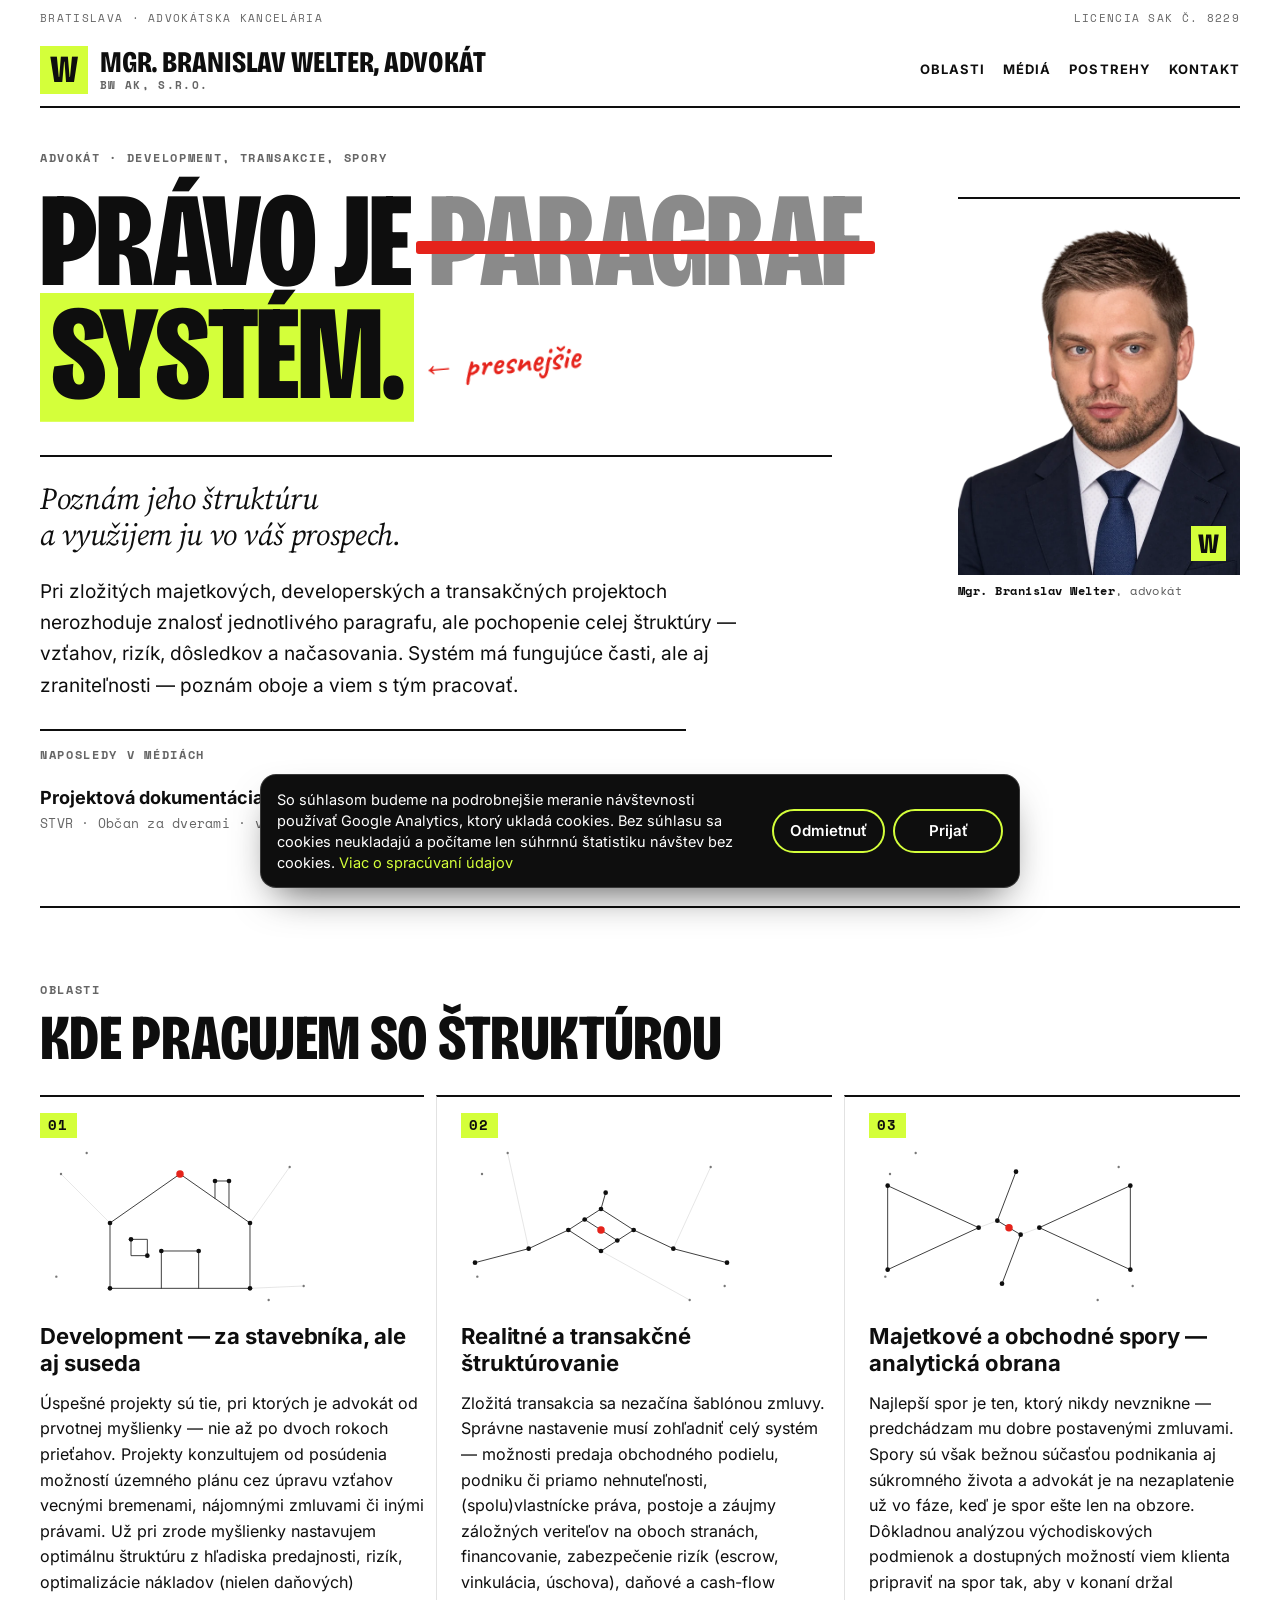
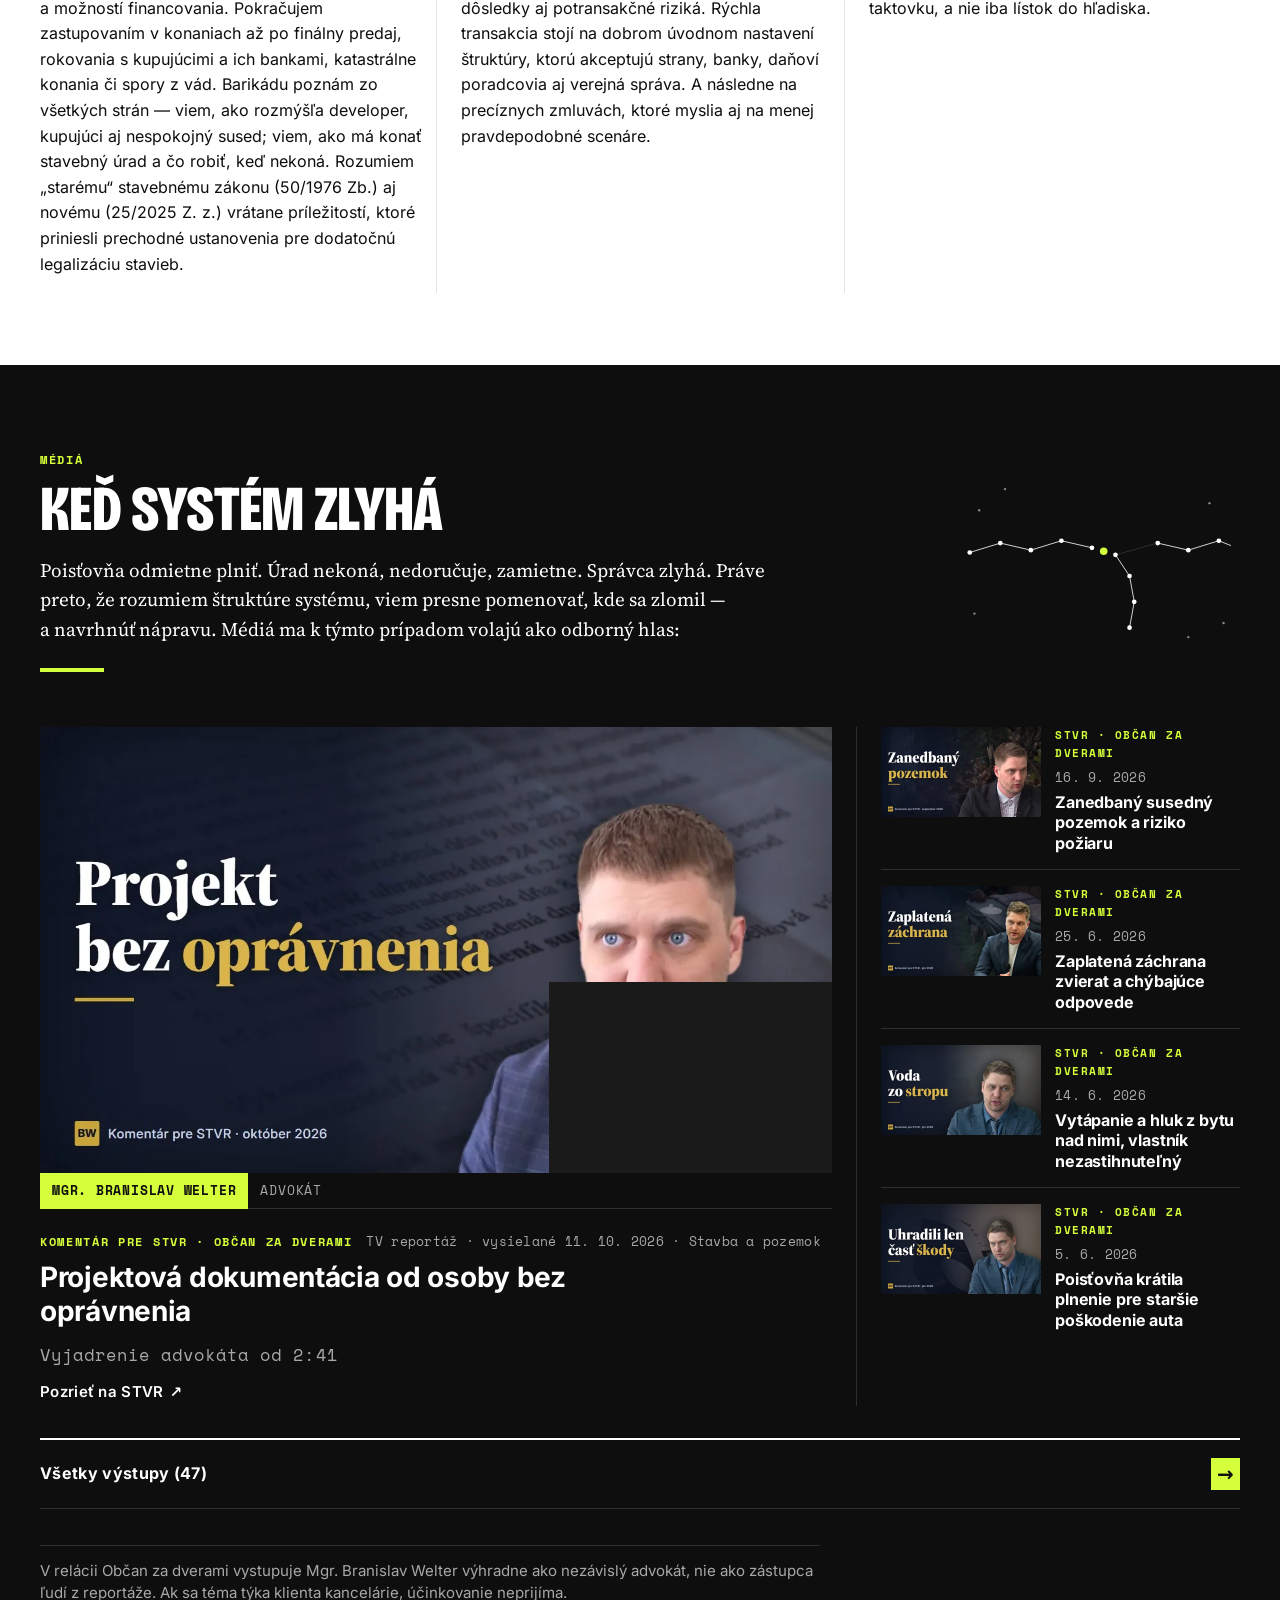
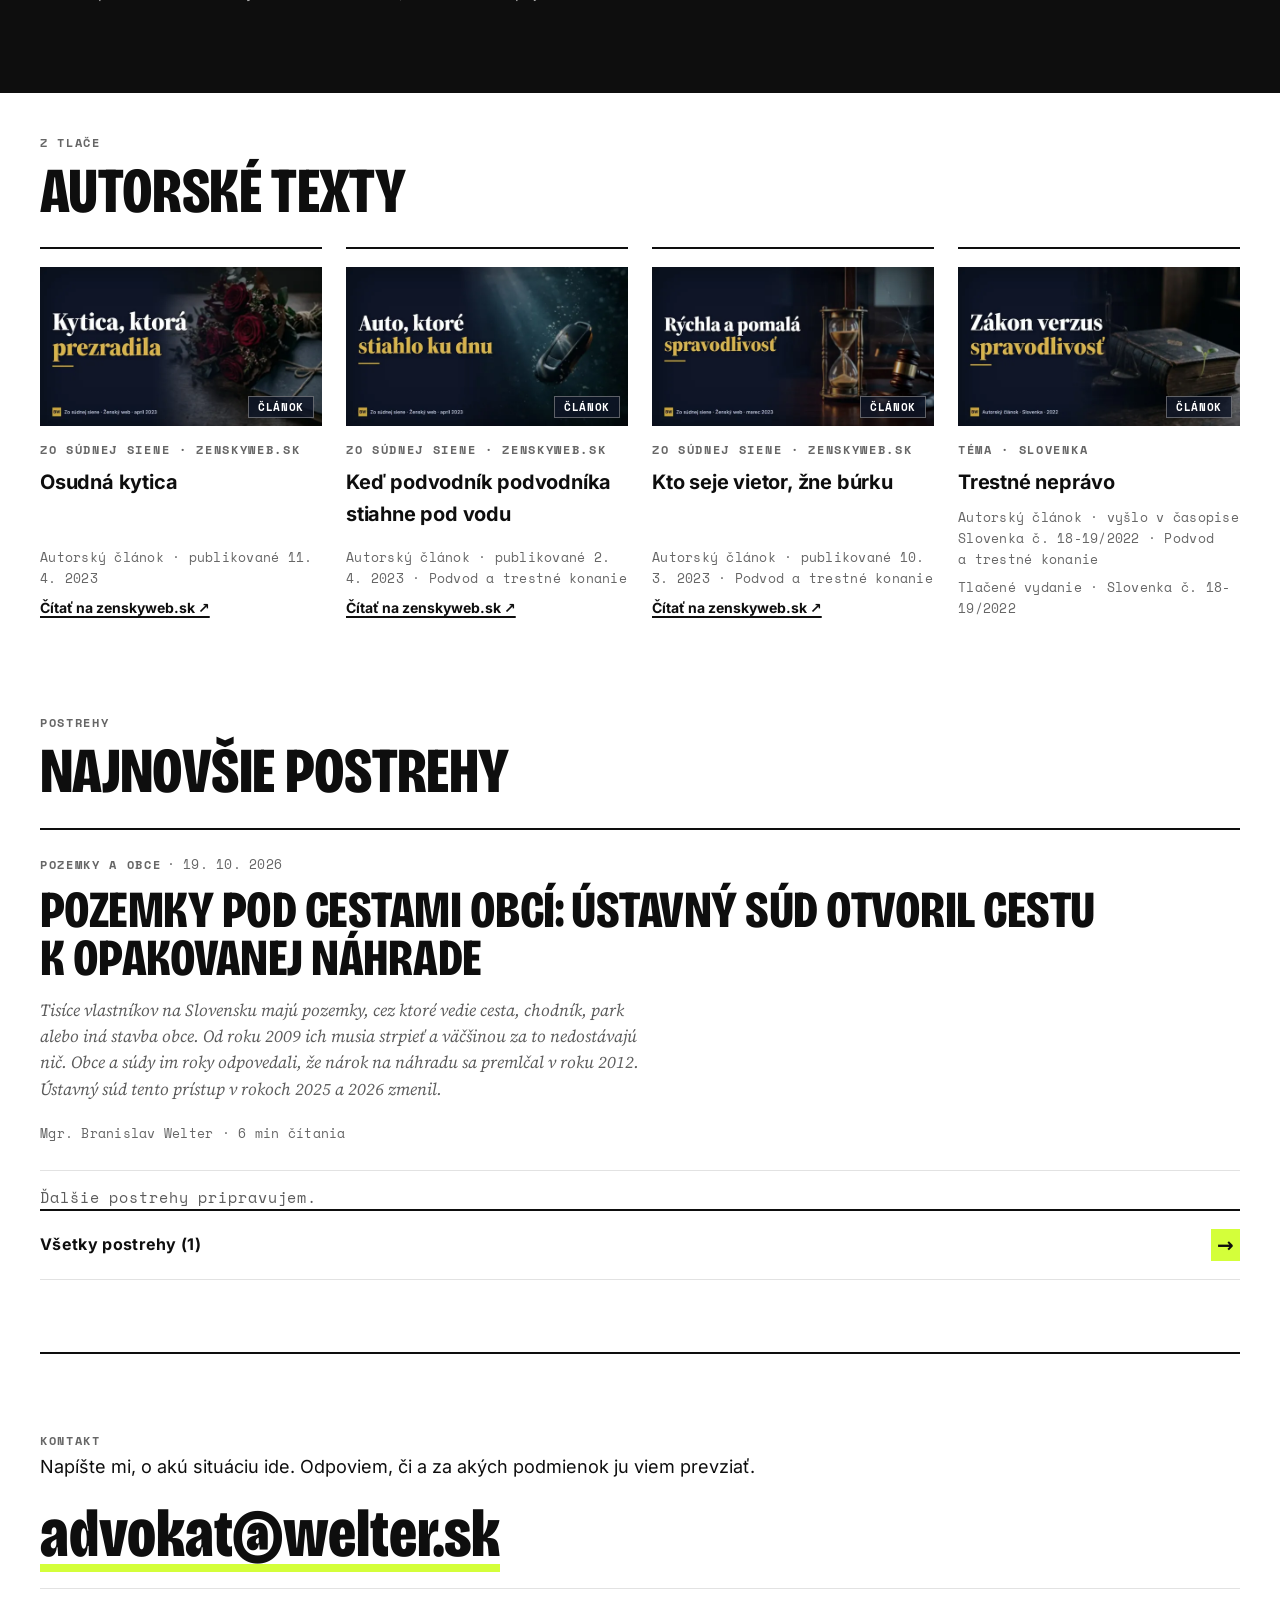
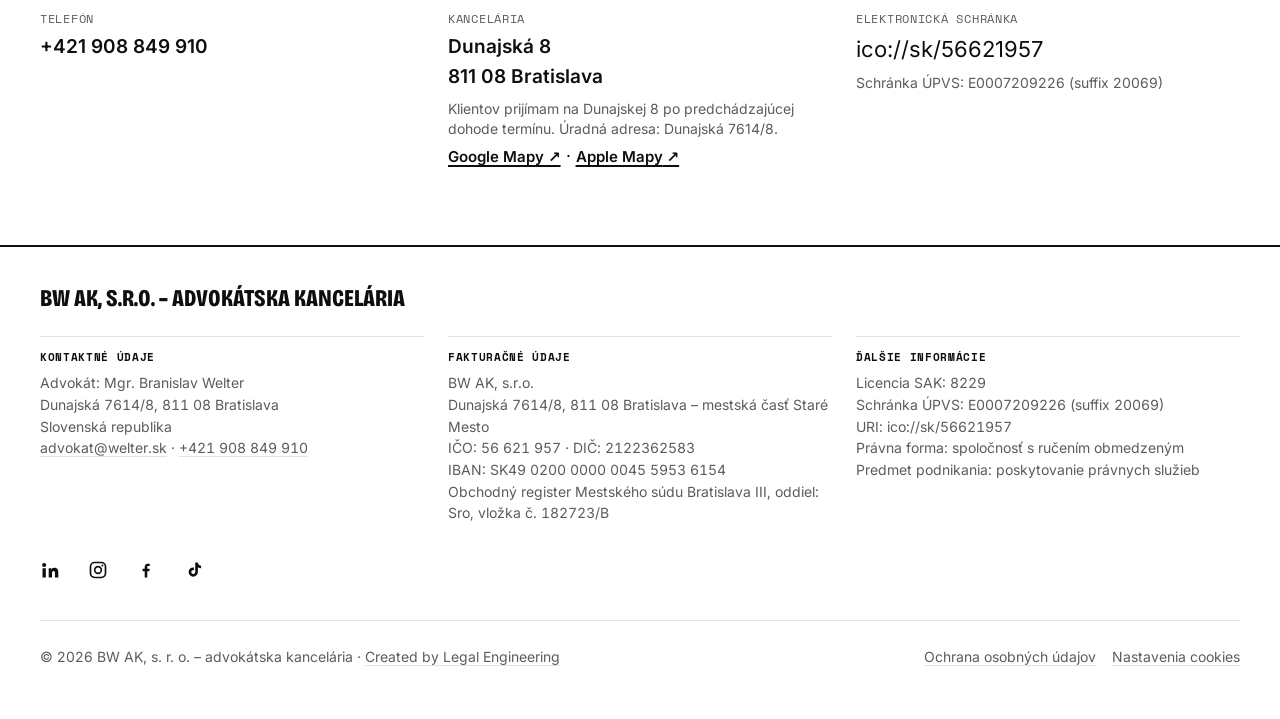
<file: index.html>
<!doctype html>
<html lang="sk">
<head>
<meta charset="utf-8">
<meta name="viewport" content="width=device-width, initial-scale=1">
<title>Mgr. Branislav Welter, advokát – BW AK, s.r.o.</title>
<meta name="description" content="Mgr. Branislav Welter, advokát. Právo je systém. Poznám jeho štruktúru a využijem ju vo váš prospech.">
<link rel="canonical" href="https://www.welter.sk/">
<meta property="og:type" content="website">
<meta property="og:locale" content="sk_SK">
<meta property="og:site_name" content="BW AK, s.r.o. – Mgr. Branislav Welter, advokát">
<meta property="og:title" content="Mgr. Branislav Welter, advokát – BW AK, s.r.o.">
<meta property="og:description" content="Mgr. Branislav Welter, advokát. Právo je systém. Poznám jeho štruktúru a využijem ju vo váš prospech.">
<meta property="og:url" content="https://www.welter.sk/">
<meta property="og:image" content="https://www.welter.sk/img/og/default.png">
<meta property="og:image:width" content="1200">
<meta property="og:image:height" content="630">
<meta name="twitter:card" content="summary_large_image">
<meta name="google-site-verification" content="YuTNLat4l-LSfKZumuhfcNQsMhPYsTXLqkfn867ME5I">
<meta name="theme-color" content="#FFFFFF">
<link rel="preload" href="/assets/fonts/BricolageGrotesque-normal-400-800-latin.woff2" as="font" type="font/woff2" crossorigin>
<link rel="preload" href="/assets/fonts/BricolageGrotesque-normal-400-800-latin-ext.woff2" as="font" type="font/woff2" crossorigin>
<link rel="preload" href="/assets/fonts/Inter-normal-400-latin.woff2" as="font" type="font/woff2" crossorigin>
<link rel="stylesheet" href="/assets/css/fonts.css">
<link rel="stylesheet" href="/assets/css/site.css">
<link rel="icon" href="/favicon.svg" type="image/svg+xml">
<link rel="alternate" type="application/rss+xml" title="Postrehy – welter.sk" href="/feed.xml">
<script type="application/ld+json">{"@context":"https://schema.org","@graph":[{"@type":"LegalService","@id":"https://www.welter.sk/#organization","sameAs":["https://www.linkedin.com/in/advokat-welter","https://www.instagram.com/advokat.welter","https://www.facebook.com/advokat.welter","https://www.tiktok.com/@advokat.welter"],"name":"BW AK, s.r.o.","legalName":"BW AK, s.r.o.","alternateName":"Advokátska kancelária Welter","description":"Mgr. Branislav Welter, advokát. Právo je systém. Poznám jeho štruktúru a využijem ju vo váš prospech.","url":"https://www.welter.sk/","telephone":"+421908849910","email":"advokat@welter.sk","image":"https://www.welter.sk/img/og/default.png","address":{"@type":"PostalAddress","streetAddress":"Dunajská 7614/8","addressLocality":"Bratislava","postalCode":"811 08","addressCountry":"SK"},"geo":{"@type":"GeoCoordinates","latitude":48.1445086,"longitude":17.1149464},"hasMap":"https://www.google.com/maps/place/Dunajsk%C3%A1+8/@48.1445086,17.1149464,19z/data=!4m7!3m6!1s0x476c8943e3603dc7:0x4184066fa842aa5f!4b1!8m2!3d48.1445086!4d17.1149464!16s%2Fg%2F11rp450kx6","areaServed":"SK","priceRange":"na dohodu","identifier":{"@type":"PropertyValue","name":"IČO","propertyID":"ICO","value":"56621957"},"knowsAbout":["Development","Realitné a transakčné štruktúrovanie","Majetkové a obchodné spory"],"employee":{"@id":"https://www.welter.sk/#branislav-welter"},"founder":{"@id":"https://www.welter.sk/#branislav-welter"}},{"@type":"Person","@id":"https://www.welter.sk/#branislav-welter","sameAs":["https://www.linkedin.com/in/advokat-welter","https://www.instagram.com/advokat.welter","https://www.facebook.com/advokat.welter","https://www.tiktok.com/@advokat.welter"],"name":"Mgr. Branislav Welter","honorificPrefix":"Mgr.","givenName":"Branislav","familyName":"Welter","jobTitle":"advokát","worksFor":{"@id":"https://www.welter.sk/#organization"},"url":"https://www.welter.sk/","memberOf":{"@type":"Organization","name":"Slovenská advokátska komora","url":"https://www.sak.sk/"},"identifier":{"@type":"PropertyValue","name":"Licencia SAK","propertyID":"SAK","value":"8229"},"subjectOf":[{"@id":"https://www.welter.sk/media/#stvr-2026-10-11-projekty-bez-opravnenia"},{"@id":"https://www.welter.sk/media/#stvr-2026-09-16-zanedbany-pozemok"},{"@id":"https://www.welter.sk/media/#stvr-2026-06-25-zachrana-maciek"},{"@id":"https://www.welter.sk/media/#stvr-2026-06-14-vytapanie-susedia"},{"@id":"https://www.welter.sk/media/#stvr-2026-04-15-auto-poskodene-skodova-udalost"},{"@id":"https://www.welter.sk/media/#stvr-2026-04-24-amnestia-chatka"},{"@id":"https://www.welter.sk/media/#stvr-2026-03-29-predrazene-revizie"},{"@id":"https://www.welter.sk/media/#stvr-2026-03-21-banovce-dodavka-poistovna"},{"@id":"https://www.welter.sk/media/#stvr-2026-02-27-nahrobne-kamene-trencin"},{"@id":"https://www.welter.sk/media/#stvr-2026-02-08-samozvani-revizni-technici"},{"@id":"https://www.welter.sk/media/#stvr-2025-12-07-poplatok-za-odpad"},{"@id":"https://www.welter.sk/media/#stvr-2025-09-19-reklamacia-dovolenka"},{"@id":"https://www.welter.sk/media/#stvr-2025-10-26-vodomer-platba-za-vodu"},{"@id":"https://www.welter.sk/media/#stvr-2025-10-dunajska-luzna-autolakovna"},{"@id":"https://www.welter.sk/media/#stvr-2025-09-21-opakovane-poziare-domu"},{"@id":"https://www.welter.sk/media/#stvr-2025-06-22-zbierky-darcovia"},{"@id":"https://www.welter.sk/media/#stvr-2025-06-01-zamietnute-prispevky"},{"@id":"https://www.welter.sk/media/#stvr-2025-05-25-fond-oprav-spravca"},{"@id":"https://www.welter.sk/media/#stvr-2025-05-04-socialna-poistovna-dlh"},{"@id":"https://www.welter.sk/media/#stvr-2025-04-06-reklamacia-telefonu"},{"@id":"https://www.welter.sk/media/#stvr-2025-03-23-neplatiaci-najomnici"},{"@id":"https://www.welter.sk/media/#stvr-2025-03-02-eshop-nedodany-tovar"},{"@id":"https://www.welter.sk/media/#stvr-2025-02-09-zumpa-sused"},{"@id":"https://www.welter.sk/media/#stvr-2025-01-19-zruseny-festival"},{"@id":"https://www.welter.sk/media/#stvr-2024-12-15-ukradnute-auto-lizing"},{"@id":"https://www.welter.sk/media/#stvr-2024-12-01-podvod-uspory-banka"},{"@id":"https://www.welter.sk/media/#stvr-2024-11-07-havarijna-cesta"},{"@id":"https://www.welter.sk/media/#stvr-2024-10-26-rozkopana-cesta"},{"@id":"https://www.welter.sk/media/#rtvs-2024-09-24-inzerat-zneuzita-identita"},{"@id":"https://www.welter.sk/media/#rtvs-2024-06-17-rucenie-dom"},{"@id":"https://www.welter.sk/media/#rtvs-2024-05-26-sikana-na-pracovisku"},{"@id":"https://www.welter.sk/media/#rtvs-2024-05-12-pad-pocas-operacie"},{"@id":"https://www.welter.sk/media/#rtvs-2024-03-24-smetisko-bratislava-rukojemnici"},{"@id":"https://www.welter.sk/media/#rtvs-2024-02-28-ucelove-manzelstvo"},{"@id":"https://www.welter.sk/media/#rtvs-2024-01-14-nevyvazena-zmluva-dom"},{"@id":"https://www.welter.sk/media/#rtvs-2023-12-03-namiesto-studenej-vlazna-voda"},{"@id":"https://www.welter.sk/media/#rtvs-2023-11-04-zakon-mimovladne-organizacie"},{"@id":"https://www.welter.sk/media/#rtvs-2023-11-01-agresivny-pes"},{"@id":"https://www.welter.sk/media/#zenskyweb-2023-02-02-ruka-podava-ruze"},{"@id":"https://www.welter.sk/media/#zenskyweb-2023-01-26-podvodnik-pod-vodu"},{"@id":"https://www.welter.sk/media/#zenskyweb-2023-03-10-kto-do-teba-granatom"},{"@id":"https://www.welter.sk/media/#zenskyweb-2023-01-12-dlho-dlzny-dlznik"},{"@id":"https://www.welter.sk/media/#zenskyweb-2023-01-02-z-porodnej-saly"},{"@id":"https://www.welter.sk/media/#slovenka-2022-trestne-nepravo"},{"@id":"https://www.welter.sk/media/#slovenka-2022-diskriminacia-veku"},{"@id":"https://www.welter.sk/media/#slovenka-2022-mozem-deti-vydedit"},{"@id":"https://www.welter.sk/media/#emma-2021-02-podnikanie-byrokracia"}],"image":"https://www.welter.sk/img/portret.jpg"},{"@type":"WebSite","@id":"https://www.welter.sk/#website","name":"welter.sk","url":"https://www.welter.sk/","inLanguage":"sk","publisher":{"@id":"https://www.welter.sk/#organization"}},{"@type":"WebPage","@id":"https://www.welter.sk/#webpage","url":"https://www.welter.sk/","name":"Mgr. Branislav Welter, advokát – BW AK, s.r.o.","isPartOf":{"@id":"https://www.welter.sk/#website"},"about":{"@id":"https://www.welter.sk/#organization"},"inLanguage":"sk"}]}</script>
<script>
window.CONSENT_CFG={key:'welter_consent_v1',ga:/(^|\.)welter\.sk$/.test(location.hostname)?'G-4FHE8V2S4T':''};
window.dataLayer=window.dataLayer||[];function gtag(){dataLayer.push(arguments);}
gtag('consent','default',{ad_storage:'denied',ad_user_data:'denied',ad_personalization:'denied',analytics_storage:'denied',functionality_storage:'denied',personalization_storage:'denied',security_storage:'granted',wait_for_update:500});
gtag('set','ads_data_redaction',true);
try{if(localStorage.getItem(CONSENT_CFG.key)==='granted')gtag('consent','update',{analytics_storage:'granted'});}catch(e){}
gtag('js',new Date());
gtag('config','G-4FHE8V2S4T',{allow_google_signals:false,allow_ad_personalization_signals:false});
</script>
</head>
<body>
<a class="skip" href="#obsah">Preskočiť na obsah</a>
<header class="masthead">
 <div class="wrap">
  <div class="dateline"><span>Bratislava · Advokátska kancelária</span><span>Licencia SAK č. 8229</span></div>
  <div class="masthead__bar">
   <a class="brand" href="/"><span class="wb" aria-hidden="true">W</span><span><span class="brand__name">Mgr. Branislav Welter, advokát</span><span class="brand__firm">BW AK, s.r.o.</span></span></a>
   <nav class="nav" aria-label="Hlavná navigácia"><ul><li><a href="/#services">Oblasti</a></li><li><a href="/media/">Médiá</a></li><li><a href="/postrehy/">Postrehy</a></li><li><a href="/#contact">Kontakt</a></li></ul></nav>
  </div>
 </div>
</header>

<main id="obsah">
<section class="hero" aria-labelledby="hero-h">
 <div class="wrap grid">
  <span class="kicker">Advokát · Development, transakcie, spory</span>
  <h1 class="hero__h1" id="hero-h">Právo je <span class="st" aria-hidden="true">paragraf</span> <span class="mk">systém.</span><span class="hand" aria-hidden="true">← presnejšie</span></h1>
  <div class="hero__text">
   <h2 class="hero__sub">Poznám jeho štruktúru a&nbsp;využijem ju vo váš prospech.</h2>
   <p class="hero__lede">Pri zložitých majetkových, developerských a&nbsp;transakčných projektoch nerozhoduje znalosť jednotlivého paragrafu, ale pochopenie celej štruktúry — vzťahov, rizík, dôsledkov a&nbsp;načasovania. Systém má fungujúce časti, ale aj zraniteľnosti — poznám oboje a&nbsp;viem s&nbsp;tým pracovať.</p>
   <a class="hero__latest" href="/media/#stvr-2026-10-11-projekty-bez-opravnenia"><span class="kicker">Naposledy v&nbsp;médiách</span><span class="hero__latest-t"><span class="u">Projektová dokumentácia od osoby bez oprávnenia</span></span><span class="meta">STVR · Občan za dverami · vysielané <time datetime="2026-10-11">11. 10. 2026</time></span></a>
  </div>
  <figure class="portrait">
   <picture><source type="image/webp" srcset="/img/portret-640.webp 640w, /img/portret.webp 1120w" sizes="(min-width: 900px) 300px, 340px"><img src="/img/portret.jpg" width="1120" height="1400" alt="Mgr. Branislav Welter, advokát" fetchpriority="high" decoding="async"></picture>
   <figcaption><strong>Mgr. Branislav Welter</strong>, advokát</figcaption>
  </figure>
 </div>
</section>

<div class="wrap"><hr class="rule rule--ink"></div>

<section class="section" id="services" aria-labelledby="oblasti-h">
 <div class="wrap">
  <div class="section__head"><div><span class="kicker">Oblasti</span><h2 class="h2" id="oblasti-h">Kde pracujem so štruktúrou</h2></div></div>
  <div class="areas">
   <article class="area">
    <div class="area__top"><span class="area__num" aria-hidden="true">01</span></div>
    <div class="area__fig"><svg viewBox="0 0 240 140" aria-hidden="true" focusable="false"><g fill="none" stroke="#0E0E0E" stroke-width="0.8" stroke-linejoin="round" stroke-linecap="round" opacity=".85"><polyline points="60,122 60,66 120,24 180,66 180,122 60,122"/><polyline points="104,122 104,90 136,90 136,122"/><polyline points="150,45 150,30 162,30 162,53"/><polyline points="78,80 92,80 92,94 78,94 78,80"/></g><g fill="none" stroke="#DCDCDC" stroke-width="0.6"><line x1="18" y1="24" x2="60" y2="66"/><line x1="214" y1="18" x2="180" y2="66"/><line x1="226" y1="120" x2="180" y2="122"/></g><g fill="#0E0E0E"><circle cx="60" cy="122" r="2"/><circle cx="60" cy="66" r="2"/><circle cx="120" cy="24" r="2"/><circle cx="180" cy="66" r="2"/><circle cx="180" cy="122" r="2"/><circle cx="104" cy="90" r="2"/><circle cx="136" cy="90" r="2"/><circle cx="150" cy="30" r="2"/><circle cx="162" cy="30" r="2"/><circle cx="78" cy="80" r="2"/><circle cx="92" cy="94" r="2"/></g><circle cx="120" cy="24" r="3.2" fill="#E5231B"/><g fill="#777777"><circle cx="18" cy="24" r="1"/><circle cx="214" cy="18" r="1"/><circle cx="226" cy="120" r="1"/><circle cx="14" cy="112" r="1"/><circle cx="196" cy="132" r="1"/><circle cx="40" cy="6" r="1"/></g></svg></div>
    <h3>Development — za stavebníka, ale aj suseda</h3>
    <p>Úspešné projekty sú tie, pri ktorých je advokát od prvotnej myšlienky — nie až po dvoch rokoch prieťahov. Projekty konzultujem od posúdenia možností územného plánu cez úpravu vzťahov vecnými bremenami, nájomnými zmluvami či inými právami. Už pri zrode myšlienky nastavujem optimálnu štruktúru z&nbsp;hľadiska predajnosti, rizík, optimalizácie nákladov (nielen daňových) a&nbsp;možností financovania. Pokračujem zastupovaním v&nbsp;konaniach až po finálny predaj, rokovania s&nbsp;kupujúcimi a&nbsp;ich bankami, katastrálne konania či spory z&nbsp;vád. Barikádu poznám zo všetkých strán — viem, ako rozmýšľa developer, kupujúci aj nespokojný sused; viem, ako má konať stavebný úrad a&nbsp;čo robiť, keď nekoná. Rozumiem „starému“ stavebnému zákonu (50/1976 Zb.) aj novému (25/2025 Z. z.) vrátane príležitostí, ktoré priniesli prechodné ustanovenia pre dodatočnú legalizáciu stavieb.</p>
   </article>
   <article class="area">
    <div class="area__top"><span class="area__num" aria-hidden="true">02</span></div>
    <div class="area__fig"><svg viewBox="0 0 240 140" aria-hidden="true" focusable="false"><g fill="none" stroke="#0E0E0E" stroke-width="0.8" stroke-linejoin="round" stroke-linecap="round" opacity=".85"><polyline points="12,100 58,88 92,72"/><polyline points="228,100 182,88 148,72"/><polyline points="92,72 120,54 148,72 120,90 92,72"/><polyline points="106,63 134,81"/><polyline points="120,54 124,40"/></g><g fill="none" stroke="#DCDCDC" stroke-width="0.6"><line x1="40" y1="6" x2="58" y2="88"/><line x1="214" y1="18" x2="182" y2="88"/><line x1="196" y1="132" x2="120" y2="90"/></g><g fill="#0E0E0E"><circle cx="12" cy="100" r="2"/><circle cx="58" cy="88" r="2"/><circle cx="92" cy="72" r="2"/><circle cx="228" cy="100" r="2"/><circle cx="182" cy="88" r="2"/><circle cx="148" cy="72" r="2"/><circle cx="120" cy="54" r="2"/><circle cx="120" cy="90" r="2"/><circle cx="106" cy="63" r="2"/><circle cx="134" cy="81" r="2"/><circle cx="124" cy="40" r="2"/></g><circle cx="120" cy="72" r="3.2" fill="#E5231B"/><g fill="#777777"><circle cx="18" cy="24" r="1"/><circle cx="214" cy="18" r="1"/><circle cx="226" cy="120" r="1"/><circle cx="14" cy="112" r="1"/><circle cx="196" cy="132" r="1"/><circle cx="40" cy="6" r="1"/></g></svg></div>
    <h3>Realitné a&nbsp;transakčné štruktúrovanie</h3>
    <p>Zložitá transakcia sa nezačína šablónou zmluvy. Správne nastavenie musí zohľadniť celý systém — možnosti predaja obchodného podielu, podniku či priamo nehnuteľnosti, (spolu)vlastnícke práva, postoje a&nbsp;záujmy záložných veriteľov na oboch stranách, financovanie, zabezpečenie rizík (escrow, vinkulácia, úschova), daňové a&nbsp;cash-flow dôsledky aj potransakčné riziká. Rýchla transakcia stojí na dobrom úvodnom nastavení štruktúry, ktorú akceptujú strany, banky, daňoví poradcovia aj verejná správa. A&nbsp;následne na precíznych zmluvách, ktoré myslia aj na menej pravdepodobné scenáre.</p>
   </article>
   <article class="area">
    <div class="area__top"><span class="area__num" aria-hidden="true">03</span></div>
    <div class="area__fig"><svg viewBox="0 0 240 140" aria-hidden="true" focusable="false"><g fill="none" stroke="#0E0E0E" stroke-width="0.8" stroke-linejoin="round" stroke-linecap="round" opacity=".85"><polyline points="16,34 94,70 16,106"/><polyline points="224,34 146,70 224,106"/><polyline points="126,22 110,64 130,76 114,118"/><polyline points="16,34 16,106"/><polyline points="224,34 224,106"/></g><g fill="none" stroke="#DCDCDC" stroke-width="0.6"><line x1="94" y1="70" x2="110" y2="64"/><line x1="146" y1="70" x2="130" y2="76"/></g><g fill="#0E0E0E"><circle cx="16" cy="34" r="2"/><circle cx="94" cy="70" r="2"/><circle cx="16" cy="106" r="2"/><circle cx="224" cy="34" r="2"/><circle cx="146" cy="70" r="2"/><circle cx="224" cy="106" r="2"/><circle cx="126" cy="22" r="2"/><circle cx="110" cy="64" r="2"/><circle cx="130" cy="76" r="2"/><circle cx="114" cy="118" r="2"/></g><circle cx="120" cy="70" r="3.2" fill="#E5231B"/><g fill="#777777"><circle cx="18" cy="24" r="1"/><circle cx="214" cy="18" r="1"/><circle cx="226" cy="120" r="1"/><circle cx="14" cy="112" r="1"/><circle cx="196" cy="132" r="1"/><circle cx="40" cy="6" r="1"/></g></svg></div>
    <h3>Majetkové a&nbsp;obchodné spory — analytická obrana</h3>
    <p>Najlepší spor je ten, ktorý nikdy nevznikne — predchádzam mu dobre postavenými zmluvami. Spory sú však bežnou súčasťou podnikania aj súkromného života a&nbsp;advokát je na nezaplatenie už vo fáze, keď je spor ešte len na obzore. Dôkladnou analýzou východiskových podmienok a&nbsp;dostupných možností viem klienta pripraviť na spor tak, aby v&nbsp;konaní držal taktovku, a&nbsp;nie iba lístok do hľadiska.</p>
   </article>
  </div>
 </div>
</section>

<section class="night" id="media" aria-labelledby="media-h">
 <div class="wrap">
  <div class="night__head"><div>
   <span class="kicker">Médiá</span>
   <h2 class="h2" id="media-h">Keď systém zlyhá</h2>
   <p class="night__intro">Poisťovňa odmietne plniť. Úrad nekoná, nedoručuje, zamietne. Správca zlyhá. Práve preto, že rozumiem štruktúre systému, viem presne pomenovať, kde sa zlomil — a&nbsp;navrhnúť nápravu. Médiá ma k&nbsp;týmto prípadom volajú ako odborný hlas:</p>
  </div><div class="night__fig"><svg viewBox="0 0 240 140" aria-hidden="true" focusable="false"><g fill="none" stroke="#FFFFFF" stroke-width="0.8" stroke-linejoin="round" stroke-linecap="round" opacity=".85"><polyline points="10,60 36,52 62,58 88,50 114,56"/><polyline points="134,62 146,80 150,102 146,124"/><polyline points="170,52 196,58 222,50 232,54"/></g><g fill="none" stroke="#3A3A3A" stroke-width="0.6"><line x1="134" y1="62" x2="170" y2="52"/></g><g fill="#FFFFFF"><circle cx="10" cy="60" r="2"/><circle cx="36" cy="52" r="2"/><circle cx="62" cy="58" r="2"/><circle cx="88" cy="50" r="2"/><circle cx="114" cy="56" r="2"/><circle cx="134" cy="62" r="2"/><circle cx="146" cy="80" r="2"/><circle cx="150" cy="102" r="2"/><circle cx="146" cy="124" r="2"/><circle cx="170" cy="52" r="2"/><circle cx="196" cy="58" r="2"/><circle cx="222" cy="50" r="2"/></g><circle cx="124" cy="59" r="3.2" fill="#D4FF3A"/><g fill="#8A8A8A"><circle cx="18" cy="24" r="1"/><circle cx="214" cy="18" r="1"/><circle cx="226" cy="120" r="1"/><circle cx="14" cy="112" r="1"/><circle cx="196" cy="132" r="1"/><circle cx="40" cy="6" r="1"/></g></svg></div></div>
  <div class="media-grid">
   <article class="lead-card" id="vystup-hlavny">
    <a class="cover" href="https://spravy.stvr.sk/2026/10/za-projekty-zaplatili-stavat-podla-nich-nemohli-zivnostnicka-uvadzala-ako-projektanta-zosnuleho-otca/" target="_blank" rel="noopener" tabindex="-1" aria-hidden="true" data-media-out><span class="thumb"><picture><source type="image/webp" srcset="/img/media/stvr/stvr-2026-10-11-projekty-bez-opravnenia-640.webp 640w, /img/media/stvr/stvr-2026-10-11-projekty-bez-opravnenia.webp 1280w" sizes="(min-width: 1000px) 780px, 100vw"><img src="/img/media/stvr/stvr-2026-10-11-projekty-bez-opravnenia.jpg" width="1280" height="720" alt="Náhľad reportáže s titulkom „Projekt bez oprávnenia“: Mgr. Branislav Welter v relácii Občan za dverami, STVR, 11. 10. 2026" loading="lazy" decoding="async"></picture><span class="play" aria-hidden="true"><svg viewBox="0 0 10 12" focusable="false"><path d="M0 0l10 6-10 6z"/></svg></span></span></a>
    <span class="lower-third" aria-hidden="true"><b>Mgr. Branislav Welter</b><span>advokát</span></span>
    <div class="lead-card__body">
     <div class="lead-card__kick"><span class="kicker">Komentár pre STVR · Občan za dverami</span><span class="meta">TV reportáž · vysielané <time datetime="2026-10-11">11. 10. 2026</time> · Stavba a&nbsp;pozemok</span> <span class="tag tag--new" data-new="2026-10-11" hidden>Nové</span></div>
     <h3 class="lead-card__t"><a href="https://spravy.stvr.sk/2026/10/za-projekty-zaplatili-stavat-podla-nich-nemohli-zivnostnicka-uvadzala-ako-projektanta-zosnuleho-otca/" target="_blank" rel="noopener" data-media-out><span class="u">Projektová dokumentácia od osoby bez oprávnenia</span><span class="sr-only"> (otvorí sa v&nbsp;novom okne)</span></a></h3>
     <p class="ctxline">Vyjadrenie advokáta od 2:41</p>
     <a class="ext" href="https://spravy.stvr.sk/2026/10/za-projekty-zaplatili-stavat-podla-nich-nemohli-zivnostnicka-uvadzala-ako-projektanta-zosnuleho-otca/" target="_blank" rel="noopener" data-media-out><span class="u">Pozrieť na STVR</span> <span aria-hidden="true">↗</span><span class="sr-only"> (otvorí sa v&nbsp;novom okne)</span></a>
    </div>
   </article>
   <div class="side-list">
    <h3 class="sr-only">Ďalšie výstupy</h3>
    <ol>
     <li><a class="side-item" href="https://spravy.stvr.sk/2026/09/pani-annu-trapi-susedov-zanedbany-pozemok-nepokoseny-porast-zvysuje-aj-riziko-poziarov/" target="_blank" rel="noopener" data-media-out>
      <span class="thumb"><picture><source type="image/webp" srcset="/img/media/stvr/stvr-2026-09-16-zanedbany-pozemok-640.webp 640w, /img/media/stvr/stvr-2026-09-16-zanedbany-pozemok.webp 1280w" sizes="160px"><img src="/img/media/stvr/stvr-2026-09-16-zanedbany-pozemok.jpg" width="1280" height="720" alt="Náhľad reportáže s titulkom „Zanedbaný pozemok“: Mgr. Branislav Welter v relácii Občan za dverami, STVR, 16. 9. 2026" loading="lazy" decoding="async"></picture><span class="play play--sm" aria-hidden="true"><svg viewBox="0 0 10 12" focusable="false"><path d="M0 0l10 6-10 6z"/></svg></span></span>
      <div><span class="kicker">STVR · Občan za dverami</span>
       <span class="meta"><time datetime="2026-09-16">16. 9. 2026</time> <span class="tag tag--new" data-new="2026-09-16" hidden>Nové</span></span>
       <h4><span class="u">Zanedbaný susedný pozemok a&nbsp;riziko požiaru</span></h4><span class="sr-only"> (otvorí sa v&nbsp;novom okne)</span></div>
     </a></li>
     <li><a class="side-item" href="https://spravy.stvr.sk/2026/06/za-zachranu-maciek-zaplatila-tisicky-eur-o-tri-roky-neskor-pani-gayane-marne-patra-po-zvieratach-aj-odpovediach/" target="_blank" rel="noopener" data-media-out>
      <span class="thumb"><picture><source type="image/webp" srcset="/img/media/stvr/stvr-2026-06-25-zachrana-maciek-640.webp 640w, /img/media/stvr/stvr-2026-06-25-zachrana-maciek.webp 1280w" sizes="160px"><img src="/img/media/stvr/stvr-2026-06-25-zachrana-maciek.jpg" width="1280" height="720" alt="Náhľad reportáže s titulkom „Zaplatená záchrana“: Mgr. Branislav Welter v relácii Občan za dverami, STVR, 25. 6. 2026" loading="lazy" decoding="async"></picture><span class="play play--sm" aria-hidden="true"><svg viewBox="0 0 10 12" focusable="false"><path d="M0 0l10 6-10 6z"/></svg></span></span>
      <div><span class="kicker">STVR · Občan za dverami</span>
       <span class="meta"><time datetime="2026-06-25">25. 6. 2026</time> <span class="tag tag--new" data-new="2026-06-25" hidden>Nové</span></span>
       <h4><span class="u">Zaplatená záchrana zvierat a&nbsp;chýbajúce odpovede</span></h4><span class="sr-only"> (otvorí sa v&nbsp;novom okne)</span></div>
     </a></li>
     <li><a class="side-item" href="https://spravy.stvr.sk/2026/06/rodine-z-trnavy-vytapanim-a-hlukom-strpcuju-zivot-susedia-nad-nimi-majitela-bytu-sa-marne-snazia-dopatrat/" target="_blank" rel="noopener" data-media-out>
      <span class="thumb"><picture><source type="image/webp" srcset="/img/media/stvr/stvr-2026-06-14-vytapanie-susedia-640.webp 640w, /img/media/stvr/stvr-2026-06-14-vytapanie-susedia.webp 1280w" sizes="160px"><img src="/img/media/stvr/stvr-2026-06-14-vytapanie-susedia.jpg" width="1280" height="720" alt="Náhľad reportáže s titulkom „Voda zo stropu“: Mgr. Branislav Welter v relácii Občan za dverami, STVR, 14. 6. 2026" loading="lazy" decoding="async"></picture><span class="play play--sm" aria-hidden="true"><svg viewBox="0 0 10 12" focusable="false"><path d="M0 0l10 6-10 6z"/></svg></span></span>
      <div><span class="kicker">STVR · Občan za dverami</span>
       <span class="meta"><time datetime="2026-06-14">14. 6. 2026</time> <span class="tag tag--new" data-new="2026-06-14" hidden>Nové</span></span>
       <h4><span class="u">Vytápanie a&nbsp;hluk z&nbsp;bytu nad nimi, vlastník nezastihnuteľný</span></h4><span class="sr-only"> (otvorí sa v&nbsp;novom okne)</span></div>
     </a></li>
     <li><a class="side-item" href="https://spravy.stvr.sk/2026/06/nehodu-nezavinil-napriek-tomu-mu-uhradili-len-cast-skody-starsi-skrabanec-si-musel-opravit-zo-svojho/" target="_blank" rel="noopener" data-media-out>
      <span class="thumb"><picture><source type="image/webp" srcset="/img/media/stvr/stvr-2026-04-15-auto-poskodene-skodova-udalost-640.webp 640w, /img/media/stvr/stvr-2026-04-15-auto-poskodene-skodova-udalost.webp 1280w" sizes="160px"><img src="/img/media/stvr/stvr-2026-04-15-auto-poskodene-skodova-udalost.jpg" width="1280" height="720" alt="Náhľad reportáže s titulkom „Uhradili len časť škody“: Mgr. Branislav Welter v relácii Občan za dverami, STVR, 5. 6. 2026" loading="lazy" decoding="async"></picture><span class="play play--sm" aria-hidden="true"><svg viewBox="0 0 10 12" focusable="false"><path d="M0 0l10 6-10 6z"/></svg></span></span>
      <div><span class="kicker">STVR · Občan za dverami</span>
       <span class="meta"><time datetime="2026-06-05">5. 6. 2026</time> <span class="tag tag--new" data-new="2026-06-05" hidden>Nové</span></span>
       <h4><span class="u">Poisťovňa krátila plnenie pre staršie poškodenie auta</span></h4><span class="sr-only"> (otvorí sa v&nbsp;novom okne)</span></div>
     </a></li>
    </ol>
   </div>
  </div>
  <a class="all-link" href="/media/"><span class="u">Všetky výstupy (47)</span><span class="arrow" aria-hidden="true">→</span></a>
  <p class="media-note">V&nbsp;relácii Občan za dverami vystupuje Mgr. Branislav Welter výhradne ako nezávislý advokát, nie ako zástupca ľudí z&nbsp;reportáže. Ak sa téma týka klienta kancelárie, účinkovanie neprijíma.</p>
 </div>
</section>

<section class="press" aria-labelledby="press-h">
 <div class="wrap">
  <div class="section__head"><div><span class="kicker">Z&nbsp;tlače</span><h2 class="h2" id="press-h">Autorské texty</h2></div></div>
  <div class="press__grid">
   <a class="paper-card has-thumb" href="https://zenskyweb.sk/advokat-branislav-welter-osudna-kytica/" target="_blank" rel="noopener" data-media-out><span class="thumb thumb--clanok"><picture><source type="image/webp" srcset="/img/media/zenskyweb/2023-02-02-ruka-ruze-640.webp 640w, /img/media/zenskyweb/2023-02-02-ruka-ruze.webp 1280w" sizes="(min-width: 1000px) 300px, (min-width: 640px) 50vw, 100vw"><img src="/img/media/zenskyweb/2023-02-02-ruka-ruze.jpg" width="1280" height="720" alt="Náhľad článku s titulkom „Kytica, ktorá prezradila“: Osudná kytica, zenskyweb.sk, 11. 4. 2023" loading="lazy" decoding="async"></picture><span class="thumb__tag" aria-hidden="true">Článok</span></span>
    <span class="kicker">Zo súdnej siene · zenskyweb.sk</span>
    <h3><span class="u">Osudná kytica</span></h3>
    <span class="meta">Autorský článok · publikované <time datetime="2023-04-11">11. 4. 2023</time></span>
    <span class="read"><span class="u">Čítať na zenskyweb.sk</span> <span aria-hidden="true">↗</span><span class="sr-only"> (otvorí sa v&nbsp;novom okne)</span></span>
   </a>
   <a class="paper-card has-thumb" href="https://zenskyweb.sk/advokat-branislav-welter-ked-podvodnik-podvodnikov-stiahne-pod-vodu/" target="_blank" rel="noopener" data-media-out><span class="thumb thumb--clanok"><picture><source type="image/webp" srcset="/img/media/zenskyweb/2023-01-26-podvodnik-pod-vodu-640.webp 640w, /img/media/zenskyweb/2023-01-26-podvodnik-pod-vodu.webp 1280w" sizes="(min-width: 1000px) 300px, (min-width: 640px) 50vw, 100vw"><img src="/img/media/zenskyweb/2023-01-26-podvodnik-pod-vodu.jpg" width="1280" height="720" alt="Náhľad článku s titulkom „Auto, ktoré stiahlo ku dnu“: Keď podvodník podvodníka stiahne pod vodu, zenskyweb.sk, 2. 4. 2023" loading="lazy" decoding="async"></picture><span class="thumb__tag" aria-hidden="true">Článok</span></span>
    <span class="kicker">Zo súdnej siene · zenskyweb.sk</span>
    <h3><span class="u">Keď podvodník podvodníka stiahne pod vodu</span></h3>
    <span class="meta">Autorský článok · publikované <time datetime="2023-04-02">2. 4. 2023</time> · Podvod a&nbsp;trestné konanie</span>
    <span class="read"><span class="u">Čítať na zenskyweb.sk</span> <span aria-hidden="true">↗</span><span class="sr-only"> (otvorí sa v&nbsp;novom okne)</span></span>
   </a>
   <a class="paper-card has-thumb" href="https://zenskyweb.sk/advokat-branislav-welter-kto-seje-vietor-zne-burku/" target="_blank" rel="noopener" data-media-out><span class="thumb thumb--clanok"><picture><source type="image/webp" srcset="/img/media/zenskyweb/2023-03-10-kto-do-teba-granatom-640.webp 640w, /img/media/zenskyweb/2023-03-10-kto-do-teba-granatom.webp 1280w" sizes="(min-width: 1000px) 300px, (min-width: 640px) 50vw, 100vw"><img src="/img/media/zenskyweb/2023-03-10-kto-do-teba-granatom.jpg" width="1280" height="720" alt="Náhľad článku s titulkom „Rýchla a pomalá spravodlivosť“: Kto seje vietor, žne búrku, zenskyweb.sk, 10. 3. 2023" loading="lazy" decoding="async"></picture><span class="thumb__tag" aria-hidden="true">Článok</span></span>
    <span class="kicker">Zo súdnej siene · zenskyweb.sk</span>
    <h3><span class="u">Kto seje vietor, žne búrku</span></h3>
    <span class="meta">Autorský článok · publikované <time datetime="2023-03-10">10. 3. 2023</time> · Podvod a&nbsp;trestné konanie</span>
    <span class="read"><span class="u">Čítať na zenskyweb.sk</span> <span aria-hidden="true">↗</span><span class="sr-only"> (otvorí sa v&nbsp;novom okne)</span></span>
   </a>
   <div class="paper-card has-thumb"><span class="thumb thumb--clanok"><picture><source type="image/webp" srcset="/img/media/slovenka/2022-trestne-nepravo-640.webp 640w, /img/media/slovenka/2022-trestne-nepravo.webp 1280w" sizes="(min-width: 1000px) 300px, (min-width: 640px) 50vw, 100vw"><img src="/img/media/slovenka/2022-trestne-nepravo.jpg" width="1280" height="720" alt="Náhľad článku s titulkom „Zákon verzus spravodlivosť“: Trestné neprávo, Slovenka, 2022" loading="lazy" decoding="async"></picture><span class="thumb__tag" aria-hidden="true">Článok</span></span>
    <span class="kicker">Téma · Slovenka</span>
    <h3><span class="u">Trestné neprávo</span></h3>
    <span class="meta">Autorský článok · vyšlo v&nbsp;časopise Slovenka č. 18-19/2022 · Podvod a&nbsp;trestné konanie</span>
    <span class="meta">Tlačené vydanie · Slovenka č. 18-19/2022</span>
   </div>
  </div>
 </div>
</section>

<section class="section" id="postrehy" aria-labelledby="postrehy-h">
 <div class="wrap">
  <div class="section__head"><div><span class="kicker">Postrehy</span><h2 class="h2" id="postrehy-h">Najnovšie postrehy</h2></div></div>
  <div class="headlines">
   <article class="hl hl--lead hl--only">
    <span class="kicker">Pozemky a&nbsp;obce</span> <span class="meta">· <time datetime="2026-10-19">19. 10. 2026</time></span>
    <h3><a href="/postrehy/nahrada-za-pozemky-pod-stavbami-obci/"><span class="u">Pozemky pod cestami obcí: Ústavný súd otvoril cestu k&nbsp;opakovanej náhrade</span></a></h3>
    <p class="perex">Tisíce vlastníkov na Slovensku majú pozemky, cez ktoré vedie cesta, chodník, park alebo iná stavba obce. Od roku 2009 ich musia strpieť a&nbsp;väčšinou za to nedostávajú nič. Obce a&nbsp;súdy im roky odpovedali, že nárok na náhradu sa premlčal v&nbsp;roku 2012. Ústavný súd tento prístup v&nbsp;rokoch 2025 a&nbsp;2026 zmenil.</p>
    <span class="meta">Mgr. Branislav Welter · 6 min čítania</span>
   </article>
  </div>
  <p class="upcoming">Ďalšie postrehy pripravujem.</p>
  <a class="all-link" href="/postrehy/"><span class="u">Všetky postrehy (1)</span><span class="arrow" aria-hidden="true">→</span></a>
 </div>
</section>

<div class="wrap"><hr class="rule rule--ink"></div>

<section class="section" id="contact" aria-labelledby="kontakt-h">
 <div class="wrap">
  <span class="kicker">Kontakt</span>
  <h2 class="sr-only" id="kontakt-h">Kontakt</h2>
  <p class="contact__note">Napíšte mi, o&nbsp;akú situáciu ide. Odpoviem, či a&nbsp;za akých podmienok ju viem prevziať.</p>
  <div><a class="contact__mail" href="mailto:advokat@welter.sk">advokat@welter.sk</a></div>
  <div class="contact__row">
   <div><span class="label">Telefón</span><a href="tel:+421908849910">+421&nbsp;908&nbsp;849&nbsp;910</a></div>
   <div><span class="label">Kancelária</span><address>Dunajská 8<br>811 08 Bratislava</address><small>Klientov prijímam na Dunajskej 8 po predchádzajúcej dohode termínu. Úradná adresa: Dunajská 7614/8.</small><a class="maplink" href="https://www.google.com/maps/place/Dunajsk%C3%A1+8/@48.1445086,17.1149464,19z/data=!4m7!3m6!1s0x476c8943e3603dc7:0x4184066fa842aa5f!4b1!8m2!3d48.1445086!4d17.1149464!16s%2Fg%2F11rp450kx6" target="_blank" rel="noopener">Google Mapy<span class="sr-only"> (otvorí sa v&nbsp;novom okne)</span> ↗</a> · <a class="maplink" href="https://maps.apple.com/?ll=48.1445086,17.1149464&amp;q=Dunajsk%C3%A1%208%2C%20811%2008%20Bratislava" target="_blank" rel="noopener">Apple Mapy<span class="sr-only"> (otvorí sa v&nbsp;novom okne)</span> ↗</a></div>
   <div><span class="label">Elektronická schránka</span><span style="font-size:1.375rem">ico://sk/56621957</span><small>Schránka ÚPVS: E0007209226 (suffix 20069)</small></div>
  </div>
 </div>
</section>
</main>
<footer class="footer">
 <div class="wrap">
  <p class="footer__brand">BW AK, s.r.o. – advokátska kancelária</p>
  <dl>
   <div><dt>Kontaktné údaje</dt><dd>Advokát: Mgr. Branislav Welter<br>Dunajská 7614/8, 811 08 Bratislava<br>Slovenská republika<br><a href="mailto:advokat@welter.sk">advokat@welter.sk</a> · <a href="tel:+421908849910">+421&nbsp;908&nbsp;849&nbsp;910</a></dd></div>
   <div><dt>Fakturačné údaje</dt><dd>BW AK, s.r.o.<br>Dunajská 7614/8, 811 08 Bratislava – mestská časť Staré Mesto<br>IČO: 56 621 957 · DIČ: 2122362583<br>IBAN: SK49 0200 0000 0045 5953 6154<br>Obchodný register Mestského súdu Bratislava III, oddiel: Sro, vložka č. 182723/B</dd></div>
   <div><dt>Ďalšie informácie</dt><dd>Licencia SAK: 8229<br>Schránka ÚPVS: E0007209226 (suffix 20069)<br>URI: ico://sk/56621957<br>Právna forma: spoločnosť s&nbsp;ručením obmedzeným<br>Predmet podnikania: poskytovanie právnych služieb</dd></div>
  </dl>
  <nav class="footer__social" aria-label="Sociálne siete"><a href="https://www.linkedin.com/in/advokat-welter" target="_blank" rel="noopener me" aria-label="LinkedIn" title="LinkedIn"><svg viewBox="0 0 24 24" width="20" height="20" aria-hidden="true" focusable="false" fill="currentColor"><path d="M4.98 3.5a2.5 2.5 0 1 1 0 5 2.5 2.5 0 0 1 0-5ZM3 9.75h4V21H3V9.75Zm6.5 0h3.83v1.54h.05c.53-1 1.84-2.06 3.79-2.06 4.05 0 4.8 2.67 4.8 6.14V21h-4v-4.97c0-1.19-.02-2.71-1.65-2.71-1.65 0-1.9 1.29-1.9 2.62V21h-4V9.75Z"/></svg></a><a href="https://www.instagram.com/advokat.welter" target="_blank" rel="noopener me" aria-label="Instagram" title="Instagram"><svg viewBox="0 0 24 24" width="20" height="20" aria-hidden="true" focusable="false" fill="currentColor"><rect x="3" y="3" width="18" height="18" rx="5" fill="none" stroke="currentColor" stroke-width="2"/><circle cx="12" cy="12" r="4" fill="none" stroke="currentColor" stroke-width="2"/><circle cx="17.3" cy="6.7" r="1.2"/></svg></a><a href="https://www.facebook.com/advokat.welter" target="_blank" rel="noopener me" aria-label="Facebook" title="Facebook"><svg viewBox="0 0 24 24" width="20" height="20" aria-hidden="true" focusable="false" fill="currentColor"><path d="M13.5 21v-7.5h2.53l.38-2.94H13.5V8.69c0-.85.24-1.43 1.46-1.43h1.56V4.63a21 21 0 0 0-2.27-.12c-2.25 0-3.79 1.37-3.79 3.9v2.16H7.9v2.94h2.55V21h3.05Z"/></svg></a><a href="https://www.tiktok.com/@advokat.welter" target="_blank" rel="noopener me" aria-label="TikTok" title="TikTok"><svg viewBox="0 0 24 24" width="20" height="20" aria-hidden="true" focusable="false" fill="currentColor"><path d="M16.6 3c.37 2.2 1.72 3.67 3.9 3.8v3.06a7.2 7.2 0 0 1-3.84-1.14v5.47c0 3.47-2.5 5.81-5.62 5.81A5.5 5.5 0 0 1 5.5 14.5c0-3.34 2.83-5.94 6.4-5.47v3.15a2.4 2.4 0 0 0-3.2 2.28 2.4 2.4 0 0 0 4.8.06V3h3.1Z"/></svg></a></nav>
  <div class="footer__bottom">
   <span>© 2026 BW AK, s. r. o. – advokátska kancelária · <a href="https://www.legalengineering.sk" target="_blank" rel="noopener">Created by Legal Engineering</a></span>
   <nav aria-label="Právne informácie"><a href="/ochrana-osobnych-udajov/">Ochrana osobných údajov</a><button type="button" class="linkbtn" data-consent-open>Nastavenia cookies</button></nav>
  </div>
 </div>
</footer>
<div id="consentBar" class="cb" role="region" aria-label="Súhlas s analytickými cookies" hidden>
 <p>So súhlasom budeme na podrobnejšie meranie návštevnosti používať Google Analytics, ktorý ukladá cookies. Bez súhlasu sa cookies neukladajú a&nbsp;počítame len súhrnnú štatistiku návštev bez cookies. <a href="/ochrana-osobnych-udajov/">Viac o&nbsp;spracúvaní údajov</a></p>
 <div class="cb-btns"><button type="button" data-c="denied">Odmietnuť</button><button type="button" data-c="granted">Prijať</button></div>
</div>
<script src="/consent.js" defer></script>
<script src="/assets/js/site.js" defer></script>
<script type="module" src="https://static.cloudflareinsights.com/beacon.min.js" data-cf-beacon='{"token": "aeb7e22fecd3449f97ecd7bbb4a51fd6"}'></script>
</body>
</html>
</file>
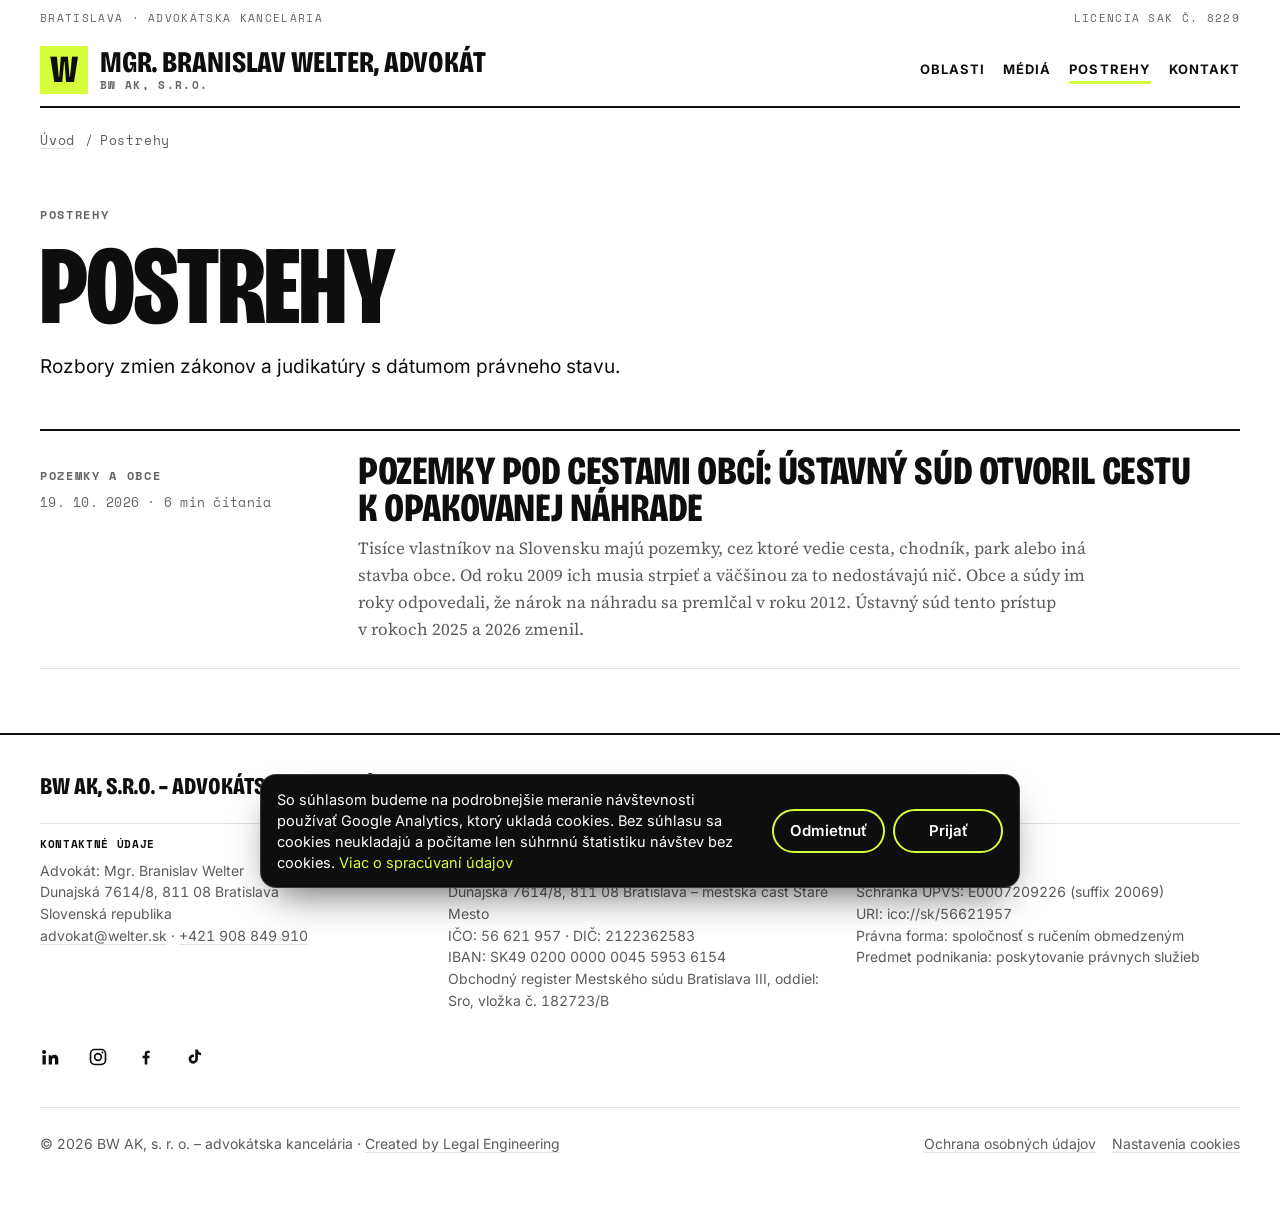
<file: clanky/index.html>
<!doctype html>
<html lang="sk">
<head>
<meta charset="utf-8">
<title>Postrehy – presunuté</title>
<link rel="canonical" href="https://www.welter.sk/postrehy/">
<meta name="robots" content="noindex, follow">
<meta http-equiv="refresh" content="0; url=/postrehy/">
<meta name="viewport" content="width=device-width, initial-scale=1">
<script>location.replace("/postrehy/" + location.search + location.hash);</script>
</head>
<body>
<p>Stránka sa presunula na <a href="/postrehy/">https://www.welter.sk/postrehy/</a>.</p>
</body>
</html>
</file>
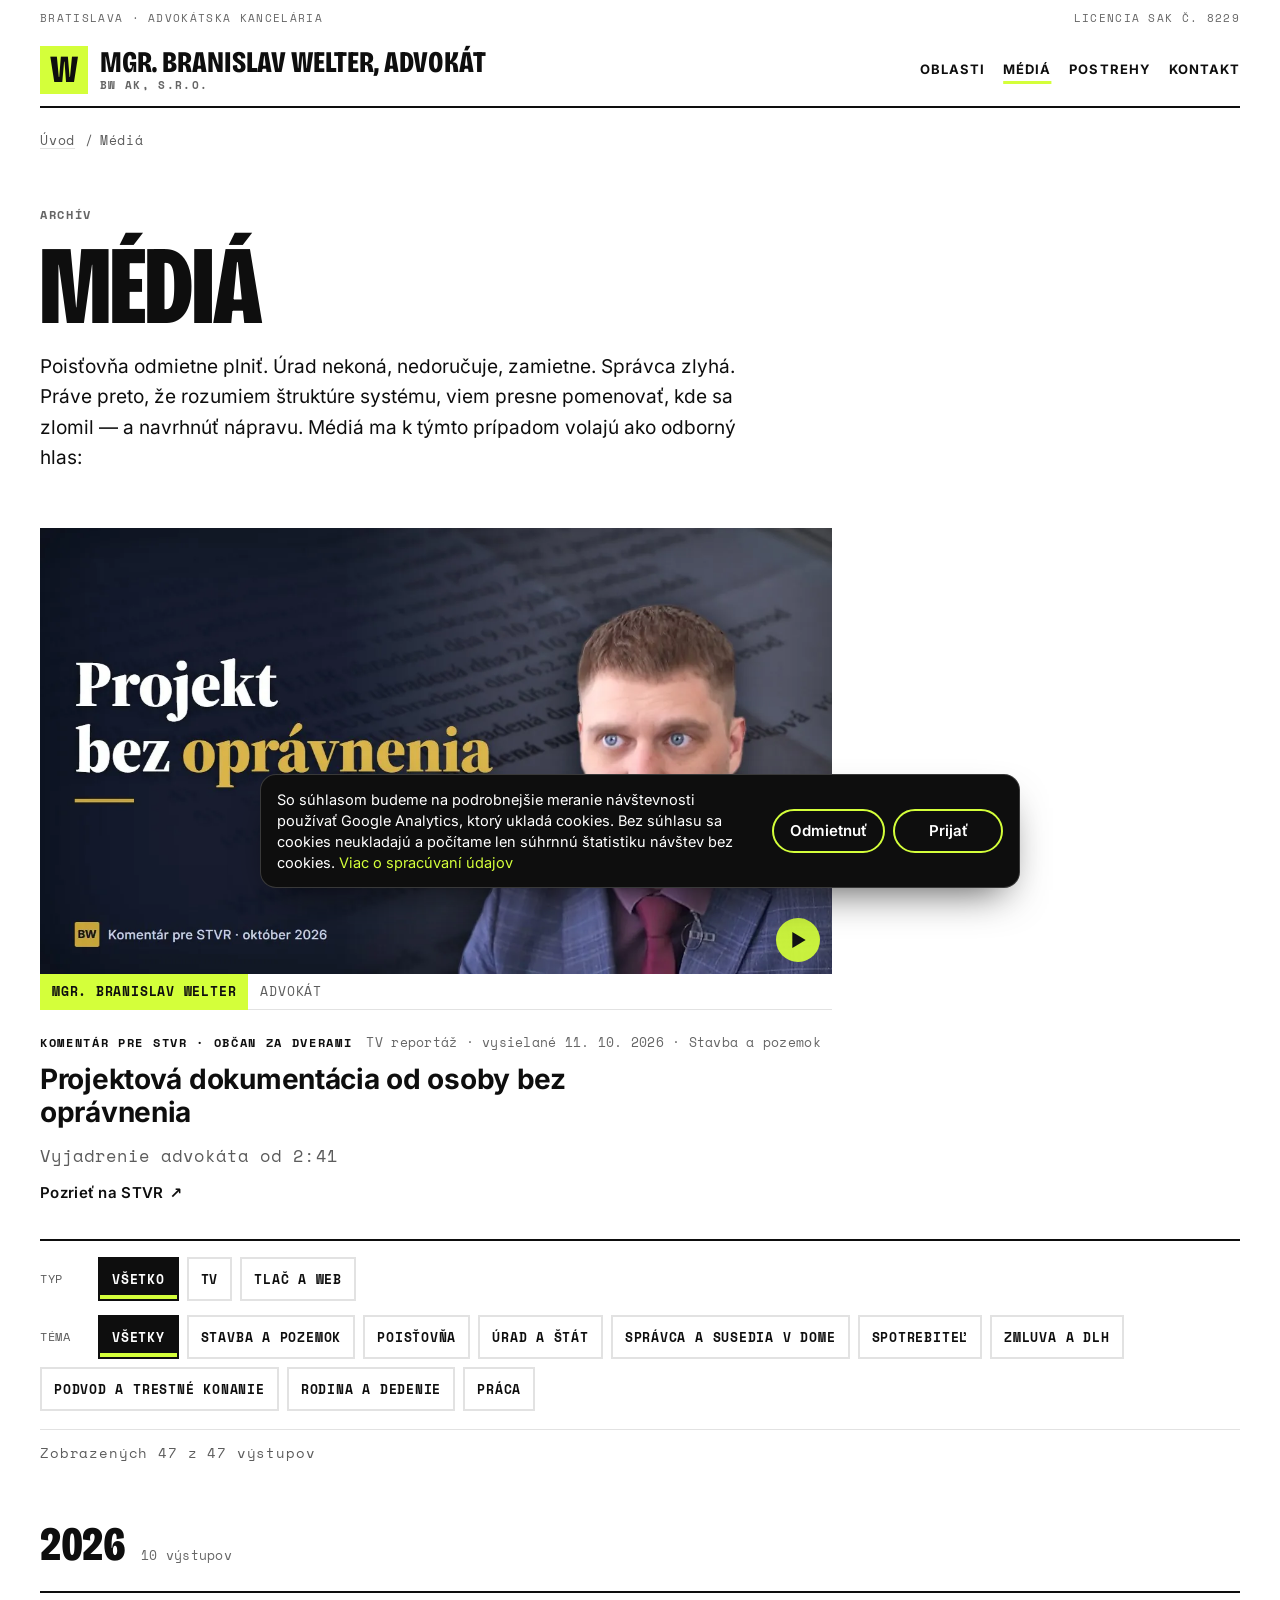
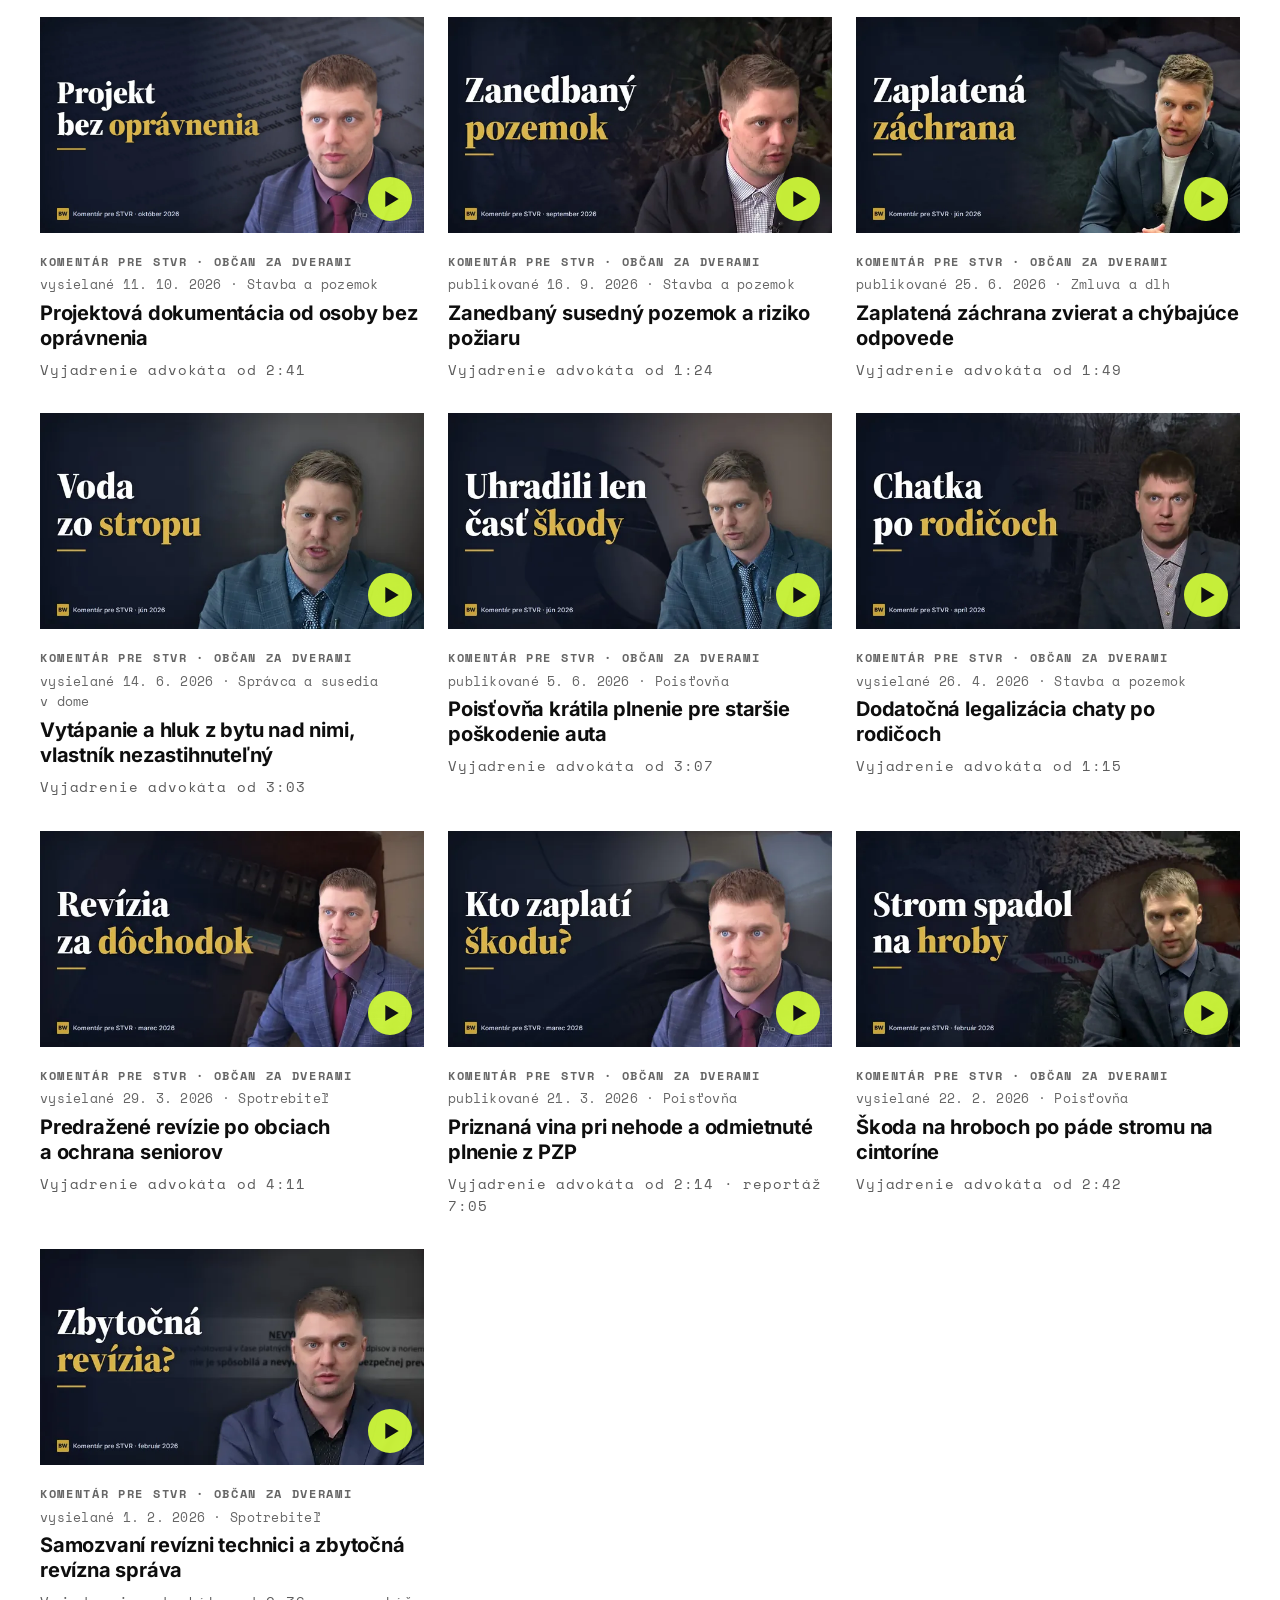
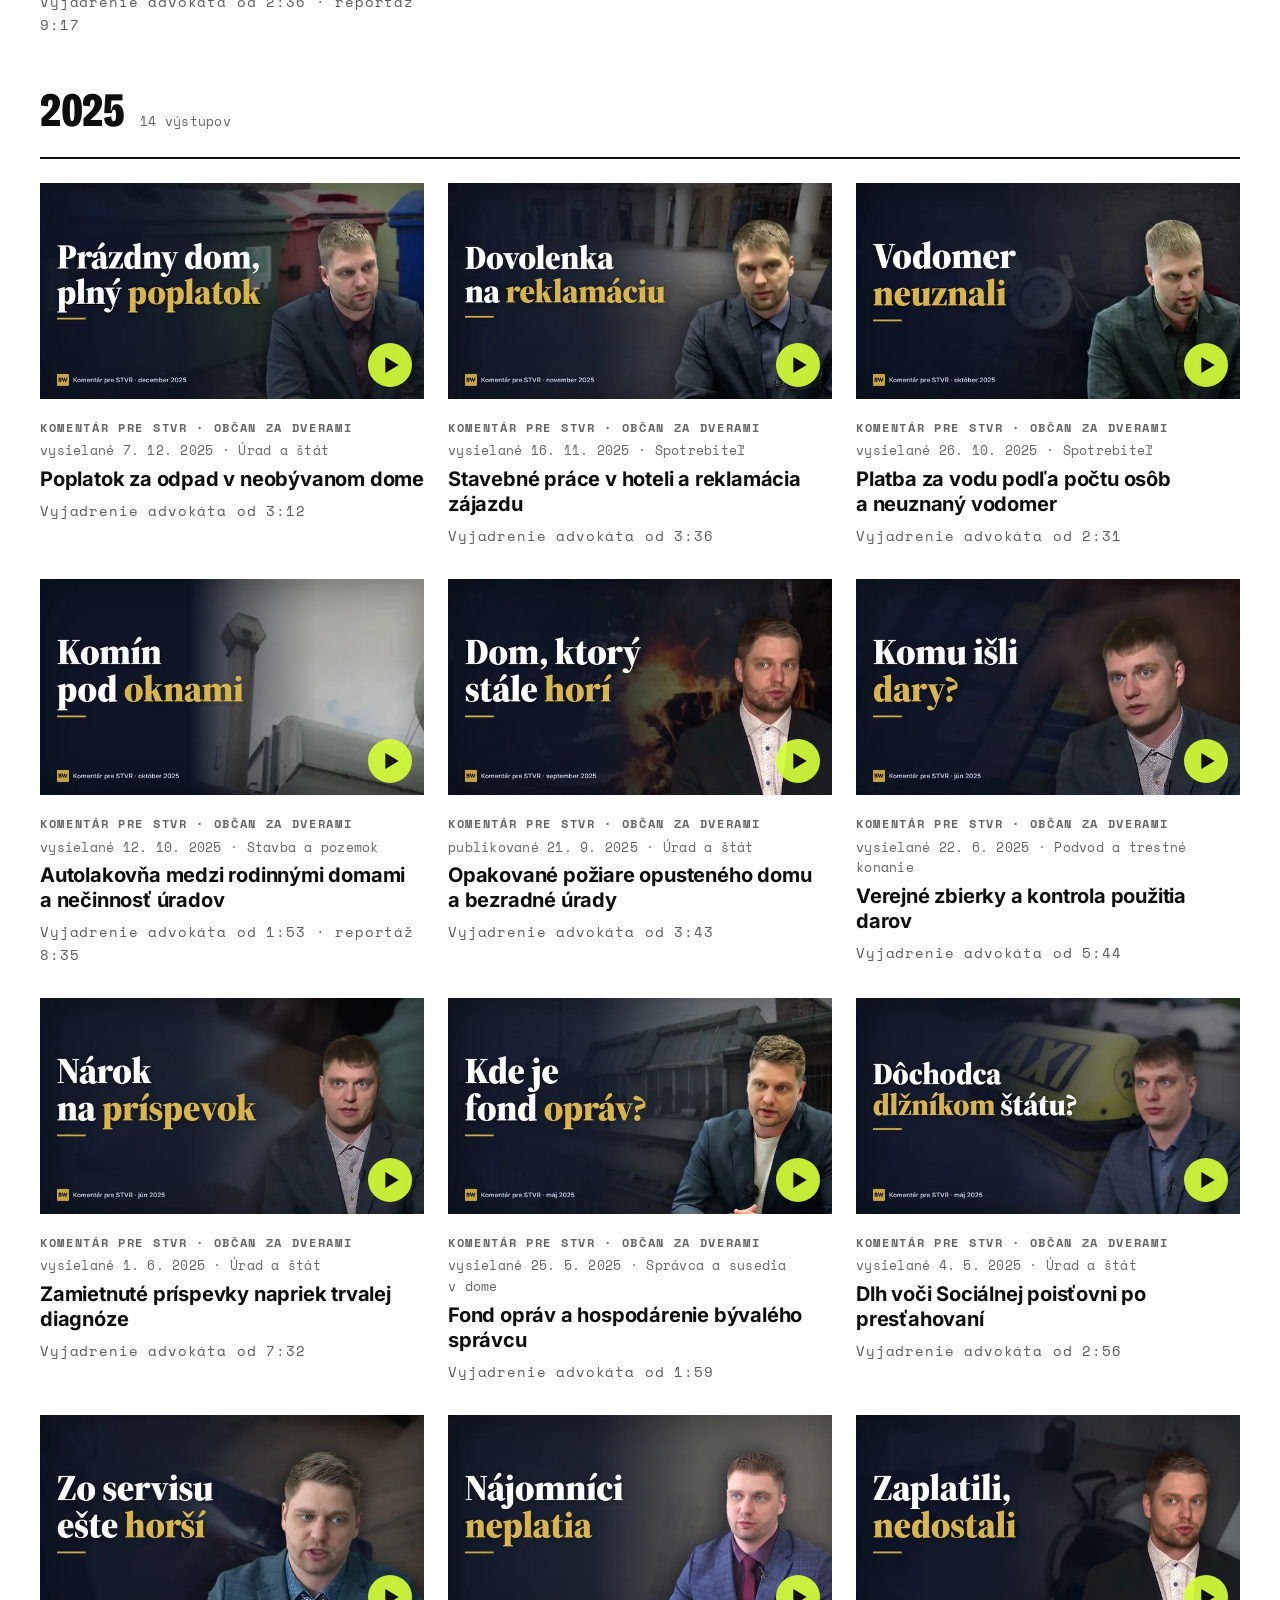
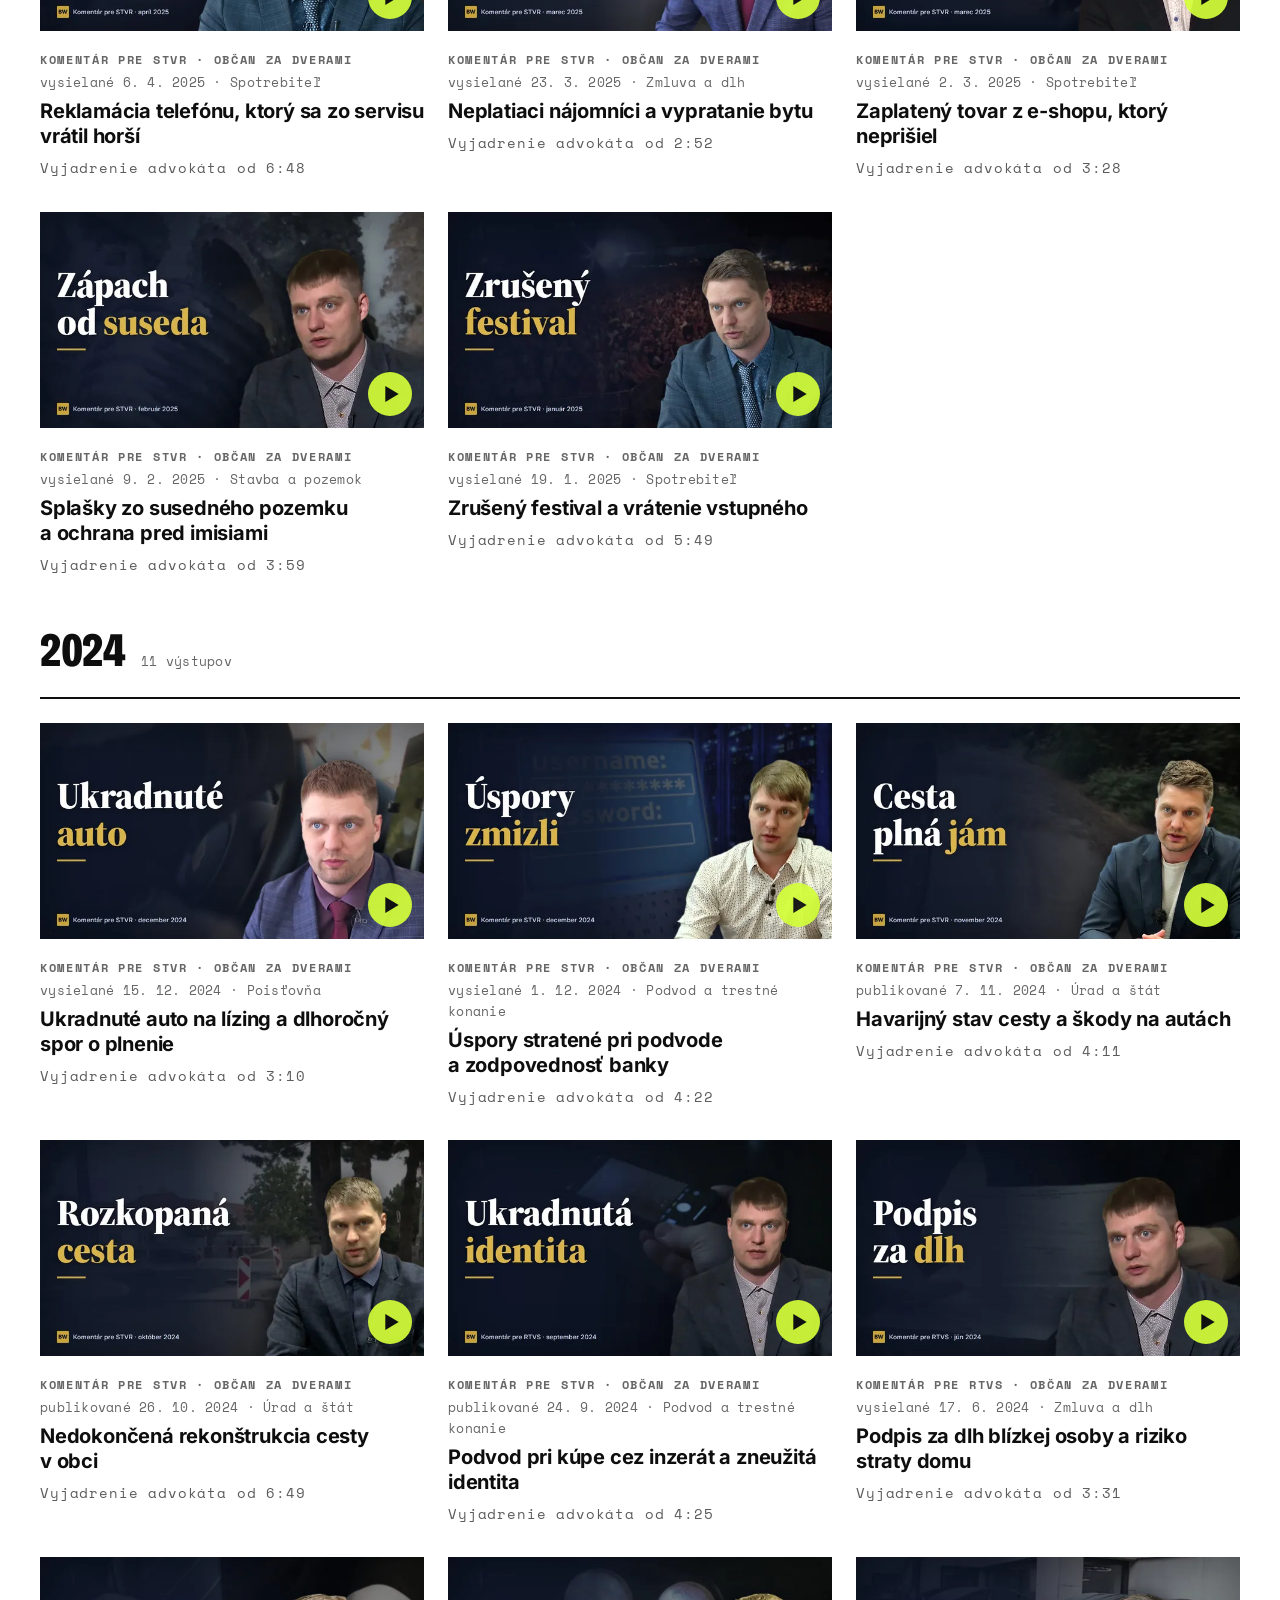
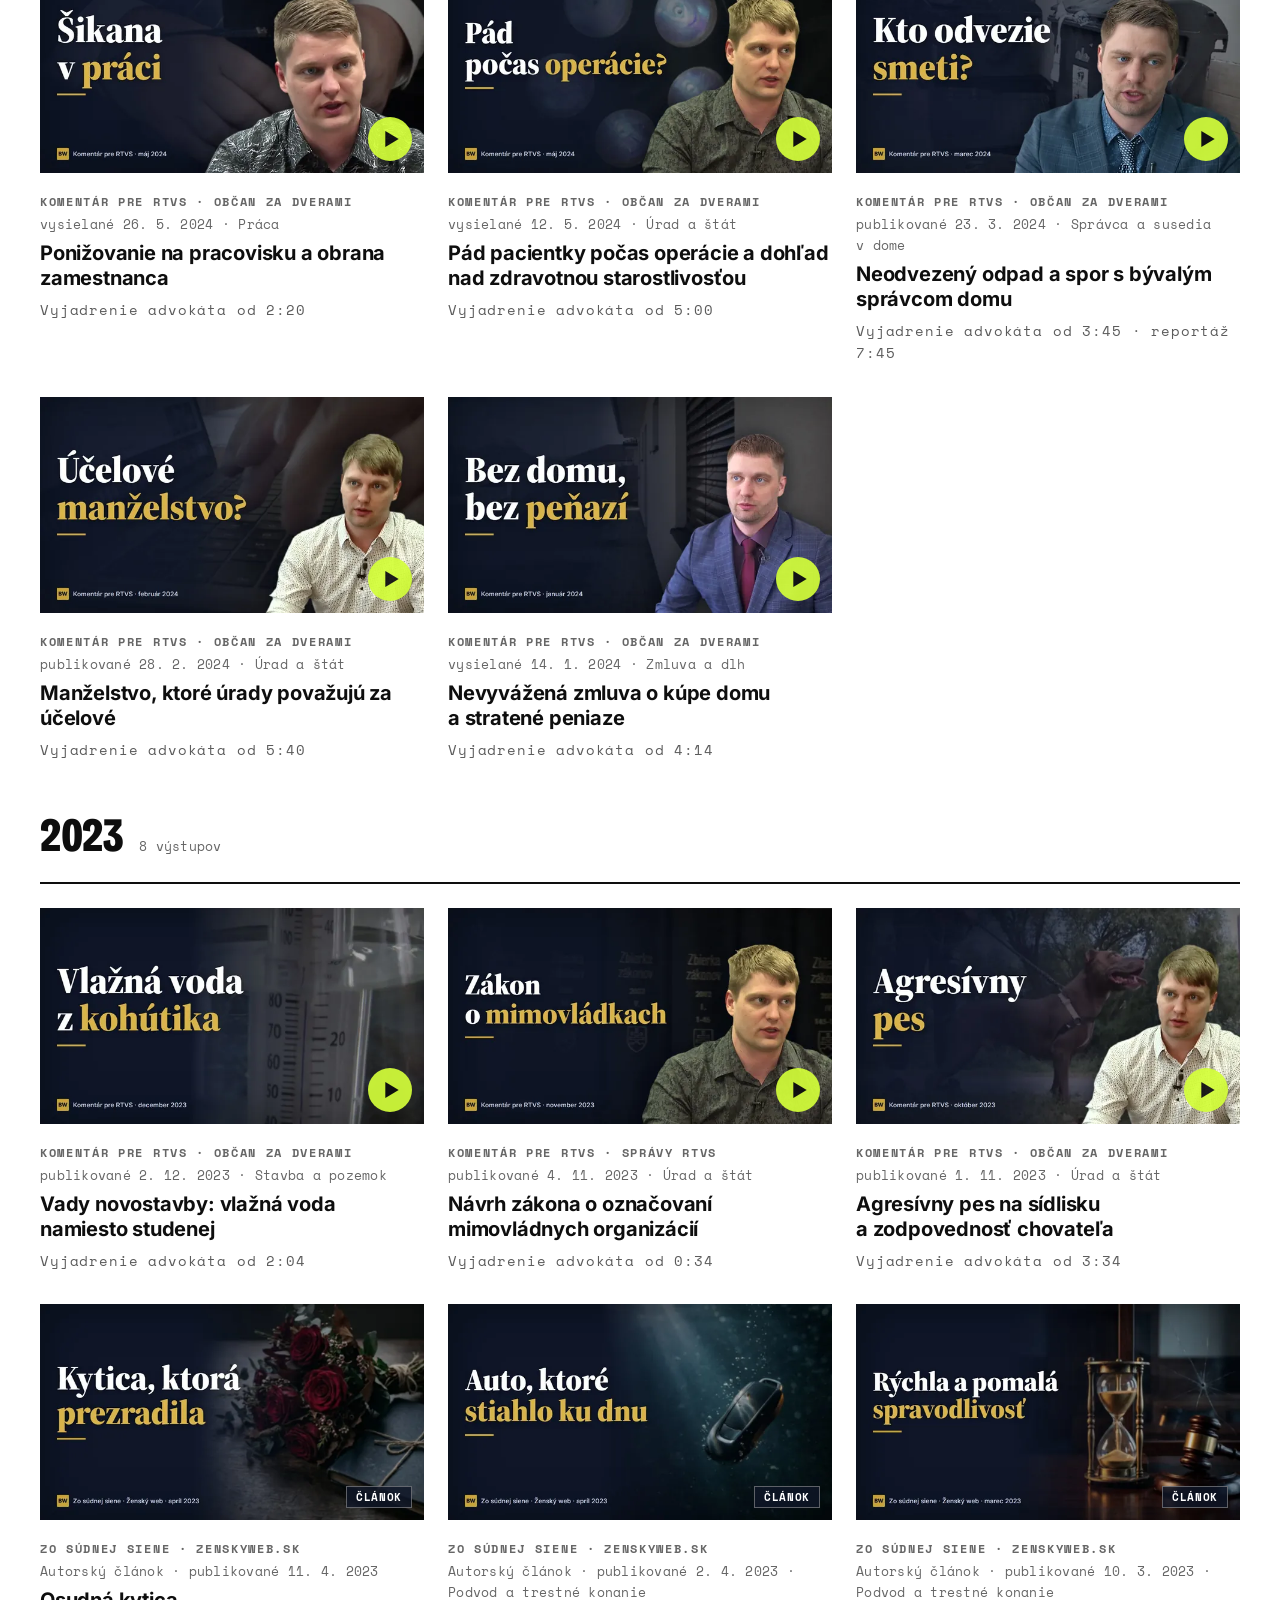
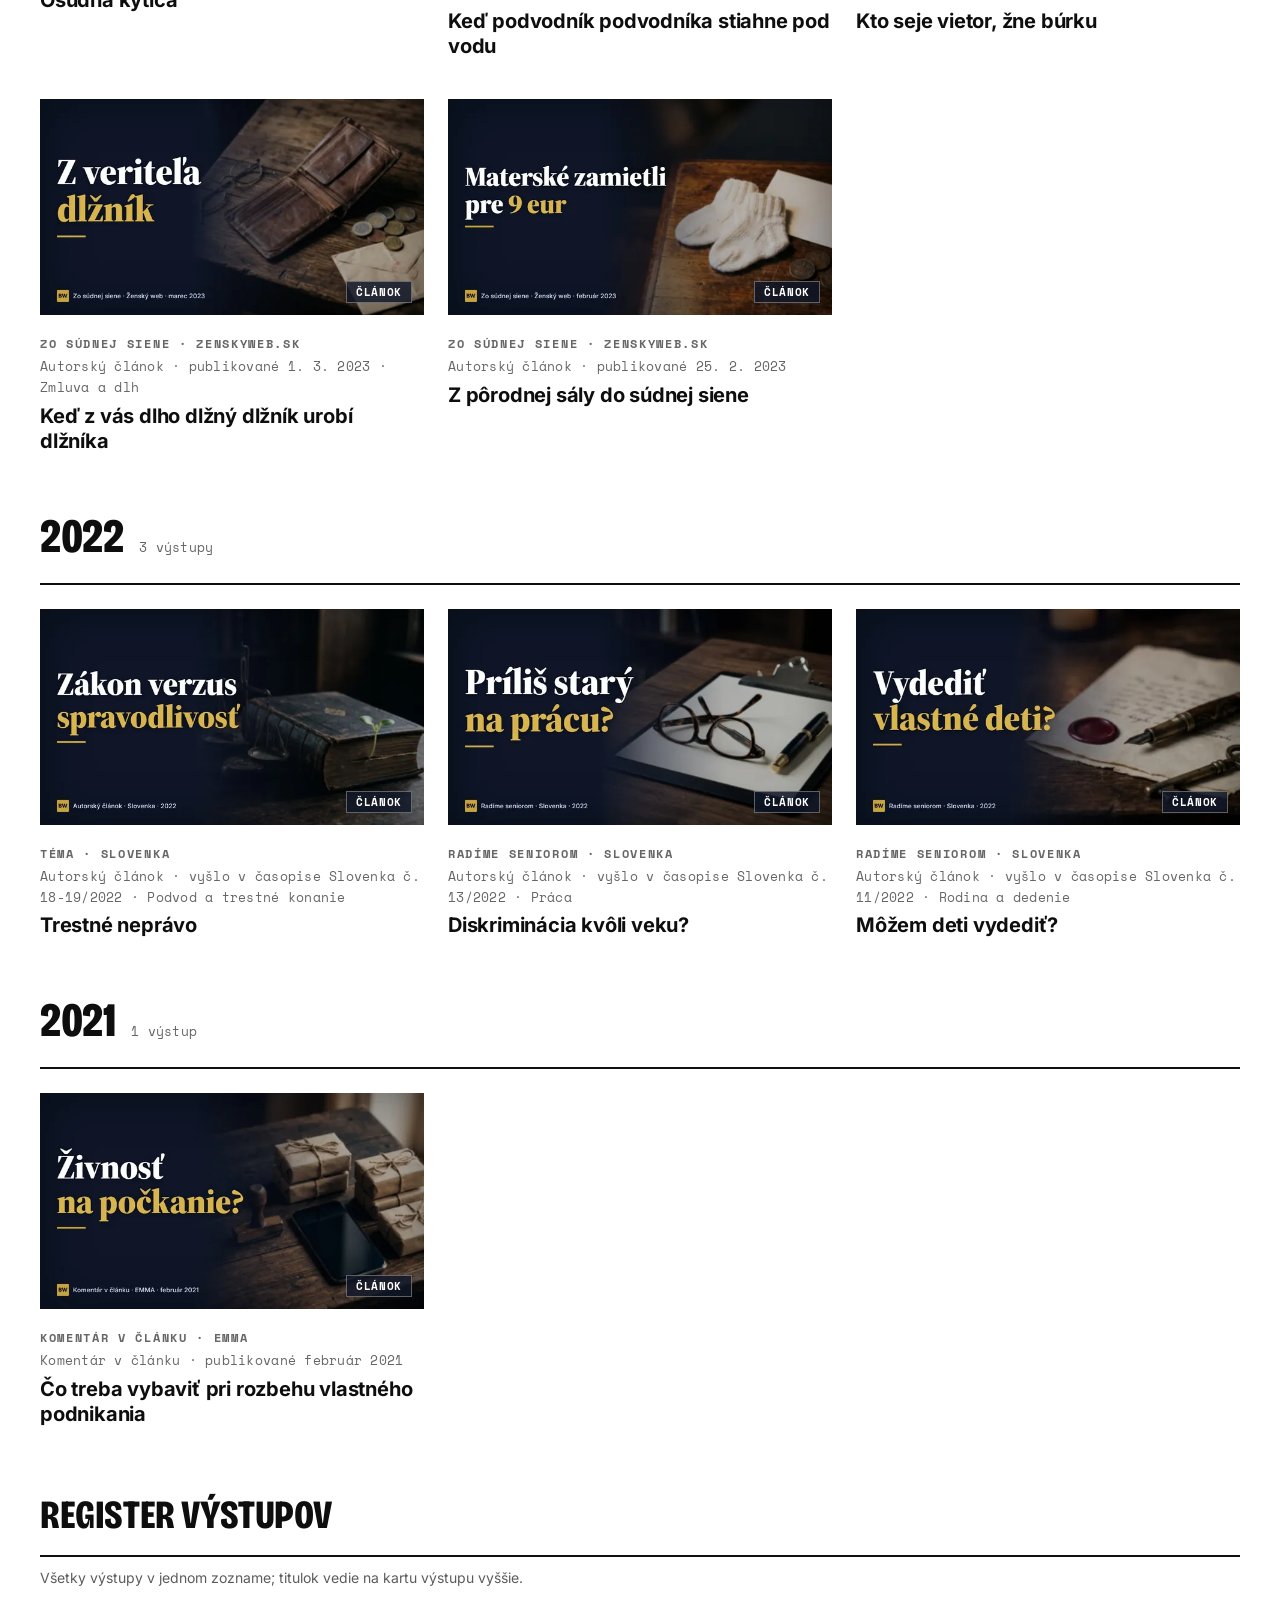
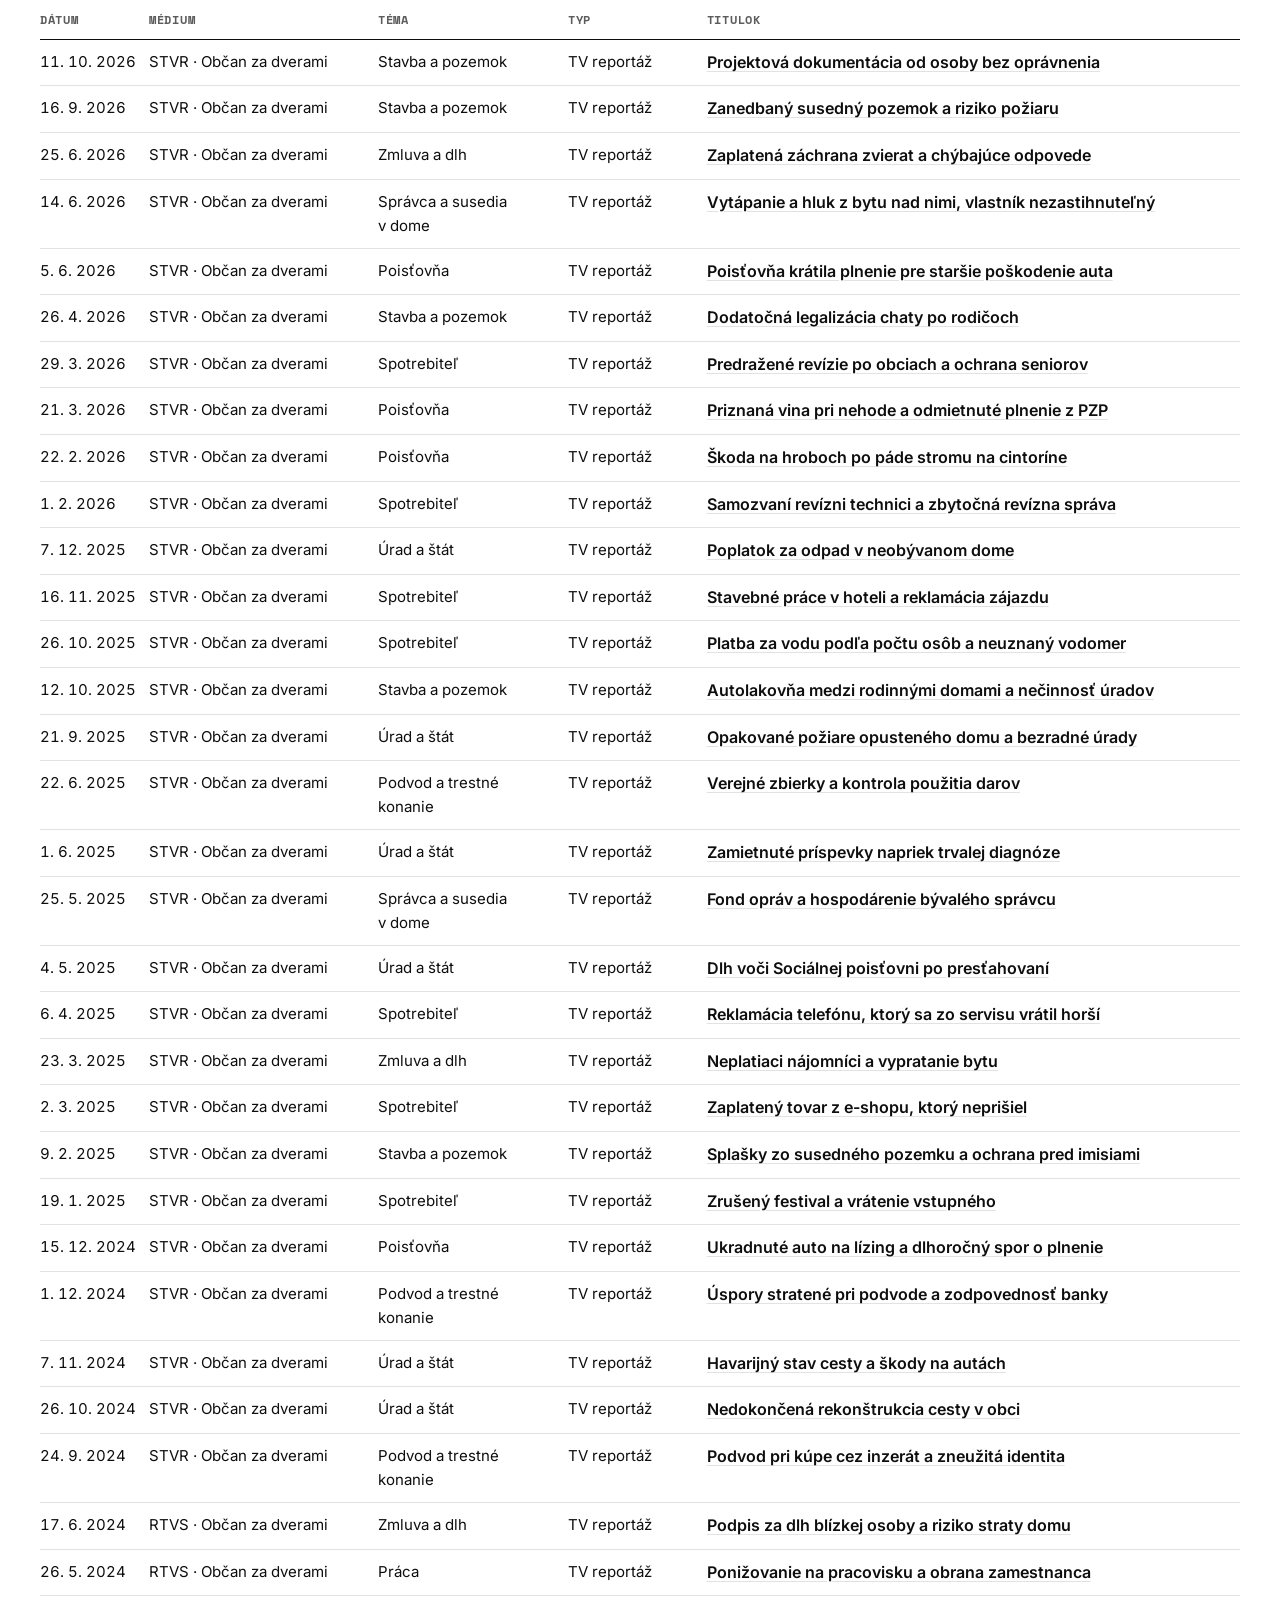
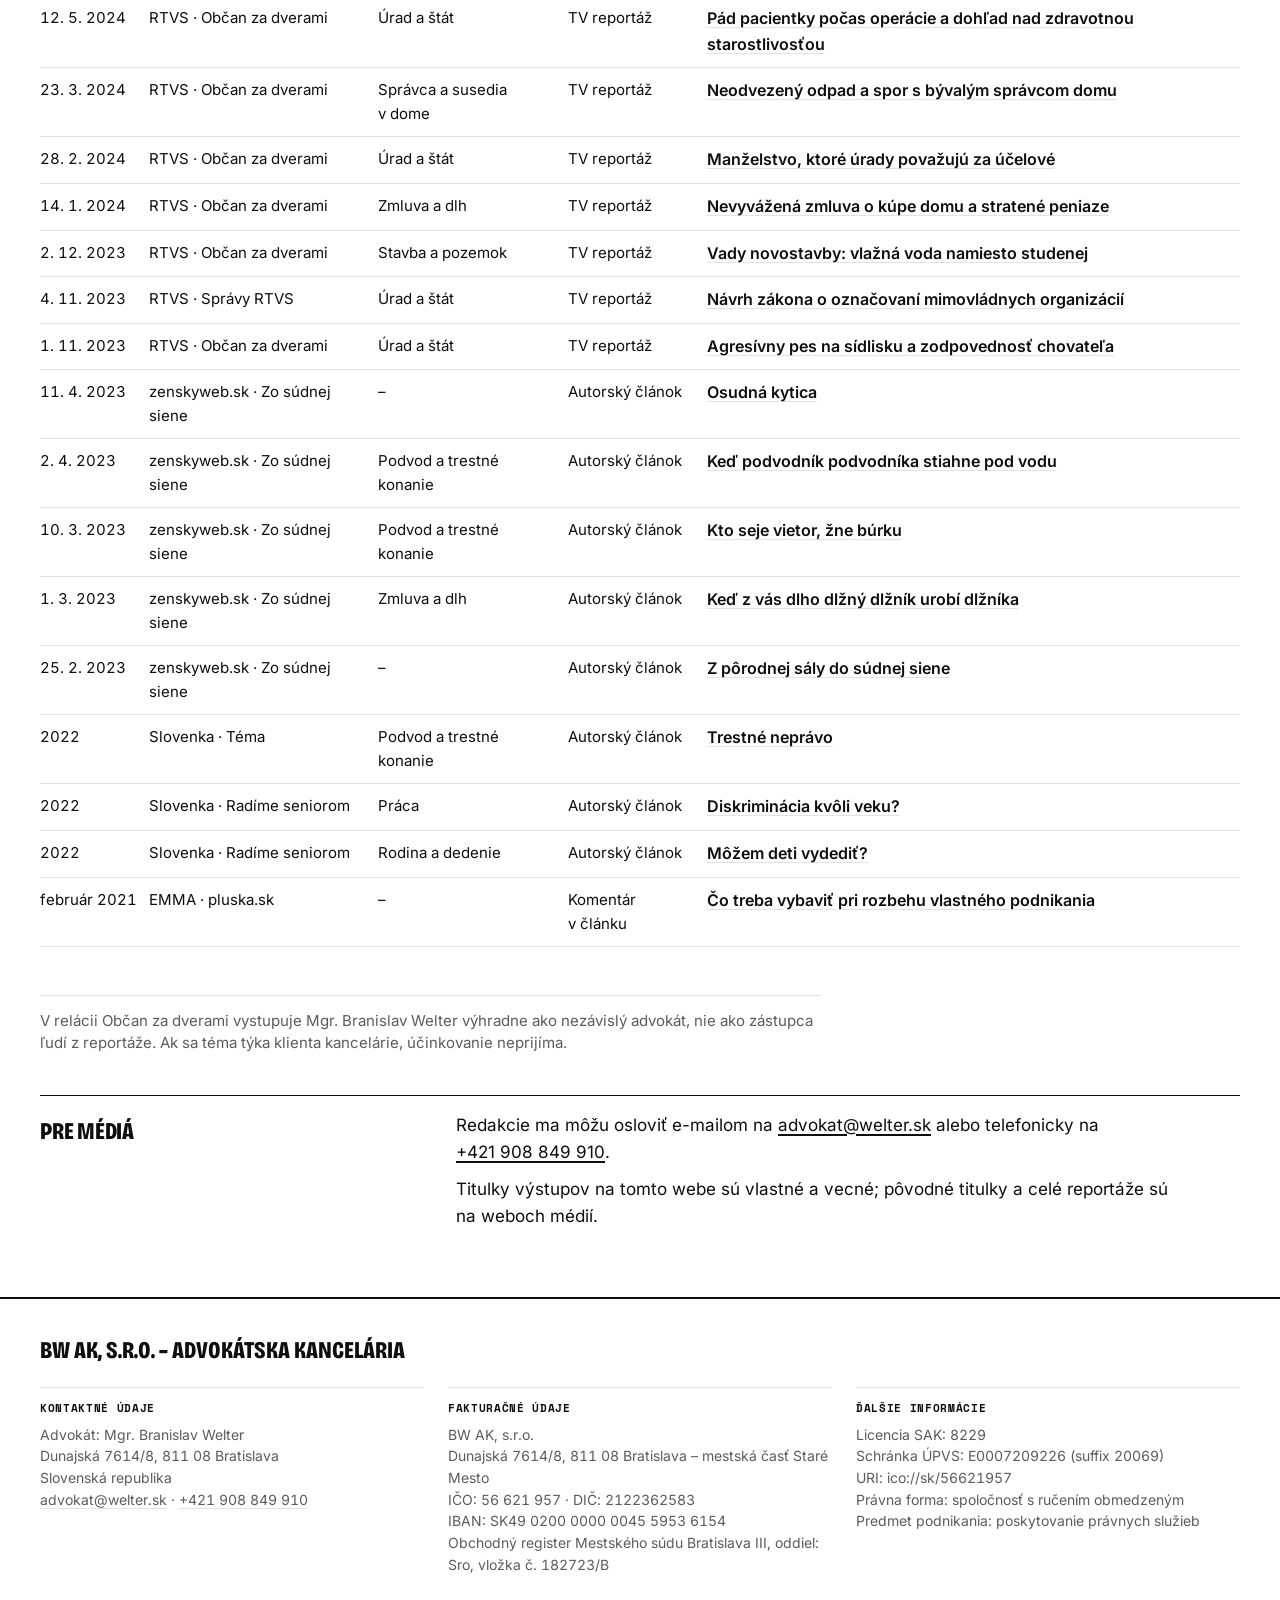
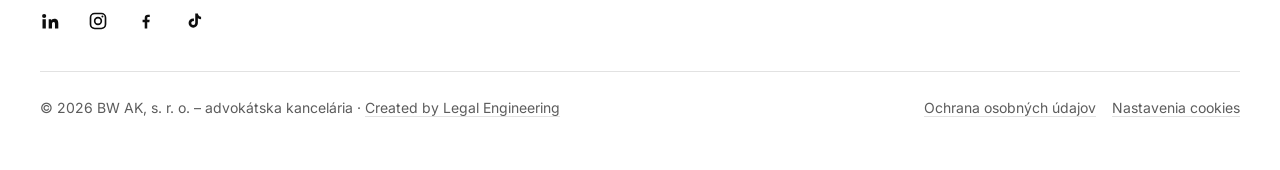
<file: media/index.html>
<!doctype html>
<html lang="sk">
<head>
<meta charset="utf-8">
<meta name="viewport" content="width=device-width, initial-scale=1">
<title>Médiá – Mgr. Branislav Welter, advokát</title>
<meta name="description" content="Archív 47 mediálnych výstupov: komentáre v relácii Občan za dverami (STVR, RTVS) a autorské texty.">
<link rel="canonical" href="https://www.welter.sk/media/">
<meta property="og:type" content="website">
<meta property="og:locale" content="sk_SK">
<meta property="og:site_name" content="BW AK, s.r.o. – Mgr. Branislav Welter, advokát">
<meta property="og:title" content="Médiá – Mgr. Branislav Welter, advokát">
<meta property="og:description" content="Archív 47 mediálnych výstupov: komentáre v relácii Občan za dverami (STVR, RTVS) a autorské texty.">
<meta property="og:url" content="https://www.welter.sk/media/">
<meta property="og:image" content="https://www.welter.sk/img/og/default.png">
<meta property="og:image:width" content="1200">
<meta property="og:image:height" content="630">
<meta name="twitter:card" content="summary_large_image">
<meta name="theme-color" content="#FFFFFF">
<link rel="preload" href="/assets/fonts/BricolageGrotesque-normal-400-800-latin.woff2" as="font" type="font/woff2" crossorigin>
<link rel="preload" href="/assets/fonts/BricolageGrotesque-normal-400-800-latin-ext.woff2" as="font" type="font/woff2" crossorigin>
<link rel="preload" href="/assets/fonts/Inter-normal-400-latin.woff2" as="font" type="font/woff2" crossorigin>
<link rel="stylesheet" href="/assets/css/fonts.css">
<link rel="stylesheet" href="/assets/css/site.css">
<link rel="icon" href="/favicon.svg" type="image/svg+xml">
<link rel="alternate" type="application/rss+xml" title="Postrehy – welter.sk" href="/feed.xml">
<script type="application/ld+json">{"@context":"https://schema.org","@graph":[{"@type":"CollectionPage","@id":"https://www.welter.sk/media/#webpage","url":"https://www.welter.sk/media/","name":"Médiá – archív výstupov","isPartOf":{"@id":"https://www.welter.sk/#website"},"about":{"@id":"https://www.welter.sk/#branislav-welter"},"inLanguage":"sk","mainEntity":{"@type":"ItemList","numberOfItems":47,"itemListElement":[{"@type":"ListItem","position":1,"item":{"@type":"VideoObject","@id":"https://www.welter.sk/media/#stvr-2026-10-11-projekty-bez-opravnenia","name":"Projektová dokumentácia od osoby bez oprávnenia","description":"Komentár advokáta Mgr. Branislava Weltera v relácii Občan za dverami (STVR), téma: Stavba a pozemok.","thumbnailUrl":"https://www.welter.sk/img/media/stvr/stvr-2026-10-11-projekty-bez-opravnenia.jpg","uploadDate":"2026-10-11","url":"https://spravy.stvr.sk/2026/10/za-projekty-zaplatili-stavat-podla-nich-nemohli-zivnostnicka-uvadzala-ako-projektanta-zosnuleho-otca/","inLanguage":"sk","publisher":{"@type":"Organization","name":"STVR"},"isPartOf":{"@type":"TVSeries","name":"Občan za dverami"},"mentions":{"@id":"https://www.welter.sk/#branislav-welter"},"embedUrl":"https://www.youtube-nocookie.com/embed/LLW8wCjlLkw"}},{"@type":"ListItem","position":2,"item":{"@type":"VideoObject","@id":"https://www.welter.sk/media/#stvr-2026-09-16-zanedbany-pozemok","name":"Zanedbaný susedný pozemok a riziko požiaru","description":"Komentár advokáta Mgr. Branislava Weltera v relácii Občan za dverami (STVR), téma: Stavba a pozemok.","thumbnailUrl":"https://www.welter.sk/img/media/stvr/stvr-2026-09-16-zanedbany-pozemok.jpg","uploadDate":"2026-09-16","url":"https://spravy.stvr.sk/2026/09/pani-annu-trapi-susedov-zanedbany-pozemok-nepokoseny-porast-zvysuje-aj-riziko-poziarov/","inLanguage":"sk","publisher":{"@type":"Organization","name":"STVR"},"isPartOf":{"@type":"TVSeries","name":"Občan za dverami"},"mentions":{"@id":"https://www.welter.sk/#branislav-welter"}}},{"@type":"ListItem","position":3,"item":{"@type":"VideoObject","@id":"https://www.welter.sk/media/#stvr-2026-06-25-zachrana-maciek","name":"Zaplatená záchrana zvierat a chýbajúce odpovede","description":"Komentár advokáta Mgr. Branislava Weltera v relácii Občan za dverami (STVR), téma: Zmluva a dlh.","thumbnailUrl":"https://www.welter.sk/img/media/stvr/stvr-2026-06-25-zachrana-maciek.jpg","uploadDate":"2026-06-25","url":"https://spravy.stvr.sk/2026/06/za-zachranu-maciek-zaplatila-tisicky-eur-o-tri-roky-neskor-pani-gayane-marne-patra-po-zvieratach-aj-odpovediach/","inLanguage":"sk","publisher":{"@type":"Organization","name":"STVR"},"isPartOf":{"@type":"TVSeries","name":"Občan za dverami"},"mentions":{"@id":"https://www.welter.sk/#branislav-welter"},"embedUrl":"https://www.youtube-nocookie.com/embed/1fujS0hXHpI"}},{"@type":"ListItem","position":4,"item":{"@type":"VideoObject","@id":"https://www.welter.sk/media/#stvr-2026-06-14-vytapanie-susedia","name":"Vytápanie a hluk z bytu nad nimi, vlastník nezastihnuteľný","description":"Komentár advokáta Mgr. Branislava Weltera v relácii Občan za dverami (STVR), téma: Správca a susedia v dome.","thumbnailUrl":"https://www.welter.sk/img/media/stvr/stvr-2026-06-14-vytapanie-susedia.jpg","uploadDate":"2026-06-14","url":"https://spravy.stvr.sk/2026/06/rodine-z-trnavy-vytapanim-a-hlukom-strpcuju-zivot-susedia-nad-nimi-majitela-bytu-sa-marne-snazia-dopatrat/","inLanguage":"sk","publisher":{"@type":"Organization","name":"STVR"},"isPartOf":{"@type":"TVSeries","name":"Občan za dverami"},"mentions":{"@id":"https://www.welter.sk/#branislav-welter"},"embedUrl":"https://www.youtube-nocookie.com/embed/smitFzi3HX8"}},{"@type":"ListItem","position":5,"item":{"@type":"VideoObject","@id":"https://www.welter.sk/media/#stvr-2026-04-15-auto-poskodene-skodova-udalost","name":"Poisťovňa krátila plnenie pre staršie poškodenie auta","description":"Komentár advokáta Mgr. Branislava Weltera v relácii Občan za dverami (STVR), téma: Poisťovňa.","thumbnailUrl":"https://www.welter.sk/img/media/stvr/stvr-2026-04-15-auto-poskodene-skodova-udalost.jpg","uploadDate":"2026-06-05","url":"https://spravy.stvr.sk/2026/06/nehodu-nezavinil-napriek-tomu-mu-uhradili-len-cast-skody-starsi-skrabanec-si-musel-opravit-zo-svojho/","inLanguage":"sk","publisher":{"@type":"Organization","name":"STVR"},"isPartOf":{"@type":"TVSeries","name":"Občan za dverami"},"mentions":{"@id":"https://www.welter.sk/#branislav-welter"},"embedUrl":"https://www.youtube-nocookie.com/embed/ejLD16sp7DE"}},{"@type":"ListItem","position":6,"item":{"@type":"VideoObject","@id":"https://www.welter.sk/media/#stvr-2026-04-24-amnestia-chatka","name":"Dodatočná legalizácia chaty po rodičoch","description":"Komentár advokáta Mgr. Branislava Weltera v relácii Občan za dverami (STVR), téma: Stavba a pozemok.","thumbnailUrl":"https://www.welter.sk/img/media/stvr/stvr-2026-04-24-amnestia-chatka.jpg","uploadDate":"2026-04-26","url":"https://spravy.stvr.sk/2026/04/chatu-po-rodicoch-nemozu-zdedit-legalizacia-stavby-ktoru-postavili-bez-povolenia-sa-pre-pani-annu-zmenila-na-boj-s-uradmi/","inLanguage":"sk","publisher":{"@type":"Organization","name":"STVR"},"isPartOf":{"@type":"TVSeries","name":"Občan za dverami"},"mentions":{"@id":"https://www.welter.sk/#branislav-welter"},"embedUrl":"https://www.youtube-nocookie.com/embed/iAjWZVGbglY"}},{"@type":"ListItem","position":7,"item":{"@type":"VideoObject","@id":"https://www.welter.sk/media/#stvr-2026-03-29-predrazene-revizie","name":"Predražené revízie po obciach a ochrana seniorov","description":"Komentár advokáta Mgr. Branislava Weltera v relácii Občan za dverami (STVR), téma: Spotrebiteľ.","thumbnailUrl":"https://www.welter.sk/img/media/stvr/stvr-2026-03-29-predrazene-revizie.jpg","uploadDate":"2026-03-29","url":"https://spravy.stvr.sk/2026/03/nepoctivi-ale-za-to-drahi-revizni-technici-uraduju-po-obciach-seniorka-im-za-zbytocny-papier-musela-dat-vacsinu-svojho-dochodku/","inLanguage":"sk","publisher":{"@type":"Organization","name":"STVR"},"isPartOf":{"@type":"TVSeries","name":"Občan za dverami"},"mentions":{"@id":"https://www.welter.sk/#branislav-welter"},"embedUrl":"https://www.youtube-nocookie.com/embed/1LWX5EJZHzQ"}},{"@type":"ListItem","position":8,"item":{"@type":"VideoObject","@id":"https://www.welter.sk/media/#stvr-2026-03-21-banovce-dodavka-poistovna","name":"Priznaná vina pri nehode a odmietnuté plnenie z PZP","description":"Komentár advokáta Mgr. Branislava Weltera v relácii Občan za dverami (STVR), téma: Poisťovňa.","thumbnailUrl":"https://www.welter.sk/img/media/stvr/stvr-2026-03-21-banovce-dodavka-poistovna.jpg","uploadDate":"2026-03-21","url":"https://spravy.stvr.sk/2026/03/situacia-okolo-zrazky-dvoch-aut-sa-zdala-byt-jasna-vinnik-sa-priznal-poistovna-vsak-opravu-nepreplati/","inLanguage":"sk","publisher":{"@type":"Organization","name":"STVR"},"isPartOf":{"@type":"TVSeries","name":"Občan za dverami"},"mentions":{"@id":"https://www.welter.sk/#branislav-welter"},"embedUrl":"https://www.youtube-nocookie.com/embed/eopNIuRmhwk","duration":"PT7M5S"}},{"@type":"ListItem","position":9,"item":{"@type":"VideoObject","@id":"https://www.welter.sk/media/#stvr-2026-02-27-nahrobne-kamene-trencin","name":"Škoda na hroboch po páde stromu na cintoríne","description":"Komentár advokáta Mgr. Branislava Weltera v relácii Občan za dverami (STVR), téma: Poisťovňa.","thumbnailUrl":"https://www.welter.sk/img/media/stvr/stvr-2026-02-27-nahrobne-kamene-trencin.jpg","uploadDate":"2026-02-22","url":"https://spravy.stvr.sk/2026/02/nahrobne-kamene-na-mestskom-cintorine-v-trencine-poskodil-spadnuty-strom-poistovna-ani-mesto-skodu-nepreplatia/","inLanguage":"sk","publisher":{"@type":"Organization","name":"STVR"},"isPartOf":{"@type":"TVSeries","name":"Občan za dverami"},"mentions":{"@id":"https://www.welter.sk/#branislav-welter"},"embedUrl":"https://www.youtube-nocookie.com/embed/RDEYLvvI9Fk"}},{"@type":"ListItem","position":10,"item":{"@type":"VideoObject","@id":"https://www.welter.sk/media/#stvr-2026-02-08-samozvani-revizni-technici","name":"Samozvaní revízni technici a zbytočná revízna správa","description":"Komentár advokáta Mgr. Branislava Weltera v relácii Občan za dverami (STVR), téma: Spotrebiteľ.","thumbnailUrl":"https://www.welter.sk/img/media/stvr/stvr-2026-02-08-samozvani-revizni-technici.jpg","uploadDate":"2026-02-01","url":"https://spravy.stvr.sk/2026/02/pozor-na-samozvanych-reviznych-technikov-zaklopali-aj-u-jana-po-ich-navsteve-mu-zostal-zbytocny-papier-za-stovky-eur/","inLanguage":"sk","publisher":{"@type":"Organization","name":"STVR"},"isPartOf":{"@type":"TVSeries","name":"Občan za dverami"},"mentions":{"@id":"https://www.welter.sk/#branislav-welter"},"embedUrl":"https://www.youtube-nocookie.com/embed/rZn0cQVcOSI","duration":"PT9M17S"}},{"@type":"ListItem","position":11,"item":{"@type":"VideoObject","@id":"https://www.welter.sk/media/#stvr-2025-12-07-poplatok-za-odpad","name":"Poplatok za odpad v neobývanom dome","description":"Komentár advokáta Mgr. Branislava Weltera v relácii Občan za dverami (STVR), téma: Úrad a štát.","thumbnailUrl":"https://www.welter.sk/img/media/stvr/stvr-2025-12-07-poplatok-za-odpad.jpg","uploadDate":"2025-12-07","url":"https://spravy.stvr.sk/2025/12/poplatky-za-smeti-v-prazdnom-dome-onkologicky-chora-dochodkyna-musi-zaplatit-plnu-sumu-obec-jej-odmieta-dat-vynimku/","inLanguage":"sk","publisher":{"@type":"Organization","name":"STVR"},"isPartOf":{"@type":"TVSeries","name":"Občan za dverami"},"mentions":{"@id":"https://www.welter.sk/#branislav-welter"},"embedUrl":"https://www.youtube-nocookie.com/embed/WYvpBnAyimA"}},{"@type":"ListItem","position":12,"item":{"@type":"VideoObject","@id":"https://www.welter.sk/media/#stvr-2025-09-19-reklamacia-dovolenka","name":"Stavebné práce v hoteli a reklamácia zájazdu","description":"Komentár advokáta Mgr. Branislava Weltera v relácii Občan za dverami (STVR), téma: Spotrebiteľ.","thumbnailUrl":"https://www.welter.sk/img/media/stvr/stvr-2025-09-19-reklamacia-dovolenka.jpg","uploadDate":"2025-11-16","url":"https://spravy.stvr.sk/2025/11/isiel-do-egypta-no-skoncil-na-malte-dovolenka-pana-romana-nedopadla-podla-predstav-v-hoteli-ich-zaskocili-stavebne-prace/","inLanguage":"sk","publisher":{"@type":"Organization","name":"STVR"},"isPartOf":{"@type":"TVSeries","name":"Občan za dverami"},"mentions":{"@id":"https://www.welter.sk/#branislav-welter"},"embedUrl":"https://www.youtube-nocookie.com/embed/BqDPQK600wo"}},{"@type":"ListItem","position":13,"item":{"@type":"VideoObject","@id":"https://www.welter.sk/media/#stvr-2025-10-26-vodomer-platba-za-vodu","name":"Platba za vodu podľa počtu osôb a neuznaný vodomer","description":"Komentár advokáta Mgr. Branislava Weltera v relácii Občan za dverami (STVR), téma: Spotrebiteľ.","thumbnailUrl":"https://www.welter.sk/img/media/stvr/stvr-2025-10-26-vodomer-platba-za-vodu.jpg","uploadDate":"2025-10-26","url":"https://spravy.stvr.sk/2025/10/pani-hermina-vodu-plati-aj-za-dcery-ktore-doma-nebyvaju-vodarenska-spolocnost-neakceptuje-jej-vodomer/","inLanguage":"sk","publisher":{"@type":"Organization","name":"STVR"},"isPartOf":{"@type":"TVSeries","name":"Občan za dverami"},"mentions":{"@id":"https://www.welter.sk/#branislav-welter"},"embedUrl":"https://www.youtube-nocookie.com/embed/q4RSIWlJPww"}},{"@type":"ListItem","position":14,"item":{"@type":"VideoObject","@id":"https://www.welter.sk/media/#stvr-2025-10-dunajska-luzna-autolakovna","name":"Autolakovňa medzi rodinnými domami a nečinnosť úradov","description":"Komentár advokáta Mgr. Branislava Weltera v relácii Občan za dverami (STVR), téma: Stavba a pozemok.","thumbnailUrl":"https://www.welter.sk/img/media/stvr/stvr-2025-10-dunajska-luzna-autolakovna.jpg","uploadDate":"2025-10-12","url":"https://spravy.stvr.sk/2025/10/medzi-rodinnymi-domami-v-dunajskej-luznej-sa-nachadza-autolakovna-susedia-su-nestastni-za-jej-zrusenie-bojuju-uz-roky/","inLanguage":"sk","publisher":{"@type":"Organization","name":"STVR"},"isPartOf":{"@type":"TVSeries","name":"Občan za dverami"},"mentions":{"@id":"https://www.welter.sk/#branislav-welter"},"embedUrl":"https://www.youtube-nocookie.com/embed/QFgbinEJvbk","duration":"PT8M35S"}},{"@type":"ListItem","position":15,"item":{"@type":"VideoObject","@id":"https://www.welter.sk/media/#stvr-2025-09-21-opakovane-poziare-domu","name":"Opakované požiare opusteného domu a bezradné úrady","description":"Komentár advokáta Mgr. Branislava Weltera v relácii Občan za dverami (STVR), téma: Úrad a štát.","thumbnailUrl":"https://www.welter.sk/img/media/stvr/stvr-2025-09-21-opakovane-poziare-domu.jpg","uploadDate":"2025-09-21","url":"https://spravy.stvr.sk/2025/09/dom-uprostred-podunajskych-biskupic-hori-aj-niekolkokrat-do-tyzdna-urady-aj-policia-problem-nedokazu-vyriesit/","inLanguage":"sk","publisher":{"@type":"Organization","name":"STVR"},"isPartOf":{"@type":"TVSeries","name":"Občan za dverami"},"mentions":{"@id":"https://www.welter.sk/#branislav-welter"},"embedUrl":"https://www.youtube-nocookie.com/embed/n02Mse6WuPc"}},{"@type":"ListItem","position":16,"item":{"@type":"VideoObject","@id":"https://www.welter.sk/media/#stvr-2025-06-22-zbierky-darcovia","name":"Verejné zbierky a kontrola použitia darov","description":"Komentár advokáta Mgr. Branislava Weltera v relácii Občan za dverami (STVR), téma: Podvod a trestné konanie.","thumbnailUrl":"https://www.welter.sk/img/media/stvr/stvr-2025-06-22-zbierky-darcovia.jpg","uploadDate":"2025-06-22","url":"https://spravy.stvr.sk/2025/06/z-financnych-darov-pre-chorych-a-ludi-v-nudzi-si-spravila-biznis-zakladatelka-oz-vyzbierala-cez-milion-eur-kde-vsak-skoncili/","inLanguage":"sk","publisher":{"@type":"Organization","name":"STVR"},"isPartOf":{"@type":"TVSeries","name":"Občan za dverami"},"mentions":{"@id":"https://www.welter.sk/#branislav-welter"},"embedUrl":"https://www.youtube-nocookie.com/embed/18pd-I0R5pE"}},{"@type":"ListItem","position":17,"item":{"@type":"VideoObject","@id":"https://www.welter.sk/media/#stvr-2025-06-01-zamietnute-prispevky","name":"Zamietnuté príspevky napriek trvalej diagnóze","description":"Komentár advokáta Mgr. Branislava Weltera v relácii Občan za dverami (STVR), téma: Úrad a štát.","thumbnailUrl":"https://www.welter.sk/img/media/stvr/stvr-2025-06-01-zamietnute-prispevky.jpg","uploadDate":"2025-06-01","url":"https://spravy.stvr.sk/2025/06/zazracne-vylieceni-z-autizmu-rodine-zamietli-davky-pre-dvoch-synov-s-diagnozou-jeden-z-nich-ju-podla-uradov-moze-predstierat/","inLanguage":"sk","publisher":{"@type":"Organization","name":"STVR"},"isPartOf":{"@type":"TVSeries","name":"Občan za dverami"},"mentions":{"@id":"https://www.welter.sk/#branislav-welter"},"embedUrl":"https://www.youtube-nocookie.com/embed/XZ_zjqdrgcc"}},{"@type":"ListItem","position":18,"item":{"@type":"VideoObject","@id":"https://www.welter.sk/media/#stvr-2025-05-25-fond-oprav-spravca","name":"Fond opráv a hospodárenie bývalého správcu","description":"Komentár advokáta Mgr. Branislava Weltera v relácii Občan za dverami (STVR), téma: Správca a susedia v dome.","thumbnailUrl":"https://www.welter.sk/img/media/stvr/stvr-2025-05-25-fond-oprav-spravca.jpg","uploadDate":"2025-05-25","url":"https://spravy.stvr.sk/2025/05/do-oprav-kazdorocne-prispievali-no-investicie-nevideli-majitelov-bytov-trapi-podozrive-spravanie-byvaleho-spravcu/","inLanguage":"sk","publisher":{"@type":"Organization","name":"STVR"},"isPartOf":{"@type":"TVSeries","name":"Občan za dverami"},"mentions":{"@id":"https://www.welter.sk/#branislav-welter"},"embedUrl":"https://www.youtube-nocookie.com/embed/kIbpjqzOMCw"}},{"@type":"ListItem","position":19,"item":{"@type":"VideoObject","@id":"https://www.welter.sk/media/#stvr-2025-05-04-socialna-poistovna-dlh","name":"Dlh voči Sociálnej poisťovni po presťahovaní","description":"Komentár advokáta Mgr. Branislava Weltera v relácii Občan za dverami (STVR), téma: Úrad a štát.","thumbnailUrl":"https://www.welter.sk/img/media/stvr/stvr-2025-05-04-socialna-poistovna-dlh.jpg","uploadDate":"2025-05-04","url":"https://spravy.stvr.sk/2025/05/pan-oto-si-chcel-na-dochodku-privyrobit-no-stal-sa-dlznikom-statu-problem-nastal-ked-sa-prestahoval/","inLanguage":"sk","publisher":{"@type":"Organization","name":"STVR"},"isPartOf":{"@type":"TVSeries","name":"Občan za dverami"},"mentions":{"@id":"https://www.welter.sk/#branislav-welter"},"embedUrl":"https://www.youtube-nocookie.com/embed/_FRZMy3xT2s"}},{"@type":"ListItem","position":20,"item":{"@type":"VideoObject","@id":"https://www.welter.sk/media/#stvr-2025-04-06-reklamacia-telefonu","name":"Reklamácia telefónu, ktorý sa zo servisu vrátil horší","description":"Komentár advokáta Mgr. Branislava Weltera v relácii Občan za dverami (STVR), téma: Spotrebiteľ.","thumbnailUrl":"https://www.welter.sk/img/media/stvr/stvr-2025-04-06-reklamacia-telefonu.jpg","uploadDate":"2025-04-06","url":"https://spravy.stvr.sk/2025/04/zo-servisu-sa-pani-daniele-telefon-vratil-este-viac-pokazeny-odbornik-vidi-problem-v-tom-ze-nebol-vyrobeny-pre-slovensky-trh/","inLanguage":"sk","publisher":{"@type":"Organization","name":"STVR"},"isPartOf":{"@type":"TVSeries","name":"Občan za dverami"},"mentions":{"@id":"https://www.welter.sk/#branislav-welter"},"embedUrl":"https://www.youtube-nocookie.com/embed/XE0WhGHXLwY"}},{"@type":"ListItem","position":21,"item":{"@type":"VideoObject","@id":"https://www.welter.sk/media/#stvr-2025-03-23-neplatiaci-najomnici","name":"Neplatiaci nájomníci a vypratanie bytu","description":"Komentár advokáta Mgr. Branislava Weltera v relácii Občan za dverami (STVR), téma: Zmluva a dlh.","thumbnailUrl":"https://www.welter.sk/img/media/stvr/stvr-2025-03-23-neplatiaci-najomnici.jpg","uploadDate":"2025-03-23","url":"https://spravy.stvr.sk/2025/03/uz-rok-im-najomnici-neplatia-no-vystahovat-ich-nedokazu-zakony-totiz-stoja-viac-na-strane-neplaticov/","inLanguage":"sk","publisher":{"@type":"Organization","name":"STVR"},"isPartOf":{"@type":"TVSeries","name":"Občan za dverami"},"mentions":{"@id":"https://www.welter.sk/#branislav-welter"},"embedUrl":"https://www.youtube-nocookie.com/embed/FV1UcgoB6Pk"}},{"@type":"ListItem","position":22,"item":{"@type":"VideoObject","@id":"https://www.welter.sk/media/#stvr-2025-03-02-eshop-nedodany-tovar","name":"Zaplatený tovar z e-shopu, ktorý neprišiel","description":"Komentár advokáta Mgr. Branislava Weltera v relácii Občan za dverami (STVR), téma: Spotrebiteľ.","thumbnailUrl":"https://www.welter.sk/img/media/stvr/stvr-2025-03-02-eshop-nedodany-tovar.jpg","uploadDate":"2025-03-02","url":"https://spravy.stvr.sk/2025/03/za-kociky-zaplatili-no-dodnes-ich-nedostali-peniaze-su-tiez-v-nedohladne-majitela-e-shopu-totiz-nedokazu-kontaktovat/","inLanguage":"sk","publisher":{"@type":"Organization","name":"STVR"},"isPartOf":{"@type":"TVSeries","name":"Občan za dverami"},"mentions":{"@id":"https://www.welter.sk/#branislav-welter"},"embedUrl":"https://www.youtube-nocookie.com/embed/uWHCsjZtTiU"}},{"@type":"ListItem","position":23,"item":{"@type":"VideoObject","@id":"https://www.welter.sk/media/#stvr-2025-02-09-zumpa-sused","name":"Splašky zo susedného pozemku a ochrana pred imisiami","description":"Komentár advokáta Mgr. Branislava Weltera v relácii Občan za dverami (STVR), téma: Stavba a pozemok.","thumbnailUrl":"https://www.welter.sk/img/media/stvr/stvr-2025-02-09-zumpa-sused.jpg","uploadDate":"2025-02-09","url":"https://spravy.stvr.sk/2025/02/obyvatelkam-za-dom-sused-vypusta-splasky-stazuju-sa-na-kalnu-vodu-ktora-sposobuje-zapach/","inLanguage":"sk","publisher":{"@type":"Organization","name":"STVR"},"isPartOf":{"@type":"TVSeries","name":"Občan za dverami"},"mentions":{"@id":"https://www.welter.sk/#branislav-welter"},"embedUrl":"https://www.youtube-nocookie.com/embed/rro49FL0cR0"}},{"@type":"ListItem","position":24,"item":{"@type":"VideoObject","@id":"https://www.welter.sk/media/#stvr-2025-01-19-zruseny-festival","name":"Zrušený festival a vrátenie vstupného","description":"Komentár advokáta Mgr. Branislava Weltera v relácii Občan za dverami (STVR), téma: Spotrebiteľ.","thumbnailUrl":"https://www.welter.sk/img/media/stvr/stvr-2025-01-19-zruseny-festival.jpg","uploadDate":"2025-01-19","url":"https://spravy.stvr.sk/2025/01/tisice-ludi-si-kupili-listky-na-rockovy-festival-po-zruseni-sa-ku-svojim-peniazom-nevedia-dostat/","inLanguage":"sk","publisher":{"@type":"Organization","name":"STVR"},"isPartOf":{"@type":"TVSeries","name":"Občan za dverami"},"mentions":{"@id":"https://www.welter.sk/#branislav-welter"},"embedUrl":"https://www.youtube-nocookie.com/embed/WZtmPKndsHs"}},{"@type":"ListItem","position":25,"item":{"@type":"VideoObject","@id":"https://www.welter.sk/media/#stvr-2024-12-15-ukradnute-auto-lizing","name":"Ukradnuté auto na lízing a dlhoročný spor o plnenie","description":"Komentár advokáta Mgr. Branislava Weltera v relácii Občan za dverami (STVR), téma: Poisťovňa.","thumbnailUrl":"https://www.welter.sk/img/media/stvr/stvr-2024-12-15-ukradnute-auto-lizing.jpg","uploadDate":"2024-12-15","url":"https://spravy.stvr.sk/2024/12/pani-jana-si-kupila-auto-ktore-jej-po-niekolkych-dnoch-ukradli-po-12-rocnom-boji-je-spokojna-iba-poistovna-a-lizingova-spolocnost/","inLanguage":"sk","publisher":{"@type":"Organization","name":"STVR"},"isPartOf":{"@type":"TVSeries","name":"Občan za dverami"},"mentions":{"@id":"https://www.welter.sk/#branislav-welter"},"embedUrl":"https://www.youtube-nocookie.com/embed/gF6rPk_066o"}},{"@type":"ListItem","position":26,"item":{"@type":"VideoObject","@id":"https://www.welter.sk/media/#stvr-2024-12-01-podvod-uspory-banka","name":"Úspory stratené pri podvode a zodpovednosť banky","description":"Komentár advokáta Mgr. Branislava Weltera v relácii Občan za dverami (STVR), téma: Podvod a trestné konanie.","thumbnailUrl":"https://www.welter.sk/img/media/stvr/stvr-2024-12-01-podvod-uspory-banka.jpg","uploadDate":"2024-12-01","url":"https://spravy.stvr.sk/2024/12/klienti-jednej-zo-slovenskych-bank-prisli-o-svoje-uspory-banka-aj-policia-od-toho-davaju-ruky-prec/","inLanguage":"sk","publisher":{"@type":"Organization","name":"STVR"},"isPartOf":{"@type":"TVSeries","name":"Občan za dverami"},"mentions":{"@id":"https://www.welter.sk/#branislav-welter"},"embedUrl":"https://www.youtube-nocookie.com/embed/e2M7WOyuI2U"}},{"@type":"ListItem","position":27,"item":{"@type":"VideoObject","@id":"https://www.welter.sk/media/#stvr-2024-11-07-havarijna-cesta","name":"Havarijný stav cesty a škody na autách","description":"Komentár advokáta Mgr. Branislava Weltera v relácii Občan za dverami (STVR), téma: Úrad a štát.","thumbnailUrl":"https://www.welter.sk/img/media/stvr/stvr-2024-11-07-havarijna-cesta.jpg","uploadDate":"2024-11-07","url":"https://spravy.stvr.sk/2024/11/vodici-na-ceste-pri-obci-most-pri-bratislave-riskuju-skody-na-autach-za-jej-havarijny-stav-nechce-byt-nikto-zodpovedny/","inLanguage":"sk","publisher":{"@type":"Organization","name":"STVR"},"isPartOf":{"@type":"TVSeries","name":"Občan za dverami"},"mentions":{"@id":"https://www.welter.sk/#branislav-welter"},"embedUrl":"https://www.youtube-nocookie.com/embed/TEFDbCjNjXc"}},{"@type":"ListItem","position":28,"item":{"@type":"VideoObject","@id":"https://www.welter.sk/media/#stvr-2024-10-26-rozkopana-cesta","name":"Nedokončená rekonštrukcia cesty v obci","description":"Komentár advokáta Mgr. Branislava Weltera v relácii Občan za dverami (STVR), téma: Úrad a štát.","thumbnailUrl":"https://www.welter.sk/img/media/stvr/stvr-2024-10-26-rozkopana-cesta.jpg","uploadDate":"2024-10-26","url":"https://spravy.stvr.sk/2024/10/dva-roky-prachu-a-hluku-obyvatelia-kostolnej-pri-dunaji-ziadaju-dokoncenie-rozkopanej-cesty/","inLanguage":"sk","publisher":{"@type":"Organization","name":"STVR"},"isPartOf":{"@type":"TVSeries","name":"Občan za dverami"},"mentions":{"@id":"https://www.welter.sk/#branislav-welter"}}},{"@type":"ListItem","position":29,"item":{"@type":"VideoObject","@id":"https://www.welter.sk/media/#rtvs-2024-09-24-inzerat-zneuzita-identita","name":"Podvod pri kúpe cez inzerát a zneužitá identita","description":"Komentár advokáta Mgr. Branislava Weltera v relácii Občan za dverami (STVR), téma: Podvod a trestné konanie.","thumbnailUrl":"https://www.welter.sk/img/media/rtvs/rtvs-2024-09-24-inzerat-zneuzita-identita.jpg","uploadDate":"2024-09-24","url":"https://spravy.stvr.sk/2024/09/pan-cerny-nakupoval-cez-inzerat-novy-telefon-ani-peniaze-nema-a-prisiel-aj-o-svoju-identitu/","inLanguage":"sk","publisher":{"@type":"Organization","name":"STVR"},"isPartOf":{"@type":"TVSeries","name":"Občan za dverami"},"mentions":{"@id":"https://www.welter.sk/#branislav-welter"},"embedUrl":"https://www.youtube-nocookie.com/embed/ZxDZ0Lz-_vE"}},{"@type":"ListItem","position":30,"item":{"@type":"VideoObject","@id":"https://www.welter.sk/media/#rtvs-2024-06-17-rucenie-dom","name":"Podpis za dlh blízkej osoby a riziko straty domu","description":"Komentár advokáta Mgr. Branislava Weltera v relácii Občan za dverami (RTVS), téma: Zmluva a dlh.","thumbnailUrl":"https://www.welter.sk/img/media/rtvs/rtvs-2024-06-17-rucenie-dom.jpg","uploadDate":"2024-06-17","url":"https://spravy.stvr.sk/2024/06/pani-anna-chcela-pomoct-svojej-dcere-neuvazeny-podpis-ju-vsak-moze-pripravit-o-dom-a-pozemky/","inLanguage":"sk","publisher":{"@type":"Organization","name":"RTVS"},"isPartOf":{"@type":"TVSeries","name":"Občan za dverami"},"mentions":{"@id":"https://www.welter.sk/#branislav-welter"},"embedUrl":"https://www.youtube-nocookie.com/embed/umCqkpY6Q80"}},{"@type":"ListItem","position":31,"item":{"@type":"VideoObject","@id":"https://www.welter.sk/media/#rtvs-2024-05-26-sikana-na-pracovisku","name":"Ponižovanie na pracovisku a obrana zamestnanca","description":"Komentár advokáta Mgr. Branislava Weltera v relácii Občan za dverami (RTVS), téma: Práca.","thumbnailUrl":"https://www.welter.sk/img/media/rtvs/rtvs-2024-05-26-sikana-na-pracovisku.jpg","uploadDate":"2024-05-26","url":"https://spravy.stvr.sk/2024/05/ponizovanie-urazky-ci-pridavanie-prace-ako-sa-mozete-branit-pred-nadriadenym/","inLanguage":"sk","publisher":{"@type":"Organization","name":"RTVS"},"isPartOf":{"@type":"TVSeries","name":"Občan za dverami"},"mentions":{"@id":"https://www.welter.sk/#branislav-welter"},"embedUrl":"https://www.youtube-nocookie.com/embed/pc01NPoeWhc"}},{"@type":"ListItem","position":32,"item":{"@type":"VideoObject","@id":"https://www.welter.sk/media/#rtvs-2024-05-12-pad-pocas-operacie","name":"Pád pacientky počas operácie a dohľad nad zdravotnou starostlivosťou","description":"Komentár advokáta Mgr. Branislava Weltera v relácii Občan za dverami (RTVS), téma: Úrad a štát.","thumbnailUrl":"https://www.welter.sk/img/media/rtvs/rtvs-2024-05-12-pad-pocas-operacie.jpg","uploadDate":"2024-05-12","url":"https://spravy.stvr.sk/2024/05/pani-adriana-tvrdi-ze-spadla-z-operacneho-stola-svedecke-vypovede-lekarov-sa-rozchadzaju-k-pravde-sa-nevie-dopatrat/","inLanguage":"sk","publisher":{"@type":"Organization","name":"RTVS"},"isPartOf":{"@type":"TVSeries","name":"Občan za dverami"},"mentions":{"@id":"https://www.welter.sk/#branislav-welter"},"embedUrl":"https://www.youtube-nocookie.com/embed/eVSg8fZ80wQ"}},{"@type":"ListItem","position":33,"item":{"@type":"VideoObject","@id":"https://www.welter.sk/media/#rtvs-2024-03-24-smetisko-bratislava-rukojemnici","name":"Neodvezený odpad a spor s bývalým správcom domu","description":"Komentár advokáta Mgr. Branislava Weltera v relácii Občan za dverami (RTVS), téma: Správca a susedia v dome.","thumbnailUrl":"https://www.welter.sk/img/media/rtvs/rtvs-2024-03-24-smetisko-bratislava-rukojemnici.jpg","uploadDate":"2024-03-23","url":"https://spravy.stvr.sk/2024/03/smetisko-v-centre-bratislavy-obyvatelia-sa-stali-rukojemnikmi-byvaleho-spravcu/","inLanguage":"sk","publisher":{"@type":"Organization","name":"RTVS"},"isPartOf":{"@type":"TVSeries","name":"Občan za dverami"},"mentions":{"@id":"https://www.welter.sk/#branislav-welter"},"embedUrl":"https://www.youtube-nocookie.com/embed/FIkdSiu979w","duration":"PT7M45S"}},{"@type":"ListItem","position":34,"item":{"@type":"VideoObject","@id":"https://www.welter.sk/media/#rtvs-2024-02-28-ucelove-manzelstvo","name":"Manželstvo, ktoré úrady považujú za účelové","description":"Komentár advokáta Mgr. Branislava Weltera v relácii Občan za dverami (RTVS), téma: Úrad a štát.","thumbnailUrl":"https://www.welter.sk/img/media/rtvs/rtvs-2024-02-28-ucelove-manzelstvo.jpg","uploadDate":"2024-02-28","url":"https://spravy.stvr.sk/2024/02/dokopy-ich-dal-i-maiga-urady-ich-manzelstvo-povazuju-za-ucelove-jozef-bojuje-o-spolocny-zivot-s-tehotnou-manzelkou/","inLanguage":"sk","publisher":{"@type":"Organization","name":"RTVS"},"isPartOf":{"@type":"TVSeries","name":"Občan za dverami"},"mentions":{"@id":"https://www.welter.sk/#branislav-welter"},"embedUrl":"https://www.youtube-nocookie.com/embed/EL1VIWfywBI"}},{"@type":"ListItem","position":35,"item":{"@type":"VideoObject","@id":"https://www.welter.sk/media/#rtvs-2024-01-14-nevyvazena-zmluva-dom","name":"Nevyvážená zmluva o kúpe domu a stratené peniaze","description":"Komentár advokáta Mgr. Branislava Weltera v relácii Občan za dverami (RTVS), téma: Zmluva a dlh.","thumbnailUrl":"https://www.welter.sk/img/media/rtvs/rtvs-2024-01-14-nevyvazena-zmluva-dom.jpg","uploadDate":"2024-01-14","url":"https://spravy.stvr.sk/2024/01/nemaju-dom-ktory-chceli-kupit-ani-peniaze-ktore-do-neho-investovali-manzelia-doplatili-na-nevyvazenu-zmluvu/","inLanguage":"sk","publisher":{"@type":"Organization","name":"RTVS"},"isPartOf":{"@type":"TVSeries","name":"Občan za dverami"},"mentions":{"@id":"https://www.welter.sk/#branislav-welter"},"embedUrl":"https://www.youtube-nocookie.com/embed/67V_8NFCCtw"}},{"@type":"ListItem","position":36,"item":{"@type":"VideoObject","@id":"https://www.welter.sk/media/#rtvs-2023-12-03-namiesto-studenej-vlazna-voda","name":"Vady novostavby: vlažná voda namiesto studenej","description":"Komentár advokáta Mgr. Branislava Weltera v relácii Občan za dverami (RTVS), téma: Stavba a pozemok.","thumbnailUrl":"https://www.welter.sk/img/media/rtvs/rtvs-2023-12-03-namiesto-studenej-vlazna-voda.jpg","uploadDate":"2023-12-02","url":"https://spravy.stvr.sk/2023/12/namiesto-studenej-vody-im-z-kohutikov-tecie-len-vlazna-obyvatelia-novostavby-sa-boja-o-svoje-zdravie/","inLanguage":"sk","publisher":{"@type":"Organization","name":"RTVS"},"isPartOf":{"@type":"TVSeries","name":"Občan za dverami"},"mentions":{"@id":"https://www.welter.sk/#branislav-welter"}}},{"@type":"ListItem","position":37,"item":{"@type":"VideoObject","@id":"https://www.welter.sk/media/#rtvs-2023-11-04-zakon-mimovladne-organizacie","name":"Návrh zákona o označovaní mimovládnych organizácií","description":"Komentár advokáta Mgr. Branislava Weltera v relácii Správy RTVS (RTVS), téma: Úrad a štát.","thumbnailUrl":"https://www.welter.sk/img/media/rtvs/rtvs-2023-11-04-zakon-mimovladne-organizacie.jpg","uploadDate":"2023-11-04","url":"https://spravy.stvr.sk/2023/11/robert-fico-avizoval-novy-zakon-mimovladne-organizacie-by-boli-oznacovane-ako-zahranicny-agent/","inLanguage":"sk","publisher":{"@type":"Organization","name":"RTVS"},"isPartOf":{"@type":"TVSeries","name":"Správy RTVS"},"mentions":{"@id":"https://www.welter.sk/#branislav-welter"}}},{"@type":"ListItem","position":38,"item":{"@type":"VideoObject","@id":"https://www.welter.sk/media/#rtvs-2023-11-01-agresivny-pes","name":"Agresívny pes na sídlisku a zodpovednosť chovateľa","description":"Komentár advokáta Mgr. Branislava Weltera v relácii Občan za dverami (RTVS), téma: Úrad a štát.","thumbnailUrl":"https://www.welter.sk/img/media/rtvs/rtvs-2023-11-01-agresivny-pes.jpg","uploadDate":"2023-11-01","url":"https://spravy.stvr.sk/2023/11/agresivny-pes-terorizoval-obyvatelov-sidliska-deti-sa-kvoli-nemu-bali-ist-von/","inLanguage":"sk","publisher":{"@type":"Organization","name":"RTVS"},"isPartOf":{"@type":"TVSeries","name":"Občan za dverami"},"mentions":{"@id":"https://www.welter.sk/#branislav-welter"}}},{"@type":"ListItem","position":39,"item":{"@type":"NewsArticle","@id":"https://www.welter.sk/media/#zenskyweb-2023-02-02-ruka-podava-ruze","headline":"Osudná kytica","datePublished":"2023-04-11","publisher":{"@type":"Organization","name":"zenskyweb.sk"},"inLanguage":"sk","image":"https://www.welter.sk/img/media/zenskyweb/2023-02-02-ruka-ruze.jpg","author":{"@id":"https://www.welter.sk/#branislav-welter"},"url":"https://zenskyweb.sk/advokat-branislav-welter-osudna-kytica/"}},{"@type":"ListItem","position":40,"item":{"@type":"NewsArticle","@id":"https://www.welter.sk/media/#zenskyweb-2023-01-26-podvodnik-pod-vodu","headline":"Keď podvodník podvodníka stiahne pod vodu","datePublished":"2023-04-02","publisher":{"@type":"Organization","name":"zenskyweb.sk"},"inLanguage":"sk","image":"https://www.welter.sk/img/media/zenskyweb/2023-01-26-podvodnik-pod-vodu.jpg","author":{"@id":"https://www.welter.sk/#branislav-welter"},"url":"https://zenskyweb.sk/advokat-branislav-welter-ked-podvodnik-podvodnikov-stiahne-pod-vodu/"}},{"@type":"ListItem","position":41,"item":{"@type":"NewsArticle","@id":"https://www.welter.sk/media/#zenskyweb-2023-03-10-kto-do-teba-granatom","headline":"Kto seje vietor, žne búrku","datePublished":"2023-03-10","publisher":{"@type":"Organization","name":"zenskyweb.sk"},"inLanguage":"sk","image":"https://www.welter.sk/img/media/zenskyweb/2023-03-10-kto-do-teba-granatom.jpg","author":{"@id":"https://www.welter.sk/#branislav-welter"},"url":"https://zenskyweb.sk/advokat-branislav-welter-kto-seje-vietor-zne-burku/"}},{"@type":"ListItem","position":42,"item":{"@type":"NewsArticle","@id":"https://www.welter.sk/media/#zenskyweb-2023-01-12-dlho-dlzny-dlznik","headline":"Keď z vás dlho dlžný dlžník urobí dlžníka","datePublished":"2023-03-01","publisher":{"@type":"Organization","name":"zenskyweb.sk"},"inLanguage":"sk","image":"https://www.welter.sk/img/media/zenskyweb/2023-01-12-dlho-dlzny-dlznik.jpg","author":{"@id":"https://www.welter.sk/#branislav-welter"},"url":"https://zenskyweb.sk/ked-z-vas-dlho-dlzny-dlznik-urobi-dlznika/"}},{"@type":"ListItem","position":43,"item":{"@type":"NewsArticle","@id":"https://www.welter.sk/media/#zenskyweb-2023-01-02-z-porodnej-saly","headline":"Z pôrodnej sály do súdnej siene","datePublished":"2023-02-25","publisher":{"@type":"Organization","name":"zenskyweb.sk"},"inLanguage":"sk","image":"https://www.welter.sk/img/media/zenskyweb/2023-01-02-z-porodnej-saly.jpg","author":{"@id":"https://www.welter.sk/#branislav-welter"},"url":"https://zenskyweb.sk/z-porodnej-saly-do-sudnej-siene/"}},{"@type":"ListItem","position":44,"item":{"@type":"NewsArticle","@id":"https://www.welter.sk/media/#slovenka-2022-trestne-nepravo","headline":"Trestné neprávo","datePublished":"2022-05-01","publisher":{"@type":"Organization","name":"Slovenka"},"inLanguage":"sk","image":"https://www.welter.sk/img/media/slovenka/2022-trestne-nepravo.jpg","author":{"@id":"https://www.welter.sk/#branislav-welter"}}},{"@type":"ListItem","position":45,"item":{"@type":"NewsArticle","@id":"https://www.welter.sk/media/#slovenka-2022-diskriminacia-veku","headline":"Diskriminácia kvôli veku?","datePublished":"2022-04-01","publisher":{"@type":"Organization","name":"Slovenka"},"inLanguage":"sk","image":"https://www.welter.sk/img/media/slovenka/2022-diskriminacia-veku.jpg","author":{"@id":"https://www.welter.sk/#branislav-welter"}}},{"@type":"ListItem","position":46,"item":{"@type":"NewsArticle","@id":"https://www.welter.sk/media/#slovenka-2022-mozem-deti-vydedit","headline":"Môžem deti vydediť?","datePublished":"2022-03-01","publisher":{"@type":"Organization","name":"Slovenka"},"inLanguage":"sk","image":"https://www.welter.sk/img/media/slovenka/2022-mozem-deti-vydedit.jpg","author":{"@id":"https://www.welter.sk/#branislav-welter"}}},{"@type":"ListItem","position":47,"item":{"@type":"NewsArticle","@id":"https://www.welter.sk/media/#emma-2021-02-podnikanie-byrokracia","headline":"Čo treba vybaviť pri rozbehu vlastného podnikania","datePublished":"2021-02-01","publisher":{"@type":"Organization","name":"EMMA"},"inLanguage":"sk","image":"https://www.welter.sk/img/media/emma/2021-02-podnikanie-byrokracia.jpg","mentions":{"@id":"https://www.welter.sk/#branislav-welter"},"url":"https://emma.pluska.sk/lifestyle/tuzite-rozbehnut-vlastny-biznis-vieme-aka-byrokracia-vas-caka-co-musite-pripravit/2"}}]}},{"@type":"BreadcrumbList","itemListElement":[{"@type":"ListItem","position":1,"name":"Úvod","item":"https://www.welter.sk/"},{"@type":"ListItem","position":2,"name":"Médiá","item":"https://www.welter.sk/media/"}]}]}</script>
<script>
window.CONSENT_CFG={key:'welter_consent_v1',ga:/(^|\.)welter\.sk$/.test(location.hostname)?'G-4FHE8V2S4T':''};
window.dataLayer=window.dataLayer||[];function gtag(){dataLayer.push(arguments);}
gtag('consent','default',{ad_storage:'denied',ad_user_data:'denied',ad_personalization:'denied',analytics_storage:'denied',functionality_storage:'denied',personalization_storage:'denied',security_storage:'granted',wait_for_update:500});
gtag('set','ads_data_redaction',true);
try{if(localStorage.getItem(CONSENT_CFG.key)==='granted')gtag('consent','update',{analytics_storage:'granted'});}catch(e){}
gtag('js',new Date());
gtag('config','G-4FHE8V2S4T',{allow_google_signals:false,allow_ad_personalization_signals:false});
</script>
</head>
<body>
<a class="skip" href="#obsah">Preskočiť na obsah</a>
<header class="masthead">
 <div class="wrap">
  <div class="dateline"><span>Bratislava · Advokátska kancelária</span><span>Licencia SAK č. 8229</span></div>
  <div class="masthead__bar">
   <a class="brand" href="/"><span class="wb" aria-hidden="true">W</span><span><span class="brand__name">Mgr. Branislav Welter, advokát</span><span class="brand__firm">BW AK, s.r.o.</span></span></a>
   <nav class="nav" aria-label="Hlavná navigácia"><ul><li><a href="/#services">Oblasti</a></li><li><a href="/media/" aria-current="page">Médiá</a></li><li><a href="/postrehy/">Postrehy</a></li><li><a href="/#contact">Kontakt</a></li></ul></nav>
  </div>
 </div>
</header>
<nav class="crumbs" aria-label="Omrvinková navigácia"><div class="wrap"><ol><li><a href="/">Úvod</a></li><li><span aria-current="page">Médiá</span></li></ol></div></nav>
<main id="obsah">
 <div class="wrap">
  <header class="page-head">
   <span class="kicker">Archív</span>
   <h1>Médiá</h1>
   <p>Poisťovňa odmietne plniť. Úrad nekoná, nedoručuje, zamietne. Správca zlyhá. Práve preto, že rozumiem štruktúre systému, viem presne pomenovať, kde sa zlomil — a&nbsp;navrhnúť nápravu. Médiá ma k&nbsp;týmto prípadom volajú ako odborný hlas:</p>
  </header>
  <section class="media-lead" aria-label="Hlavný výstup">
   <article class="lead-card" id="hlavny-vystup">
    <a class="cover" href="https://spravy.stvr.sk/2026/10/za-projekty-zaplatili-stavat-podla-nich-nemohli-zivnostnicka-uvadzala-ako-projektanta-zosnuleho-otca/" target="_blank" rel="noopener" tabindex="-1" aria-hidden="true" data-media-out><span class="thumb"><picture><source type="image/webp" srcset="/img/media/stvr/stvr-2026-10-11-projekty-bez-opravnenia-640.webp 640w, /img/media/stvr/stvr-2026-10-11-projekty-bez-opravnenia.webp 1280w" sizes="(min-width: 1000px) 780px, 100vw"><img src="/img/media/stvr/stvr-2026-10-11-projekty-bez-opravnenia.jpg" width="1280" height="720" alt="Náhľad reportáže s titulkom „Projekt bez oprávnenia“: Mgr. Branislav Welter v relácii Občan za dverami, STVR, 11. 10. 2026" fetchpriority="high" decoding="async"></picture><span class="play" aria-hidden="true"><svg viewBox="0 0 10 12" focusable="false"><path d="M0 0l10 6-10 6z"/></svg></span></span></a>
    <span class="lower-third" aria-hidden="true"><b>Mgr. Branislav Welter</b><span>advokát</span></span>
    <div class="lead-card__body">
     <div class="lead-card__kick"><span class="kicker">Komentár pre STVR · Občan za dverami</span><span class="meta">TV reportáž · vysielané <time datetime="2026-10-11">11. 10. 2026</time> · Stavba a&nbsp;pozemok</span> <span class="tag tag--new" data-new="2026-10-11" hidden>Nové</span></div>
     <h2 class="lead-card__t"><a href="https://spravy.stvr.sk/2026/10/za-projekty-zaplatili-stavat-podla-nich-nemohli-zivnostnicka-uvadzala-ako-projektanta-zosnuleho-otca/" target="_blank" rel="noopener" data-media-out><span class="u">Projektová dokumentácia od osoby bez oprávnenia</span><span class="sr-only"> (otvorí sa v&nbsp;novom okne)</span></a></h2>
     <p class="ctxline">Vyjadrenie advokáta od 2:41</p>
     <a class="ext" href="https://spravy.stvr.sk/2026/10/za-projekty-zaplatili-stavat-podla-nich-nemohli-zivnostnicka-uvadzala-ako-projektanta-zosnuleho-otca/" target="_blank" rel="noopener" data-media-out><span class="u">Pozrieť na STVR</span> <span aria-hidden="true">↗</span><span class="sr-only"> (otvorí sa v&nbsp;novom okne)</span></a>
    </div>
   </article>
  </section>
  <div class="filters" role="group" aria-label="Filtrovať výstupy" data-filters>
   <fieldset><legend>Typ</legend>
    <button type="button" class="btn-filter" data-f="typ" data-v="all" aria-pressed="true">Všetko</button><button type="button" class="btn-filter" data-f="typ" data-v="tv" aria-pressed="false">TV</button><button type="button" class="btn-filter" data-f="typ" data-v="tlac" aria-pressed="false">Tlač a&nbsp;web</button>
   </fieldset>
   <fieldset><legend>Téma</legend>
    <button type="button" class="btn-filter" data-f="tema" data-v="all" aria-pressed="true">Všetky</button><button type="button" class="btn-filter" data-f="tema" data-v="stavba-a-pozemok" aria-pressed="false">Stavba a&nbsp;pozemok</button><button type="button" class="btn-filter" data-f="tema" data-v="poistovna" aria-pressed="false">Poisťovňa</button><button type="button" class="btn-filter" data-f="tema" data-v="urad" aria-pressed="false">Úrad a&nbsp;štát</button><button type="button" class="btn-filter" data-f="tema" data-v="spravca-a-spolocenstvo" aria-pressed="false">Správca a&nbsp;susedia v&nbsp;dome</button><button type="button" class="btn-filter" data-f="tema" data-v="spotrebitel" aria-pressed="false">Spotrebiteľ</button><button type="button" class="btn-filter" data-f="tema" data-v="zmluva-a-dlh" aria-pressed="false">Zmluva a&nbsp;dlh</button><button type="button" class="btn-filter" data-f="tema" data-v="podvod" aria-pressed="false">Podvod a&nbsp;trestné konanie</button><button type="button" class="btn-filter" data-f="tema" data-v="rodina-a-dedenie" aria-pressed="false">Rodina a&nbsp;dedenie</button><button type="button" class="btn-filter" data-f="tema" data-v="praca" aria-pressed="false">Práca</button>
   </fieldset>
  </div>
  <p class="count" aria-live="polite" id="count">Zobrazených 47 z&nbsp;47 výstupov</p>
  
  <section class="year" data-year="2026" aria-labelledby="y2026">
   <div class="year__h"><h2 id="y2026">2026</h2><span class="meta">10 výstupov</span></div>
   <div class="cards">
    <article class="card" id="stvr-2026-10-11-projekty-bez-opravnenia" data-tema="stavba-a-pozemok" data-typ="tv">
     <a href="https://spravy.stvr.sk/2026/10/za-projekty-zaplatili-stavat-podla-nich-nemohli-zivnostnicka-uvadzala-ako-projektanta-zosnuleho-otca/" target="_blank" rel="noopener" tabindex="-1" aria-hidden="true" data-media-out><span class="thumb"><picture><source type="image/webp" srcset="/img/media/stvr/stvr-2026-10-11-projekty-bez-opravnenia-640.webp 640w, /img/media/stvr/stvr-2026-10-11-projekty-bez-opravnenia.webp 1280w" sizes="(min-width: 1000px) 380px, (min-width: 640px) 50vw, 100vw"><img src="/img/media/stvr/stvr-2026-10-11-projekty-bez-opravnenia.jpg" width="1280" height="720" alt="Náhľad reportáže s titulkom „Projekt bez oprávnenia“: Mgr. Branislav Welter v relácii Občan za dverami, STVR, 11. 10. 2026" loading="lazy" decoding="async"></picture><span class="play" aria-hidden="true"><svg viewBox="0 0 10 12" focusable="false"><path d="M0 0l10 6-10 6z"/></svg></span></span></a>
     <div class="card__body">
      <span class="kicker">Komentár pre STVR · Občan za dverami</span>
      <div class="meta">vysielané <time datetime="2026-10-11">11. 10. 2026</time> · Stavba a&nbsp;pozemok <span class="tag tag--new" data-new="2026-10-11" hidden>Nové</span></div>
      <h3><a href="https://spravy.stvr.sk/2026/10/za-projekty-zaplatili-stavat-podla-nich-nemohli-zivnostnicka-uvadzala-ako-projektanta-zosnuleho-otca/" target="_blank" rel="noopener" data-media-out><span class="u">Projektová dokumentácia od osoby bez oprávnenia</span><span class="sr-only"> – Pozrieť na STVR (nové okno)</span></a></h3>
      <p class="ctxline">Vyjadrenie advokáta od 2:41</p>
     </div>
    </article>
    <article class="card" id="stvr-2026-09-16-zanedbany-pozemok" data-tema="stavba-a-pozemok" data-typ="tv">
     <a href="https://spravy.stvr.sk/2026/09/pani-annu-trapi-susedov-zanedbany-pozemok-nepokoseny-porast-zvysuje-aj-riziko-poziarov/" target="_blank" rel="noopener" tabindex="-1" aria-hidden="true" data-media-out><span class="thumb"><picture><source type="image/webp" srcset="/img/media/stvr/stvr-2026-09-16-zanedbany-pozemok-640.webp 640w, /img/media/stvr/stvr-2026-09-16-zanedbany-pozemok.webp 1280w" sizes="(min-width: 1000px) 380px, (min-width: 640px) 50vw, 100vw"><img src="/img/media/stvr/stvr-2026-09-16-zanedbany-pozemok.jpg" width="1280" height="720" alt="Náhľad reportáže s titulkom „Zanedbaný pozemok“: Mgr. Branislav Welter v relácii Občan za dverami, STVR, 16. 9. 2026" loading="lazy" decoding="async"></picture><span class="play" aria-hidden="true"><svg viewBox="0 0 10 12" focusable="false"><path d="M0 0l10 6-10 6z"/></svg></span></span></a>
     <div class="card__body">
      <span class="kicker">Komentár pre STVR · Občan za dverami</span>
      <div class="meta">publikované <time datetime="2026-09-16">16. 9. 2026</time> · Stavba a&nbsp;pozemok <span class="tag tag--new" data-new="2026-09-16" hidden>Nové</span></div>
      <h3><a href="https://spravy.stvr.sk/2026/09/pani-annu-trapi-susedov-zanedbany-pozemok-nepokoseny-porast-zvysuje-aj-riziko-poziarov/" target="_blank" rel="noopener" data-media-out><span class="u">Zanedbaný susedný pozemok a&nbsp;riziko požiaru</span><span class="sr-only"> – Pozrieť na STVR (nové okno)</span></a></h3>
      <p class="ctxline">Vyjadrenie advokáta od 1:24</p>
     </div>
    </article>
    <article class="card" id="stvr-2026-06-25-zachrana-maciek" data-tema="zmluva-a-dlh" data-typ="tv">
     <a href="https://spravy.stvr.sk/2026/06/za-zachranu-maciek-zaplatila-tisicky-eur-o-tri-roky-neskor-pani-gayane-marne-patra-po-zvieratach-aj-odpovediach/" target="_blank" rel="noopener" tabindex="-1" aria-hidden="true" data-media-out><span class="thumb"><picture><source type="image/webp" srcset="/img/media/stvr/stvr-2026-06-25-zachrana-maciek-640.webp 640w, /img/media/stvr/stvr-2026-06-25-zachrana-maciek.webp 1280w" sizes="(min-width: 1000px) 380px, (min-width: 640px) 50vw, 100vw"><img src="/img/media/stvr/stvr-2026-06-25-zachrana-maciek.jpg" width="1280" height="720" alt="Náhľad reportáže s titulkom „Zaplatená záchrana“: Mgr. Branislav Welter v relácii Občan za dverami, STVR, 25. 6. 2026" loading="lazy" decoding="async"></picture><span class="play" aria-hidden="true"><svg viewBox="0 0 10 12" focusable="false"><path d="M0 0l10 6-10 6z"/></svg></span></span></a>
     <div class="card__body">
      <span class="kicker">Komentár pre STVR · Občan za dverami</span>
      <div class="meta">publikované <time datetime="2026-06-25">25. 6. 2026</time> · Zmluva a&nbsp;dlh <span class="tag tag--new" data-new="2026-06-25" hidden>Nové</span></div>
      <h3><a href="https://spravy.stvr.sk/2026/06/za-zachranu-maciek-zaplatila-tisicky-eur-o-tri-roky-neskor-pani-gayane-marne-patra-po-zvieratach-aj-odpovediach/" target="_blank" rel="noopener" data-media-out><span class="u">Zaplatená záchrana zvierat a&nbsp;chýbajúce odpovede</span><span class="sr-only"> – Pozrieť na STVR (nové okno)</span></a></h3>
      <p class="ctxline">Vyjadrenie advokáta od 1:49</p>
     </div>
    </article>
    <article class="card" id="stvr-2026-06-14-vytapanie-susedia" data-tema="spravca-a-spolocenstvo" data-typ="tv">
     <a href="https://spravy.stvr.sk/2026/06/rodine-z-trnavy-vytapanim-a-hlukom-strpcuju-zivot-susedia-nad-nimi-majitela-bytu-sa-marne-snazia-dopatrat/" target="_blank" rel="noopener" tabindex="-1" aria-hidden="true" data-media-out><span class="thumb"><picture><source type="image/webp" srcset="/img/media/stvr/stvr-2026-06-14-vytapanie-susedia-640.webp 640w, /img/media/stvr/stvr-2026-06-14-vytapanie-susedia.webp 1280w" sizes="(min-width: 1000px) 380px, (min-width: 640px) 50vw, 100vw"><img src="/img/media/stvr/stvr-2026-06-14-vytapanie-susedia.jpg" width="1280" height="720" alt="Náhľad reportáže s titulkom „Voda zo stropu“: Mgr. Branislav Welter v relácii Občan za dverami, STVR, 14. 6. 2026" loading="lazy" decoding="async"></picture><span class="play" aria-hidden="true"><svg viewBox="0 0 10 12" focusable="false"><path d="M0 0l10 6-10 6z"/></svg></span></span></a>
     <div class="card__body">
      <span class="kicker">Komentár pre STVR · Občan za dverami</span>
      <div class="meta">vysielané <time datetime="2026-06-14">14. 6. 2026</time> · Správca a&nbsp;susedia v&nbsp;dome <span class="tag tag--new" data-new="2026-06-14" hidden>Nové</span></div>
      <h3><a href="https://spravy.stvr.sk/2026/06/rodine-z-trnavy-vytapanim-a-hlukom-strpcuju-zivot-susedia-nad-nimi-majitela-bytu-sa-marne-snazia-dopatrat/" target="_blank" rel="noopener" data-media-out><span class="u">Vytápanie a&nbsp;hluk z&nbsp;bytu nad nimi, vlastník nezastihnuteľný</span><span class="sr-only"> – Pozrieť na STVR (nové okno)</span></a></h3>
      <p class="ctxline">Vyjadrenie advokáta od 3:03</p>
     </div>
    </article>
    <article class="card" id="stvr-2026-04-15-auto-poskodene-skodova-udalost" data-tema="poistovna" data-typ="tv">
     <a href="https://spravy.stvr.sk/2026/06/nehodu-nezavinil-napriek-tomu-mu-uhradili-len-cast-skody-starsi-skrabanec-si-musel-opravit-zo-svojho/" target="_blank" rel="noopener" tabindex="-1" aria-hidden="true" data-media-out><span class="thumb"><picture><source type="image/webp" srcset="/img/media/stvr/stvr-2026-04-15-auto-poskodene-skodova-udalost-640.webp 640w, /img/media/stvr/stvr-2026-04-15-auto-poskodene-skodova-udalost.webp 1280w" sizes="(min-width: 1000px) 380px, (min-width: 640px) 50vw, 100vw"><img src="/img/media/stvr/stvr-2026-04-15-auto-poskodene-skodova-udalost.jpg" width="1280" height="720" alt="Náhľad reportáže s titulkom „Uhradili len časť škody“: Mgr. Branislav Welter v relácii Občan za dverami, STVR, 5. 6. 2026" loading="lazy" decoding="async"></picture><span class="play" aria-hidden="true"><svg viewBox="0 0 10 12" focusable="false"><path d="M0 0l10 6-10 6z"/></svg></span></span></a>
     <div class="card__body">
      <span class="kicker">Komentár pre STVR · Občan za dverami</span>
      <div class="meta">publikované <time datetime="2026-06-05">5. 6. 2026</time> · Poisťovňa <span class="tag tag--new" data-new="2026-06-05" hidden>Nové</span></div>
      <h3><a href="https://spravy.stvr.sk/2026/06/nehodu-nezavinil-napriek-tomu-mu-uhradili-len-cast-skody-starsi-skrabanec-si-musel-opravit-zo-svojho/" target="_blank" rel="noopener" data-media-out><span class="u">Poisťovňa krátila plnenie pre staršie poškodenie auta</span><span class="sr-only"> – Pozrieť na STVR (nové okno)</span></a></h3>
      <p class="ctxline">Vyjadrenie advokáta od 3:07</p>
     </div>
    </article>
    <article class="card" id="stvr-2026-04-24-amnestia-chatka" data-tema="stavba-a-pozemok" data-typ="tv">
     <a href="https://spravy.stvr.sk/2026/04/chatu-po-rodicoch-nemozu-zdedit-legalizacia-stavby-ktoru-postavili-bez-povolenia-sa-pre-pani-annu-zmenila-na-boj-s-uradmi/" target="_blank" rel="noopener" tabindex="-1" aria-hidden="true" data-media-out><span class="thumb"><picture><source type="image/webp" srcset="/img/media/stvr/stvr-2026-04-24-amnestia-chatka-640.webp 640w, /img/media/stvr/stvr-2026-04-24-amnestia-chatka.webp 1280w" sizes="(min-width: 1000px) 380px, (min-width: 640px) 50vw, 100vw"><img src="/img/media/stvr/stvr-2026-04-24-amnestia-chatka.jpg" width="1280" height="720" alt="Náhľad reportáže s titulkom „Chatka po rodičoch“: Mgr. Branislav Welter v relácii Občan za dverami, STVR, 26. 4. 2026" loading="lazy" decoding="async"></picture><span class="play" aria-hidden="true"><svg viewBox="0 0 10 12" focusable="false"><path d="M0 0l10 6-10 6z"/></svg></span></span></a>
     <div class="card__body">
      <span class="kicker">Komentár pre STVR · Občan za dverami</span>
      <div class="meta">vysielané <time datetime="2026-04-26">26. 4. 2026</time> · Stavba a&nbsp;pozemok <span class="tag tag--new" data-new="2026-04-26" hidden>Nové</span></div>
      <h3><a href="https://spravy.stvr.sk/2026/04/chatu-po-rodicoch-nemozu-zdedit-legalizacia-stavby-ktoru-postavili-bez-povolenia-sa-pre-pani-annu-zmenila-na-boj-s-uradmi/" target="_blank" rel="noopener" data-media-out><span class="u">Dodatočná legalizácia chaty po rodičoch</span><span class="sr-only"> – Pozrieť na STVR (nové okno)</span></a></h3>
      <p class="ctxline">Vyjadrenie advokáta od 1:15</p>
     </div>
    </article>
    <article class="card" id="stvr-2026-03-29-predrazene-revizie" data-tema="spotrebitel" data-typ="tv">
     <a href="https://spravy.stvr.sk/2026/03/nepoctivi-ale-za-to-drahi-revizni-technici-uraduju-po-obciach-seniorka-im-za-zbytocny-papier-musela-dat-vacsinu-svojho-dochodku/" target="_blank" rel="noopener" tabindex="-1" aria-hidden="true" data-media-out><span class="thumb"><picture><source type="image/webp" srcset="/img/media/stvr/stvr-2026-03-29-predrazene-revizie-640.webp 640w, /img/media/stvr/stvr-2026-03-29-predrazene-revizie.webp 1280w" sizes="(min-width: 1000px) 380px, (min-width: 640px) 50vw, 100vw"><img src="/img/media/stvr/stvr-2026-03-29-predrazene-revizie.jpg" width="1280" height="720" alt="Náhľad reportáže s titulkom „Revízia za dôchodok“: Mgr. Branislav Welter v relácii Občan za dverami, STVR, 29. 3. 2026" loading="lazy" decoding="async"></picture><span class="play" aria-hidden="true"><svg viewBox="0 0 10 12" focusable="false"><path d="M0 0l10 6-10 6z"/></svg></span></span></a>
     <div class="card__body">
      <span class="kicker">Komentár pre STVR · Občan za dverami</span>
      <div class="meta">vysielané <time datetime="2026-03-29">29. 3. 2026</time> · Spotrebiteľ <span class="tag tag--new" data-new="2026-03-29" hidden>Nové</span></div>
      <h3><a href="https://spravy.stvr.sk/2026/03/nepoctivi-ale-za-to-drahi-revizni-technici-uraduju-po-obciach-seniorka-im-za-zbytocny-papier-musela-dat-vacsinu-svojho-dochodku/" target="_blank" rel="noopener" data-media-out><span class="u">Predražené revízie po obciach a&nbsp;ochrana seniorov</span><span class="sr-only"> – Pozrieť na STVR (nové okno)</span></a></h3>
      <p class="ctxline">Vyjadrenie advokáta od 4:11</p>
     </div>
    </article>
    <article class="card" id="stvr-2026-03-21-banovce-dodavka-poistovna" data-tema="poistovna" data-typ="tv">
     <a href="https://spravy.stvr.sk/2026/03/situacia-okolo-zrazky-dvoch-aut-sa-zdala-byt-jasna-vinnik-sa-priznal-poistovna-vsak-opravu-nepreplati/" target="_blank" rel="noopener" tabindex="-1" aria-hidden="true" data-media-out><span class="thumb"><picture><source type="image/webp" srcset="/img/media/stvr/stvr-2026-03-21-banovce-dodavka-poistovna-640.webp 640w, /img/media/stvr/stvr-2026-03-21-banovce-dodavka-poistovna.webp 1280w" sizes="(min-width: 1000px) 380px, (min-width: 640px) 50vw, 100vw"><img src="/img/media/stvr/stvr-2026-03-21-banovce-dodavka-poistovna.jpg" width="1280" height="720" alt="Náhľad reportáže s titulkom „Kto zaplatí škodu?“: Mgr. Branislav Welter v relácii Občan za dverami, STVR, 21. 3. 2026" loading="lazy" decoding="async"></picture><span class="play" aria-hidden="true"><svg viewBox="0 0 10 12" focusable="false"><path d="M0 0l10 6-10 6z"/></svg></span></span></a>
     <div class="card__body">
      <span class="kicker">Komentár pre STVR · Občan za dverami</span>
      <div class="meta">publikované <time datetime="2026-03-21">21. 3. 2026</time> · Poisťovňa <span class="tag tag--new" data-new="2026-03-21" hidden>Nové</span></div>
      <h3><a href="https://spravy.stvr.sk/2026/03/situacia-okolo-zrazky-dvoch-aut-sa-zdala-byt-jasna-vinnik-sa-priznal-poistovna-vsak-opravu-nepreplati/" target="_blank" rel="noopener" data-media-out><span class="u">Priznaná vina pri nehode a&nbsp;odmietnuté plnenie z&nbsp;PZP</span><span class="sr-only"> – Pozrieť na STVR (nové okno)</span></a></h3>
      <p class="ctxline">Vyjadrenie advokáta od 2:14 · reportáž 7:05</p>
     </div>
    </article>
    <article class="card" id="stvr-2026-02-27-nahrobne-kamene-trencin" data-tema="poistovna" data-typ="tv">
     <a href="https://spravy.stvr.sk/2026/02/nahrobne-kamene-na-mestskom-cintorine-v-trencine-poskodil-spadnuty-strom-poistovna-ani-mesto-skodu-nepreplatia/" target="_blank" rel="noopener" tabindex="-1" aria-hidden="true" data-media-out><span class="thumb"><picture><source type="image/webp" srcset="/img/media/stvr/stvr-2026-02-27-nahrobne-kamene-trencin-640.webp 640w, /img/media/stvr/stvr-2026-02-27-nahrobne-kamene-trencin.webp 1280w" sizes="(min-width: 1000px) 380px, (min-width: 640px) 50vw, 100vw"><img src="/img/media/stvr/stvr-2026-02-27-nahrobne-kamene-trencin.jpg" width="1280" height="720" alt="Náhľad reportáže s titulkom „Strom spadol na hroby“: Mgr. Branislav Welter v relácii Občan za dverami, STVR, 22. 2. 2026" loading="lazy" decoding="async"></picture><span class="play" aria-hidden="true"><svg viewBox="0 0 10 12" focusable="false"><path d="M0 0l10 6-10 6z"/></svg></span></span></a>
     <div class="card__body">
      <span class="kicker">Komentár pre STVR · Občan za dverami</span>
      <div class="meta">vysielané <time datetime="2026-02-22">22. 2. 2026</time> · Poisťovňa <span class="tag tag--new" data-new="2026-02-22" hidden>Nové</span></div>
      <h3><a href="https://spravy.stvr.sk/2026/02/nahrobne-kamene-na-mestskom-cintorine-v-trencine-poskodil-spadnuty-strom-poistovna-ani-mesto-skodu-nepreplatia/" target="_blank" rel="noopener" data-media-out><span class="u">Škoda na hroboch po páde stromu na cintoríne</span><span class="sr-only"> – Pozrieť na STVR (nové okno)</span></a></h3>
      <p class="ctxline">Vyjadrenie advokáta od 2:42</p>
     </div>
    </article>
    <article class="card" id="stvr-2026-02-08-samozvani-revizni-technici" data-tema="spotrebitel" data-typ="tv">
     <a href="https://spravy.stvr.sk/2026/02/pozor-na-samozvanych-reviznych-technikov-zaklopali-aj-u-jana-po-ich-navsteve-mu-zostal-zbytocny-papier-za-stovky-eur/" target="_blank" rel="noopener" tabindex="-1" aria-hidden="true" data-media-out><span class="thumb"><picture><source type="image/webp" srcset="/img/media/stvr/stvr-2026-02-08-samozvani-revizni-technici-640.webp 640w, /img/media/stvr/stvr-2026-02-08-samozvani-revizni-technici.webp 1280w" sizes="(min-width: 1000px) 380px, (min-width: 640px) 50vw, 100vw"><img src="/img/media/stvr/stvr-2026-02-08-samozvani-revizni-technici.jpg" width="1280" height="720" alt="Náhľad reportáže s titulkom „Zbytočná revízia?“: Mgr. Branislav Welter v relácii Občan za dverami, STVR, 1. 2. 2026" loading="lazy" decoding="async"></picture><span class="play" aria-hidden="true"><svg viewBox="0 0 10 12" focusable="false"><path d="M0 0l10 6-10 6z"/></svg></span></span></a>
     <div class="card__body">
      <span class="kicker">Komentár pre STVR · Občan za dverami</span>
      <div class="meta">vysielané <time datetime="2026-02-01">1. 2. 2026</time> · Spotrebiteľ <span class="tag tag--new" data-new="2026-02-01" hidden>Nové</span></div>
      <h3><a href="https://spravy.stvr.sk/2026/02/pozor-na-samozvanych-reviznych-technikov-zaklopali-aj-u-jana-po-ich-navsteve-mu-zostal-zbytocny-papier-za-stovky-eur/" target="_blank" rel="noopener" data-media-out><span class="u">Samozvaní revízni technici a&nbsp;zbytočná revízna správa</span><span class="sr-only"> – Pozrieť na STVR (nové okno)</span></a></h3>
      <p class="ctxline">Vyjadrenie advokáta od 2:36 · reportáž 9:17</p>
     </div>
    </article>
   </div>
  </section>
  <section class="year" data-year="2025" aria-labelledby="y2025">
   <div class="year__h"><h2 id="y2025">2025</h2><span class="meta">14 výstupov</span></div>
   <div class="cards">
    <article class="card" id="stvr-2025-12-07-poplatok-za-odpad" data-tema="urad" data-typ="tv">
     <a href="https://spravy.stvr.sk/2025/12/poplatky-za-smeti-v-prazdnom-dome-onkologicky-chora-dochodkyna-musi-zaplatit-plnu-sumu-obec-jej-odmieta-dat-vynimku/" target="_blank" rel="noopener" tabindex="-1" aria-hidden="true" data-media-out><span class="thumb"><picture><source type="image/webp" srcset="/img/media/stvr/stvr-2025-12-07-poplatok-za-odpad-640.webp 640w, /img/media/stvr/stvr-2025-12-07-poplatok-za-odpad.webp 1280w" sizes="(min-width: 1000px) 380px, (min-width: 640px) 50vw, 100vw"><img src="/img/media/stvr/stvr-2025-12-07-poplatok-za-odpad.jpg" width="1280" height="720" alt="Náhľad reportáže s titulkom „Prázdny dom, plný poplatok“: Mgr. Branislav Welter v relácii Občan za dverami, STVR, 7. 12. 2025" loading="lazy" decoding="async"></picture><span class="play" aria-hidden="true"><svg viewBox="0 0 10 12" focusable="false"><path d="M0 0l10 6-10 6z"/></svg></span></span></a>
     <div class="card__body">
      <span class="kicker">Komentár pre STVR · Občan za dverami</span>
      <div class="meta">vysielané <time datetime="2025-12-07">7. 12. 2025</time> · Úrad a&nbsp;štát <span class="tag tag--new" data-new="2025-12-07" hidden>Nové</span></div>
      <h3><a href="https://spravy.stvr.sk/2025/12/poplatky-za-smeti-v-prazdnom-dome-onkologicky-chora-dochodkyna-musi-zaplatit-plnu-sumu-obec-jej-odmieta-dat-vynimku/" target="_blank" rel="noopener" data-media-out><span class="u">Poplatok za odpad v&nbsp;neobývanom dome</span><span class="sr-only"> – Pozrieť na STVR (nové okno)</span></a></h3>
      <p class="ctxline">Vyjadrenie advokáta od 3:12</p>
     </div>
    </article>
    <article class="card" id="stvr-2025-09-19-reklamacia-dovolenka" data-tema="spotrebitel" data-typ="tv">
     <a href="https://spravy.stvr.sk/2025/11/isiel-do-egypta-no-skoncil-na-malte-dovolenka-pana-romana-nedopadla-podla-predstav-v-hoteli-ich-zaskocili-stavebne-prace/" target="_blank" rel="noopener" tabindex="-1" aria-hidden="true" data-media-out><span class="thumb"><picture><source type="image/webp" srcset="/img/media/stvr/stvr-2025-09-19-reklamacia-dovolenka-640.webp 640w, /img/media/stvr/stvr-2025-09-19-reklamacia-dovolenka.webp 1280w" sizes="(min-width: 1000px) 380px, (min-width: 640px) 50vw, 100vw"><img src="/img/media/stvr/stvr-2025-09-19-reklamacia-dovolenka.jpg" width="1280" height="720" alt="Náhľad reportáže s titulkom „Dovolenka na reklamáciu“: Mgr. Branislav Welter v relácii Občan za dverami, STVR, 16. 11. 2025" loading="lazy" decoding="async"></picture><span class="play" aria-hidden="true"><svg viewBox="0 0 10 12" focusable="false"><path d="M0 0l10 6-10 6z"/></svg></span></span></a>
     <div class="card__body">
      <span class="kicker">Komentár pre STVR · Občan za dverami</span>
      <div class="meta">vysielané <time datetime="2025-11-16">16. 11. 2025</time> · Spotrebiteľ <span class="tag tag--new" data-new="2025-11-16" hidden>Nové</span></div>
      <h3><a href="https://spravy.stvr.sk/2025/11/isiel-do-egypta-no-skoncil-na-malte-dovolenka-pana-romana-nedopadla-podla-predstav-v-hoteli-ich-zaskocili-stavebne-prace/" target="_blank" rel="noopener" data-media-out><span class="u">Stavebné práce v&nbsp;hoteli a&nbsp;reklamácia zájazdu</span><span class="sr-only"> – Pozrieť na STVR (nové okno)</span></a></h3>
      <p class="ctxline">Vyjadrenie advokáta od 3:36</p>
     </div>
    </article>
    <article class="card" id="stvr-2025-10-26-vodomer-platba-za-vodu" data-tema="spotrebitel" data-typ="tv">
     <a href="https://spravy.stvr.sk/2025/10/pani-hermina-vodu-plati-aj-za-dcery-ktore-doma-nebyvaju-vodarenska-spolocnost-neakceptuje-jej-vodomer/" target="_blank" rel="noopener" tabindex="-1" aria-hidden="true" data-media-out><span class="thumb"><picture><source type="image/webp" srcset="/img/media/stvr/stvr-2025-10-26-vodomer-platba-za-vodu-640.webp 640w, /img/media/stvr/stvr-2025-10-26-vodomer-platba-za-vodu.webp 1280w" sizes="(min-width: 1000px) 380px, (min-width: 640px) 50vw, 100vw"><img src="/img/media/stvr/stvr-2025-10-26-vodomer-platba-za-vodu.jpg" width="1280" height="720" alt="Náhľad reportáže s titulkom „Vodomer neuznali“: Mgr. Branislav Welter v relácii Občan za dverami, STVR, 26. 10. 2025" loading="lazy" decoding="async"></picture><span class="play" aria-hidden="true"><svg viewBox="0 0 10 12" focusable="false"><path d="M0 0l10 6-10 6z"/></svg></span></span></a>
     <div class="card__body">
      <span class="kicker">Komentár pre STVR · Občan za dverami</span>
      <div class="meta">vysielané <time datetime="2025-10-26">26. 10. 2025</time> · Spotrebiteľ <span class="tag tag--new" data-new="2025-10-26" hidden>Nové</span></div>
      <h3><a href="https://spravy.stvr.sk/2025/10/pani-hermina-vodu-plati-aj-za-dcery-ktore-doma-nebyvaju-vodarenska-spolocnost-neakceptuje-jej-vodomer/" target="_blank" rel="noopener" data-media-out><span class="u">Platba za vodu podľa počtu osôb a&nbsp;neuznaný vodomer</span><span class="sr-only"> – Pozrieť na STVR (nové okno)</span></a></h3>
      <p class="ctxline">Vyjadrenie advokáta od 2:31</p>
     </div>
    </article>
    <article class="card" id="stvr-2025-10-dunajska-luzna-autolakovna" data-tema="stavba-a-pozemok" data-typ="tv">
     <a href="https://spravy.stvr.sk/2025/10/medzi-rodinnymi-domami-v-dunajskej-luznej-sa-nachadza-autolakovna-susedia-su-nestastni-za-jej-zrusenie-bojuju-uz-roky/" target="_blank" rel="noopener" tabindex="-1" aria-hidden="true" data-media-out><span class="thumb"><picture><source type="image/webp" srcset="/img/media/stvr/stvr-2025-10-dunajska-luzna-autolakovna-640.webp 640w, /img/media/stvr/stvr-2025-10-dunajska-luzna-autolakovna.webp 1280w" sizes="(min-width: 1000px) 380px, (min-width: 640px) 50vw, 100vw"><img src="/img/media/stvr/stvr-2025-10-dunajska-luzna-autolakovna.jpg" width="1280" height="720" alt="Náhľad reportáže s titulkom „Komín pod oknami“: Mgr. Branislav Welter v relácii Občan za dverami, STVR, 12. 10. 2025" loading="lazy" decoding="async"></picture><span class="play" aria-hidden="true"><svg viewBox="0 0 10 12" focusable="false"><path d="M0 0l10 6-10 6z"/></svg></span></span></a>
     <div class="card__body">
      <span class="kicker">Komentár pre STVR · Občan za dverami</span>
      <div class="meta">vysielané <time datetime="2025-10-12">12. 10. 2025</time> · Stavba a&nbsp;pozemok <span class="tag tag--new" data-new="2025-10-12" hidden>Nové</span></div>
      <h3><a href="https://spravy.stvr.sk/2025/10/medzi-rodinnymi-domami-v-dunajskej-luznej-sa-nachadza-autolakovna-susedia-su-nestastni-za-jej-zrusenie-bojuju-uz-roky/" target="_blank" rel="noopener" data-media-out><span class="u">Autolakovňa medzi rodinnými domami a&nbsp;nečinnosť úradov</span><span class="sr-only"> – Pozrieť na STVR (nové okno)</span></a></h3>
      <p class="ctxline">Vyjadrenie advokáta od 1:53 · reportáž 8:35</p>
     </div>
    </article>
    <article class="card" id="stvr-2025-09-21-opakovane-poziare-domu" data-tema="urad" data-typ="tv">
     <a href="https://spravy.stvr.sk/2025/09/dom-uprostred-podunajskych-biskupic-hori-aj-niekolkokrat-do-tyzdna-urady-aj-policia-problem-nedokazu-vyriesit/" target="_blank" rel="noopener" tabindex="-1" aria-hidden="true" data-media-out><span class="thumb"><picture><source type="image/webp" srcset="/img/media/stvr/stvr-2025-09-21-opakovane-poziare-domu-640.webp 640w, /img/media/stvr/stvr-2025-09-21-opakovane-poziare-domu.webp 1280w" sizes="(min-width: 1000px) 380px, (min-width: 640px) 50vw, 100vw"><img src="/img/media/stvr/stvr-2025-09-21-opakovane-poziare-domu.jpg" width="1280" height="720" alt="Náhľad reportáže s titulkom „Dom, ktorý stále horí“: Mgr. Branislav Welter v relácii Občan za dverami, STVR, 21. 9. 2025" loading="lazy" decoding="async"></picture><span class="play" aria-hidden="true"><svg viewBox="0 0 10 12" focusable="false"><path d="M0 0l10 6-10 6z"/></svg></span></span></a>
     <div class="card__body">
      <span class="kicker">Komentár pre STVR · Občan za dverami</span>
      <div class="meta">publikované <time datetime="2025-09-21">21. 9. 2025</time> · Úrad a&nbsp;štát <span class="tag tag--new" data-new="2025-09-21" hidden>Nové</span></div>
      <h3><a href="https://spravy.stvr.sk/2025/09/dom-uprostred-podunajskych-biskupic-hori-aj-niekolkokrat-do-tyzdna-urady-aj-policia-problem-nedokazu-vyriesit/" target="_blank" rel="noopener" data-media-out><span class="u">Opakované požiare opusteného domu a&nbsp;bezradné úrady</span><span class="sr-only"> – Pozrieť na STVR (nové okno)</span></a></h3>
      <p class="ctxline">Vyjadrenie advokáta od 3:43</p>
     </div>
    </article>
    <article class="card" id="stvr-2025-06-22-zbierky-darcovia" data-tema="podvod" data-typ="tv">
     <a href="https://spravy.stvr.sk/2025/06/z-financnych-darov-pre-chorych-a-ludi-v-nudzi-si-spravila-biznis-zakladatelka-oz-vyzbierala-cez-milion-eur-kde-vsak-skoncili/" target="_blank" rel="noopener" tabindex="-1" aria-hidden="true" data-media-out><span class="thumb"><picture><source type="image/webp" srcset="/img/media/stvr/stvr-2025-06-22-zbierky-darcovia-640.webp 640w, /img/media/stvr/stvr-2025-06-22-zbierky-darcovia.webp 1280w" sizes="(min-width: 1000px) 380px, (min-width: 640px) 50vw, 100vw"><img src="/img/media/stvr/stvr-2025-06-22-zbierky-darcovia.jpg" width="1280" height="720" alt="Náhľad reportáže s titulkom „Komu išli dary?“: Mgr. Branislav Welter v relácii Občan za dverami, STVR, 22. 6. 2025" loading="lazy" decoding="async"></picture><span class="play" aria-hidden="true"><svg viewBox="0 0 10 12" focusable="false"><path d="M0 0l10 6-10 6z"/></svg></span></span></a>
     <div class="card__body">
      <span class="kicker">Komentár pre STVR · Občan za dverami</span>
      <div class="meta">vysielané <time datetime="2025-06-22">22. 6. 2025</time> · Podvod a&nbsp;trestné konanie <span class="tag tag--new" data-new="2025-06-22" hidden>Nové</span></div>
      <h3><a href="https://spravy.stvr.sk/2025/06/z-financnych-darov-pre-chorych-a-ludi-v-nudzi-si-spravila-biznis-zakladatelka-oz-vyzbierala-cez-milion-eur-kde-vsak-skoncili/" target="_blank" rel="noopener" data-media-out><span class="u">Verejné zbierky a&nbsp;kontrola použitia darov</span><span class="sr-only"> – Pozrieť na STVR (nové okno)</span></a></h3>
      <p class="ctxline">Vyjadrenie advokáta od 5:44</p>
     </div>
    </article>
    <article class="card" id="stvr-2025-06-01-zamietnute-prispevky" data-tema="urad" data-typ="tv">
     <a href="https://spravy.stvr.sk/2025/06/zazracne-vylieceni-z-autizmu-rodine-zamietli-davky-pre-dvoch-synov-s-diagnozou-jeden-z-nich-ju-podla-uradov-moze-predstierat/" target="_blank" rel="noopener" tabindex="-1" aria-hidden="true" data-media-out><span class="thumb"><picture><source type="image/webp" srcset="/img/media/stvr/stvr-2025-06-01-zamietnute-prispevky-640.webp 640w, /img/media/stvr/stvr-2025-06-01-zamietnute-prispevky.webp 1280w" sizes="(min-width: 1000px) 380px, (min-width: 640px) 50vw, 100vw"><img src="/img/media/stvr/stvr-2025-06-01-zamietnute-prispevky.jpg" width="1280" height="720" alt="Náhľad reportáže s titulkom „Nárok na príspevok“: Mgr. Branislav Welter v relácii Občan za dverami, STVR, 1. 6. 2025" loading="lazy" decoding="async"></picture><span class="play" aria-hidden="true"><svg viewBox="0 0 10 12" focusable="false"><path d="M0 0l10 6-10 6z"/></svg></span></span></a>
     <div class="card__body">
      <span class="kicker">Komentár pre STVR · Občan za dverami</span>
      <div class="meta">vysielané <time datetime="2025-06-01">1. 6. 2025</time> · Úrad a&nbsp;štát <span class="tag tag--new" data-new="2025-06-01" hidden>Nové</span></div>
      <h3><a href="https://spravy.stvr.sk/2025/06/zazracne-vylieceni-z-autizmu-rodine-zamietli-davky-pre-dvoch-synov-s-diagnozou-jeden-z-nich-ju-podla-uradov-moze-predstierat/" target="_blank" rel="noopener" data-media-out><span class="u">Zamietnuté príspevky napriek trvalej diagnóze</span><span class="sr-only"> – Pozrieť na STVR (nové okno)</span></a></h3>
      <p class="ctxline">Vyjadrenie advokáta od 7:32</p>
     </div>
    </article>
    <article class="card" id="stvr-2025-05-25-fond-oprav-spravca" data-tema="spravca-a-spolocenstvo" data-typ="tv">
     <a href="https://spravy.stvr.sk/2025/05/do-oprav-kazdorocne-prispievali-no-investicie-nevideli-majitelov-bytov-trapi-podozrive-spravanie-byvaleho-spravcu/" target="_blank" rel="noopener" tabindex="-1" aria-hidden="true" data-media-out><span class="thumb"><picture><source type="image/webp" srcset="/img/media/stvr/stvr-2025-05-25-fond-oprav-spravca-640.webp 640w, /img/media/stvr/stvr-2025-05-25-fond-oprav-spravca.webp 1280w" sizes="(min-width: 1000px) 380px, (min-width: 640px) 50vw, 100vw"><img src="/img/media/stvr/stvr-2025-05-25-fond-oprav-spravca.jpg" width="1280" height="720" alt="Náhľad reportáže s titulkom „Kde je fond opráv?“: Mgr. Branislav Welter v relácii Občan za dverami, STVR, 25. 5. 2025" loading="lazy" decoding="async"></picture><span class="play" aria-hidden="true"><svg viewBox="0 0 10 12" focusable="false"><path d="M0 0l10 6-10 6z"/></svg></span></span></a>
     <div class="card__body">
      <span class="kicker">Komentár pre STVR · Občan za dverami</span>
      <div class="meta">vysielané <time datetime="2025-05-25">25. 5. 2025</time> · Správca a&nbsp;susedia v&nbsp;dome <span class="tag tag--new" data-new="2025-05-25" hidden>Nové</span></div>
      <h3><a href="https://spravy.stvr.sk/2025/05/do-oprav-kazdorocne-prispievali-no-investicie-nevideli-majitelov-bytov-trapi-podozrive-spravanie-byvaleho-spravcu/" target="_blank" rel="noopener" data-media-out><span class="u">Fond opráv a&nbsp;hospodárenie bývalého správcu</span><span class="sr-only"> – Pozrieť na STVR (nové okno)</span></a></h3>
      <p class="ctxline">Vyjadrenie advokáta od 1:59</p>
     </div>
    </article>
    <article class="card" id="stvr-2025-05-04-socialna-poistovna-dlh" data-tema="urad" data-typ="tv">
     <a href="https://spravy.stvr.sk/2025/05/pan-oto-si-chcel-na-dochodku-privyrobit-no-stal-sa-dlznikom-statu-problem-nastal-ked-sa-prestahoval/" target="_blank" rel="noopener" tabindex="-1" aria-hidden="true" data-media-out><span class="thumb"><picture><source type="image/webp" srcset="/img/media/stvr/stvr-2025-05-04-socialna-poistovna-dlh-640.webp 640w, /img/media/stvr/stvr-2025-05-04-socialna-poistovna-dlh.webp 1280w" sizes="(min-width: 1000px) 380px, (min-width: 640px) 50vw, 100vw"><img src="/img/media/stvr/stvr-2025-05-04-socialna-poistovna-dlh.jpg" width="1280" height="720" alt="Náhľad reportáže s titulkom „Dôchodca dlžníkom štátu?“: Mgr. Branislav Welter v relácii Občan za dverami, STVR, 4. 5. 2025" loading="lazy" decoding="async"></picture><span class="play" aria-hidden="true"><svg viewBox="0 0 10 12" focusable="false"><path d="M0 0l10 6-10 6z"/></svg></span></span></a>
     <div class="card__body">
      <span class="kicker">Komentár pre STVR · Občan za dverami</span>
      <div class="meta">vysielané <time datetime="2025-05-04">4. 5. 2025</time> · Úrad a&nbsp;štát <span class="tag tag--new" data-new="2025-05-04" hidden>Nové</span></div>
      <h3><a href="https://spravy.stvr.sk/2025/05/pan-oto-si-chcel-na-dochodku-privyrobit-no-stal-sa-dlznikom-statu-problem-nastal-ked-sa-prestahoval/" target="_blank" rel="noopener" data-media-out><span class="u">Dlh voči Sociálnej poisťovni po presťahovaní</span><span class="sr-only"> – Pozrieť na STVR (nové okno)</span></a></h3>
      <p class="ctxline">Vyjadrenie advokáta od 2:56</p>
     </div>
    </article>
    <article class="card" id="stvr-2025-04-06-reklamacia-telefonu" data-tema="spotrebitel" data-typ="tv">
     <a href="https://spravy.stvr.sk/2025/04/zo-servisu-sa-pani-daniele-telefon-vratil-este-viac-pokazeny-odbornik-vidi-problem-v-tom-ze-nebol-vyrobeny-pre-slovensky-trh/" target="_blank" rel="noopener" tabindex="-1" aria-hidden="true" data-media-out><span class="thumb"><picture><source type="image/webp" srcset="/img/media/stvr/stvr-2025-04-06-reklamacia-telefonu-640.webp 640w, /img/media/stvr/stvr-2025-04-06-reklamacia-telefonu.webp 1280w" sizes="(min-width: 1000px) 380px, (min-width: 640px) 50vw, 100vw"><img src="/img/media/stvr/stvr-2025-04-06-reklamacia-telefonu.jpg" width="1280" height="720" alt="Náhľad reportáže s titulkom „Zo servisu ešte horší“: Mgr. Branislav Welter v relácii Občan za dverami, STVR, 6. 4. 2025" loading="lazy" decoding="async"></picture><span class="play" aria-hidden="true"><svg viewBox="0 0 10 12" focusable="false"><path d="M0 0l10 6-10 6z"/></svg></span></span></a>
     <div class="card__body">
      <span class="kicker">Komentár pre STVR · Občan za dverami</span>
      <div class="meta">vysielané <time datetime="2025-04-06">6. 4. 2025</time> · Spotrebiteľ <span class="tag tag--new" data-new="2025-04-06" hidden>Nové</span></div>
      <h3><a href="https://spravy.stvr.sk/2025/04/zo-servisu-sa-pani-daniele-telefon-vratil-este-viac-pokazeny-odbornik-vidi-problem-v-tom-ze-nebol-vyrobeny-pre-slovensky-trh/" target="_blank" rel="noopener" data-media-out><span class="u">Reklamácia telefónu, ktorý sa zo servisu vrátil horší</span><span class="sr-only"> – Pozrieť na STVR (nové okno)</span></a></h3>
      <p class="ctxline">Vyjadrenie advokáta od 6:48</p>
     </div>
    </article>
    <article class="card" id="stvr-2025-03-23-neplatiaci-najomnici" data-tema="zmluva-a-dlh" data-typ="tv">
     <a href="https://spravy.stvr.sk/2025/03/uz-rok-im-najomnici-neplatia-no-vystahovat-ich-nedokazu-zakony-totiz-stoja-viac-na-strane-neplaticov/" target="_blank" rel="noopener" tabindex="-1" aria-hidden="true" data-media-out><span class="thumb"><picture><source type="image/webp" srcset="/img/media/stvr/stvr-2025-03-23-neplatiaci-najomnici-640.webp 640w, /img/media/stvr/stvr-2025-03-23-neplatiaci-najomnici.webp 1280w" sizes="(min-width: 1000px) 380px, (min-width: 640px) 50vw, 100vw"><img src="/img/media/stvr/stvr-2025-03-23-neplatiaci-najomnici.jpg" width="1280" height="720" alt="Náhľad reportáže s titulkom „Nájomníci neplatia“: Mgr. Branislav Welter v relácii Občan za dverami, STVR, 23. 3. 2025" loading="lazy" decoding="async"></picture><span class="play" aria-hidden="true"><svg viewBox="0 0 10 12" focusable="false"><path d="M0 0l10 6-10 6z"/></svg></span></span></a>
     <div class="card__body">
      <span class="kicker">Komentár pre STVR · Občan za dverami</span>
      <div class="meta">vysielané <time datetime="2025-03-23">23. 3. 2025</time> · Zmluva a&nbsp;dlh <span class="tag tag--new" data-new="2025-03-23" hidden>Nové</span></div>
      <h3><a href="https://spravy.stvr.sk/2025/03/uz-rok-im-najomnici-neplatia-no-vystahovat-ich-nedokazu-zakony-totiz-stoja-viac-na-strane-neplaticov/" target="_blank" rel="noopener" data-media-out><span class="u">Neplatiaci nájomníci a&nbsp;vypratanie bytu</span><span class="sr-only"> – Pozrieť na STVR (nové okno)</span></a></h3>
      <p class="ctxline">Vyjadrenie advokáta od 2:52</p>
     </div>
    </article>
    <article class="card" id="stvr-2025-03-02-eshop-nedodany-tovar" data-tema="spotrebitel" data-typ="tv">
     <a href="https://spravy.stvr.sk/2025/03/za-kociky-zaplatili-no-dodnes-ich-nedostali-peniaze-su-tiez-v-nedohladne-majitela-e-shopu-totiz-nedokazu-kontaktovat/" target="_blank" rel="noopener" tabindex="-1" aria-hidden="true" data-media-out><span class="thumb"><picture><source type="image/webp" srcset="/img/media/stvr/stvr-2025-03-02-eshop-nedodany-tovar-640.webp 640w, /img/media/stvr/stvr-2025-03-02-eshop-nedodany-tovar.webp 1280w" sizes="(min-width: 1000px) 380px, (min-width: 640px) 50vw, 100vw"><img src="/img/media/stvr/stvr-2025-03-02-eshop-nedodany-tovar.jpg" width="1280" height="720" alt="Náhľad reportáže s titulkom „Zaplatili, nedostali“: Mgr. Branislav Welter v relácii Občan za dverami, STVR, 2. 3. 2025" loading="lazy" decoding="async"></picture><span class="play" aria-hidden="true"><svg viewBox="0 0 10 12" focusable="false"><path d="M0 0l10 6-10 6z"/></svg></span></span></a>
     <div class="card__body">
      <span class="kicker">Komentár pre STVR · Občan za dverami</span>
      <div class="meta">vysielané <time datetime="2025-03-02">2. 3. 2025</time> · Spotrebiteľ <span class="tag tag--new" data-new="2025-03-02" hidden>Nové</span></div>
      <h3><a href="https://spravy.stvr.sk/2025/03/za-kociky-zaplatili-no-dodnes-ich-nedostali-peniaze-su-tiez-v-nedohladne-majitela-e-shopu-totiz-nedokazu-kontaktovat/" target="_blank" rel="noopener" data-media-out><span class="u">Zaplatený tovar z&nbsp;e-shopu, ktorý neprišiel</span><span class="sr-only"> – Pozrieť na STVR (nové okno)</span></a></h3>
      <p class="ctxline">Vyjadrenie advokáta od 3:28</p>
     </div>
    </article>
    <article class="card" id="stvr-2025-02-09-zumpa-sused" data-tema="stavba-a-pozemok" data-typ="tv">
     <a href="https://spravy.stvr.sk/2025/02/obyvatelkam-za-dom-sused-vypusta-splasky-stazuju-sa-na-kalnu-vodu-ktora-sposobuje-zapach/" target="_blank" rel="noopener" tabindex="-1" aria-hidden="true" data-media-out><span class="thumb"><picture><source type="image/webp" srcset="/img/media/stvr/stvr-2025-02-09-zumpa-sused-640.webp 640w, /img/media/stvr/stvr-2025-02-09-zumpa-sused.webp 1280w" sizes="(min-width: 1000px) 380px, (min-width: 640px) 50vw, 100vw"><img src="/img/media/stvr/stvr-2025-02-09-zumpa-sused.jpg" width="1280" height="720" alt="Náhľad reportáže s titulkom „Zápach od suseda“: Mgr. Branislav Welter v relácii Občan za dverami, STVR, 9. 2. 2025" loading="lazy" decoding="async"></picture><span class="play" aria-hidden="true"><svg viewBox="0 0 10 12" focusable="false"><path d="M0 0l10 6-10 6z"/></svg></span></span></a>
     <div class="card__body">
      <span class="kicker">Komentár pre STVR · Občan za dverami</span>
      <div class="meta">vysielané <time datetime="2025-02-09">9. 2. 2025</time> · Stavba a&nbsp;pozemok <span class="tag tag--new" data-new="2025-02-09" hidden>Nové</span></div>
      <h3><a href="https://spravy.stvr.sk/2025/02/obyvatelkam-za-dom-sused-vypusta-splasky-stazuju-sa-na-kalnu-vodu-ktora-sposobuje-zapach/" target="_blank" rel="noopener" data-media-out><span class="u">Splašky zo susedného pozemku a&nbsp;ochrana pred imisiami</span><span class="sr-only"> – Pozrieť na STVR (nové okno)</span></a></h3>
      <p class="ctxline">Vyjadrenie advokáta od 3:59</p>
     </div>
    </article>
    <article class="card" id="stvr-2025-01-19-zruseny-festival" data-tema="spotrebitel" data-typ="tv">
     <a href="https://spravy.stvr.sk/2025/01/tisice-ludi-si-kupili-listky-na-rockovy-festival-po-zruseni-sa-ku-svojim-peniazom-nevedia-dostat/" target="_blank" rel="noopener" tabindex="-1" aria-hidden="true" data-media-out><span class="thumb"><picture><source type="image/webp" srcset="/img/media/stvr/stvr-2025-01-19-zruseny-festival-640.webp 640w, /img/media/stvr/stvr-2025-01-19-zruseny-festival.webp 1280w" sizes="(min-width: 1000px) 380px, (min-width: 640px) 50vw, 100vw"><img src="/img/media/stvr/stvr-2025-01-19-zruseny-festival.jpg" width="1280" height="720" alt="Náhľad reportáže s titulkom „Zrušený festival“: Mgr. Branislav Welter v relácii Občan za dverami, STVR, 19. 1. 2025" loading="lazy" decoding="async"></picture><span class="play" aria-hidden="true"><svg viewBox="0 0 10 12" focusable="false"><path d="M0 0l10 6-10 6z"/></svg></span></span></a>
     <div class="card__body">
      <span class="kicker">Komentár pre STVR · Občan za dverami</span>
      <div class="meta">vysielané <time datetime="2025-01-19">19. 1. 2025</time> · Spotrebiteľ <span class="tag tag--new" data-new="2025-01-19" hidden>Nové</span></div>
      <h3><a href="https://spravy.stvr.sk/2025/01/tisice-ludi-si-kupili-listky-na-rockovy-festival-po-zruseni-sa-ku-svojim-peniazom-nevedia-dostat/" target="_blank" rel="noopener" data-media-out><span class="u">Zrušený festival a&nbsp;vrátenie vstupného</span><span class="sr-only"> – Pozrieť na STVR (nové okno)</span></a></h3>
      <p class="ctxline">Vyjadrenie advokáta od 5:49</p>
     </div>
    </article>
   </div>
  </section>
  <section class="year" data-year="2024" aria-labelledby="y2024">
   <div class="year__h"><h2 id="y2024">2024</h2><span class="meta">11 výstupov</span></div>
   <div class="cards">
    <article class="card" id="stvr-2024-12-15-ukradnute-auto-lizing" data-tema="poistovna" data-typ="tv">
     <a href="https://spravy.stvr.sk/2024/12/pani-jana-si-kupila-auto-ktore-jej-po-niekolkych-dnoch-ukradli-po-12-rocnom-boji-je-spokojna-iba-poistovna-a-lizingova-spolocnost/" target="_blank" rel="noopener" tabindex="-1" aria-hidden="true" data-media-out><span class="thumb"><picture><source type="image/webp" srcset="/img/media/stvr/stvr-2024-12-15-ukradnute-auto-lizing-640.webp 640w, /img/media/stvr/stvr-2024-12-15-ukradnute-auto-lizing.webp 1280w" sizes="(min-width: 1000px) 380px, (min-width: 640px) 50vw, 100vw"><img src="/img/media/stvr/stvr-2024-12-15-ukradnute-auto-lizing.jpg" width="1280" height="720" alt="Náhľad reportáže s titulkom „Ukradnuté auto“: Mgr. Branislav Welter v relácii Občan za dverami, STVR, 15. 12. 2024" loading="lazy" decoding="async"></picture><span class="play" aria-hidden="true"><svg viewBox="0 0 10 12" focusable="false"><path d="M0 0l10 6-10 6z"/></svg></span></span></a>
     <div class="card__body">
      <span class="kicker">Komentár pre STVR · Občan za dverami</span>
      <div class="meta">vysielané <time datetime="2024-12-15">15. 12. 2024</time> · Poisťovňa <span class="tag tag--new" data-new="2024-12-15" hidden>Nové</span></div>
      <h3><a href="https://spravy.stvr.sk/2024/12/pani-jana-si-kupila-auto-ktore-jej-po-niekolkych-dnoch-ukradli-po-12-rocnom-boji-je-spokojna-iba-poistovna-a-lizingova-spolocnost/" target="_blank" rel="noopener" data-media-out><span class="u">Ukradnuté auto na lízing a&nbsp;dlhoročný spor o&nbsp;plnenie</span><span class="sr-only"> – Pozrieť na STVR (nové okno)</span></a></h3>
      <p class="ctxline">Vyjadrenie advokáta od 3:10</p>
     </div>
    </article>
    <article class="card" id="stvr-2024-12-01-podvod-uspory-banka" data-tema="podvod" data-typ="tv">
     <a href="https://spravy.stvr.sk/2024/12/klienti-jednej-zo-slovenskych-bank-prisli-o-svoje-uspory-banka-aj-policia-od-toho-davaju-ruky-prec/" target="_blank" rel="noopener" tabindex="-1" aria-hidden="true" data-media-out><span class="thumb"><picture><source type="image/webp" srcset="/img/media/stvr/stvr-2024-12-01-podvod-uspory-banka-640.webp 640w, /img/media/stvr/stvr-2024-12-01-podvod-uspory-banka.webp 1280w" sizes="(min-width: 1000px) 380px, (min-width: 640px) 50vw, 100vw"><img src="/img/media/stvr/stvr-2024-12-01-podvod-uspory-banka.jpg" width="1280" height="720" alt="Náhľad reportáže s titulkom „Úspory zmizli“: Mgr. Branislav Welter v relácii Občan za dverami, STVR, 1. 12. 2024" loading="lazy" decoding="async"></picture><span class="play" aria-hidden="true"><svg viewBox="0 0 10 12" focusable="false"><path d="M0 0l10 6-10 6z"/></svg></span></span></a>
     <div class="card__body">
      <span class="kicker">Komentár pre STVR · Občan za dverami</span>
      <div class="meta">vysielané <time datetime="2024-12-01">1. 12. 2024</time> · Podvod a&nbsp;trestné konanie <span class="tag tag--new" data-new="2024-12-01" hidden>Nové</span></div>
      <h3><a href="https://spravy.stvr.sk/2024/12/klienti-jednej-zo-slovenskych-bank-prisli-o-svoje-uspory-banka-aj-policia-od-toho-davaju-ruky-prec/" target="_blank" rel="noopener" data-media-out><span class="u">Úspory stratené pri podvode a&nbsp;zodpovednosť banky</span><span class="sr-only"> – Pozrieť na STVR (nové okno)</span></a></h3>
      <p class="ctxline">Vyjadrenie advokáta od 4:22</p>
     </div>
    </article>
    <article class="card" id="stvr-2024-11-07-havarijna-cesta" data-tema="urad" data-typ="tv">
     <a href="https://spravy.stvr.sk/2024/11/vodici-na-ceste-pri-obci-most-pri-bratislave-riskuju-skody-na-autach-za-jej-havarijny-stav-nechce-byt-nikto-zodpovedny/" target="_blank" rel="noopener" tabindex="-1" aria-hidden="true" data-media-out><span class="thumb"><picture><source type="image/webp" srcset="/img/media/stvr/stvr-2024-11-07-havarijna-cesta-640.webp 640w, /img/media/stvr/stvr-2024-11-07-havarijna-cesta.webp 1280w" sizes="(min-width: 1000px) 380px, (min-width: 640px) 50vw, 100vw"><img src="/img/media/stvr/stvr-2024-11-07-havarijna-cesta.jpg" width="1280" height="720" alt="Náhľad reportáže s titulkom „Cesta plná jám“: Mgr. Branislav Welter v relácii Občan za dverami, STVR, 7. 11. 2024" loading="lazy" decoding="async"></picture><span class="play" aria-hidden="true"><svg viewBox="0 0 10 12" focusable="false"><path d="M0 0l10 6-10 6z"/></svg></span></span></a>
     <div class="card__body">
      <span class="kicker">Komentár pre STVR · Občan za dverami</span>
      <div class="meta">publikované <time datetime="2024-11-07">7. 11. 2024</time> · Úrad a&nbsp;štát <span class="tag tag--new" data-new="2024-11-07" hidden>Nové</span></div>
      <h3><a href="https://spravy.stvr.sk/2024/11/vodici-na-ceste-pri-obci-most-pri-bratislave-riskuju-skody-na-autach-za-jej-havarijny-stav-nechce-byt-nikto-zodpovedny/" target="_blank" rel="noopener" data-media-out><span class="u">Havarijný stav cesty a&nbsp;škody na autách</span><span class="sr-only"> – Pozrieť na STVR (nové okno)</span></a></h3>
      <p class="ctxline">Vyjadrenie advokáta od 4:11</p>
     </div>
    </article>
    <article class="card" id="stvr-2024-10-26-rozkopana-cesta" data-tema="urad" data-typ="tv">
     <a href="https://spravy.stvr.sk/2024/10/dva-roky-prachu-a-hluku-obyvatelia-kostolnej-pri-dunaji-ziadaju-dokoncenie-rozkopanej-cesty/" target="_blank" rel="noopener" tabindex="-1" aria-hidden="true" data-media-out><span class="thumb"><picture><source type="image/webp" srcset="/img/media/stvr/stvr-2024-10-26-rozkopana-cesta-640.webp 640w, /img/media/stvr/stvr-2024-10-26-rozkopana-cesta.webp 1280w" sizes="(min-width: 1000px) 380px, (min-width: 640px) 50vw, 100vw"><img src="/img/media/stvr/stvr-2024-10-26-rozkopana-cesta.jpg" width="1280" height="720" alt="Náhľad reportáže s titulkom „Rozkopaná cesta“: Mgr. Branislav Welter v relácii Občan za dverami, STVR, 26. 10. 2024" loading="lazy" decoding="async"></picture><span class="play" aria-hidden="true"><svg viewBox="0 0 10 12" focusable="false"><path d="M0 0l10 6-10 6z"/></svg></span></span></a>
     <div class="card__body">
      <span class="kicker">Komentár pre STVR · Občan za dverami</span>
      <div class="meta">publikované <time datetime="2024-10-26">26. 10. 2024</time> · Úrad a&nbsp;štát <span class="tag tag--new" data-new="2024-10-26" hidden>Nové</span></div>
      <h3><a href="https://spravy.stvr.sk/2024/10/dva-roky-prachu-a-hluku-obyvatelia-kostolnej-pri-dunaji-ziadaju-dokoncenie-rozkopanej-cesty/" target="_blank" rel="noopener" data-media-out><span class="u">Nedokončená rekonštrukcia cesty v&nbsp;obci</span><span class="sr-only"> – Pozrieť na STVR (nové okno)</span></a></h3>
      <p class="ctxline">Vyjadrenie advokáta od 6:49</p>
     </div>
    </article>
    <article class="card" id="rtvs-2024-09-24-inzerat-zneuzita-identita" data-tema="podvod" data-typ="tv">
     <a href="https://spravy.stvr.sk/2024/09/pan-cerny-nakupoval-cez-inzerat-novy-telefon-ani-peniaze-nema-a-prisiel-aj-o-svoju-identitu/" target="_blank" rel="noopener" tabindex="-1" aria-hidden="true" data-media-out><span class="thumb"><picture><source type="image/webp" srcset="/img/media/rtvs/rtvs-2024-09-24-inzerat-zneuzita-identita-640.webp 640w, /img/media/rtvs/rtvs-2024-09-24-inzerat-zneuzita-identita.webp 1280w" sizes="(min-width: 1000px) 380px, (min-width: 640px) 50vw, 100vw"><img src="/img/media/rtvs/rtvs-2024-09-24-inzerat-zneuzita-identita.jpg" width="1280" height="720" alt="Náhľad reportáže s titulkom „Ukradnutá identita“: Mgr. Branislav Welter v relácii Občan za dverami, STVR, 24. 9. 2024" loading="lazy" decoding="async"></picture><span class="play" aria-hidden="true"><svg viewBox="0 0 10 12" focusable="false"><path d="M0 0l10 6-10 6z"/></svg></span></span></a>
     <div class="card__body">
      <span class="kicker">Komentár pre STVR · Občan za dverami</span>
      <div class="meta">publikované <time datetime="2024-09-24">24. 9. 2024</time> · Podvod a&nbsp;trestné konanie <span class="tag tag--new" data-new="2024-09-24" hidden>Nové</span></div>
      <h3><a href="https://spravy.stvr.sk/2024/09/pan-cerny-nakupoval-cez-inzerat-novy-telefon-ani-peniaze-nema-a-prisiel-aj-o-svoju-identitu/" target="_blank" rel="noopener" data-media-out><span class="u">Podvod pri kúpe cez inzerát a&nbsp;zneužitá identita</span><span class="sr-only"> – Pozrieť na STVR (nové okno)</span></a></h3>
      <p class="ctxline">Vyjadrenie advokáta od 4:25</p>
     </div>
    </article>
    <article class="card" id="rtvs-2024-06-17-rucenie-dom" data-tema="zmluva-a-dlh" data-typ="tv">
     <a href="https://spravy.stvr.sk/2024/06/pani-anna-chcela-pomoct-svojej-dcere-neuvazeny-podpis-ju-vsak-moze-pripravit-o-dom-a-pozemky/" target="_blank" rel="noopener" tabindex="-1" aria-hidden="true" data-media-out><span class="thumb"><picture><source type="image/webp" srcset="/img/media/rtvs/rtvs-2024-06-17-rucenie-dom-640.webp 640w, /img/media/rtvs/rtvs-2024-06-17-rucenie-dom.webp 1280w" sizes="(min-width: 1000px) 380px, (min-width: 640px) 50vw, 100vw"><img src="/img/media/rtvs/rtvs-2024-06-17-rucenie-dom.jpg" width="1280" height="720" alt="Náhľad reportáže s titulkom „Podpis za dlh“: Mgr. Branislav Welter v relácii Občan za dverami, RTVS, 17. 6. 2024" loading="lazy" decoding="async"></picture><span class="play" aria-hidden="true"><svg viewBox="0 0 10 12" focusable="false"><path d="M0 0l10 6-10 6z"/></svg></span></span></a>
     <div class="card__body">
      <span class="kicker">Komentár pre RTVS · Občan za dverami</span>
      <div class="meta">vysielané <time datetime="2024-06-17">17. 6. 2024</time> · Zmluva a&nbsp;dlh <span class="tag tag--new" data-new="2024-06-17" hidden>Nové</span></div>
      <h3><a href="https://spravy.stvr.sk/2024/06/pani-anna-chcela-pomoct-svojej-dcere-neuvazeny-podpis-ju-vsak-moze-pripravit-o-dom-a-pozemky/" target="_blank" rel="noopener" data-media-out><span class="u">Podpis za dlh blízkej osoby a&nbsp;riziko straty domu</span><span class="sr-only"> – Pozrieť na STVR (nové okno)</span></a></h3>
      <p class="ctxline">Vyjadrenie advokáta od 3:31</p>
     </div>
    </article>
    <article class="card" id="rtvs-2024-05-26-sikana-na-pracovisku" data-tema="praca" data-typ="tv">
     <a href="https://spravy.stvr.sk/2024/05/ponizovanie-urazky-ci-pridavanie-prace-ako-sa-mozete-branit-pred-nadriadenym/" target="_blank" rel="noopener" tabindex="-1" aria-hidden="true" data-media-out><span class="thumb"><picture><source type="image/webp" srcset="/img/media/rtvs/rtvs-2024-05-26-sikana-na-pracovisku-640.webp 640w, /img/media/rtvs/rtvs-2024-05-26-sikana-na-pracovisku.webp 1280w" sizes="(min-width: 1000px) 380px, (min-width: 640px) 50vw, 100vw"><img src="/img/media/rtvs/rtvs-2024-05-26-sikana-na-pracovisku.jpg" width="1280" height="720" alt="Náhľad reportáže s titulkom „Šikana v práci“: Mgr. Branislav Welter v relácii Občan za dverami, RTVS, 26. 5. 2024" loading="lazy" decoding="async"></picture><span class="play" aria-hidden="true"><svg viewBox="0 0 10 12" focusable="false"><path d="M0 0l10 6-10 6z"/></svg></span></span></a>
     <div class="card__body">
      <span class="kicker">Komentár pre RTVS · Občan za dverami</span>
      <div class="meta">vysielané <time datetime="2024-05-26">26. 5. 2024</time> · Práca <span class="tag tag--new" data-new="2024-05-26" hidden>Nové</span></div>
      <h3><a href="https://spravy.stvr.sk/2024/05/ponizovanie-urazky-ci-pridavanie-prace-ako-sa-mozete-branit-pred-nadriadenym/" target="_blank" rel="noopener" data-media-out><span class="u">Ponižovanie na pracovisku a&nbsp;obrana zamestnanca</span><span class="sr-only"> – Pozrieť na STVR (nové okno)</span></a></h3>
      <p class="ctxline">Vyjadrenie advokáta od 2:20</p>
     </div>
    </article>
    <article class="card" id="rtvs-2024-05-12-pad-pocas-operacie" data-tema="urad" data-typ="tv">
     <a href="https://spravy.stvr.sk/2024/05/pani-adriana-tvrdi-ze-spadla-z-operacneho-stola-svedecke-vypovede-lekarov-sa-rozchadzaju-k-pravde-sa-nevie-dopatrat/" target="_blank" rel="noopener" tabindex="-1" aria-hidden="true" data-media-out><span class="thumb"><picture><source type="image/webp" srcset="/img/media/rtvs/rtvs-2024-05-12-pad-pocas-operacie-640.webp 640w, /img/media/rtvs/rtvs-2024-05-12-pad-pocas-operacie.webp 1280w" sizes="(min-width: 1000px) 380px, (min-width: 640px) 50vw, 100vw"><img src="/img/media/rtvs/rtvs-2024-05-12-pad-pocas-operacie.jpg" width="1280" height="720" alt="Náhľad reportáže s titulkom „Pád počas operácie?“: Mgr. Branislav Welter v relácii Občan za dverami, RTVS, 12. 5. 2024" loading="lazy" decoding="async"></picture><span class="play" aria-hidden="true"><svg viewBox="0 0 10 12" focusable="false"><path d="M0 0l10 6-10 6z"/></svg></span></span></a>
     <div class="card__body">
      <span class="kicker">Komentár pre RTVS · Občan za dverami</span>
      <div class="meta">vysielané <time datetime="2024-05-12">12. 5. 2024</time> · Úrad a&nbsp;štát <span class="tag tag--new" data-new="2024-05-12" hidden>Nové</span></div>
      <h3><a href="https://spravy.stvr.sk/2024/05/pani-adriana-tvrdi-ze-spadla-z-operacneho-stola-svedecke-vypovede-lekarov-sa-rozchadzaju-k-pravde-sa-nevie-dopatrat/" target="_blank" rel="noopener" data-media-out><span class="u">Pád pacientky počas operácie a&nbsp;dohľad nad zdravotnou starostlivosťou</span><span class="sr-only"> – Pozrieť na STVR (nové okno)</span></a></h3>
      <p class="ctxline">Vyjadrenie advokáta od 5:00</p>
     </div>
    </article>
    <article class="card" id="rtvs-2024-03-24-smetisko-bratislava-rukojemnici" data-tema="spravca-a-spolocenstvo" data-typ="tv">
     <a href="https://spravy.stvr.sk/2024/03/smetisko-v-centre-bratislavy-obyvatelia-sa-stali-rukojemnikmi-byvaleho-spravcu/" target="_blank" rel="noopener" tabindex="-1" aria-hidden="true" data-media-out><span class="thumb"><picture><source type="image/webp" srcset="/img/media/rtvs/rtvs-2024-03-24-smetisko-bratislava-rukojemnici-640.webp 640w, /img/media/rtvs/rtvs-2024-03-24-smetisko-bratislava-rukojemnici.webp 1280w" sizes="(min-width: 1000px) 380px, (min-width: 640px) 50vw, 100vw"><img src="/img/media/rtvs/rtvs-2024-03-24-smetisko-bratislava-rukojemnici.jpg" width="1280" height="720" alt="Náhľad reportáže s titulkom „Kto odvezie smeti?“: Mgr. Branislav Welter v relácii Občan za dverami, RTVS, 23. 3. 2024" loading="lazy" decoding="async"></picture><span class="play" aria-hidden="true"><svg viewBox="0 0 10 12" focusable="false"><path d="M0 0l10 6-10 6z"/></svg></span></span></a>
     <div class="card__body">
      <span class="kicker">Komentár pre RTVS · Občan za dverami</span>
      <div class="meta">publikované <time datetime="2024-03-23">23. 3. 2024</time> · Správca a&nbsp;susedia v&nbsp;dome <span class="tag tag--new" data-new="2024-03-23" hidden>Nové</span></div>
      <h3><a href="https://spravy.stvr.sk/2024/03/smetisko-v-centre-bratislavy-obyvatelia-sa-stali-rukojemnikmi-byvaleho-spravcu/" target="_blank" rel="noopener" data-media-out><span class="u">Neodvezený odpad a&nbsp;spor s&nbsp;bývalým správcom domu</span><span class="sr-only"> – Pozrieť na STVR (nové okno)</span></a></h3>
      <p class="ctxline">Vyjadrenie advokáta od 3:45 · reportáž 7:45</p>
     </div>
    </article>
    <article class="card" id="rtvs-2024-02-28-ucelove-manzelstvo" data-tema="urad" data-typ="tv">
     <a href="https://spravy.stvr.sk/2024/02/dokopy-ich-dal-i-maiga-urady-ich-manzelstvo-povazuju-za-ucelove-jozef-bojuje-o-spolocny-zivot-s-tehotnou-manzelkou/" target="_blank" rel="noopener" tabindex="-1" aria-hidden="true" data-media-out><span class="thumb"><picture><source type="image/webp" srcset="/img/media/rtvs/rtvs-2024-02-28-ucelove-manzelstvo-640.webp 640w, /img/media/rtvs/rtvs-2024-02-28-ucelove-manzelstvo.webp 1280w" sizes="(min-width: 1000px) 380px, (min-width: 640px) 50vw, 100vw"><img src="/img/media/rtvs/rtvs-2024-02-28-ucelove-manzelstvo.jpg" width="1280" height="720" alt="Náhľad reportáže s titulkom „Účelové manželstvo?“: Mgr. Branislav Welter v relácii Občan za dverami, RTVS, 28. 2. 2024" loading="lazy" decoding="async"></picture><span class="play" aria-hidden="true"><svg viewBox="0 0 10 12" focusable="false"><path d="M0 0l10 6-10 6z"/></svg></span></span></a>
     <div class="card__body">
      <span class="kicker">Komentár pre RTVS · Občan za dverami</span>
      <div class="meta">publikované <time datetime="2024-02-28">28. 2. 2024</time> · Úrad a&nbsp;štát <span class="tag tag--new" data-new="2024-02-28" hidden>Nové</span></div>
      <h3><a href="https://spravy.stvr.sk/2024/02/dokopy-ich-dal-i-maiga-urady-ich-manzelstvo-povazuju-za-ucelove-jozef-bojuje-o-spolocny-zivot-s-tehotnou-manzelkou/" target="_blank" rel="noopener" data-media-out><span class="u">Manželstvo, ktoré úrady považujú za účelové</span><span class="sr-only"> – Pozrieť na STVR (nové okno)</span></a></h3>
      <p class="ctxline">Vyjadrenie advokáta od 5:40</p>
     </div>
    </article>
    <article class="card" id="rtvs-2024-01-14-nevyvazena-zmluva-dom" data-tema="zmluva-a-dlh" data-typ="tv">
     <a href="https://spravy.stvr.sk/2024/01/nemaju-dom-ktory-chceli-kupit-ani-peniaze-ktore-do-neho-investovali-manzelia-doplatili-na-nevyvazenu-zmluvu/" target="_blank" rel="noopener" tabindex="-1" aria-hidden="true" data-media-out><span class="thumb"><picture><source type="image/webp" srcset="/img/media/rtvs/rtvs-2024-01-14-nevyvazena-zmluva-dom-640.webp 640w, /img/media/rtvs/rtvs-2024-01-14-nevyvazena-zmluva-dom.webp 1280w" sizes="(min-width: 1000px) 380px, (min-width: 640px) 50vw, 100vw"><img src="/img/media/rtvs/rtvs-2024-01-14-nevyvazena-zmluva-dom.jpg" width="1280" height="720" alt="Náhľad reportáže s titulkom „Bez domu, bez peňazí“: Mgr. Branislav Welter v relácii Občan za dverami, RTVS, 14. 1. 2024" loading="lazy" decoding="async"></picture><span class="play" aria-hidden="true"><svg viewBox="0 0 10 12" focusable="false"><path d="M0 0l10 6-10 6z"/></svg></span></span></a>
     <div class="card__body">
      <span class="kicker">Komentár pre RTVS · Občan za dverami</span>
      <div class="meta">vysielané <time datetime="2024-01-14">14. 1. 2024</time> · Zmluva a&nbsp;dlh <span class="tag tag--new" data-new="2024-01-14" hidden>Nové</span></div>
      <h3><a href="https://spravy.stvr.sk/2024/01/nemaju-dom-ktory-chceli-kupit-ani-peniaze-ktore-do-neho-investovali-manzelia-doplatili-na-nevyvazenu-zmluvu/" target="_blank" rel="noopener" data-media-out><span class="u">Nevyvážená zmluva o&nbsp;kúpe domu a&nbsp;stratené peniaze</span><span class="sr-only"> – Pozrieť na STVR (nové okno)</span></a></h3>
      <p class="ctxline">Vyjadrenie advokáta od 4:14</p>
     </div>
    </article>
   </div>
  </section>
  <section class="year" data-year="2023" aria-labelledby="y2023">
   <div class="year__h"><h2 id="y2023">2023</h2><span class="meta">8 výstupov</span></div>
   <div class="cards">
    <article class="card" id="rtvs-2023-12-03-namiesto-studenej-vlazna-voda" data-tema="stavba-a-pozemok" data-typ="tv">
     <a href="https://spravy.stvr.sk/2023/12/namiesto-studenej-vody-im-z-kohutikov-tecie-len-vlazna-obyvatelia-novostavby-sa-boja-o-svoje-zdravie/" target="_blank" rel="noopener" tabindex="-1" aria-hidden="true" data-media-out><span class="thumb"><picture><source type="image/webp" srcset="/img/media/rtvs/rtvs-2023-12-03-namiesto-studenej-vlazna-voda-640.webp 640w, /img/media/rtvs/rtvs-2023-12-03-namiesto-studenej-vlazna-voda.webp 1280w" sizes="(min-width: 1000px) 380px, (min-width: 640px) 50vw, 100vw"><img src="/img/media/rtvs/rtvs-2023-12-03-namiesto-studenej-vlazna-voda.jpg" width="1280" height="720" alt="Náhľad reportáže s titulkom „Vlažná voda z kohútika“: Mgr. Branislav Welter v relácii Občan za dverami, RTVS, 2. 12. 2023" loading="lazy" decoding="async"></picture><span class="play" aria-hidden="true"><svg viewBox="0 0 10 12" focusable="false"><path d="M0 0l10 6-10 6z"/></svg></span></span></a>
     <div class="card__body">
      <span class="kicker">Komentár pre RTVS · Občan za dverami</span>
      <div class="meta">publikované <time datetime="2023-12-02">2. 12. 2023</time> · Stavba a&nbsp;pozemok <span class="tag tag--new" data-new="2023-12-02" hidden>Nové</span></div>
      <h3><a href="https://spravy.stvr.sk/2023/12/namiesto-studenej-vody-im-z-kohutikov-tecie-len-vlazna-obyvatelia-novostavby-sa-boja-o-svoje-zdravie/" target="_blank" rel="noopener" data-media-out><span class="u">Vady novostavby: vlažná voda namiesto studenej</span><span class="sr-only"> – Pozrieť na STVR (nové okno)</span></a></h3>
      <p class="ctxline">Vyjadrenie advokáta od 2:04</p>
     </div>
    </article>
    <article class="card" id="rtvs-2023-11-04-zakon-mimovladne-organizacie" data-tema="urad" data-typ="tv">
     <a href="https://spravy.stvr.sk/2023/11/robert-fico-avizoval-novy-zakon-mimovladne-organizacie-by-boli-oznacovane-ako-zahranicny-agent/" target="_blank" rel="noopener" tabindex="-1" aria-hidden="true" data-media-out><span class="thumb"><picture><source type="image/webp" srcset="/img/media/rtvs/rtvs-2023-11-04-zakon-mimovladne-organizacie-640.webp 640w, /img/media/rtvs/rtvs-2023-11-04-zakon-mimovladne-organizacie.webp 1280w" sizes="(min-width: 1000px) 380px, (min-width: 640px) 50vw, 100vw"><img src="/img/media/rtvs/rtvs-2023-11-04-zakon-mimovladne-organizacie.jpg" width="1280" height="720" alt="Náhľad reportáže s titulkom „Zákon o mimovládkach“: Mgr. Branislav Welter v relácii Správy RTVS, RTVS, 4. 11. 2023" loading="lazy" decoding="async"></picture><span class="play" aria-hidden="true"><svg viewBox="0 0 10 12" focusable="false"><path d="M0 0l10 6-10 6z"/></svg></span></span></a>
     <div class="card__body">
      <span class="kicker">Komentár pre RTVS · Správy RTVS</span>
      <div class="meta">publikované <time datetime="2023-11-04">4. 11. 2023</time> · Úrad a&nbsp;štát <span class="tag tag--new" data-new="2023-11-04" hidden>Nové</span></div>
      <h3><a href="https://spravy.stvr.sk/2023/11/robert-fico-avizoval-novy-zakon-mimovladne-organizacie-by-boli-oznacovane-ako-zahranicny-agent/" target="_blank" rel="noopener" data-media-out><span class="u">Návrh zákona o&nbsp;označovaní mimovládnych organizácií</span><span class="sr-only"> – Pozrieť na STVR (nové okno)</span></a></h3>
      <p class="ctxline">Vyjadrenie advokáta od 0:34</p>
     </div>
    </article>
    <article class="card" id="rtvs-2023-11-01-agresivny-pes" data-tema="urad" data-typ="tv">
     <a href="https://spravy.stvr.sk/2023/11/agresivny-pes-terorizoval-obyvatelov-sidliska-deti-sa-kvoli-nemu-bali-ist-von/" target="_blank" rel="noopener" tabindex="-1" aria-hidden="true" data-media-out><span class="thumb"><picture><source type="image/webp" srcset="/img/media/rtvs/rtvs-2023-11-01-agresivny-pes-640.webp 640w, /img/media/rtvs/rtvs-2023-11-01-agresivny-pes.webp 1280w" sizes="(min-width: 1000px) 380px, (min-width: 640px) 50vw, 100vw"><img src="/img/media/rtvs/rtvs-2023-11-01-agresivny-pes.jpg" width="1280" height="720" alt="Náhľad reportáže s titulkom „Agresívny pes“: Mgr. Branislav Welter v relácii Občan za dverami, RTVS, 1. 11. 2023" loading="lazy" decoding="async"></picture><span class="play" aria-hidden="true"><svg viewBox="0 0 10 12" focusable="false"><path d="M0 0l10 6-10 6z"/></svg></span></span></a>
     <div class="card__body">
      <span class="kicker">Komentár pre RTVS · Občan za dverami</span>
      <div class="meta">publikované <time datetime="2023-11-01">1. 11. 2023</time> · Úrad a&nbsp;štát <span class="tag tag--new" data-new="2023-11-01" hidden>Nové</span></div>
      <h3><a href="https://spravy.stvr.sk/2023/11/agresivny-pes-terorizoval-obyvatelov-sidliska-deti-sa-kvoli-nemu-bali-ist-von/" target="_blank" rel="noopener" data-media-out><span class="u">Agresívny pes na sídlisku a&nbsp;zodpovednosť chovateľa</span><span class="sr-only"> – Pozrieť na STVR (nové okno)</span></a></h3>
      <p class="ctxline">Vyjadrenie advokáta od 3:34</p>
     </div>
    </article>
    <article class="card card--clanok" id="zenskyweb-2023-02-02-ruka-podava-ruze" data-tema="" data-typ="tlac">
     <a href="https://zenskyweb.sk/advokat-branislav-welter-osudna-kytica/" target="_blank" rel="noopener" tabindex="-1" aria-hidden="true" data-media-out><span class="thumb thumb--clanok"><picture><source type="image/webp" srcset="/img/media/zenskyweb/2023-02-02-ruka-ruze-640.webp 640w, /img/media/zenskyweb/2023-02-02-ruka-ruze.webp 1280w" sizes="(min-width: 1000px) 380px, (min-width: 640px) 50vw, 100vw"><img src="/img/media/zenskyweb/2023-02-02-ruka-ruze.jpg" width="1280" height="720" alt="Náhľad článku s titulkom „Kytica, ktorá prezradila“: Osudná kytica, zenskyweb.sk, 11. 4. 2023" loading="lazy" decoding="async"></picture><span class="thumb__tag" aria-hidden="true">Článok</span></span></a>
     <div class="card__body">
      <span class="kicker">Zo súdnej siene · zenskyweb.sk</span>
      <div class="meta">Autorský článok · publikované <time datetime="2023-04-11">11. 4. 2023</time> <span class="tag tag--new" data-new="2023-04-11" hidden>Nové</span></div>
      <h3><a href="https://zenskyweb.sk/advokat-branislav-welter-osudna-kytica/" target="_blank" rel="noopener" data-media-out><span class="u">Osudná kytica</span><span class="sr-only"> – Čítať na zenskyweb.sk (nové okno)</span></a></h3>
     </div>
    </article>
    <article class="card card--clanok" id="zenskyweb-2023-01-26-podvodnik-pod-vodu" data-tema="podvod" data-typ="tlac">
     <a href="https://zenskyweb.sk/advokat-branislav-welter-ked-podvodnik-podvodnikov-stiahne-pod-vodu/" target="_blank" rel="noopener" tabindex="-1" aria-hidden="true" data-media-out><span class="thumb thumb--clanok"><picture><source type="image/webp" srcset="/img/media/zenskyweb/2023-01-26-podvodnik-pod-vodu-640.webp 640w, /img/media/zenskyweb/2023-01-26-podvodnik-pod-vodu.webp 1280w" sizes="(min-width: 1000px) 380px, (min-width: 640px) 50vw, 100vw"><img src="/img/media/zenskyweb/2023-01-26-podvodnik-pod-vodu.jpg" width="1280" height="720" alt="Náhľad článku s titulkom „Auto, ktoré stiahlo ku dnu“: Keď podvodník podvodníka stiahne pod vodu, zenskyweb.sk, 2. 4. 2023" loading="lazy" decoding="async"></picture><span class="thumb__tag" aria-hidden="true">Článok</span></span></a>
     <div class="card__body">
      <span class="kicker">Zo súdnej siene · zenskyweb.sk</span>
      <div class="meta">Autorský článok · publikované <time datetime="2023-04-02">2. 4. 2023</time> · Podvod a&nbsp;trestné konanie <span class="tag tag--new" data-new="2023-04-02" hidden>Nové</span></div>
      <h3><a href="https://zenskyweb.sk/advokat-branislav-welter-ked-podvodnik-podvodnikov-stiahne-pod-vodu/" target="_blank" rel="noopener" data-media-out><span class="u">Keď podvodník podvodníka stiahne pod vodu</span><span class="sr-only"> – Čítať na zenskyweb.sk (nové okno)</span></a></h3>
     </div>
    </article>
    <article class="card card--clanok" id="zenskyweb-2023-03-10-kto-do-teba-granatom" data-tema="podvod" data-typ="tlac">
     <a href="https://zenskyweb.sk/advokat-branislav-welter-kto-seje-vietor-zne-burku/" target="_blank" rel="noopener" tabindex="-1" aria-hidden="true" data-media-out><span class="thumb thumb--clanok"><picture><source type="image/webp" srcset="/img/media/zenskyweb/2023-03-10-kto-do-teba-granatom-640.webp 640w, /img/media/zenskyweb/2023-03-10-kto-do-teba-granatom.webp 1280w" sizes="(min-width: 1000px) 380px, (min-width: 640px) 50vw, 100vw"><img src="/img/media/zenskyweb/2023-03-10-kto-do-teba-granatom.jpg" width="1280" height="720" alt="Náhľad článku s titulkom „Rýchla a pomalá spravodlivosť“: Kto seje vietor, žne búrku, zenskyweb.sk, 10. 3. 2023" loading="lazy" decoding="async"></picture><span class="thumb__tag" aria-hidden="true">Článok</span></span></a>
     <div class="card__body">
      <span class="kicker">Zo súdnej siene · zenskyweb.sk</span>
      <div class="meta">Autorský článok · publikované <time datetime="2023-03-10">10. 3. 2023</time> · Podvod a&nbsp;trestné konanie <span class="tag tag--new" data-new="2023-03-10" hidden>Nové</span></div>
      <h3><a href="https://zenskyweb.sk/advokat-branislav-welter-kto-seje-vietor-zne-burku/" target="_blank" rel="noopener" data-media-out><span class="u">Kto seje vietor, žne búrku</span><span class="sr-only"> – Čítať na zenskyweb.sk (nové okno)</span></a></h3>
     </div>
    </article>
    <article class="card card--clanok" id="zenskyweb-2023-01-12-dlho-dlzny-dlznik" data-tema="zmluva-a-dlh" data-typ="tlac">
     <a href="https://zenskyweb.sk/ked-z-vas-dlho-dlzny-dlznik-urobi-dlznika/" target="_blank" rel="noopener" tabindex="-1" aria-hidden="true" data-media-out><span class="thumb thumb--clanok"><picture><source type="image/webp" srcset="/img/media/zenskyweb/2023-01-12-dlho-dlzny-dlznik-640.webp 640w, /img/media/zenskyweb/2023-01-12-dlho-dlzny-dlznik.webp 1280w" sizes="(min-width: 1000px) 380px, (min-width: 640px) 50vw, 100vw"><img src="/img/media/zenskyweb/2023-01-12-dlho-dlzny-dlznik.jpg" width="1280" height="720" alt="Náhľad článku s titulkom „Z veriteľa dlžník“: Keď z vás dlho dlžný dlžník urobí dlžníka, zenskyweb.sk, 1. 3. 2023" loading="lazy" decoding="async"></picture><span class="thumb__tag" aria-hidden="true">Článok</span></span></a>
     <div class="card__body">
      <span class="kicker">Zo súdnej siene · zenskyweb.sk</span>
      <div class="meta">Autorský článok · publikované <time datetime="2023-03-01">1. 3. 2023</time> · Zmluva a&nbsp;dlh <span class="tag tag--new" data-new="2023-03-01" hidden>Nové</span></div>
      <h3><a href="https://zenskyweb.sk/ked-z-vas-dlho-dlzny-dlznik-urobi-dlznika/" target="_blank" rel="noopener" data-media-out><span class="u">Keď z&nbsp;vás dlho dlžný dlžník urobí dlžníka</span><span class="sr-only"> – Čítať na zenskyweb.sk (nové okno)</span></a></h3>
     </div>
    </article>
    <article class="card card--clanok" id="zenskyweb-2023-01-02-z-porodnej-saly" data-tema="" data-typ="tlac">
     <a href="https://zenskyweb.sk/z-porodnej-saly-do-sudnej-siene/" target="_blank" rel="noopener" tabindex="-1" aria-hidden="true" data-media-out><span class="thumb thumb--clanok"><picture><source type="image/webp" srcset="/img/media/zenskyweb/2023-01-02-z-porodnej-saly-640.webp 640w, /img/media/zenskyweb/2023-01-02-z-porodnej-saly.webp 1280w" sizes="(min-width: 1000px) 380px, (min-width: 640px) 50vw, 100vw"><img src="/img/media/zenskyweb/2023-01-02-z-porodnej-saly.jpg" width="1280" height="720" alt="Náhľad článku s titulkom „Materské zamietli pre 9 eur“: Z pôrodnej sály do súdnej siene, zenskyweb.sk, 25. 2. 2023" loading="lazy" decoding="async"></picture><span class="thumb__tag" aria-hidden="true">Článok</span></span></a>
     <div class="card__body">
      <span class="kicker">Zo súdnej siene · zenskyweb.sk</span>
      <div class="meta">Autorský článok · publikované <time datetime="2023-02-25">25. 2. 2023</time> <span class="tag tag--new" data-new="2023-02-25" hidden>Nové</span></div>
      <h3><a href="https://zenskyweb.sk/z-porodnej-saly-do-sudnej-siene/" target="_blank" rel="noopener" data-media-out><span class="u">Z&nbsp;pôrodnej sály do súdnej siene</span><span class="sr-only"> – Čítať na zenskyweb.sk (nové okno)</span></a></h3>
     </div>
    </article>
   </div>
  </section>
  <section class="year" data-year="2022" aria-labelledby="y2022">
   <div class="year__h"><h2 id="y2022">2022</h2><span class="meta">3 výstupy</span></div>
   <div class="cards">
    <article class="card card--clanok" id="slovenka-2022-trestne-nepravo" data-tema="podvod" data-typ="tlac">
     <span class="thumb thumb--clanok"><picture><source type="image/webp" srcset="/img/media/slovenka/2022-trestne-nepravo-640.webp 640w, /img/media/slovenka/2022-trestne-nepravo.webp 1280w" sizes="(min-width: 1000px) 380px, (min-width: 640px) 50vw, 100vw"><img src="/img/media/slovenka/2022-trestne-nepravo.jpg" width="1280" height="720" alt="Náhľad článku s titulkom „Zákon verzus spravodlivosť“: Trestné neprávo, Slovenka, 2022" loading="lazy" decoding="async"></picture><span class="thumb__tag" aria-hidden="true">Článok</span></span>
     <div class="card__body">
      <span class="kicker">Téma · Slovenka</span>
      <div class="meta">Autorský článok · vyšlo v&nbsp;časopise Slovenka č. 18-19/2022 · Podvod a&nbsp;trestné konanie <span class="tag tag--new" data-new="2022-05-01" hidden>Nové</span></div>
      <h3>Trestné neprávo</h3>
     </div>
    </article>
    <article class="card card--clanok" id="slovenka-2022-diskriminacia-veku" data-tema="praca" data-typ="tlac">
     <span class="thumb thumb--clanok"><picture><source type="image/webp" srcset="/img/media/slovenka/2022-diskriminacia-veku-640.webp 640w, /img/media/slovenka/2022-diskriminacia-veku.webp 1280w" sizes="(min-width: 1000px) 380px, (min-width: 640px) 50vw, 100vw"><img src="/img/media/slovenka/2022-diskriminacia-veku.jpg" width="1280" height="720" alt="Náhľad článku s titulkom „Príliš starý na prácu?“: Diskriminácia kvôli veku?, Slovenka, 2022" loading="lazy" decoding="async"></picture><span class="thumb__tag" aria-hidden="true">Článok</span></span>
     <div class="card__body">
      <span class="kicker">Radíme seniorom · Slovenka</span>
      <div class="meta">Autorský článok · vyšlo v&nbsp;časopise Slovenka č. 13/2022 · Práca <span class="tag tag--new" data-new="2022-04-01" hidden>Nové</span></div>
      <h3>Diskriminácia kvôli veku?</h3>
     </div>
    </article>
    <article class="card card--clanok" id="slovenka-2022-mozem-deti-vydedit" data-tema="rodina-a-dedenie" data-typ="tlac">
     <span class="thumb thumb--clanok"><picture><source type="image/webp" srcset="/img/media/slovenka/2022-mozem-deti-vydedit-640.webp 640w, /img/media/slovenka/2022-mozem-deti-vydedit.webp 1280w" sizes="(min-width: 1000px) 380px, (min-width: 640px) 50vw, 100vw"><img src="/img/media/slovenka/2022-mozem-deti-vydedit.jpg" width="1280" height="720" alt="Náhľad článku s titulkom „Vydediť vlastné deti?“: Môžem deti vydediť?, Slovenka, 2022" loading="lazy" decoding="async"></picture><span class="thumb__tag" aria-hidden="true">Článok</span></span>
     <div class="card__body">
      <span class="kicker">Radíme seniorom · Slovenka</span>
      <div class="meta">Autorský článok · vyšlo v&nbsp;časopise Slovenka č. 11/2022 · Rodina a&nbsp;dedenie <span class="tag tag--new" data-new="2022-03-01" hidden>Nové</span></div>
      <h3>Môžem deti vydediť?</h3>
     </div>
    </article>
   </div>
  </section>
  <section class="year" data-year="2021" aria-labelledby="y2021">
   <div class="year__h"><h2 id="y2021">2021</h2><span class="meta">1 výstup</span></div>
   <div class="cards">
    <article class="card card--clanok" id="emma-2021-02-podnikanie-byrokracia" data-tema="" data-typ="tlac">
     <a href="https://emma.pluska.sk/lifestyle/tuzite-rozbehnut-vlastny-biznis-vieme-aka-byrokracia-vas-caka-co-musite-pripravit/2" target="_blank" rel="noopener" tabindex="-1" aria-hidden="true" data-media-out><span class="thumb thumb--clanok"><picture><source type="image/webp" srcset="/img/media/emma/2021-02-podnikanie-byrokracia-640.webp 640w, /img/media/emma/2021-02-podnikanie-byrokracia.webp 1280w" sizes="(min-width: 1000px) 380px, (min-width: 640px) 50vw, 100vw"><img src="/img/media/emma/2021-02-podnikanie-byrokracia.jpg" width="1280" height="720" alt="Náhľad článku s titulkom „Živnosť na počkanie?“: Čo treba vybaviť pri rozbehu vlastného podnikania, EMMA, február 2021" loading="lazy" decoding="async"></picture><span class="thumb__tag" aria-hidden="true">Článok</span></span></a>
     <div class="card__body">
      <span class="kicker">Komentár v&nbsp;článku · EMMA</span>
      <div class="meta">Komentár v&nbsp;článku · publikované <time datetime="2021-02-01">február 2021</time> <span class="tag tag--new" data-new="2021-02-01" hidden>Nové</span></div>
      <h3><a href="https://emma.pluska.sk/lifestyle/tuzite-rozbehnut-vlastny-biznis-vieme-aka-byrokracia-vas-caka-co-musite-pripravit/2" target="_blank" rel="noopener" data-media-out><span class="u">Čo treba vybaviť pri rozbehu vlastného podnikania</span><span class="sr-only"> – Čítať na pluska.sk (nové okno)</span></a></h3>
     </div>
    </article>
   </div>
  </section>
  <section class="register" aria-labelledby="reg-h">
   <h2 id="reg-h">Register výstupov</h2>
   <div class="register__wrap">
    <table class="reg">
     <caption>Všetky výstupy v&nbsp;jednom zozname; titulok vedie na kartu výstupu vyššie.</caption>
     <thead><tr><th scope="col">Dátum</th><th scope="col">Médium</th><th scope="col">Téma</th><th scope="col">Typ</th><th scope="col">Titulok</th></tr></thead>
     <tbody>
     <tr data-tema="stavba-a-pozemok" data-typ="tv">
      <td><time datetime="2026-10-11">11. 10. 2026</time></td>
      <td class="c-med">STVR · Občan za dverami</td>
      <td class="c-tema">Stavba a&nbsp;pozemok</td>
      <td class="c-typ">TV reportáž</td>
      <td class="t"><a href="#stvr-2026-10-11-projekty-bez-opravnenia">Projektová dokumentácia od osoby bez oprávnenia</a></td>
     </tr>
     <tr data-tema="stavba-a-pozemok" data-typ="tv">
      <td><time datetime="2026-09-16">16. 9. 2026</time></td>
      <td class="c-med">STVR · Občan za dverami</td>
      <td class="c-tema">Stavba a&nbsp;pozemok</td>
      <td class="c-typ">TV reportáž</td>
      <td class="t"><a href="#stvr-2026-09-16-zanedbany-pozemok">Zanedbaný susedný pozemok a&nbsp;riziko požiaru</a></td>
     </tr>
     <tr data-tema="zmluva-a-dlh" data-typ="tv">
      <td><time datetime="2026-06-25">25. 6. 2026</time></td>
      <td class="c-med">STVR · Občan za dverami</td>
      <td class="c-tema">Zmluva a&nbsp;dlh</td>
      <td class="c-typ">TV reportáž</td>
      <td class="t"><a href="#stvr-2026-06-25-zachrana-maciek">Zaplatená záchrana zvierat a&nbsp;chýbajúce odpovede</a></td>
     </tr>
     <tr data-tema="spravca-a-spolocenstvo" data-typ="tv">
      <td><time datetime="2026-06-14">14. 6. 2026</time></td>
      <td class="c-med">STVR · Občan za dverami</td>
      <td class="c-tema">Správca a&nbsp;susedia v&nbsp;dome</td>
      <td class="c-typ">TV reportáž</td>
      <td class="t"><a href="#stvr-2026-06-14-vytapanie-susedia">Vytápanie a&nbsp;hluk z&nbsp;bytu nad nimi, vlastník nezastihnuteľný</a></td>
     </tr>
     <tr data-tema="poistovna" data-typ="tv">
      <td><time datetime="2026-06-05">5. 6. 2026</time></td>
      <td class="c-med">STVR · Občan za dverami</td>
      <td class="c-tema">Poisťovňa</td>
      <td class="c-typ">TV reportáž</td>
      <td class="t"><a href="#stvr-2026-04-15-auto-poskodene-skodova-udalost">Poisťovňa krátila plnenie pre staršie poškodenie auta</a></td>
     </tr>
     <tr data-tema="stavba-a-pozemok" data-typ="tv">
      <td><time datetime="2026-04-26">26. 4. 2026</time></td>
      <td class="c-med">STVR · Občan za dverami</td>
      <td class="c-tema">Stavba a&nbsp;pozemok</td>
      <td class="c-typ">TV reportáž</td>
      <td class="t"><a href="#stvr-2026-04-24-amnestia-chatka">Dodatočná legalizácia chaty po rodičoch</a></td>
     </tr>
     <tr data-tema="spotrebitel" data-typ="tv">
      <td><time datetime="2026-03-29">29. 3. 2026</time></td>
      <td class="c-med">STVR · Občan za dverami</td>
      <td class="c-tema">Spotrebiteľ</td>
      <td class="c-typ">TV reportáž</td>
      <td class="t"><a href="#stvr-2026-03-29-predrazene-revizie">Predražené revízie po obciach a&nbsp;ochrana seniorov</a></td>
     </tr>
     <tr data-tema="poistovna" data-typ="tv">
      <td><time datetime="2026-03-21">21. 3. 2026</time></td>
      <td class="c-med">STVR · Občan za dverami</td>
      <td class="c-tema">Poisťovňa</td>
      <td class="c-typ">TV reportáž</td>
      <td class="t"><a href="#stvr-2026-03-21-banovce-dodavka-poistovna">Priznaná vina pri nehode a&nbsp;odmietnuté plnenie z&nbsp;PZP</a></td>
     </tr>
     <tr data-tema="poistovna" data-typ="tv">
      <td><time datetime="2026-02-22">22. 2. 2026</time></td>
      <td class="c-med">STVR · Občan za dverami</td>
      <td class="c-tema">Poisťovňa</td>
      <td class="c-typ">TV reportáž</td>
      <td class="t"><a href="#stvr-2026-02-27-nahrobne-kamene-trencin">Škoda na hroboch po páde stromu na cintoríne</a></td>
     </tr>
     <tr data-tema="spotrebitel" data-typ="tv">
      <td><time datetime="2026-02-01">1. 2. 2026</time></td>
      <td class="c-med">STVR · Občan za dverami</td>
      <td class="c-tema">Spotrebiteľ</td>
      <td class="c-typ">TV reportáž</td>
      <td class="t"><a href="#stvr-2026-02-08-samozvani-revizni-technici">Samozvaní revízni technici a&nbsp;zbytočná revízna správa</a></td>
     </tr>
     <tr data-tema="urad" data-typ="tv">
      <td><time datetime="2025-12-07">7. 12. 2025</time></td>
      <td class="c-med">STVR · Občan za dverami</td>
      <td class="c-tema">Úrad a&nbsp;štát</td>
      <td class="c-typ">TV reportáž</td>
      <td class="t"><a href="#stvr-2025-12-07-poplatok-za-odpad">Poplatok za odpad v&nbsp;neobývanom dome</a></td>
     </tr>
     <tr data-tema="spotrebitel" data-typ="tv">
      <td><time datetime="2025-11-16">16. 11. 2025</time></td>
      <td class="c-med">STVR · Občan za dverami</td>
      <td class="c-tema">Spotrebiteľ</td>
      <td class="c-typ">TV reportáž</td>
      <td class="t"><a href="#stvr-2025-09-19-reklamacia-dovolenka">Stavebné práce v&nbsp;hoteli a&nbsp;reklamácia zájazdu</a></td>
     </tr>
     <tr data-tema="spotrebitel" data-typ="tv">
      <td><time datetime="2025-10-26">26. 10. 2025</time></td>
      <td class="c-med">STVR · Občan za dverami</td>
      <td class="c-tema">Spotrebiteľ</td>
      <td class="c-typ">TV reportáž</td>
      <td class="t"><a href="#stvr-2025-10-26-vodomer-platba-za-vodu">Platba za vodu podľa počtu osôb a&nbsp;neuznaný vodomer</a></td>
     </tr>
     <tr data-tema="stavba-a-pozemok" data-typ="tv">
      <td><time datetime="2025-10-12">12. 10. 2025</time></td>
      <td class="c-med">STVR · Občan za dverami</td>
      <td class="c-tema">Stavba a&nbsp;pozemok</td>
      <td class="c-typ">TV reportáž</td>
      <td class="t"><a href="#stvr-2025-10-dunajska-luzna-autolakovna">Autolakovňa medzi rodinnými domami a&nbsp;nečinnosť úradov</a></td>
     </tr>
     <tr data-tema="urad" data-typ="tv">
      <td><time datetime="2025-09-21">21. 9. 2025</time></td>
      <td class="c-med">STVR · Občan za dverami</td>
      <td class="c-tema">Úrad a&nbsp;štát</td>
      <td class="c-typ">TV reportáž</td>
      <td class="t"><a href="#stvr-2025-09-21-opakovane-poziare-domu">Opakované požiare opusteného domu a&nbsp;bezradné úrady</a></td>
     </tr>
     <tr data-tema="podvod" data-typ="tv">
      <td><time datetime="2025-06-22">22. 6. 2025</time></td>
      <td class="c-med">STVR · Občan za dverami</td>
      <td class="c-tema">Podvod a&nbsp;trestné konanie</td>
      <td class="c-typ">TV reportáž</td>
      <td class="t"><a href="#stvr-2025-06-22-zbierky-darcovia">Verejné zbierky a&nbsp;kontrola použitia darov</a></td>
     </tr>
     <tr data-tema="urad" data-typ="tv">
      <td><time datetime="2025-06-01">1. 6. 2025</time></td>
      <td class="c-med">STVR · Občan za dverami</td>
      <td class="c-tema">Úrad a&nbsp;štát</td>
      <td class="c-typ">TV reportáž</td>
      <td class="t"><a href="#stvr-2025-06-01-zamietnute-prispevky">Zamietnuté príspevky napriek trvalej diagnóze</a></td>
     </tr>
     <tr data-tema="spravca-a-spolocenstvo" data-typ="tv">
      <td><time datetime="2025-05-25">25. 5. 2025</time></td>
      <td class="c-med">STVR · Občan za dverami</td>
      <td class="c-tema">Správca a&nbsp;susedia v&nbsp;dome</td>
      <td class="c-typ">TV reportáž</td>
      <td class="t"><a href="#stvr-2025-05-25-fond-oprav-spravca">Fond opráv a&nbsp;hospodárenie bývalého správcu</a></td>
     </tr>
     <tr data-tema="urad" data-typ="tv">
      <td><time datetime="2025-05-04">4. 5. 2025</time></td>
      <td class="c-med">STVR · Občan za dverami</td>
      <td class="c-tema">Úrad a&nbsp;štát</td>
      <td class="c-typ">TV reportáž</td>
      <td class="t"><a href="#stvr-2025-05-04-socialna-poistovna-dlh">Dlh voči Sociálnej poisťovni po presťahovaní</a></td>
     </tr>
     <tr data-tema="spotrebitel" data-typ="tv">
      <td><time datetime="2025-04-06">6. 4. 2025</time></td>
      <td class="c-med">STVR · Občan za dverami</td>
      <td class="c-tema">Spotrebiteľ</td>
      <td class="c-typ">TV reportáž</td>
      <td class="t"><a href="#stvr-2025-04-06-reklamacia-telefonu">Reklamácia telefónu, ktorý sa zo servisu vrátil horší</a></td>
     </tr>
     <tr data-tema="zmluva-a-dlh" data-typ="tv">
      <td><time datetime="2025-03-23">23. 3. 2025</time></td>
      <td class="c-med">STVR · Občan za dverami</td>
      <td class="c-tema">Zmluva a&nbsp;dlh</td>
      <td class="c-typ">TV reportáž</td>
      <td class="t"><a href="#stvr-2025-03-23-neplatiaci-najomnici">Neplatiaci nájomníci a&nbsp;vypratanie bytu</a></td>
     </tr>
     <tr data-tema="spotrebitel" data-typ="tv">
      <td><time datetime="2025-03-02">2. 3. 2025</time></td>
      <td class="c-med">STVR · Občan za dverami</td>
      <td class="c-tema">Spotrebiteľ</td>
      <td class="c-typ">TV reportáž</td>
      <td class="t"><a href="#stvr-2025-03-02-eshop-nedodany-tovar">Zaplatený tovar z&nbsp;e-shopu, ktorý neprišiel</a></td>
     </tr>
     <tr data-tema="stavba-a-pozemok" data-typ="tv">
      <td><time datetime="2025-02-09">9. 2. 2025</time></td>
      <td class="c-med">STVR · Občan za dverami</td>
      <td class="c-tema">Stavba a&nbsp;pozemok</td>
      <td class="c-typ">TV reportáž</td>
      <td class="t"><a href="#stvr-2025-02-09-zumpa-sused">Splašky zo susedného pozemku a&nbsp;ochrana pred imisiami</a></td>
     </tr>
     <tr data-tema="spotrebitel" data-typ="tv">
      <td><time datetime="2025-01-19">19. 1. 2025</time></td>
      <td class="c-med">STVR · Občan za dverami</td>
      <td class="c-tema">Spotrebiteľ</td>
      <td class="c-typ">TV reportáž</td>
      <td class="t"><a href="#stvr-2025-01-19-zruseny-festival">Zrušený festival a&nbsp;vrátenie vstupného</a></td>
     </tr>
     <tr data-tema="poistovna" data-typ="tv">
      <td><time datetime="2024-12-15">15. 12. 2024</time></td>
      <td class="c-med">STVR · Občan za dverami</td>
      <td class="c-tema">Poisťovňa</td>
      <td class="c-typ">TV reportáž</td>
      <td class="t"><a href="#stvr-2024-12-15-ukradnute-auto-lizing">Ukradnuté auto na lízing a&nbsp;dlhoročný spor o&nbsp;plnenie</a></td>
     </tr>
     <tr data-tema="podvod" data-typ="tv">
      <td><time datetime="2024-12-01">1. 12. 2024</time></td>
      <td class="c-med">STVR · Občan za dverami</td>
      <td class="c-tema">Podvod a&nbsp;trestné konanie</td>
      <td class="c-typ">TV reportáž</td>
      <td class="t"><a href="#stvr-2024-12-01-podvod-uspory-banka">Úspory stratené pri podvode a&nbsp;zodpovednosť banky</a></td>
     </tr>
     <tr data-tema="urad" data-typ="tv">
      <td><time datetime="2024-11-07">7. 11. 2024</time></td>
      <td class="c-med">STVR · Občan za dverami</td>
      <td class="c-tema">Úrad a&nbsp;štát</td>
      <td class="c-typ">TV reportáž</td>
      <td class="t"><a href="#stvr-2024-11-07-havarijna-cesta">Havarijný stav cesty a&nbsp;škody na autách</a></td>
     </tr>
     <tr data-tema="urad" data-typ="tv">
      <td><time datetime="2024-10-26">26. 10. 2024</time></td>
      <td class="c-med">STVR · Občan za dverami</td>
      <td class="c-tema">Úrad a&nbsp;štát</td>
      <td class="c-typ">TV reportáž</td>
      <td class="t"><a href="#stvr-2024-10-26-rozkopana-cesta">Nedokončená rekonštrukcia cesty v&nbsp;obci</a></td>
     </tr>
     <tr data-tema="podvod" data-typ="tv">
      <td><time datetime="2024-09-24">24. 9. 2024</time></td>
      <td class="c-med">STVR · Občan za dverami</td>
      <td class="c-tema">Podvod a&nbsp;trestné konanie</td>
      <td class="c-typ">TV reportáž</td>
      <td class="t"><a href="#rtvs-2024-09-24-inzerat-zneuzita-identita">Podvod pri kúpe cez inzerát a&nbsp;zneužitá identita</a></td>
     </tr>
     <tr data-tema="zmluva-a-dlh" data-typ="tv">
      <td><time datetime="2024-06-17">17. 6. 2024</time></td>
      <td class="c-med">RTVS · Občan za dverami</td>
      <td class="c-tema">Zmluva a&nbsp;dlh</td>
      <td class="c-typ">TV reportáž</td>
      <td class="t"><a href="#rtvs-2024-06-17-rucenie-dom">Podpis za dlh blízkej osoby a&nbsp;riziko straty domu</a></td>
     </tr>
     <tr data-tema="praca" data-typ="tv">
      <td><time datetime="2024-05-26">26. 5. 2024</time></td>
      <td class="c-med">RTVS · Občan za dverami</td>
      <td class="c-tema">Práca</td>
      <td class="c-typ">TV reportáž</td>
      <td class="t"><a href="#rtvs-2024-05-26-sikana-na-pracovisku">Ponižovanie na pracovisku a&nbsp;obrana zamestnanca</a></td>
     </tr>
     <tr data-tema="urad" data-typ="tv">
      <td><time datetime="2024-05-12">12. 5. 2024</time></td>
      <td class="c-med">RTVS · Občan za dverami</td>
      <td class="c-tema">Úrad a&nbsp;štát</td>
      <td class="c-typ">TV reportáž</td>
      <td class="t"><a href="#rtvs-2024-05-12-pad-pocas-operacie">Pád pacientky počas operácie a&nbsp;dohľad nad zdravotnou starostlivosťou</a></td>
     </tr>
     <tr data-tema="spravca-a-spolocenstvo" data-typ="tv">
      <td><time datetime="2024-03-23">23. 3. 2024</time></td>
      <td class="c-med">RTVS · Občan za dverami</td>
      <td class="c-tema">Správca a&nbsp;susedia v&nbsp;dome</td>
      <td class="c-typ">TV reportáž</td>
      <td class="t"><a href="#rtvs-2024-03-24-smetisko-bratislava-rukojemnici">Neodvezený odpad a&nbsp;spor s&nbsp;bývalým správcom domu</a></td>
     </tr>
     <tr data-tema="urad" data-typ="tv">
      <td><time datetime="2024-02-28">28. 2. 2024</time></td>
      <td class="c-med">RTVS · Občan za dverami</td>
      <td class="c-tema">Úrad a&nbsp;štát</td>
      <td class="c-typ">TV reportáž</td>
      <td class="t"><a href="#rtvs-2024-02-28-ucelove-manzelstvo">Manželstvo, ktoré úrady považujú za účelové</a></td>
     </tr>
     <tr data-tema="zmluva-a-dlh" data-typ="tv">
      <td><time datetime="2024-01-14">14. 1. 2024</time></td>
      <td class="c-med">RTVS · Občan za dverami</td>
      <td class="c-tema">Zmluva a&nbsp;dlh</td>
      <td class="c-typ">TV reportáž</td>
      <td class="t"><a href="#rtvs-2024-01-14-nevyvazena-zmluva-dom">Nevyvážená zmluva o&nbsp;kúpe domu a&nbsp;stratené peniaze</a></td>
     </tr>
     <tr data-tema="stavba-a-pozemok" data-typ="tv">
      <td><time datetime="2023-12-02">2. 12. 2023</time></td>
      <td class="c-med">RTVS · Občan za dverami</td>
      <td class="c-tema">Stavba a&nbsp;pozemok</td>
      <td class="c-typ">TV reportáž</td>
      <td class="t"><a href="#rtvs-2023-12-03-namiesto-studenej-vlazna-voda">Vady novostavby: vlažná voda namiesto studenej</a></td>
     </tr>
     <tr data-tema="urad" data-typ="tv">
      <td><time datetime="2023-11-04">4. 11. 2023</time></td>
      <td class="c-med">RTVS · Správy RTVS</td>
      <td class="c-tema">Úrad a&nbsp;štát</td>
      <td class="c-typ">TV reportáž</td>
      <td class="t"><a href="#rtvs-2023-11-04-zakon-mimovladne-organizacie">Návrh zákona o&nbsp;označovaní mimovládnych organizácií</a></td>
     </tr>
     <tr data-tema="urad" data-typ="tv">
      <td><time datetime="2023-11-01">1. 11. 2023</time></td>
      <td class="c-med">RTVS · Občan za dverami</td>
      <td class="c-tema">Úrad a&nbsp;štát</td>
      <td class="c-typ">TV reportáž</td>
      <td class="t"><a href="#rtvs-2023-11-01-agresivny-pes">Agresívny pes na sídlisku a&nbsp;zodpovednosť chovateľa</a></td>
     </tr>
     <tr data-tema="" data-typ="tlac">
      <td><time datetime="2023-04-11">11. 4. 2023</time></td>
      <td class="c-med">zenskyweb.sk · Zo súdnej siene</td>
      <td class="c-tema">–</td>
      <td class="c-typ">Autorský článok</td>
      <td class="t"><a href="#zenskyweb-2023-02-02-ruka-podava-ruze">Osudná kytica</a></td>
     </tr>
     <tr data-tema="podvod" data-typ="tlac">
      <td><time datetime="2023-04-02">2. 4. 2023</time></td>
      <td class="c-med">zenskyweb.sk · Zo súdnej siene</td>
      <td class="c-tema">Podvod a&nbsp;trestné konanie</td>
      <td class="c-typ">Autorský článok</td>
      <td class="t"><a href="#zenskyweb-2023-01-26-podvodnik-pod-vodu">Keď podvodník podvodníka stiahne pod vodu</a></td>
     </tr>
     <tr data-tema="podvod" data-typ="tlac">
      <td><time datetime="2023-03-10">10. 3. 2023</time></td>
      <td class="c-med">zenskyweb.sk · Zo súdnej siene</td>
      <td class="c-tema">Podvod a&nbsp;trestné konanie</td>
      <td class="c-typ">Autorský článok</td>
      <td class="t"><a href="#zenskyweb-2023-03-10-kto-do-teba-granatom">Kto seje vietor, žne búrku</a></td>
     </tr>
     <tr data-tema="zmluva-a-dlh" data-typ="tlac">
      <td><time datetime="2023-03-01">1. 3. 2023</time></td>
      <td class="c-med">zenskyweb.sk · Zo súdnej siene</td>
      <td class="c-tema">Zmluva a&nbsp;dlh</td>
      <td class="c-typ">Autorský článok</td>
      <td class="t"><a href="#zenskyweb-2023-01-12-dlho-dlzny-dlznik">Keď z&nbsp;vás dlho dlžný dlžník urobí dlžníka</a></td>
     </tr>
     <tr data-tema="" data-typ="tlac">
      <td><time datetime="2023-02-25">25. 2. 2023</time></td>
      <td class="c-med">zenskyweb.sk · Zo súdnej siene</td>
      <td class="c-tema">–</td>
      <td class="c-typ">Autorský článok</td>
      <td class="t"><a href="#zenskyweb-2023-01-02-z-porodnej-saly">Z&nbsp;pôrodnej sály do súdnej siene</a></td>
     </tr>
     <tr data-tema="podvod" data-typ="tlac">
      <td><time datetime="2022-05-01">2022</time></td>
      <td class="c-med">Slovenka · Téma</td>
      <td class="c-tema">Podvod a&nbsp;trestné konanie</td>
      <td class="c-typ">Autorský článok</td>
      <td class="t"><a href="#slovenka-2022-trestne-nepravo">Trestné neprávo</a></td>
     </tr>
     <tr data-tema="praca" data-typ="tlac">
      <td><time datetime="2022-04-01">2022</time></td>
      <td class="c-med">Slovenka · Radíme seniorom</td>
      <td class="c-tema">Práca</td>
      <td class="c-typ">Autorský článok</td>
      <td class="t"><a href="#slovenka-2022-diskriminacia-veku">Diskriminácia kvôli veku?</a></td>
     </tr>
     <tr data-tema="rodina-a-dedenie" data-typ="tlac">
      <td><time datetime="2022-03-01">2022</time></td>
      <td class="c-med">Slovenka · Radíme seniorom</td>
      <td class="c-tema">Rodina a&nbsp;dedenie</td>
      <td class="c-typ">Autorský článok</td>
      <td class="t"><a href="#slovenka-2022-mozem-deti-vydedit">Môžem deti vydediť?</a></td>
     </tr>
     <tr data-tema="" data-typ="tlac">
      <td><time datetime="2021-02-01">február 2021</time></td>
      <td class="c-med">EMMA · pluska.sk</td>
      <td class="c-tema">–</td>
      <td class="c-typ">Komentár v&nbsp;článku</td>
      <td class="t"><a href="#emma-2021-02-podnikanie-byrokracia">Čo treba vybaviť pri rozbehu vlastného podnikania</a></td>
     </tr>
     </tbody>
    </table>
   </div>
  </section>
  <p class="media-note media-note--light">V&nbsp;relácii Občan za dverami vystupuje Mgr. Branislav Welter výhradne ako nezávislý advokát, nie ako zástupca ľudí z&nbsp;reportáže. Ak sa téma týka klienta kancelárie, účinkovanie neprijíma.</p>
  <section class="press-desk" aria-labelledby="pre-media-h">
   <h2 id="pre-media-h">Pre médiá</h2>
   <div><p>Redakcie ma môžu osloviť e-mailom na <a href="mailto:advokat@welter.sk">advokat@welter.sk</a> alebo telefonicky na <a href="tel:+421908849910">+421&nbsp;908&nbsp;849&nbsp;910</a>.</p>
   <p>Titulky výstupov na tomto webe sú vlastné a&nbsp;vecné; pôvodné titulky a&nbsp;celé reportáže sú na weboch médií.</p></div>
  </section>
 </div>
</main>
<footer class="footer">
 <div class="wrap">
  <p class="footer__brand">BW AK, s.r.o. – advokátska kancelária</p>
  <dl>
   <div><dt>Kontaktné údaje</dt><dd>Advokát: Mgr. Branislav Welter<br>Dunajská 7614/8, 811 08 Bratislava<br>Slovenská republika<br><a href="mailto:advokat@welter.sk">advokat@welter.sk</a> · <a href="tel:+421908849910">+421&nbsp;908&nbsp;849&nbsp;910</a></dd></div>
   <div><dt>Fakturačné údaje</dt><dd>BW AK, s.r.o.<br>Dunajská 7614/8, 811 08 Bratislava – mestská časť Staré Mesto<br>IČO: 56 621 957 · DIČ: 2122362583<br>IBAN: SK49 0200 0000 0045 5953 6154<br>Obchodný register Mestského súdu Bratislava III, oddiel: Sro, vložka č. 182723/B</dd></div>
   <div><dt>Ďalšie informácie</dt><dd>Licencia SAK: 8229<br>Schránka ÚPVS: E0007209226 (suffix 20069)<br>URI: ico://sk/56621957<br>Právna forma: spoločnosť s&nbsp;ručením obmedzeným<br>Predmet podnikania: poskytovanie právnych služieb</dd></div>
  </dl>
  <nav class="footer__social" aria-label="Sociálne siete"><a href="https://www.linkedin.com/in/advokat-welter" target="_blank" rel="noopener me" aria-label="LinkedIn" title="LinkedIn"><svg viewBox="0 0 24 24" width="20" height="20" aria-hidden="true" focusable="false" fill="currentColor"><path d="M4.98 3.5a2.5 2.5 0 1 1 0 5 2.5 2.5 0 0 1 0-5ZM3 9.75h4V21H3V9.75Zm6.5 0h3.83v1.54h.05c.53-1 1.84-2.06 3.79-2.06 4.05 0 4.8 2.67 4.8 6.14V21h-4v-4.97c0-1.19-.02-2.71-1.65-2.71-1.65 0-1.9 1.29-1.9 2.62V21h-4V9.75Z"/></svg></a><a href="https://www.instagram.com/advokat.welter" target="_blank" rel="noopener me" aria-label="Instagram" title="Instagram"><svg viewBox="0 0 24 24" width="20" height="20" aria-hidden="true" focusable="false" fill="currentColor"><rect x="3" y="3" width="18" height="18" rx="5" fill="none" stroke="currentColor" stroke-width="2"/><circle cx="12" cy="12" r="4" fill="none" stroke="currentColor" stroke-width="2"/><circle cx="17.3" cy="6.7" r="1.2"/></svg></a><a href="https://www.facebook.com/advokat.welter" target="_blank" rel="noopener me" aria-label="Facebook" title="Facebook"><svg viewBox="0 0 24 24" width="20" height="20" aria-hidden="true" focusable="false" fill="currentColor"><path d="M13.5 21v-7.5h2.53l.38-2.94H13.5V8.69c0-.85.24-1.43 1.46-1.43h1.56V4.63a21 21 0 0 0-2.27-.12c-2.25 0-3.79 1.37-3.79 3.9v2.16H7.9v2.94h2.55V21h3.05Z"/></svg></a><a href="https://www.tiktok.com/@advokat.welter" target="_blank" rel="noopener me" aria-label="TikTok" title="TikTok"><svg viewBox="0 0 24 24" width="20" height="20" aria-hidden="true" focusable="false" fill="currentColor"><path d="M16.6 3c.37 2.2 1.72 3.67 3.9 3.8v3.06a7.2 7.2 0 0 1-3.84-1.14v5.47c0 3.47-2.5 5.81-5.62 5.81A5.5 5.5 0 0 1 5.5 14.5c0-3.34 2.83-5.94 6.4-5.47v3.15a2.4 2.4 0 0 0-3.2 2.28 2.4 2.4 0 0 0 4.8.06V3h3.1Z"/></svg></a></nav>
  <div class="footer__bottom">
   <span>© 2026 BW AK, s. r. o. – advokátska kancelária · <a href="https://www.legalengineering.sk" target="_blank" rel="noopener">Created by Legal Engineering</a></span>
   <nav aria-label="Právne informácie"><a href="/ochrana-osobnych-udajov/">Ochrana osobných údajov</a><button type="button" class="linkbtn" data-consent-open>Nastavenia cookies</button></nav>
  </div>
 </div>
</footer>
<div id="consentBar" class="cb" role="region" aria-label="Súhlas s analytickými cookies" hidden>
 <p>So súhlasom budeme na podrobnejšie meranie návštevnosti používať Google Analytics, ktorý ukladá cookies. Bez súhlasu sa cookies neukladajú a&nbsp;počítame len súhrnnú štatistiku návštev bez cookies. <a href="/ochrana-osobnych-udajov/">Viac o&nbsp;spracúvaní údajov</a></p>
 <div class="cb-btns"><button type="button" data-c="denied">Odmietnuť</button><button type="button" data-c="granted">Prijať</button></div>
</div>
<script src="/consent.js" defer></script>
<script src="/assets/js/site.js" defer></script>
<script type="module" src="https://static.cloudflareinsights.com/beacon.min.js" data-cf-beacon='{"token": "aeb7e22fecd3449f97ecd7bbb4a51fd6"}'></script>
</body>
</html>
</file>
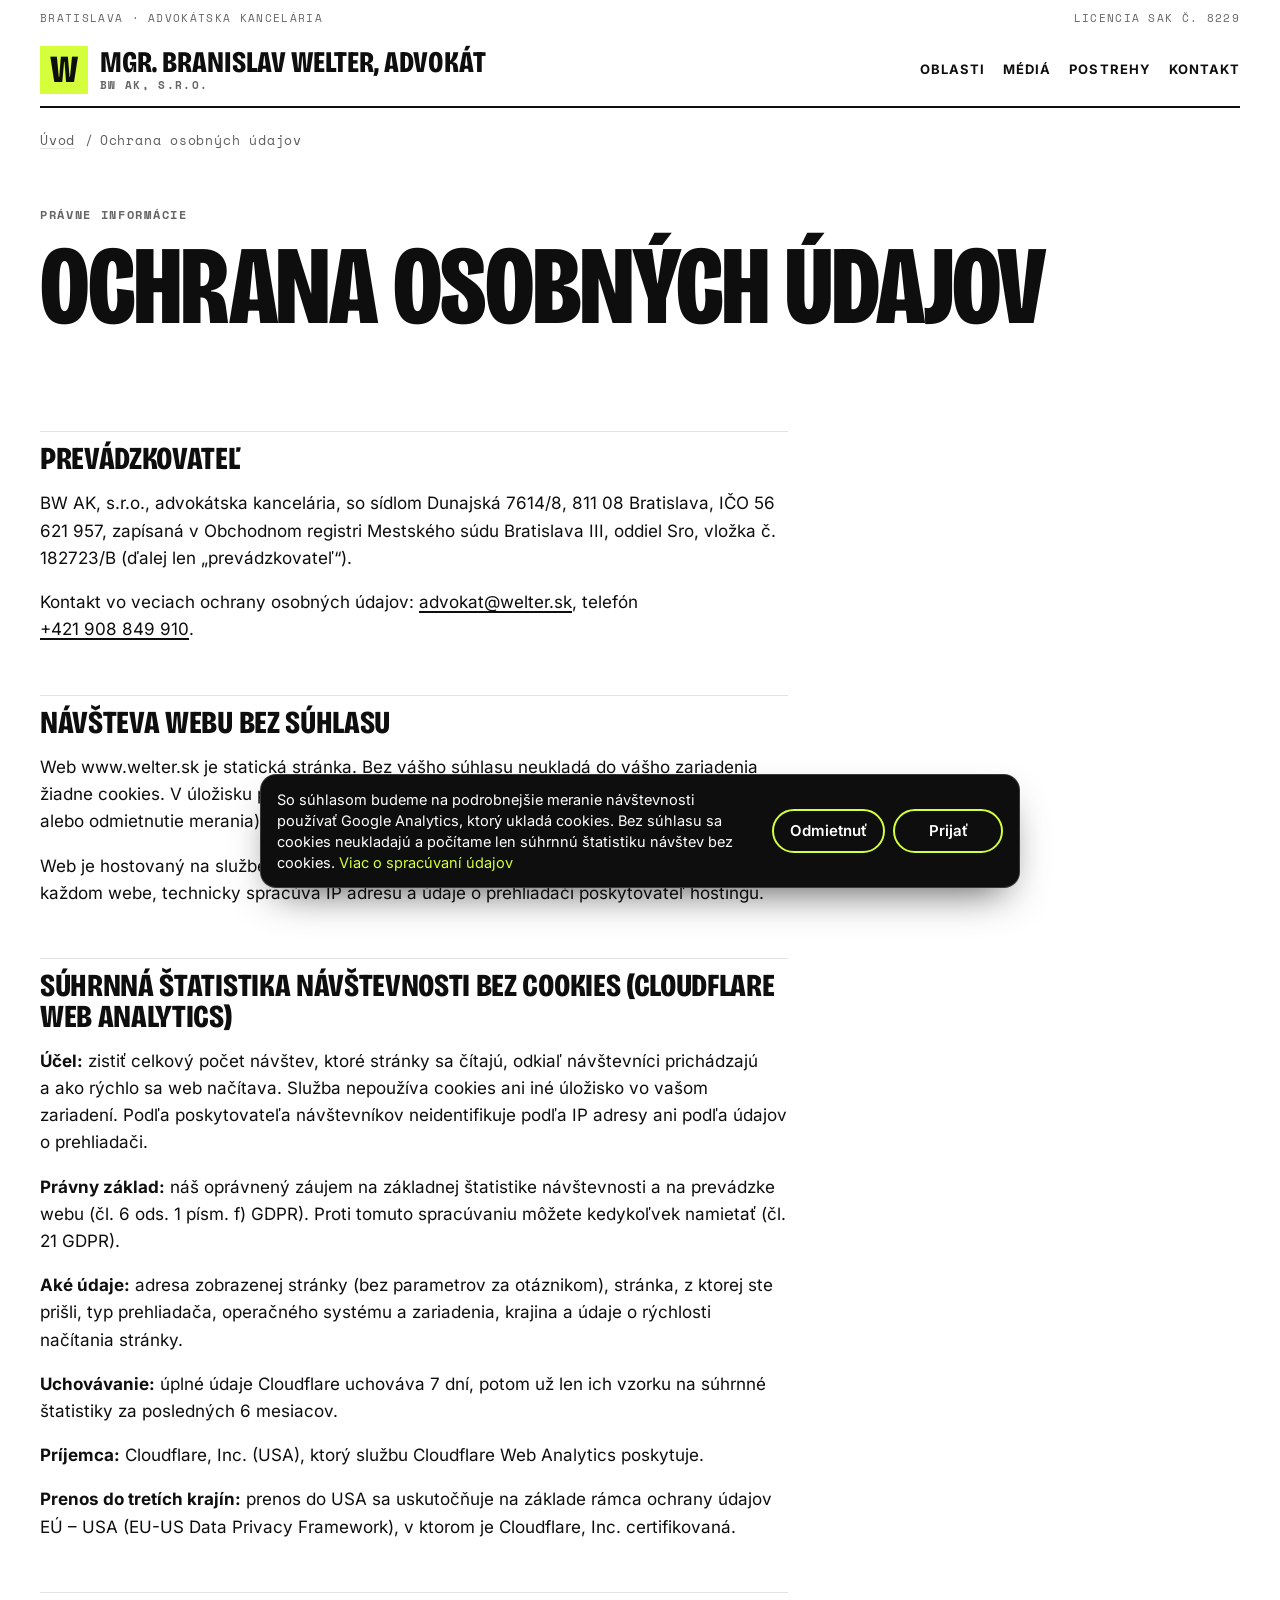
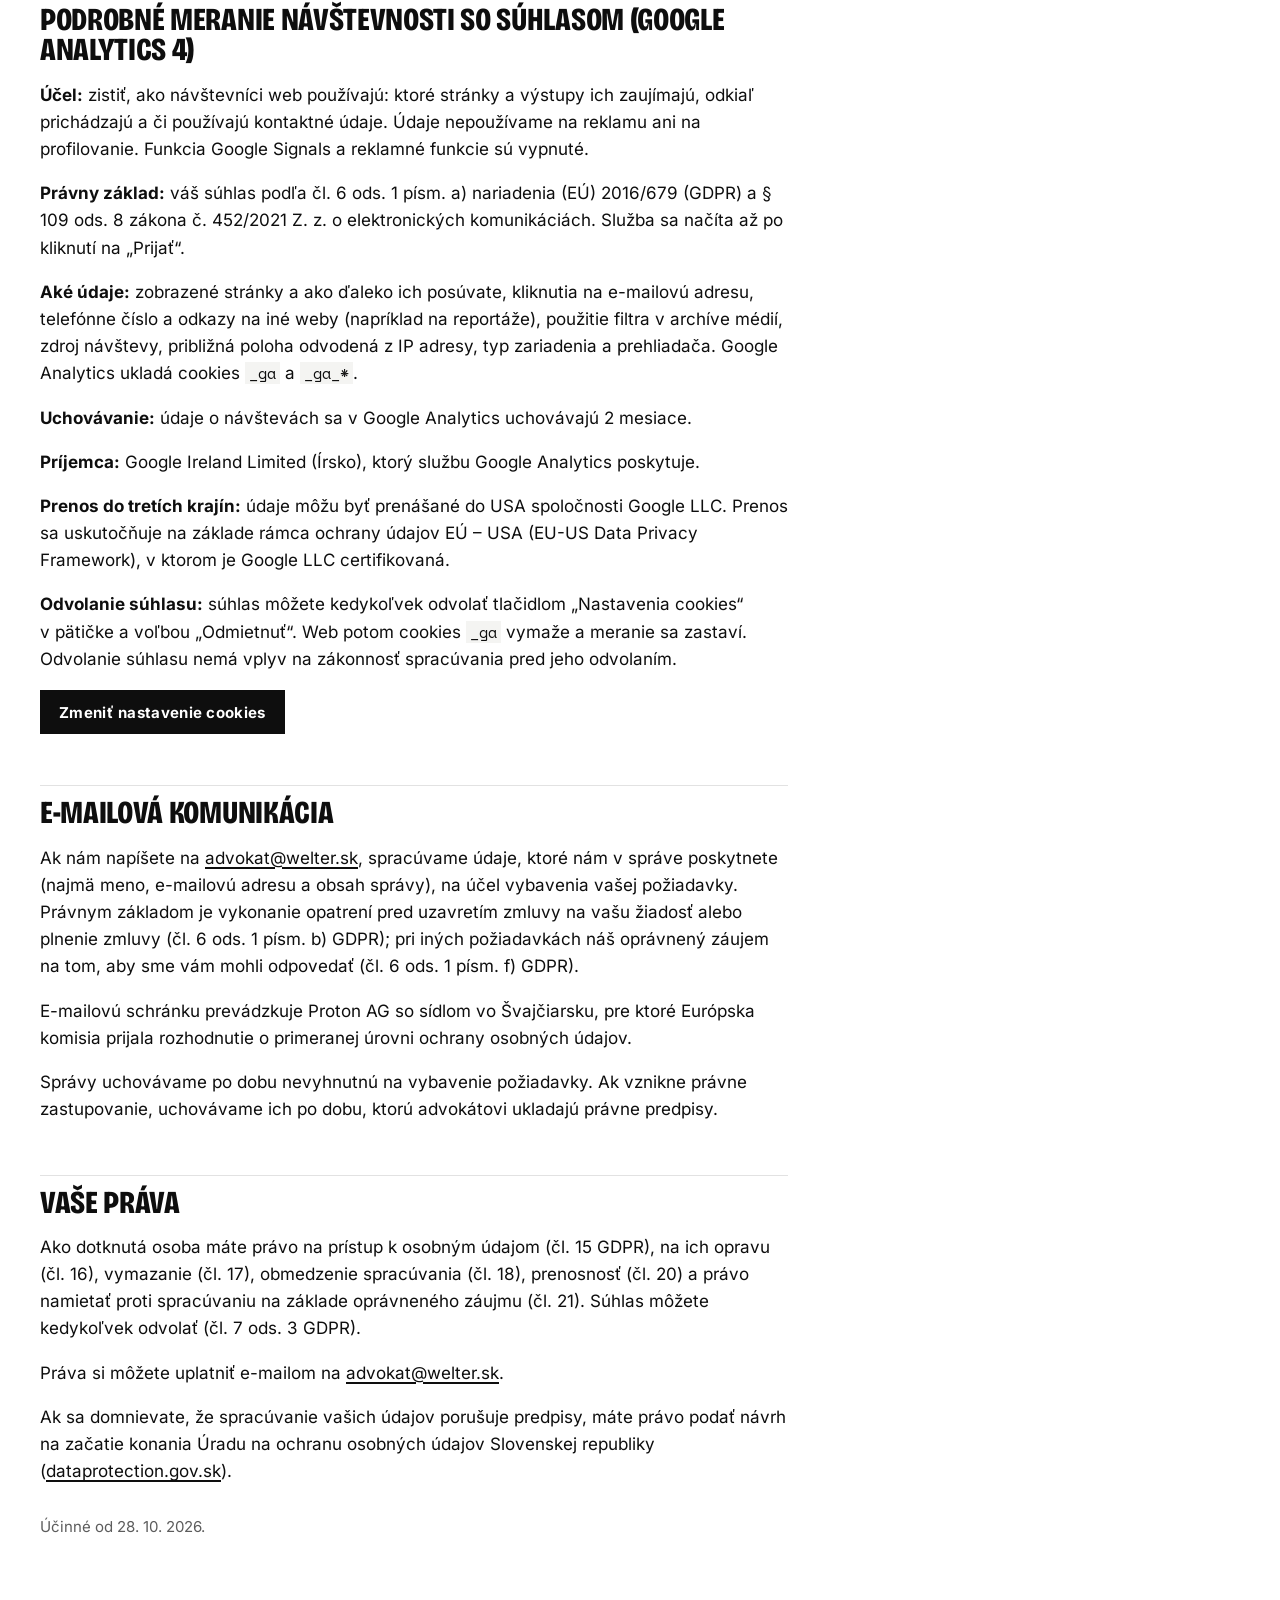
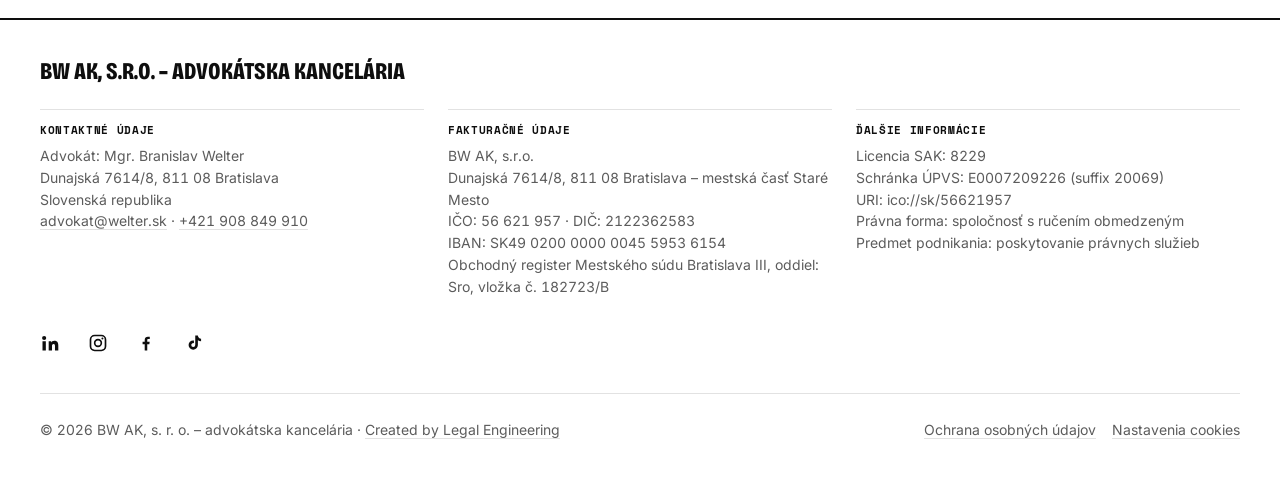
<file: ochrana-osobnych-udajov/index.html>
<!doctype html>
<html lang="sk">
<head>
<meta charset="utf-8">
<meta name="viewport" content="width=device-width, initial-scale=1">
<title>Ochrana osobných údajov – welter.sk</title>
<meta name="description" content="Ako BW AK, s.r.o. spracúva osobné údaje návštevníkov webu welter.sk: štatistika návštevnosti bez cookies, Google Analytics 4 na základe súhlasu, e-mailová komunikácia, práva dotknutej osoby.">
<link rel="canonical" href="https://www.welter.sk/ochrana-osobnych-udajov/">
<meta property="og:type" content="website">
<meta property="og:locale" content="sk_SK">
<meta property="og:site_name" content="BW AK, s.r.o. – Mgr. Branislav Welter, advokát">
<meta property="og:title" content="Ochrana osobných údajov – welter.sk">
<meta property="og:description" content="Ako BW AK, s.r.o. spracúva osobné údaje návštevníkov webu welter.sk: štatistika návštevnosti bez cookies, Google Analytics 4 na základe súhlasu, e-mailová komunikácia, práva dotknutej osoby.">
<meta property="og:url" content="https://www.welter.sk/ochrana-osobnych-udajov/">
<meta property="og:image" content="https://www.welter.sk/img/og/default.png">
<meta property="og:image:width" content="1200">
<meta property="og:image:height" content="630">
<meta name="twitter:card" content="summary_large_image">
<meta name="theme-color" content="#FFFFFF">
<link rel="preload" href="/assets/fonts/BricolageGrotesque-normal-400-800-latin.woff2" as="font" type="font/woff2" crossorigin>
<link rel="preload" href="/assets/fonts/BricolageGrotesque-normal-400-800-latin-ext.woff2" as="font" type="font/woff2" crossorigin>
<link rel="preload" href="/assets/fonts/Inter-normal-400-latin.woff2" as="font" type="font/woff2" crossorigin>
<link rel="stylesheet" href="/assets/css/fonts.css">
<link rel="stylesheet" href="/assets/css/site.css">
<link rel="icon" href="/favicon.svg" type="image/svg+xml">
<link rel="alternate" type="application/rss+xml" title="Postrehy – welter.sk" href="/feed.xml">
<script type="application/ld+json">{"@context":"https://schema.org","@type":"BreadcrumbList","itemListElement":[{"@type":"ListItem","position":1,"name":"Úvod","item":"https://www.welter.sk/"},{"@type":"ListItem","position":2,"name":"Ochrana osobných údajov","item":"https://www.welter.sk/ochrana-osobnych-udajov/"}]}</script>
<script>
window.CONSENT_CFG={key:'welter_consent_v1',ga:/(^|\.)welter\.sk$/.test(location.hostname)?'G-4FHE8V2S4T':''};
window.dataLayer=window.dataLayer||[];function gtag(){dataLayer.push(arguments);}
gtag('consent','default',{ad_storage:'denied',ad_user_data:'denied',ad_personalization:'denied',analytics_storage:'denied',functionality_storage:'denied',personalization_storage:'denied',security_storage:'granted',wait_for_update:500});
gtag('set','ads_data_redaction',true);
try{if(localStorage.getItem(CONSENT_CFG.key)==='granted')gtag('consent','update',{analytics_storage:'granted'});}catch(e){}
gtag('js',new Date());
gtag('config','G-4FHE8V2S4T',{allow_google_signals:false,allow_ad_personalization_signals:false});
</script>
</head>
<body>
<a class="skip" href="#obsah">Preskočiť na obsah</a>
<header class="masthead">
 <div class="wrap">
  <div class="dateline"><span>Bratislava · Advokátska kancelária</span><span>Licencia SAK č. 8229</span></div>
  <div class="masthead__bar">
   <a class="brand" href="/"><span class="wb" aria-hidden="true">W</span><span><span class="brand__name">Mgr. Branislav Welter, advokát</span><span class="brand__firm">BW AK, s.r.o.</span></span></a>
   <nav class="nav" aria-label="Hlavná navigácia"><ul><li><a href="/#services">Oblasti</a></li><li><a href="/media/">Médiá</a></li><li><a href="/postrehy/">Postrehy</a></li><li><a href="/#contact">Kontakt</a></li></ul></nav>
  </div>
 </div>
</header>
<nav class="crumbs" aria-label="Omrvinková navigácia"><div class="wrap"><ol><li><a href="/">Úvod</a></li><li><span aria-current="page">Ochrana osobných údajov</span></li></ol></div></nav>
<main id="obsah">
 <div class="wrap">
  <header class="page-head"><span class="kicker">Právne informácie</span><h1>Ochrana osobných údajov</h1></header>
  <div class="prose">
<h2>Prevádzkovateľ</h2>
<p>BW AK, s.r.o., advokátska kancelária, so sídlom Dunajská 7614/8, 811 08 Bratislava, IČO 56 621 957, zapísaná v&nbsp;Obchodnom registri Mestského súdu Bratislava III, oddiel Sro, vložka č. 182723/B (ďalej len „prevádzkovateľ“).</p>
<p>Kontakt vo veciach ochrany osobných údajov: <a href="mailto:advokat@welter.sk">advokat@welter.sk</a>, telefón <a href="tel:+421908849910">+421&nbsp;908&nbsp;849&nbsp;910</a>.</p>

<h2>Návšteva webu bez súhlasu</h2>
<p>Web www.welter.sk je statická stránka. Bez vášho súhlasu neukladá do vášho zariadenia žiadne cookies. V&nbsp;úložisku prehliadača (localStorage) si zapamätá len vašu voľbu (prijatie alebo odmietnutie merania), aby sa lišta nezobrazovala pri každej návšteve.</p>
<p>Web je hostovaný na službe GitHub Pages (GitHub, Inc.). Pri načítaní stránky, ako pri každom webe, technicky spracúva IP adresu a&nbsp;údaje o&nbsp;prehliadači poskytovateľ hostingu.</p>

<h2>Súhrnná štatistika návštevnosti bez cookies (Cloudflare Web Analytics)</h2>
<p><b>Účel:</b> zistiť celkový počet návštev, ktoré stránky sa čítajú, odkiaľ návštevníci prichádzajú a&nbsp;ako rýchlo sa web načítava. Služba nepoužíva cookies ani iné úložisko vo vašom zariadení. Podľa poskytovateľa návštevníkov neidentifikuje podľa IP adresy ani podľa údajov o&nbsp;prehliadači.</p>
<p><b>Právny základ:</b> náš oprávnený záujem na základnej štatistike návštevnosti a&nbsp;na prevádzke webu (čl. 6 ods. 1 písm. f) GDPR). Proti tomuto spracúvaniu môžete kedykoľvek namietať (čl. 21 GDPR).</p>
<p><b>Aké údaje:</b> adresa zobrazenej stránky (bez parametrov za otáznikom), stránka, z&nbsp;ktorej ste prišli, typ prehliadača, operačného systému a&nbsp;zariadenia, krajina a&nbsp;údaje o&nbsp;rýchlosti načítania stránky.</p>
<p><b>Uchovávanie:</b> úplné údaje Cloudflare uchováva 7 dní, potom už len ich vzorku na súhrnné štatistiky za posledných 6 mesiacov.</p>
<p><b>Príjemca:</b> Cloudflare, Inc. (USA), ktorý službu Cloudflare Web Analytics poskytuje.</p>
<p><b>Prenos do tretích krajín:</b> prenos do USA sa uskutočňuje na základe rámca ochrany údajov EÚ – USA (EU-US Data Privacy Framework), v&nbsp;ktorom je Cloudflare, Inc. certifikovaná.</p>

<h2>Podrobné meranie návštevnosti so súhlasom (Google Analytics 4)</h2>
<p><b>Účel:</b> zistiť, ako návštevníci web používajú: ktoré stránky a&nbsp;výstupy ich zaujímajú, odkiaľ prichádzajú a&nbsp;či používajú kontaktné údaje. Údaje nepoužívame na reklamu ani na profilovanie. Funkcia Google Signals a&nbsp;reklamné funkcie sú vypnuté.</p>
<p><b>Právny základ:</b> váš súhlas podľa čl. 6 ods. 1 písm. a) nariadenia (EÚ) 2016/679 (GDPR) a&nbsp;§ 109 ods. 8 zákona č. 452/2021 Z. z. o&nbsp;elektronických komunikáciách. Služba sa načíta až po kliknutí na „Prijať“.</p>
<p><b>Aké údaje:</b> zobrazené stránky a&nbsp;ako ďaleko ich posúvate, kliknutia na e-mailovú adresu, telefónne číslo a&nbsp;odkazy na iné weby (napríklad na reportáže), použitie filtra v&nbsp;archíve médií, zdroj návštevy, približná poloha odvodená z&nbsp;IP adresy, typ zariadenia a&nbsp;prehliadača. Google Analytics ukladá cookies <code>_ga</code> a <code>_ga_*</code>.</p>
<p><b>Uchovávanie:</b> údaje o&nbsp;návštevách sa v&nbsp;Google Analytics uchovávajú 2 mesiace.</p>
<p><b>Príjemca:</b> Google Ireland Limited (Írsko), ktorý službu Google Analytics poskytuje.</p>
<p><b>Prenos do tretích krajín:</b> údaje môžu byť prenášané do USA spoločnosti Google LLC. Prenos sa uskutočňuje na základe rámca ochrany údajov EÚ – USA (EU-US Data Privacy Framework), v&nbsp;ktorom je Google LLC certifikovaná.</p>
<p><b>Odvolanie súhlasu:</b> súhlas môžete kedykoľvek odvolať tlačidlom „Nastavenia cookies“ v&nbsp;pätičke a&nbsp;voľbou „Odmietnuť“. Web potom cookies <code>_ga</code> vymaže a&nbsp;meranie sa zastaví. Odvolanie súhlasu nemá vplyv na zákonnosť spracúvania pred jeho odvolaním.</p>
<p><button type="button" class="btn" data-consent-open>Zmeniť nastavenie cookies</button></p>

<h2>E-mailová komunikácia</h2>
<p>Ak nám napíšete na <a href="mailto:advokat@welter.sk">advokat@welter.sk</a>, spracúvame údaje, ktoré nám v&nbsp;správe poskytnete (najmä meno, e-mailovú adresu a&nbsp;obsah správy), na účel vybavenia vašej požiadavky. Právnym základom je vykonanie opatrení pred uzavretím zmluvy na vašu žiadosť alebo plnenie zmluvy (čl. 6 ods. 1 písm. b) GDPR); pri iných požiadavkách náš oprávnený záujem na tom, aby sme vám mohli odpovedať (čl. 6 ods. 1 písm. f) GDPR).</p>
<p>E-mailovú schránku prevádzkuje Proton AG so sídlom vo Švajčiarsku, pre ktoré Európska komisia prijala rozhodnutie o&nbsp;primeranej úrovni ochrany osobných údajov.</p>
<p>Správy uchovávame po dobu nevyhnutnú na vybavenie požiadavky. Ak vznikne právne zastupovanie, uchovávame ich po dobu, ktorú advokátovi ukladajú právne predpisy.</p>

<h2>Vaše práva</h2>
<p>Ako dotknutá osoba máte právo na prístup k&nbsp;osobným údajom (čl. 15 GDPR), na ich opravu (čl. 16), vymazanie (čl. 17), obmedzenie spracúvania (čl. 18), prenosnosť (čl. 20) a&nbsp;právo namietať proti spracúvaniu na základe oprávneného záujmu (čl. 21). Súhlas môžete kedykoľvek odvolať (čl. 7 ods. 3 GDPR).</p>
<p>Práva si môžete uplatniť e-mailom na <a href="mailto:advokat@welter.sk">advokat@welter.sk</a>.</p>
<p>Ak sa domnievate, že spracúvanie vašich údajov porušuje predpisy, máte právo podať návrh na začatie konania Úradu na ochranu osobných údajov Slovenskej republiky (<a href="https://dataprotection.gov.sk" target="_blank" rel="noopener">dataprotection.gov.sk</a>).</p>

<p class="upd">Účinné od 28. 10. 2026.</p>
  </div>
 </div>
</main>
<footer class="footer">
 <div class="wrap">
  <p class="footer__brand">BW AK, s.r.o. – advokátska kancelária</p>
  <dl>
   <div><dt>Kontaktné údaje</dt><dd>Advokát: Mgr. Branislav Welter<br>Dunajská 7614/8, 811 08 Bratislava<br>Slovenská republika<br><a href="mailto:advokat@welter.sk">advokat@welter.sk</a> · <a href="tel:+421908849910">+421&nbsp;908&nbsp;849&nbsp;910</a></dd></div>
   <div><dt>Fakturačné údaje</dt><dd>BW AK, s.r.o.<br>Dunajská 7614/8, 811 08 Bratislava – mestská časť Staré Mesto<br>IČO: 56 621 957 · DIČ: 2122362583<br>IBAN: SK49 0200 0000 0045 5953 6154<br>Obchodný register Mestského súdu Bratislava III, oddiel: Sro, vložka č. 182723/B</dd></div>
   <div><dt>Ďalšie informácie</dt><dd>Licencia SAK: 8229<br>Schránka ÚPVS: E0007209226 (suffix 20069)<br>URI: ico://sk/56621957<br>Právna forma: spoločnosť s&nbsp;ručením obmedzeným<br>Predmet podnikania: poskytovanie právnych služieb</dd></div>
  </dl>
  <nav class="footer__social" aria-label="Sociálne siete"><a href="https://www.linkedin.com/in/advokat-welter" target="_blank" rel="noopener me" aria-label="LinkedIn" title="LinkedIn"><svg viewBox="0 0 24 24" width="20" height="20" aria-hidden="true" focusable="false" fill="currentColor"><path d="M4.98 3.5a2.5 2.5 0 1 1 0 5 2.5 2.5 0 0 1 0-5ZM3 9.75h4V21H3V9.75Zm6.5 0h3.83v1.54h.05c.53-1 1.84-2.06 3.79-2.06 4.05 0 4.8 2.67 4.8 6.14V21h-4v-4.97c0-1.19-.02-2.71-1.65-2.71-1.65 0-1.9 1.29-1.9 2.62V21h-4V9.75Z"/></svg></a><a href="https://www.instagram.com/advokat.welter" target="_blank" rel="noopener me" aria-label="Instagram" title="Instagram"><svg viewBox="0 0 24 24" width="20" height="20" aria-hidden="true" focusable="false" fill="currentColor"><rect x="3" y="3" width="18" height="18" rx="5" fill="none" stroke="currentColor" stroke-width="2"/><circle cx="12" cy="12" r="4" fill="none" stroke="currentColor" stroke-width="2"/><circle cx="17.3" cy="6.7" r="1.2"/></svg></a><a href="https://www.facebook.com/advokat.welter" target="_blank" rel="noopener me" aria-label="Facebook" title="Facebook"><svg viewBox="0 0 24 24" width="20" height="20" aria-hidden="true" focusable="false" fill="currentColor"><path d="M13.5 21v-7.5h2.53l.38-2.94H13.5V8.69c0-.85.24-1.43 1.46-1.43h1.56V4.63a21 21 0 0 0-2.27-.12c-2.25 0-3.79 1.37-3.79 3.9v2.16H7.9v2.94h2.55V21h3.05Z"/></svg></a><a href="https://www.tiktok.com/@advokat.welter" target="_blank" rel="noopener me" aria-label="TikTok" title="TikTok"><svg viewBox="0 0 24 24" width="20" height="20" aria-hidden="true" focusable="false" fill="currentColor"><path d="M16.6 3c.37 2.2 1.72 3.67 3.9 3.8v3.06a7.2 7.2 0 0 1-3.84-1.14v5.47c0 3.47-2.5 5.81-5.62 5.81A5.5 5.5 0 0 1 5.5 14.5c0-3.34 2.83-5.94 6.4-5.47v3.15a2.4 2.4 0 0 0-3.2 2.28 2.4 2.4 0 0 0 4.8.06V3h3.1Z"/></svg></a></nav>
  <div class="footer__bottom">
   <span>© 2026 BW AK, s. r. o. – advokátska kancelária · <a href="https://www.legalengineering.sk" target="_blank" rel="noopener">Created by Legal Engineering</a></span>
   <nav aria-label="Právne informácie"><a href="/ochrana-osobnych-udajov/">Ochrana osobných údajov</a><button type="button" class="linkbtn" data-consent-open>Nastavenia cookies</button></nav>
  </div>
 </div>
</footer>
<div id="consentBar" class="cb" role="region" aria-label="Súhlas s analytickými cookies" hidden>
 <p>So súhlasom budeme na podrobnejšie meranie návštevnosti používať Google Analytics, ktorý ukladá cookies. Bez súhlasu sa cookies neukladajú a&nbsp;počítame len súhrnnú štatistiku návštev bez cookies. <a href="/ochrana-osobnych-udajov/">Viac o&nbsp;spracúvaní údajov</a></p>
 <div class="cb-btns"><button type="button" data-c="denied">Odmietnuť</button><button type="button" data-c="granted">Prijať</button></div>
</div>
<script src="/consent.js" defer></script>
<script src="/assets/js/site.js" defer></script>
<script type="module" src="https://static.cloudflareinsights.com/beacon.min.js" data-cf-beacon='{"token": "aeb7e22fecd3449f97ecd7bbb4a51fd6"}'></script>
</body>
</html>
</file>
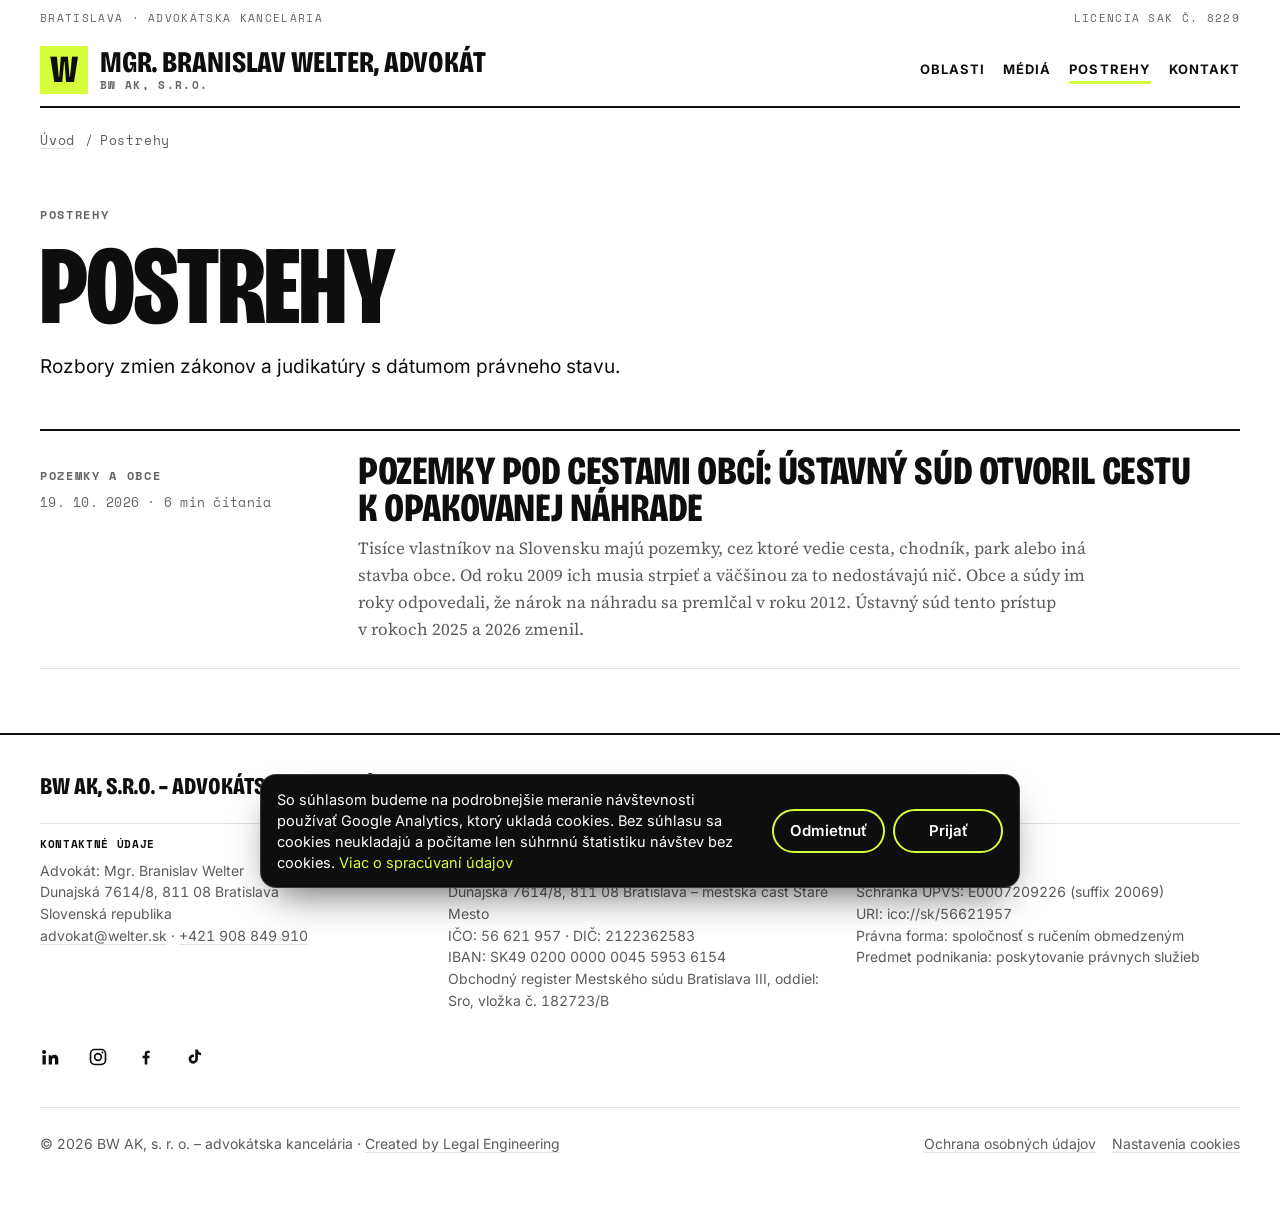
<file: postrehy/index.html>
<!doctype html>
<html lang="sk">
<head>
<meta charset="utf-8">
<meta name="viewport" content="width=device-width, initial-scale=1">
<title>Postrehy – Mgr. Branislav Welter, advokát</title>
<meta name="description" content="Postrehy advokáta k právnej štruktúre majetkových, developerských a transakčných situácií.">
<link rel="canonical" href="https://www.welter.sk/postrehy/">
<meta property="og:type" content="website">
<meta property="og:locale" content="sk_SK">
<meta property="og:site_name" content="BW AK, s.r.o. – Mgr. Branislav Welter, advokát">
<meta property="og:title" content="Postrehy – Mgr. Branislav Welter, advokát">
<meta property="og:description" content="Postrehy advokáta k právnej štruktúre majetkových, developerských a transakčných situácií.">
<meta property="og:url" content="https://www.welter.sk/postrehy/">
<meta property="og:image" content="https://www.welter.sk/img/og/default.png">
<meta property="og:image:width" content="1200">
<meta property="og:image:height" content="630">
<meta name="twitter:card" content="summary_large_image">
<meta name="theme-color" content="#FFFFFF">
<link rel="preload" href="/assets/fonts/BricolageGrotesque-normal-400-800-latin.woff2" as="font" type="font/woff2" crossorigin>
<link rel="preload" href="/assets/fonts/BricolageGrotesque-normal-400-800-latin-ext.woff2" as="font" type="font/woff2" crossorigin>
<link rel="preload" href="/assets/fonts/Inter-normal-400-latin.woff2" as="font" type="font/woff2" crossorigin>
<link rel="stylesheet" href="/assets/css/fonts.css">
<link rel="stylesheet" href="/assets/css/site.css">
<link rel="icon" href="/favicon.svg" type="image/svg+xml">
<link rel="alternate" type="application/rss+xml" title="Postrehy – welter.sk" href="/feed.xml">
<script type="application/ld+json">{"@context":"https://schema.org","@graph":[{"@type":"Blog","@id":"https://www.welter.sk/postrehy/#blog","url":"https://www.welter.sk/postrehy/","name":"Postrehy","inLanguage":"sk","publisher":{"@id":"https://www.welter.sk/#organization"},"author":{"@id":"https://www.welter.sk/#branislav-welter"},"blogPost":[{"@id":"https://www.welter.sk/postrehy/nahrada-za-pozemky-pod-stavbami-obci/#article"}]},{"@type":"BreadcrumbList","itemListElement":[{"@type":"ListItem","position":1,"name":"Úvod","item":"https://www.welter.sk/"},{"@type":"ListItem","position":2,"name":"Postrehy","item":"https://www.welter.sk/postrehy/"}]}]}</script>
<script>
window.CONSENT_CFG={key:'welter_consent_v1',ga:/(^|\.)welter\.sk$/.test(location.hostname)?'G-4FHE8V2S4T':''};
window.dataLayer=window.dataLayer||[];function gtag(){dataLayer.push(arguments);}
gtag('consent','default',{ad_storage:'denied',ad_user_data:'denied',ad_personalization:'denied',analytics_storage:'denied',functionality_storage:'denied',personalization_storage:'denied',security_storage:'granted',wait_for_update:500});
gtag('set','ads_data_redaction',true);
try{if(localStorage.getItem(CONSENT_CFG.key)==='granted')gtag('consent','update',{analytics_storage:'granted'});}catch(e){}
gtag('js',new Date());
gtag('config','G-4FHE8V2S4T',{allow_google_signals:false,allow_ad_personalization_signals:false});
</script>
</head>
<body>
<a class="skip" href="#obsah">Preskočiť na obsah</a>
<header class="masthead">
 <div class="wrap">
  <div class="dateline"><span>Bratislava · Advokátska kancelária</span><span>Licencia SAK č. 8229</span></div>
  <div class="masthead__bar">
   <a class="brand" href="/"><span class="wb" aria-hidden="true">W</span><span><span class="brand__name">Mgr. Branislav Welter, advokát</span><span class="brand__firm">BW AK, s.r.o.</span></span></a>
   <nav class="nav" aria-label="Hlavná navigácia"><ul><li><a href="/#services">Oblasti</a></li><li><a href="/media/">Médiá</a></li><li><a href="/postrehy/" aria-current="page">Postrehy</a></li><li><a href="/#contact">Kontakt</a></li></ul></nav>
  </div>
 </div>
</header>
<nav class="crumbs" aria-label="Omrvinková navigácia"><div class="wrap"><ol><li><a href="/">Úvod</a></li><li><span aria-current="page">Postrehy</span></li></ol></div></nav>
<main id="obsah">
 <div class="wrap">
  <header class="page-head">
   <span class="kicker">Postrehy</span>
   <h1>Postrehy</h1>
   <p>Rozbory zmien zákonov a&nbsp;judikatúry s&nbsp;dátumom právneho stavu.</p>
  </header>
  <ul class="plist">
   <li>
    <div class="plist__meta"><span class="kicker">Pozemky a&nbsp;obce</span><br><span class="meta"><time datetime="2026-10-19">19. 10. 2026</time> · 6 min čítania</span></div>
    <div><h2><a href="/postrehy/nahrada-za-pozemky-pod-stavbami-obci/"><span class="u">Pozemky pod cestami obcí: Ústavný súd otvoril cestu k&nbsp;opakovanej náhrade</span></a></h2><p class="perex">Tisíce vlastníkov na Slovensku majú pozemky, cez ktoré vedie cesta, chodník, park alebo iná stavba obce. Od roku 2009 ich musia strpieť a&nbsp;väčšinou za to nedostávajú nič. Obce a&nbsp;súdy im roky odpovedali, že nárok na náhradu sa premlčal v&nbsp;roku 2012. Ústavný súd tento prístup v&nbsp;rokoch 2025 a&nbsp;2026 zmenil.</p></div>
   </li>
  </ul>
 </div>
</main>
<footer class="footer">
 <div class="wrap">
  <p class="footer__brand">BW AK, s.r.o. – advokátska kancelária</p>
  <dl>
   <div><dt>Kontaktné údaje</dt><dd>Advokát: Mgr. Branislav Welter<br>Dunajská 7614/8, 811 08 Bratislava<br>Slovenská republika<br><a href="mailto:advokat@welter.sk">advokat@welter.sk</a> · <a href="tel:+421908849910">+421&nbsp;908&nbsp;849&nbsp;910</a></dd></div>
   <div><dt>Fakturačné údaje</dt><dd>BW AK, s.r.o.<br>Dunajská 7614/8, 811 08 Bratislava – mestská časť Staré Mesto<br>IČO: 56 621 957 · DIČ: 2122362583<br>IBAN: SK49 0200 0000 0045 5953 6154<br>Obchodný register Mestského súdu Bratislava III, oddiel: Sro, vložka č. 182723/B</dd></div>
   <div><dt>Ďalšie informácie</dt><dd>Licencia SAK: 8229<br>Schránka ÚPVS: E0007209226 (suffix 20069)<br>URI: ico://sk/56621957<br>Právna forma: spoločnosť s&nbsp;ručením obmedzeným<br>Predmet podnikania: poskytovanie právnych služieb</dd></div>
  </dl>
  <nav class="footer__social" aria-label="Sociálne siete"><a href="https://www.linkedin.com/in/advokat-welter" target="_blank" rel="noopener me" aria-label="LinkedIn" title="LinkedIn"><svg viewBox="0 0 24 24" width="20" height="20" aria-hidden="true" focusable="false" fill="currentColor"><path d="M4.98 3.5a2.5 2.5 0 1 1 0 5 2.5 2.5 0 0 1 0-5ZM3 9.75h4V21H3V9.75Zm6.5 0h3.83v1.54h.05c.53-1 1.84-2.06 3.79-2.06 4.05 0 4.8 2.67 4.8 6.14V21h-4v-4.97c0-1.19-.02-2.71-1.65-2.71-1.65 0-1.9 1.29-1.9 2.62V21h-4V9.75Z"/></svg></a><a href="https://www.instagram.com/advokat.welter" target="_blank" rel="noopener me" aria-label="Instagram" title="Instagram"><svg viewBox="0 0 24 24" width="20" height="20" aria-hidden="true" focusable="false" fill="currentColor"><rect x="3" y="3" width="18" height="18" rx="5" fill="none" stroke="currentColor" stroke-width="2"/><circle cx="12" cy="12" r="4" fill="none" stroke="currentColor" stroke-width="2"/><circle cx="17.3" cy="6.7" r="1.2"/></svg></a><a href="https://www.facebook.com/advokat.welter" target="_blank" rel="noopener me" aria-label="Facebook" title="Facebook"><svg viewBox="0 0 24 24" width="20" height="20" aria-hidden="true" focusable="false" fill="currentColor"><path d="M13.5 21v-7.5h2.53l.38-2.94H13.5V8.69c0-.85.24-1.43 1.46-1.43h1.56V4.63a21 21 0 0 0-2.27-.12c-2.25 0-3.79 1.37-3.79 3.9v2.16H7.9v2.94h2.55V21h3.05Z"/></svg></a><a href="https://www.tiktok.com/@advokat.welter" target="_blank" rel="noopener me" aria-label="TikTok" title="TikTok"><svg viewBox="0 0 24 24" width="20" height="20" aria-hidden="true" focusable="false" fill="currentColor"><path d="M16.6 3c.37 2.2 1.72 3.67 3.9 3.8v3.06a7.2 7.2 0 0 1-3.84-1.14v5.47c0 3.47-2.5 5.81-5.62 5.81A5.5 5.5 0 0 1 5.5 14.5c0-3.34 2.83-5.94 6.4-5.47v3.15a2.4 2.4 0 0 0-3.2 2.28 2.4 2.4 0 0 0 4.8.06V3h3.1Z"/></svg></a></nav>
  <div class="footer__bottom">
   <span>© 2026 BW AK, s. r. o. – advokátska kancelária · <a href="https://www.legalengineering.sk" target="_blank" rel="noopener">Created by Legal Engineering</a></span>
   <nav aria-label="Právne informácie"><a href="/ochrana-osobnych-udajov/">Ochrana osobných údajov</a><button type="button" class="linkbtn" data-consent-open>Nastavenia cookies</button></nav>
  </div>
 </div>
</footer>
<div id="consentBar" class="cb" role="region" aria-label="Súhlas s analytickými cookies" hidden>
 <p>So súhlasom budeme na podrobnejšie meranie návštevnosti používať Google Analytics, ktorý ukladá cookies. Bez súhlasu sa cookies neukladajú a&nbsp;počítame len súhrnnú štatistiku návštev bez cookies. <a href="/ochrana-osobnych-udajov/">Viac o&nbsp;spracúvaní údajov</a></p>
 <div class="cb-btns"><button type="button" data-c="denied">Odmietnuť</button><button type="button" data-c="granted">Prijať</button></div>
</div>
<script src="/consent.js" defer></script>
<script src="/assets/js/site.js" defer></script>
<script type="module" src="https://static.cloudflareinsights.com/beacon.min.js" data-cf-beacon='{"token": "aeb7e22fecd3449f97ecd7bbb4a51fd6"}'></script>
</body>
</html>
</file>
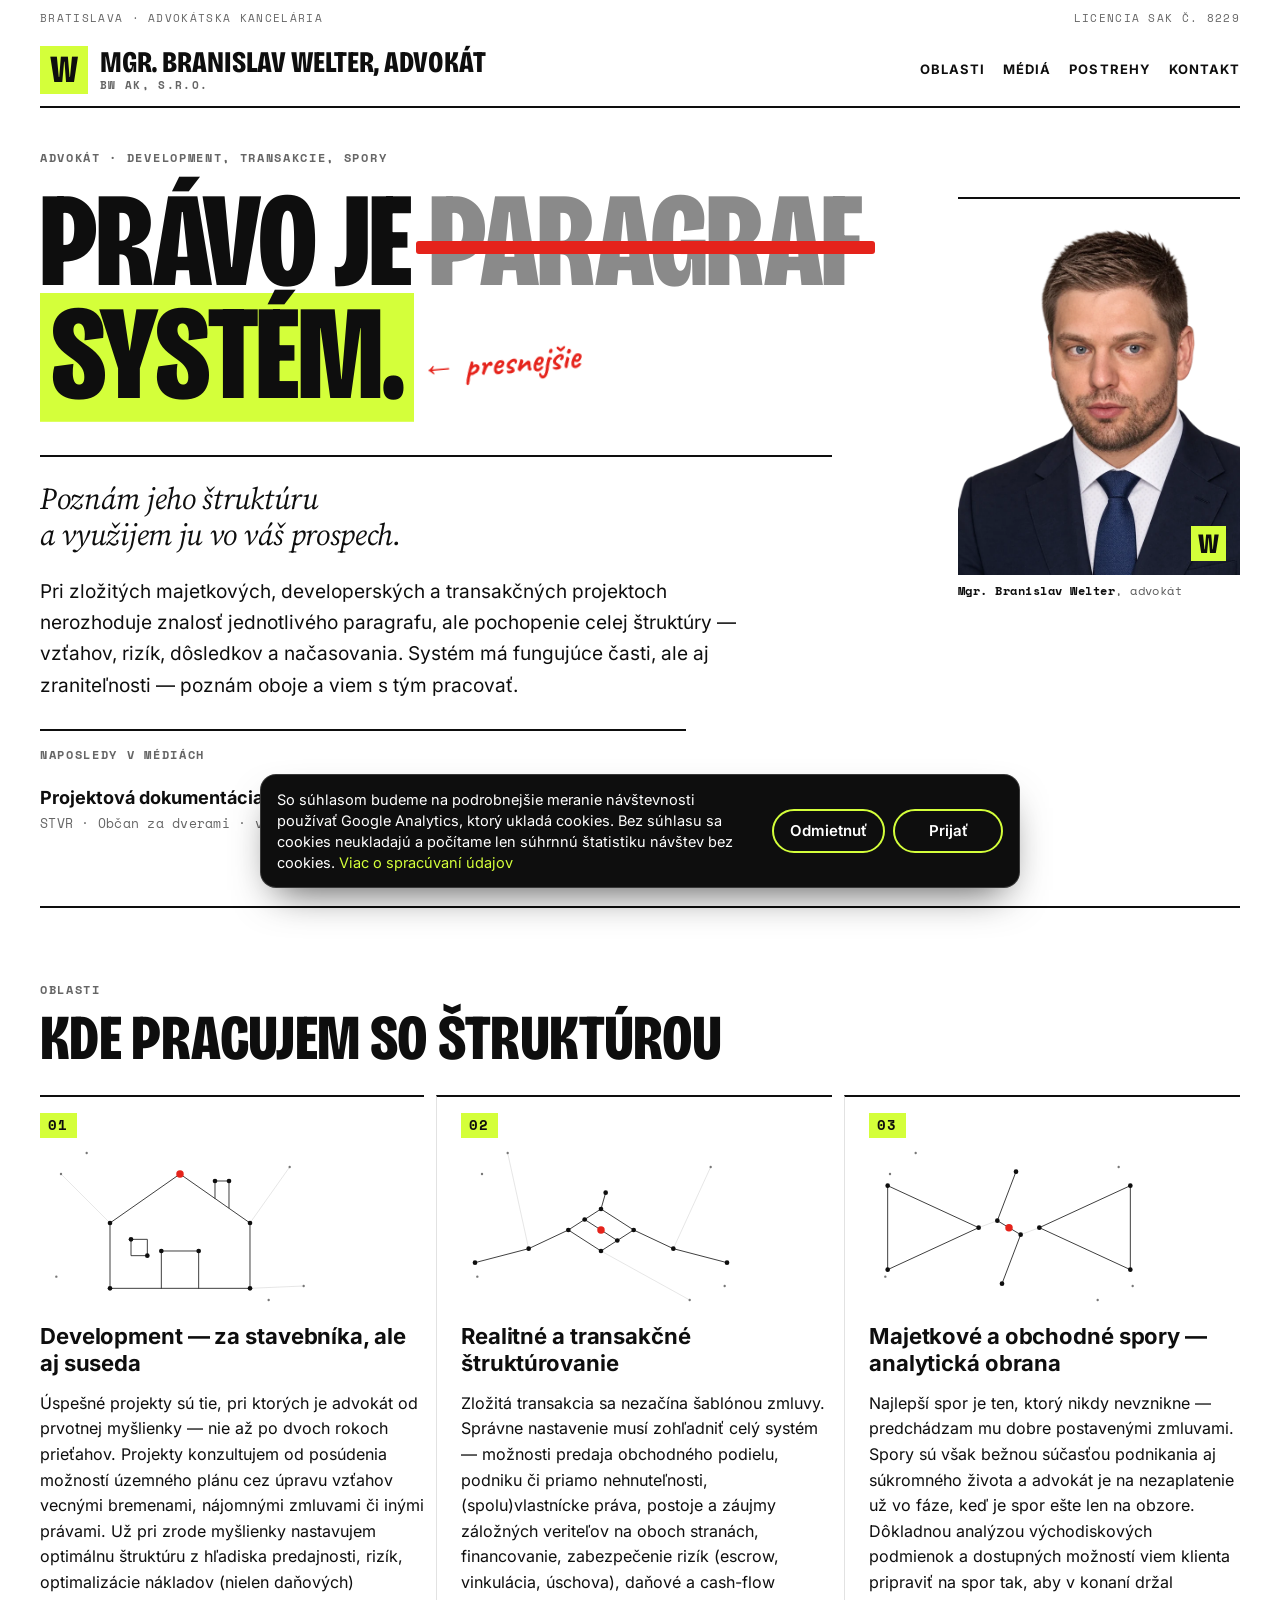
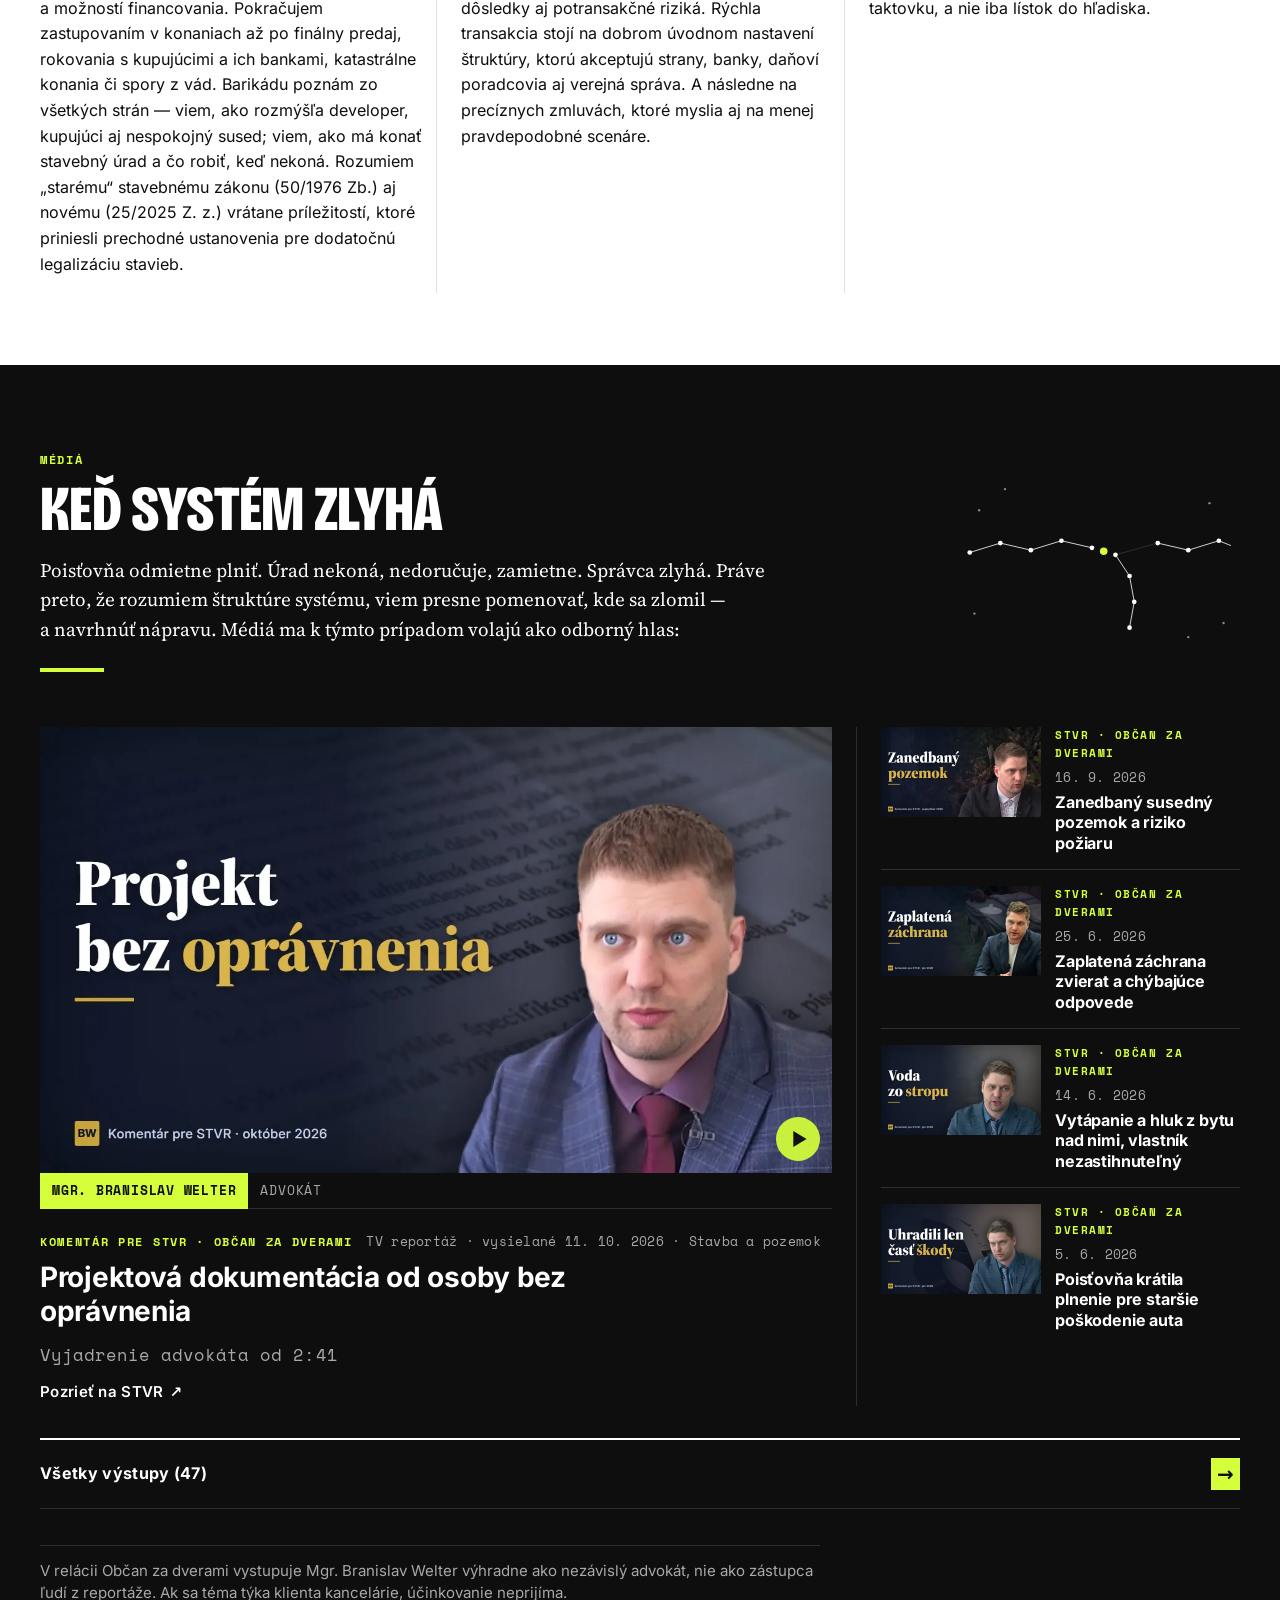
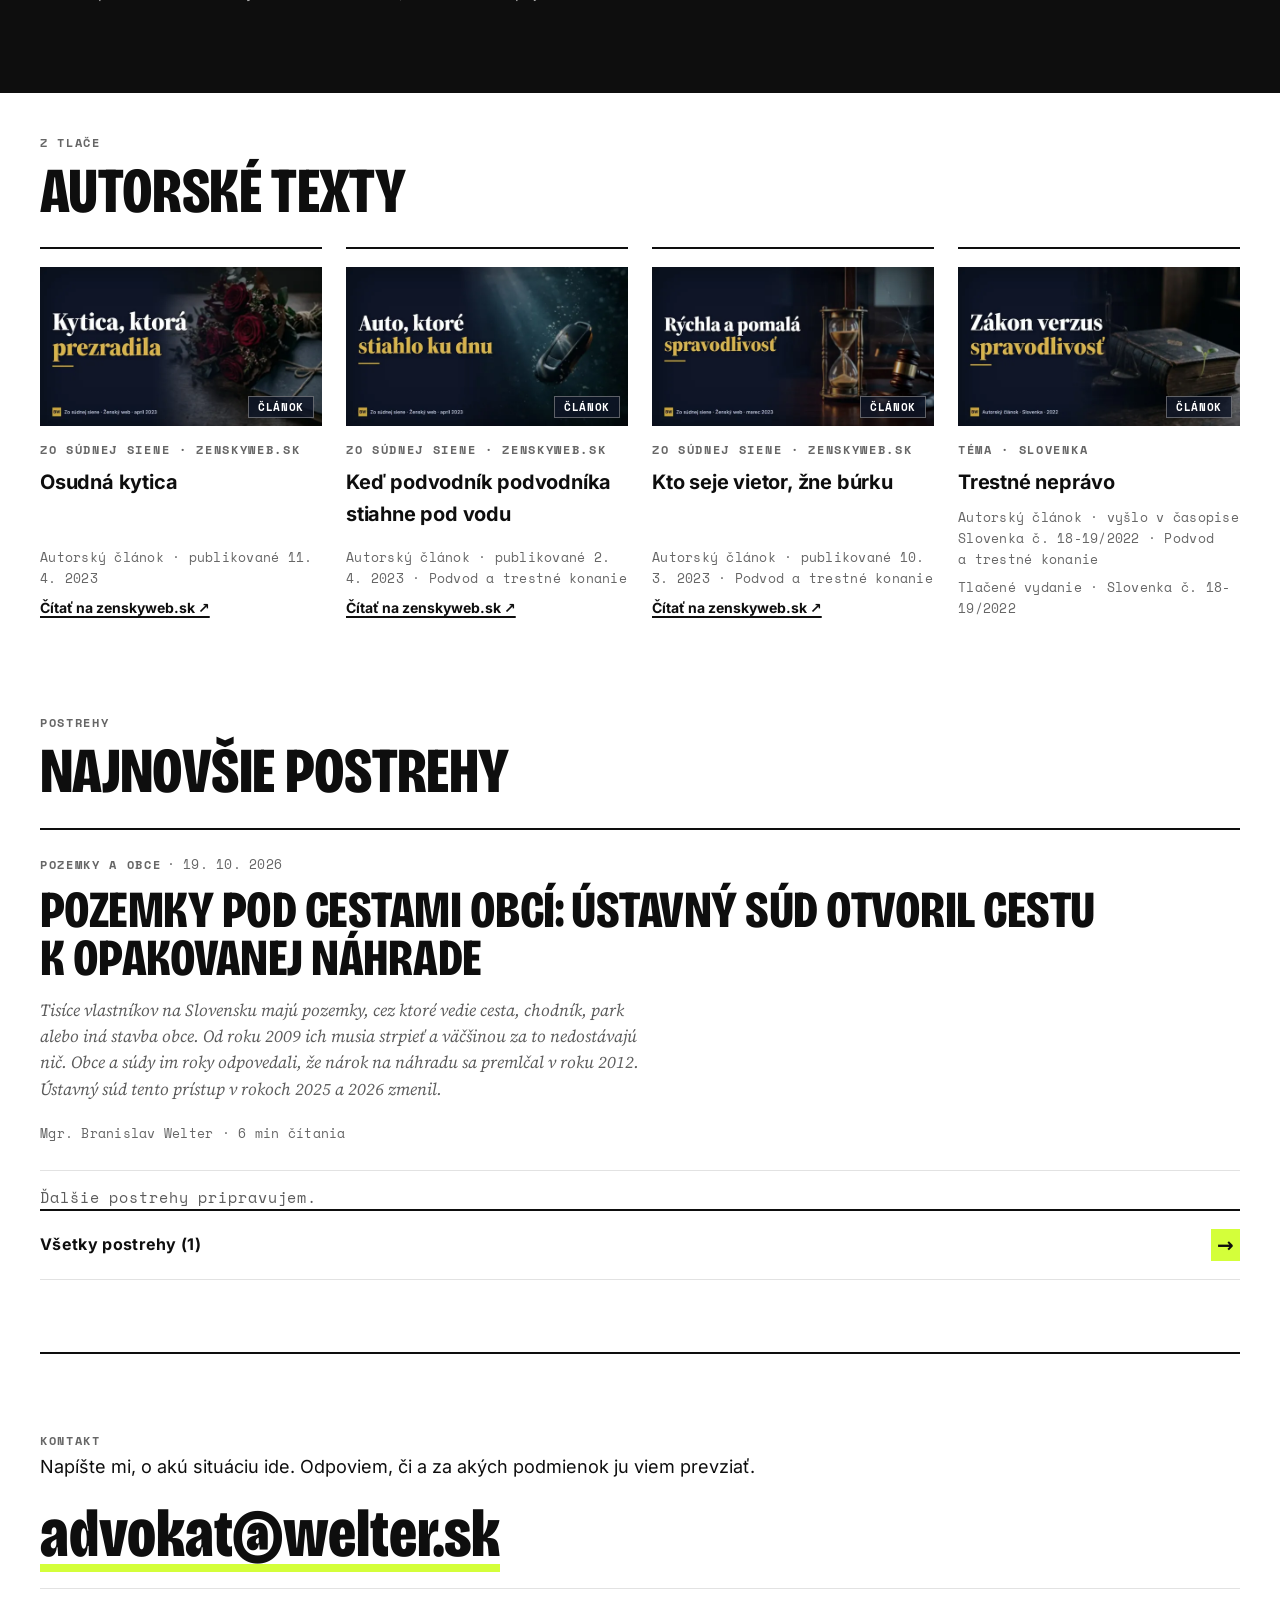
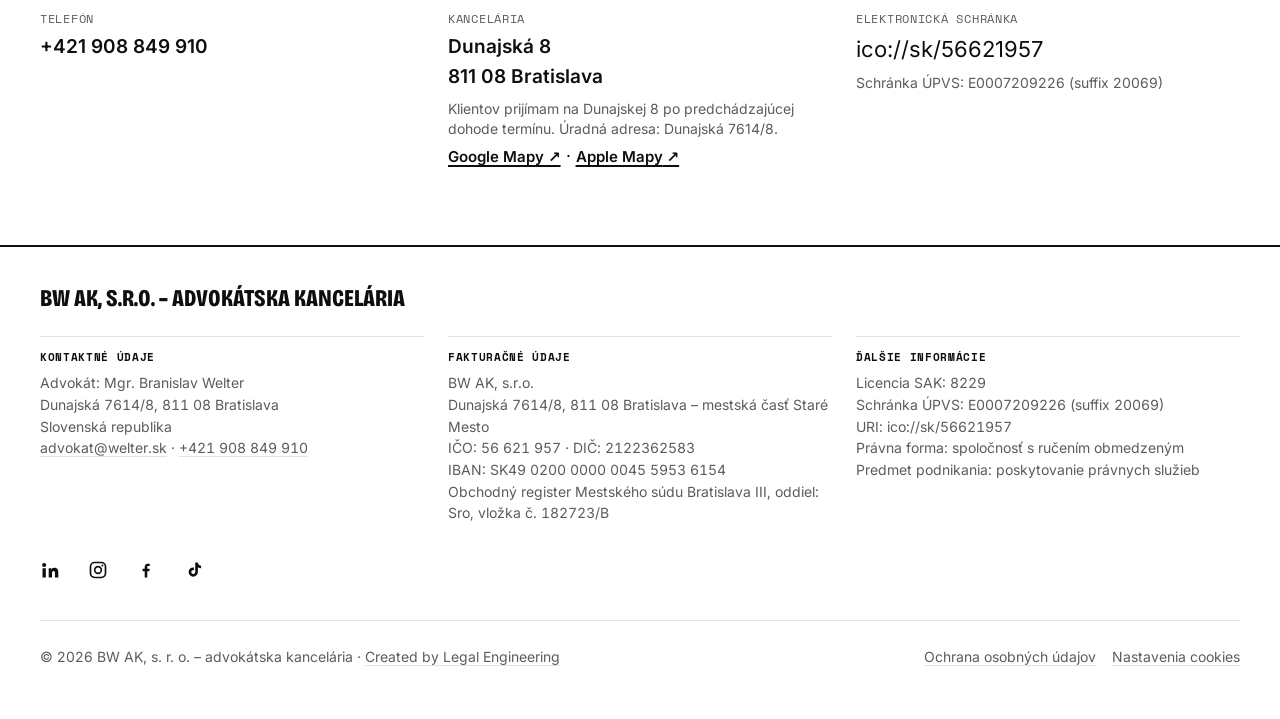
<file: author/branobrano/index.html>
<!doctype html>
<html lang="sk">
<head>
<meta charset="utf-8">
<title>Mgr. Branislav Welter – presunuté</title>
<link rel="canonical" href="https://www.welter.sk/">
<meta name="robots" content="noindex, follow">
<meta http-equiv="refresh" content="0; url=/">
<meta name="viewport" content="width=device-width, initial-scale=1">
<script>location.replace("/" + location.search + location.hash);</script>
</head>
<body>
<p>Stránka sa presunula na <a href="/">https://www.welter.sk/</a>.</p>
</body>
</html>
</file>
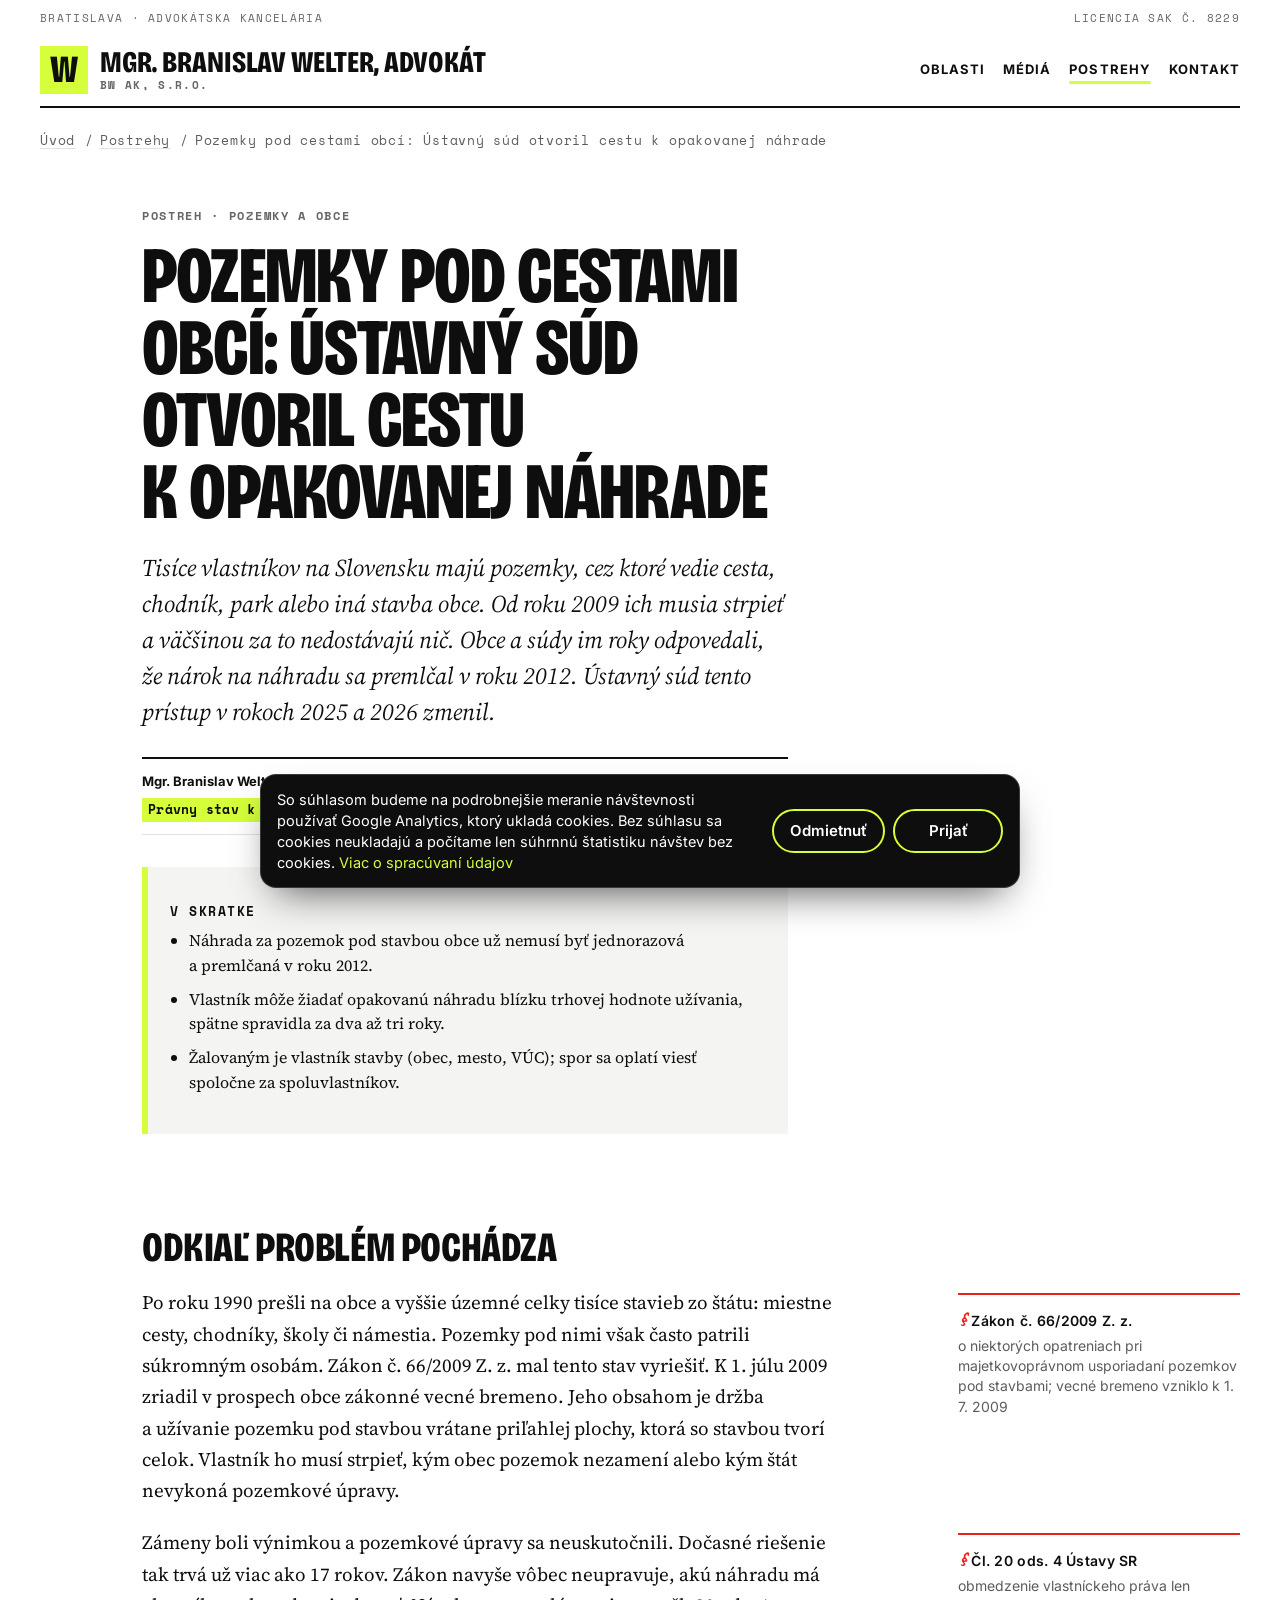
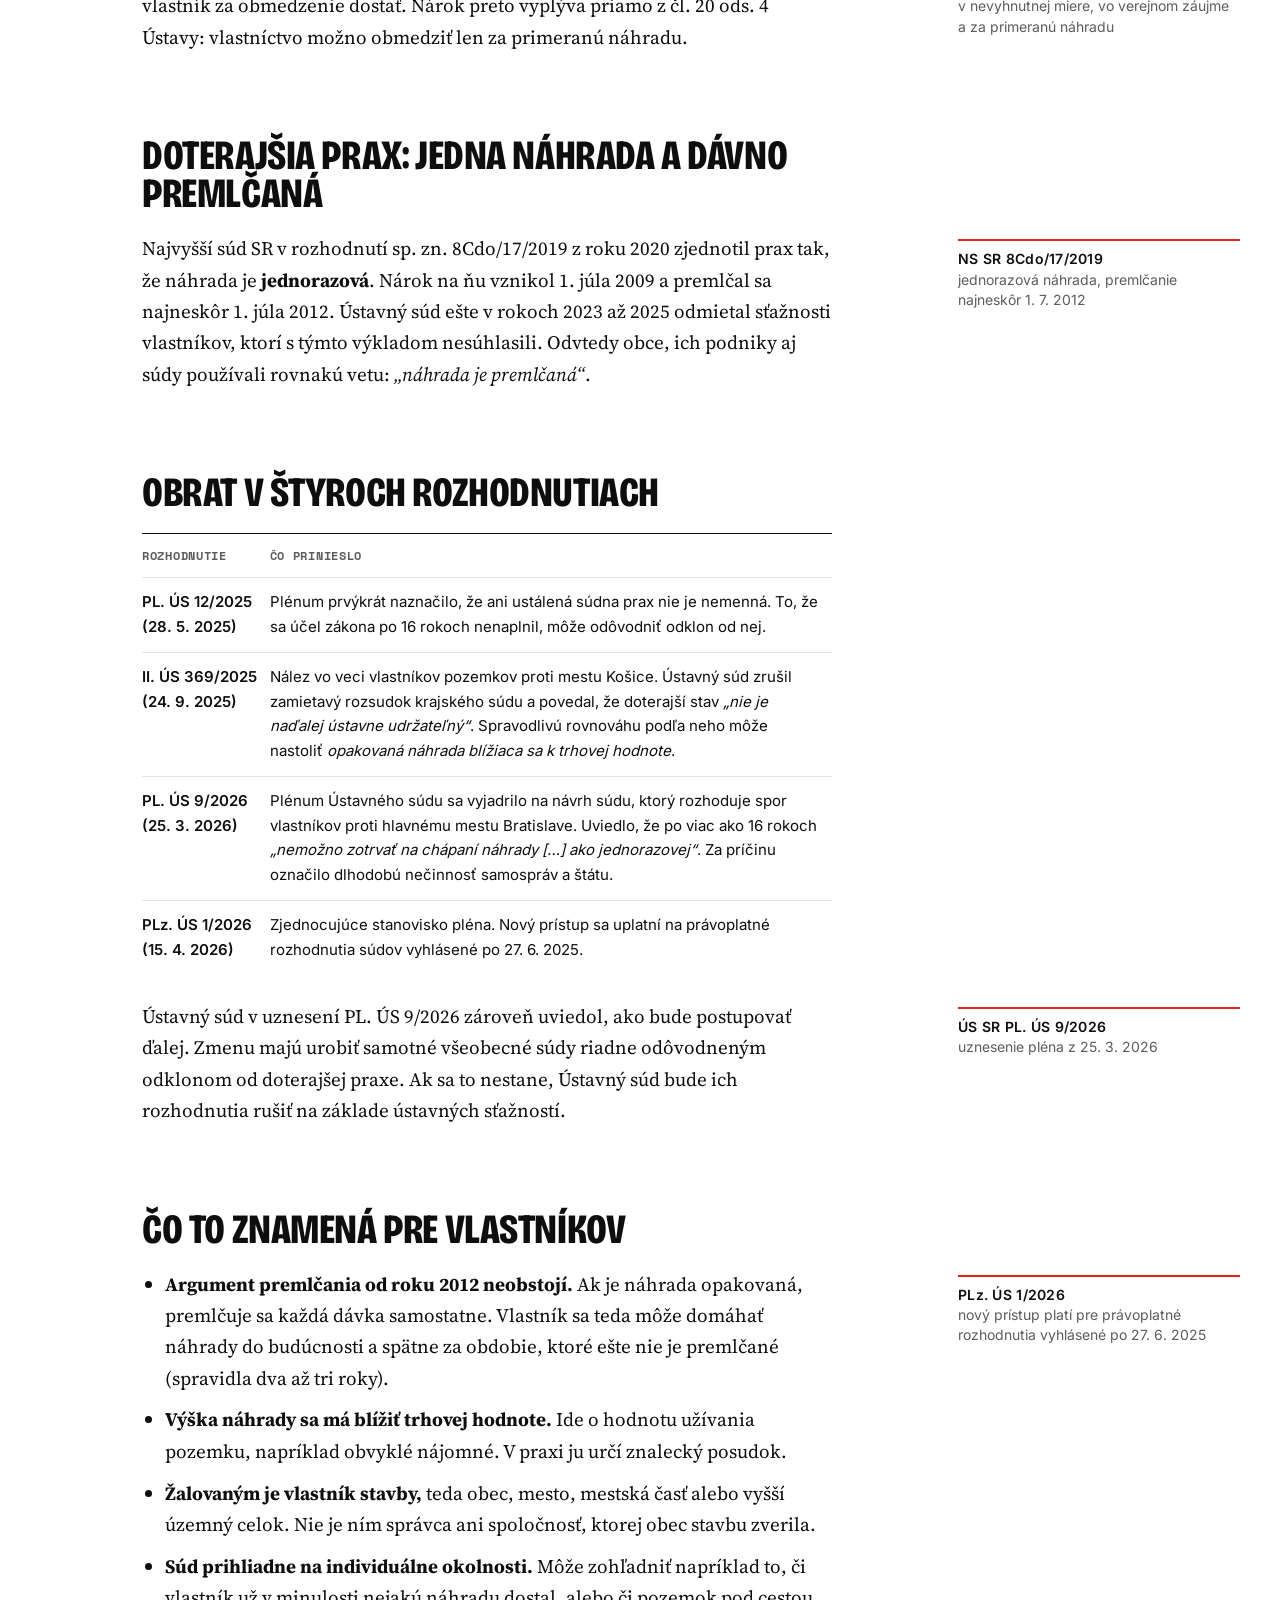
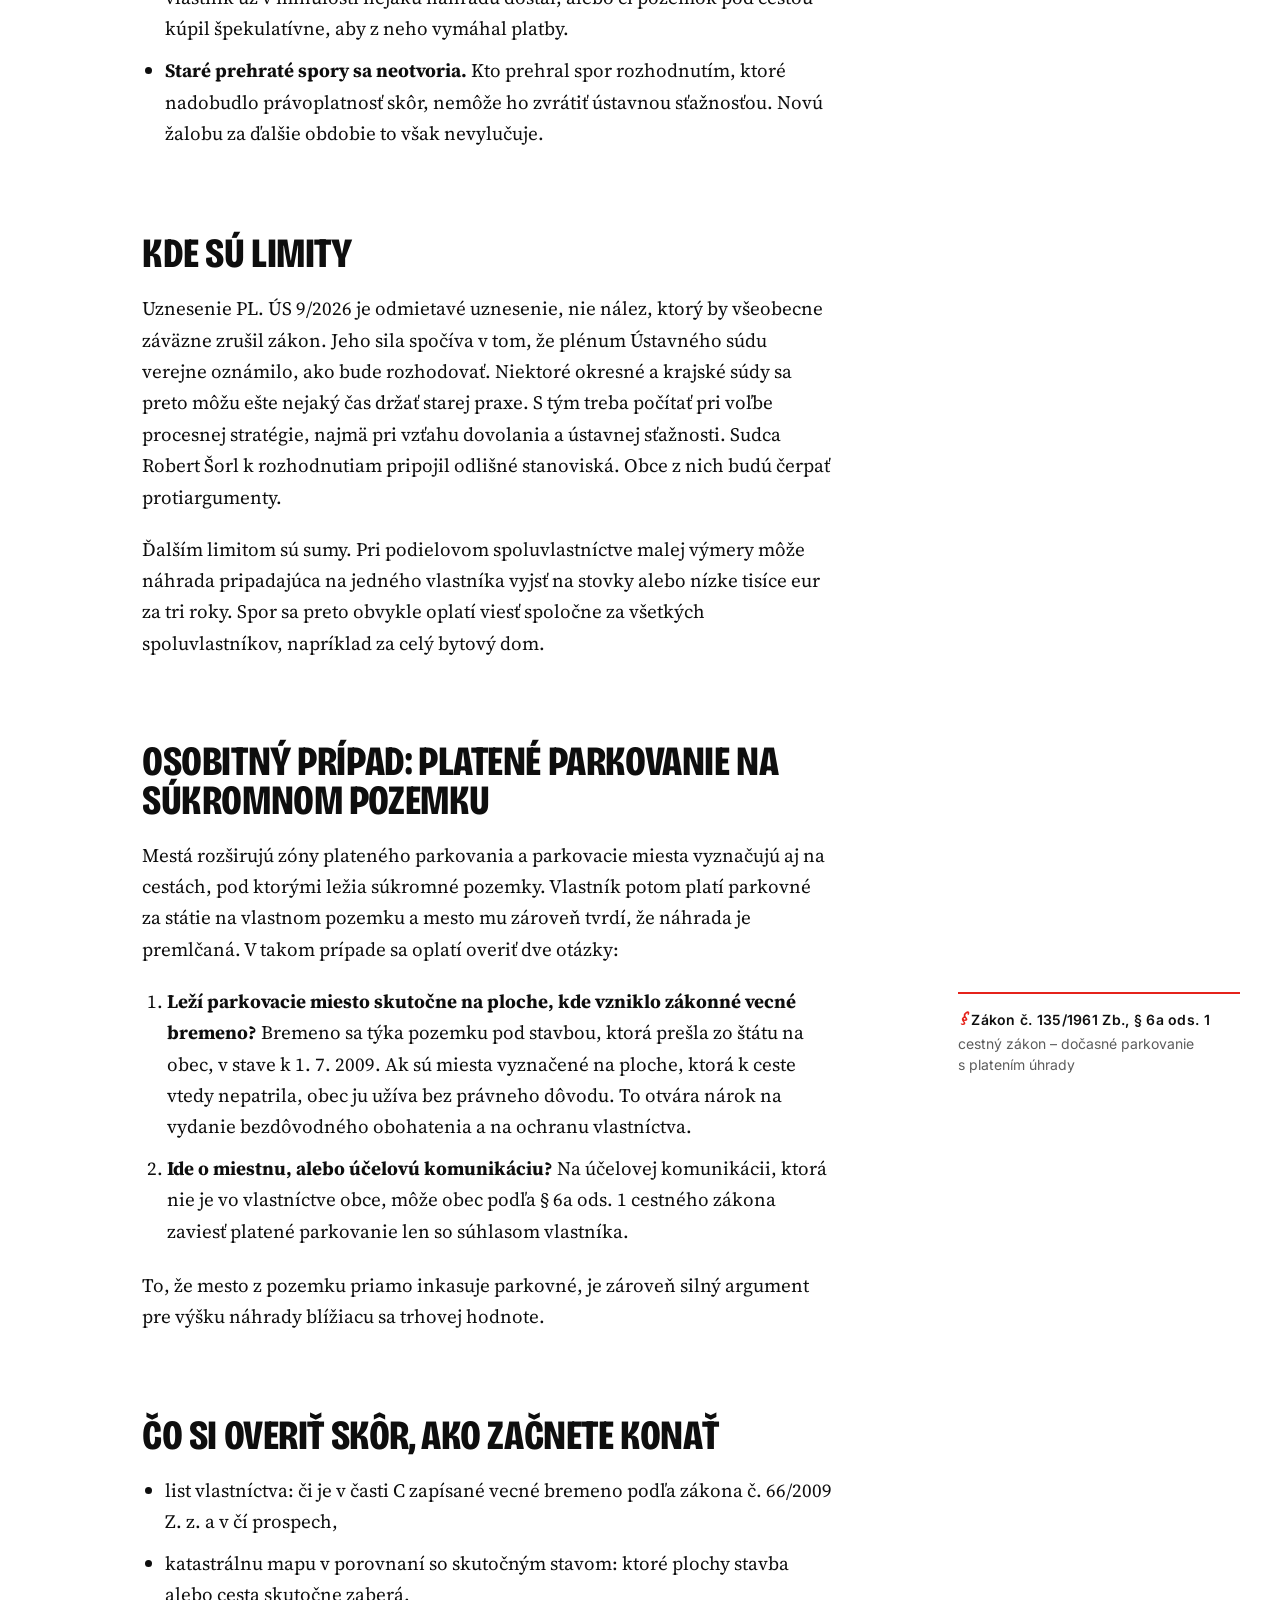
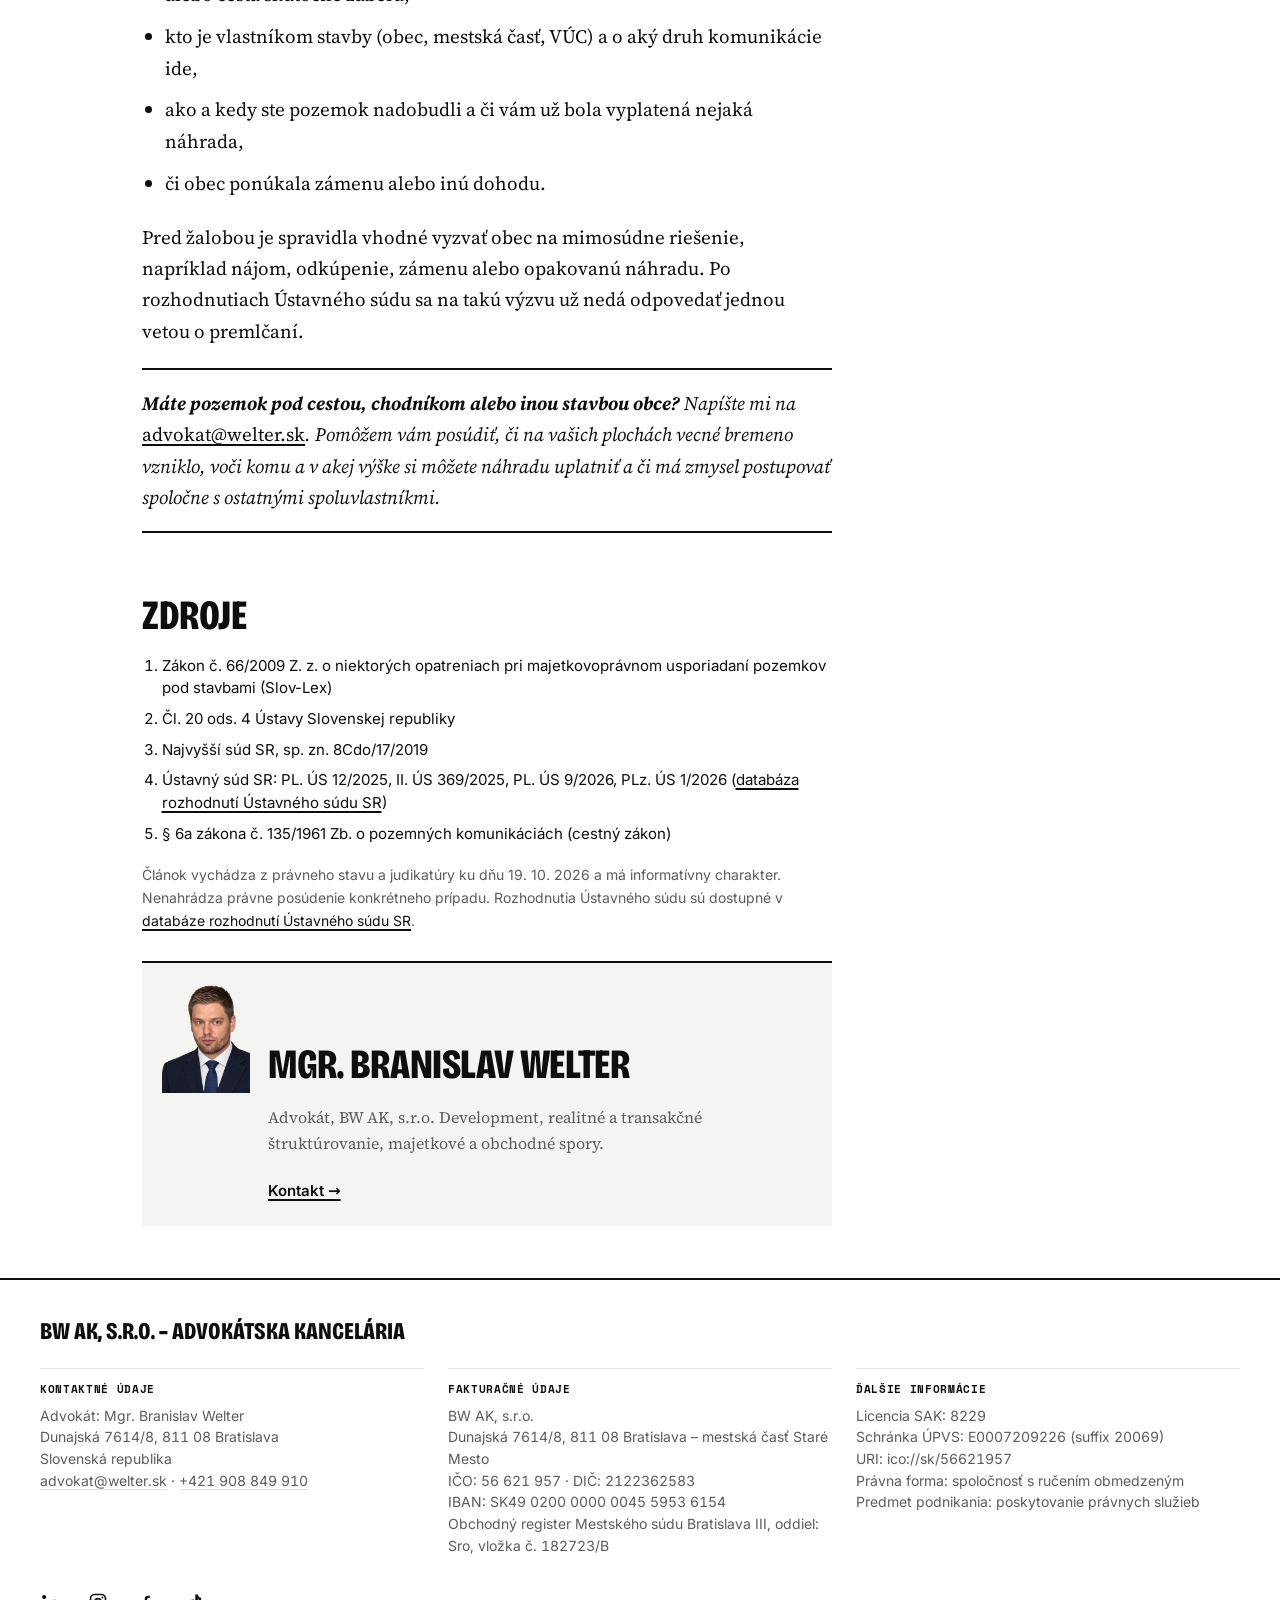
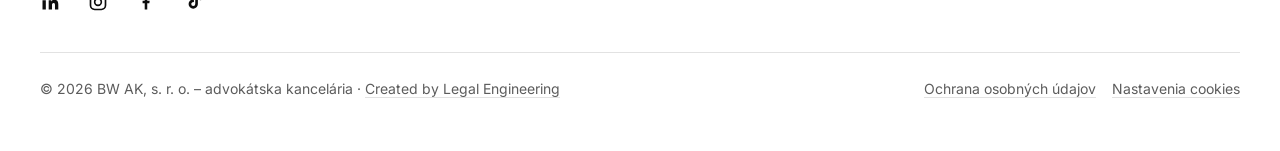
<file: clanky/nahrada-za-pozemky-pod-stavbami-obci/index.html>
<!doctype html>
<html lang="sk">
<head>
<meta charset="utf-8">
<title>Pozemky pod cestami obcí: Ústavný súd otvoril cestu k&nbsp;opakovanej náhrade – presunuté</title>
<link rel="canonical" href="https://www.welter.sk/postrehy/nahrada-za-pozemky-pod-stavbami-obci/">
<meta name="robots" content="noindex, follow">
<meta http-equiv="refresh" content="0; url=/postrehy/nahrada-za-pozemky-pod-stavbami-obci/">
<meta name="viewport" content="width=device-width, initial-scale=1">
<script>location.replace("/postrehy/nahrada-za-pozemky-pod-stavbami-obci/" + location.search + location.hash);</script>
</head>
<body>
<p>Stránka sa presunula na <a href="/postrehy/nahrada-za-pozemky-pod-stavbami-obci/">https://www.welter.sk/postrehy/nahrada-za-pozemky-pod-stavbami-obci/</a>.</p>
</body>
</html>
</file>
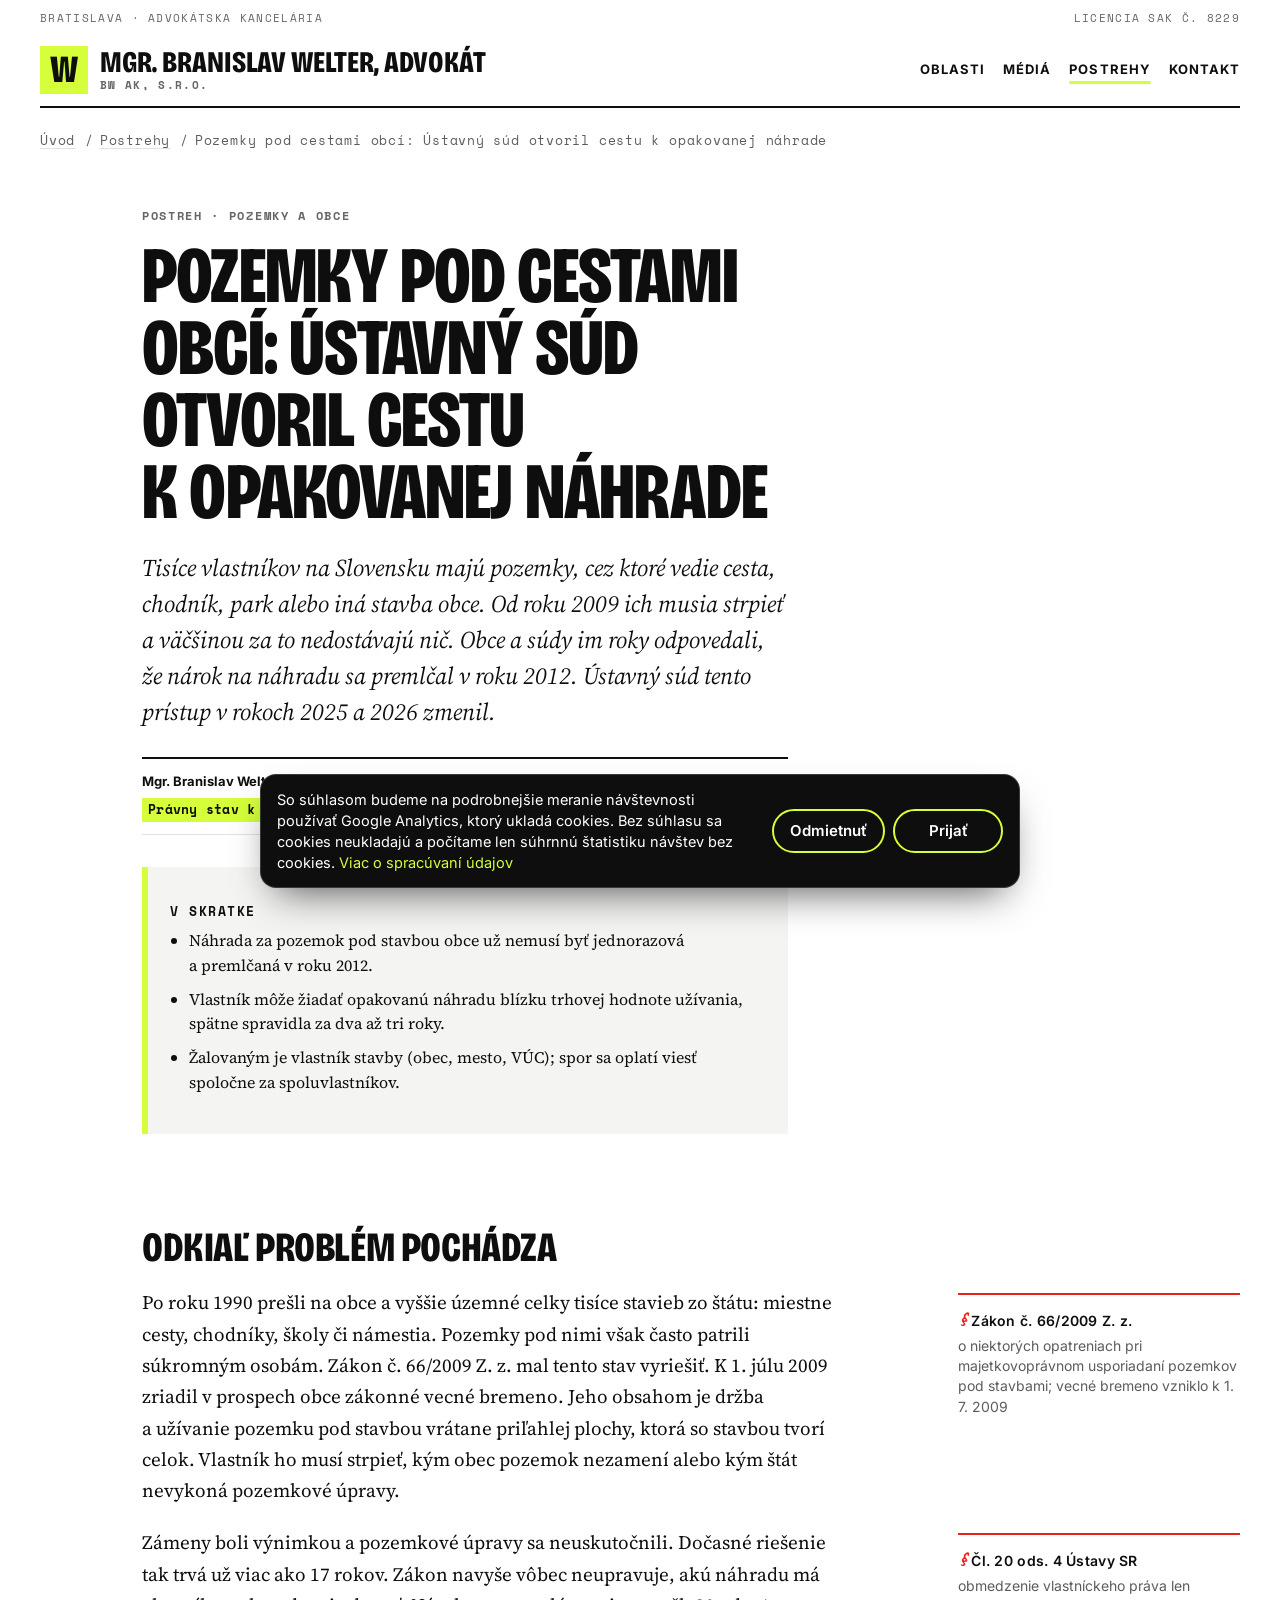
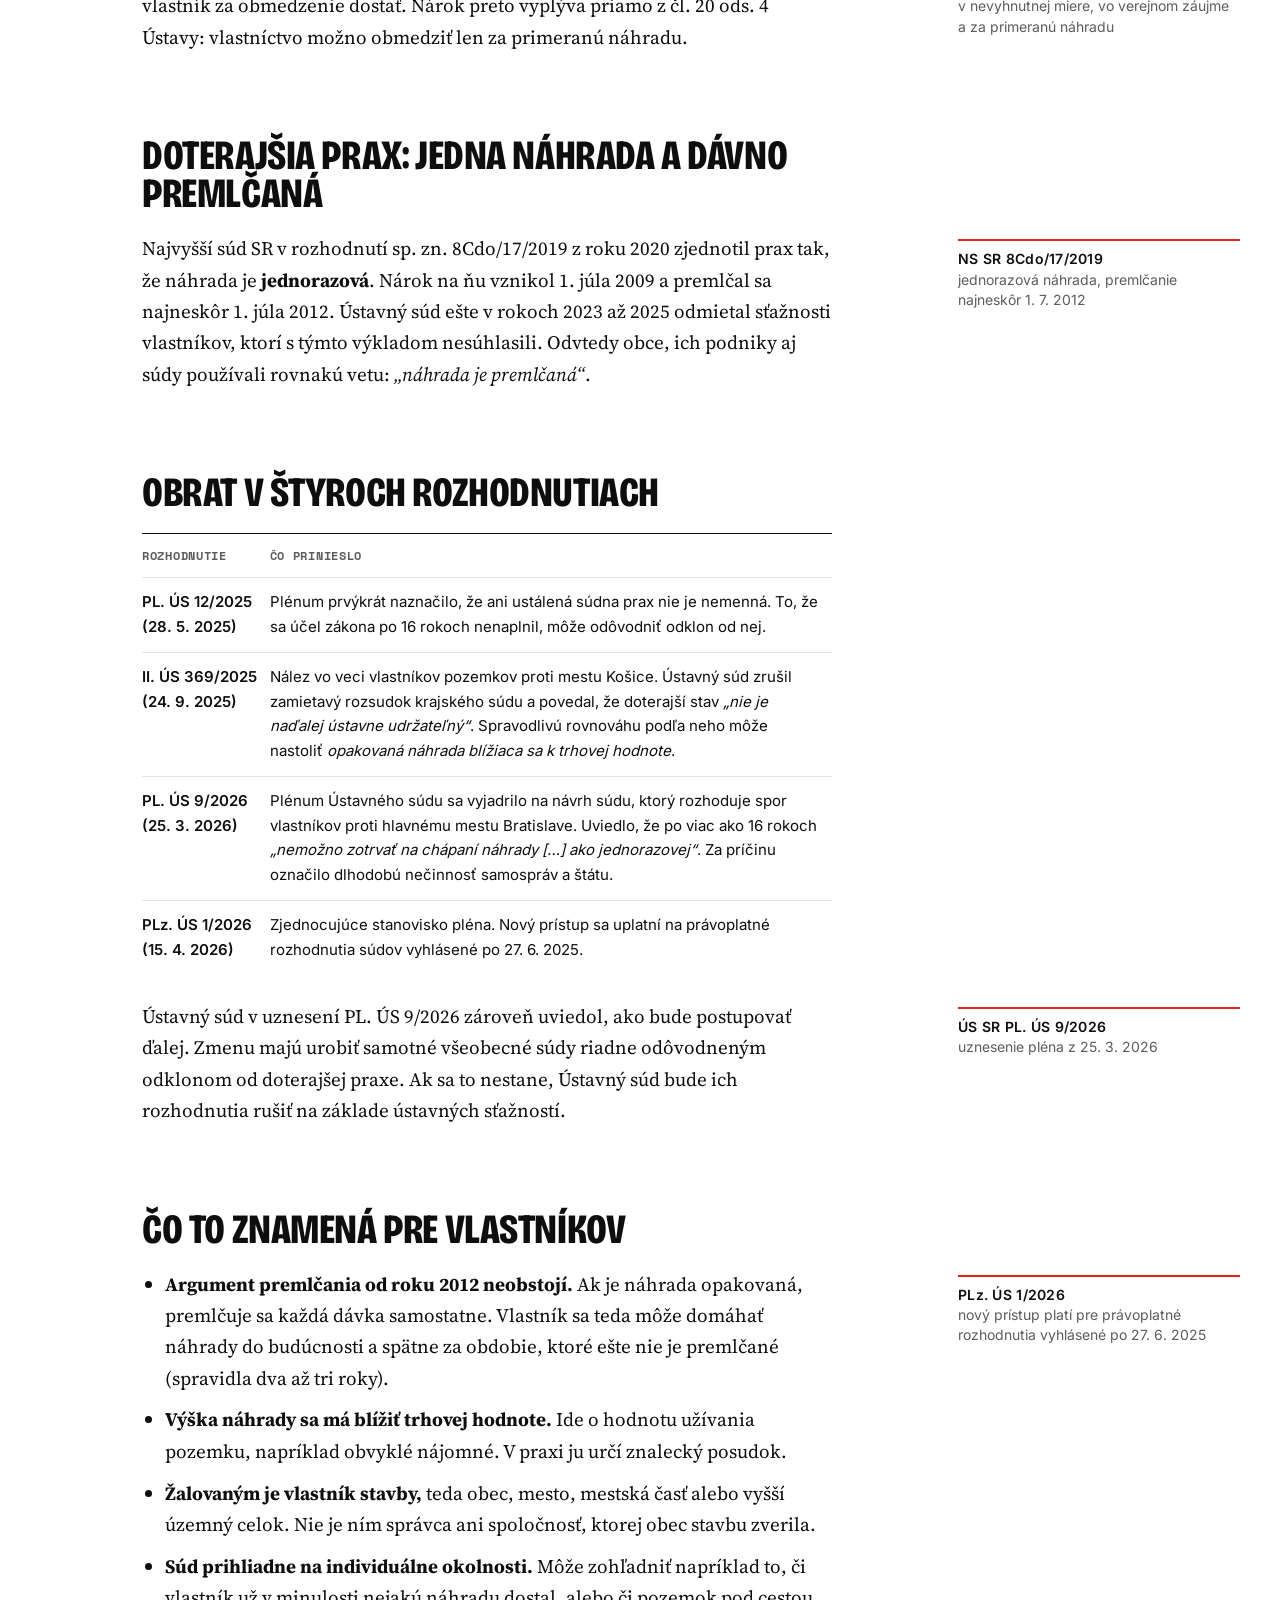
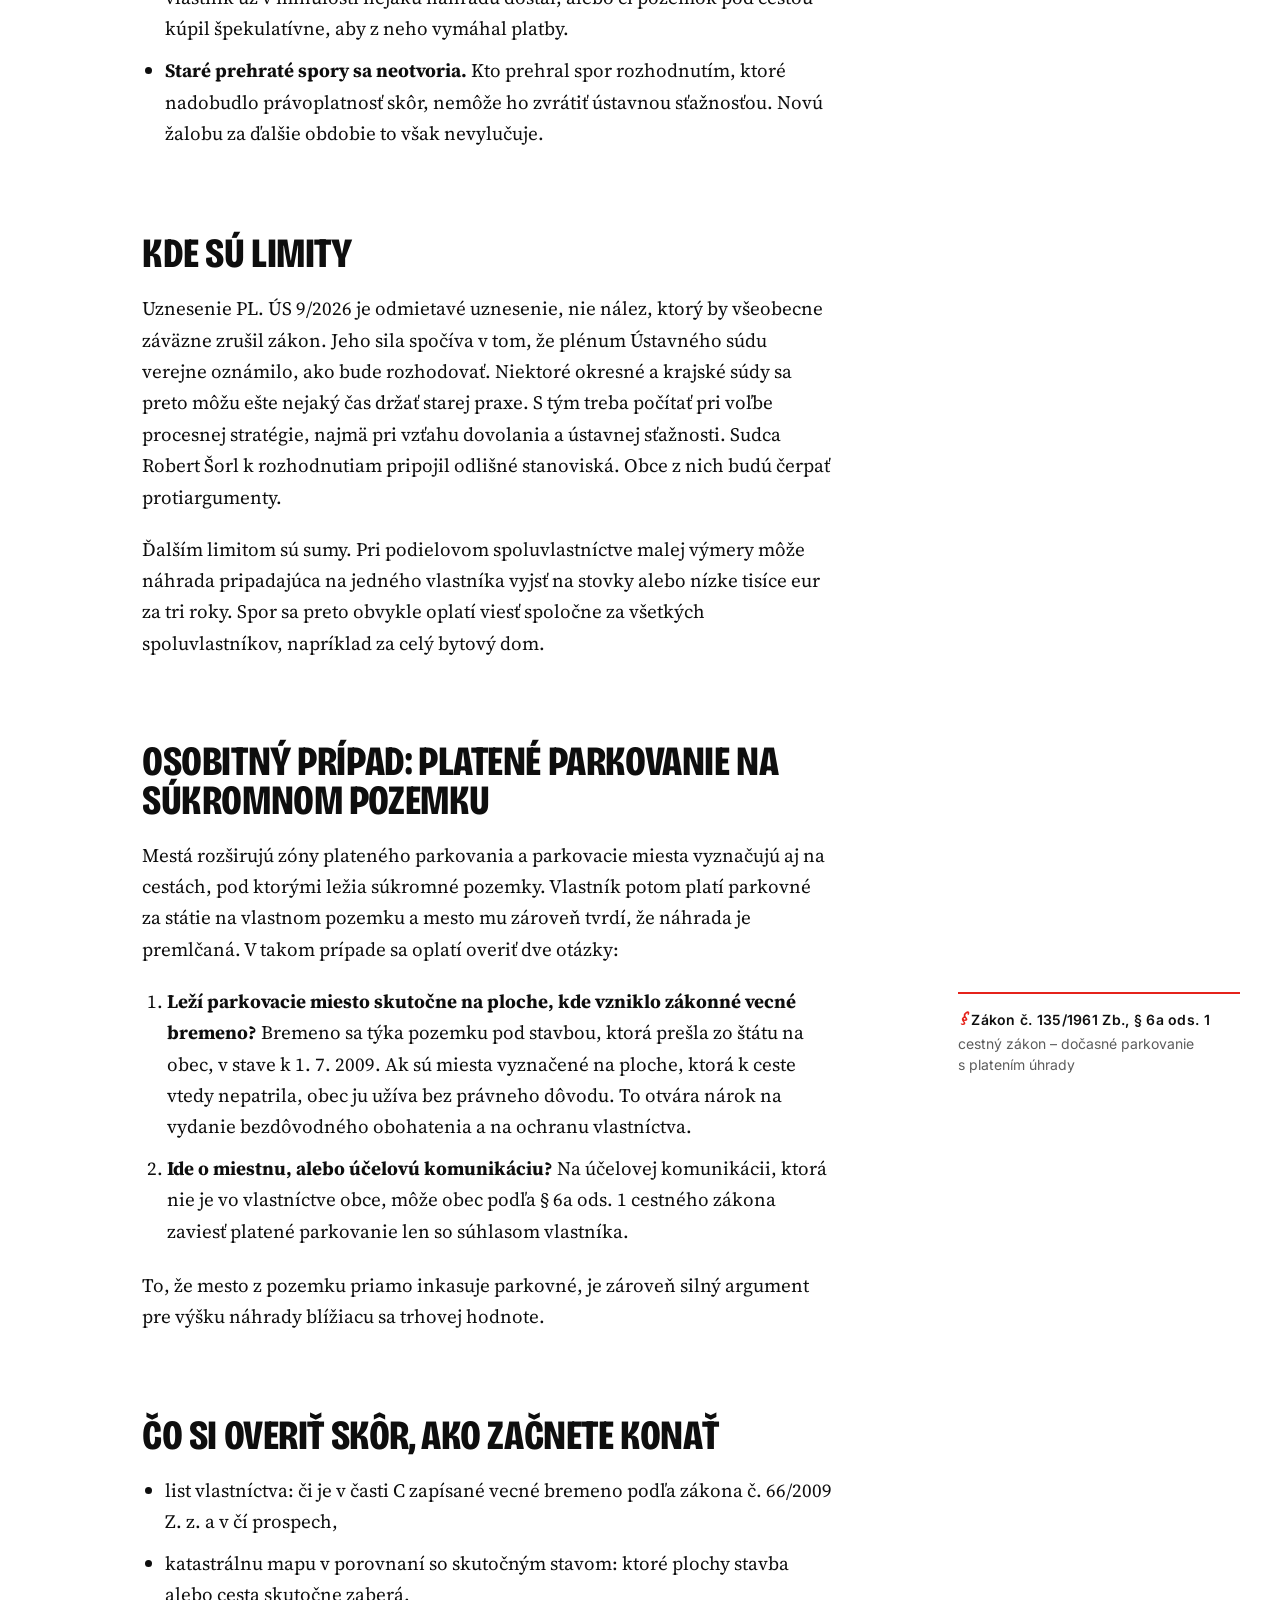
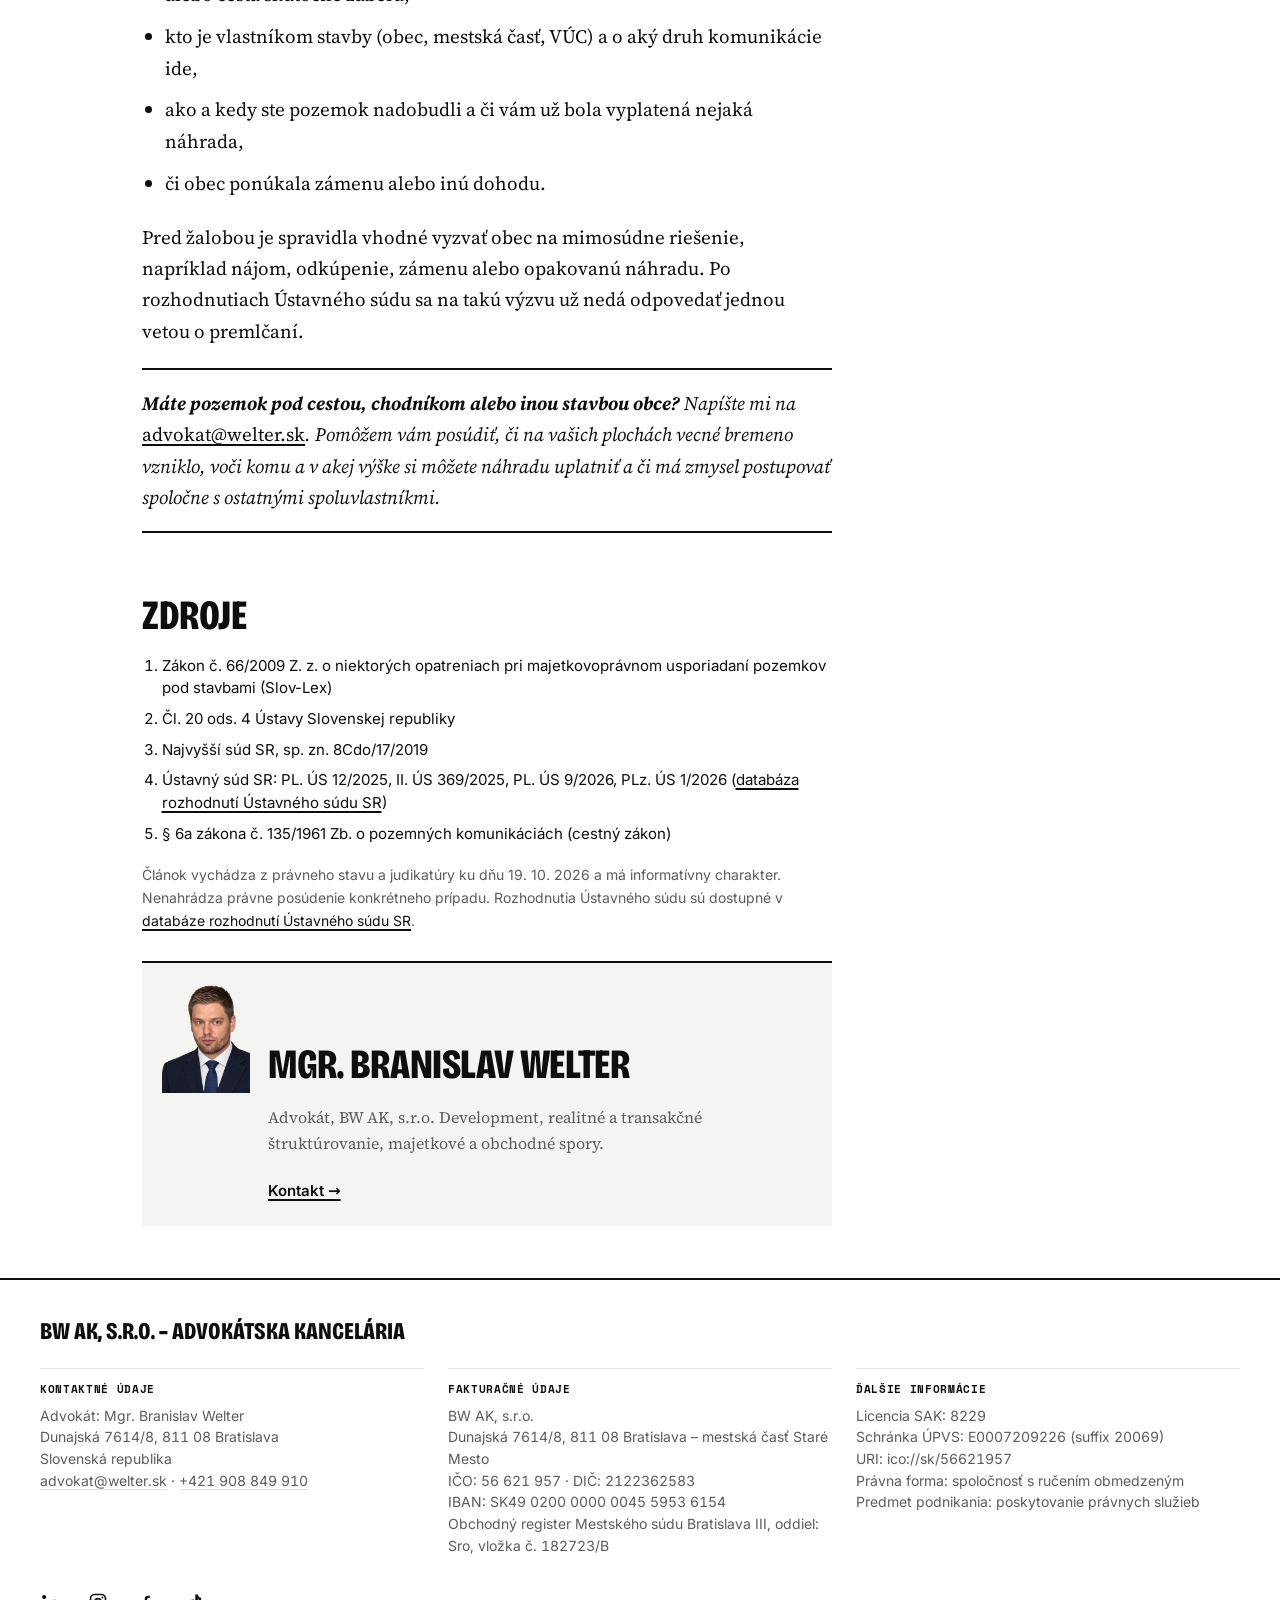
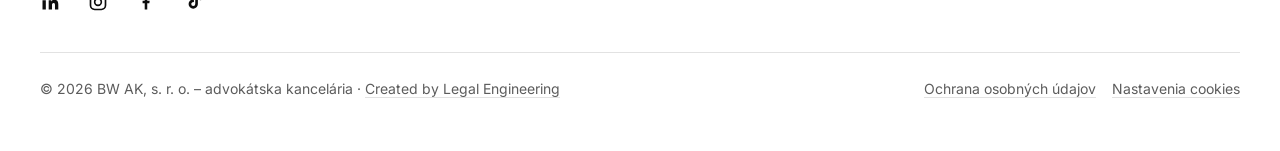
<file: postrehy/nahrada-za-pozemky-pod-stavbami-obci/index.html>
<!doctype html>
<html lang="sk">
<head>
<meta charset="utf-8">
<meta name="viewport" content="width=device-width, initial-scale=1">
<title>Pozemky pod cestami obcí: Ústavný súd otvoril cestu k&nbsp;opakovanej náhrade – welter.sk</title>
<meta name="description" content="Vlastníci pozemkov pod cestami a inými stavbami obcí roky počúvali, že náhrada je premlčaná. Ústavný súd v rokoch 2025 a 2026 tento prístup zmenil.">
<link rel="canonical" href="https://www.welter.sk/postrehy/nahrada-za-pozemky-pod-stavbami-obci/">
<meta property="og:type" content="article">
<meta property="og:locale" content="sk_SK">
<meta property="og:site_name" content="BW AK, s.r.o. – Mgr. Branislav Welter, advokát">
<meta property="og:title" content="Pozemky pod cestami obcí: Ústavný súd otvoril cestu k opakovanej náhrade – welter.sk">
<meta property="og:description" content="Vlastníci pozemkov pod cestami a inými stavbami obcí roky počúvali, že náhrada je premlčaná. Ústavný súd v rokoch 2025 a 2026 tento prístup zmenil.">
<meta property="og:url" content="https://www.welter.sk/postrehy/nahrada-za-pozemky-pod-stavbami-obci/">
<meta property="og:image" content="https://www.welter.sk/img/og/postrehy-nahrada-za-pozemky-pod-stavbami-obci.png">
<meta property="og:image:width" content="1200">
<meta property="og:image:height" content="630">
<meta name="twitter:card" content="summary_large_image">
<meta property="article:published_time" content="2026-10-19">
<meta property="article:modified_time" content="2026-10-19">
<meta property="article:author" content="Mgr. Branislav Welter">
<meta name="theme-color" content="#FFFFFF">
<link rel="preload" href="/assets/fonts/BricolageGrotesque-normal-400-800-latin.woff2" as="font" type="font/woff2" crossorigin>
<link rel="preload" href="/assets/fonts/BricolageGrotesque-normal-400-800-latin-ext.woff2" as="font" type="font/woff2" crossorigin>
<link rel="preload" href="/assets/fonts/Inter-normal-400-latin.woff2" as="font" type="font/woff2" crossorigin>
<link rel="stylesheet" href="/assets/css/fonts.css">
<link rel="stylesheet" href="/assets/css/site.css">
<link rel="icon" href="/favicon.svg" type="image/svg+xml">
<link rel="alternate" type="application/rss+xml" title="Postrehy – welter.sk" href="/feed.xml">
<script type="application/ld+json">{"@context":"https://schema.org","@graph":[{"@type":"Article","@id":"https://www.welter.sk/postrehy/nahrada-za-pozemky-pod-stavbami-obci/#article","headline":"Pozemky pod cestami obcí: Ústavný súd otvoril cestu k opakovanej náhrade","description":"Vlastníci pozemkov pod cestami a inými stavbami obcí roky počúvali, že náhrada je premlčaná. Ústavný súd v rokoch 2025 a 2026 tento prístup zmenil.","datePublished":"2026-10-19","dateModified":"2026-10-19","inLanguage":"sk","author":{"@id":"https://www.welter.sk/#branislav-welter"},"publisher":{"@id":"https://www.welter.sk/#organization"},"image":"https://www.welter.sk/img/og/postrehy-nahrada-za-pozemky-pod-stavbami-obci.png","mainEntityOfPage":"https://www.welter.sk/postrehy/nahrada-za-pozemky-pod-stavbami-obci/","isPartOf":{"@id":"https://www.welter.sk/postrehy/#blog"},"about":"Pozemky a obce","wordCount":1013},{"@type":"Person","@id":"https://www.welter.sk/#branislav-welter","sameAs":["https://www.linkedin.com/in/advokat-welter","https://www.instagram.com/advokat.welter","https://www.facebook.com/advokat.welter","https://www.tiktok.com/@advokat.welter"],"name":"Mgr. Branislav Welter","jobTitle":"advokát","worksFor":{"@id":"https://www.welter.sk/#organization"},"url":"https://www.welter.sk/"},{"@type":"LegalService","@id":"https://www.welter.sk/#organization","name":"BW AK, s.r.o.","url":"https://www.welter.sk/"},{"@type":"BreadcrumbList","itemListElement":[{"@type":"ListItem","position":1,"name":"Úvod","item":"https://www.welter.sk/"},{"@type":"ListItem","position":2,"name":"Postrehy","item":"https://www.welter.sk/postrehy/"},{"@type":"ListItem","position":3,"name":"Pozemky pod cestami obcí: Ústavný súd otvoril cestu k opakovanej náhrade","item":"https://www.welter.sk/postrehy/nahrada-za-pozemky-pod-stavbami-obci/"}]}]}</script>
<script>
window.CONSENT_CFG={key:'welter_consent_v1',ga:/(^|\.)welter\.sk$/.test(location.hostname)?'G-4FHE8V2S4T':''};
window.dataLayer=window.dataLayer||[];function gtag(){dataLayer.push(arguments);}
gtag('consent','default',{ad_storage:'denied',ad_user_data:'denied',ad_personalization:'denied',analytics_storage:'denied',functionality_storage:'denied',personalization_storage:'denied',security_storage:'granted',wait_for_update:500});
gtag('set','ads_data_redaction',true);
try{if(localStorage.getItem(CONSENT_CFG.key)==='granted')gtag('consent','update',{analytics_storage:'granted'});}catch(e){}
gtag('js',new Date());
gtag('config','G-4FHE8V2S4T',{allow_google_signals:false,allow_ad_personalization_signals:false});
</script>
</head>
<body>
<a class="skip" href="#obsah">Preskočiť na obsah</a>
<header class="masthead">
 <div class="wrap">
  <div class="dateline"><span>Bratislava · Advokátska kancelária</span><span>Licencia SAK č. 8229</span></div>
  <div class="masthead__bar">
   <a class="brand" href="/"><span class="wb" aria-hidden="true">W</span><span><span class="brand__name">Mgr. Branislav Welter, advokát</span><span class="brand__firm">BW AK, s.r.o.</span></span></a>
   <nav class="nav" aria-label="Hlavná navigácia"><ul><li><a href="/#services">Oblasti</a></li><li><a href="/media/">Médiá</a></li><li><a href="/postrehy/" aria-current="page">Postrehy</a></li><li><a href="/#contact">Kontakt</a></li></ul></nav>
  </div>
 </div>
</header>
<nav class="crumbs" aria-label="Omrvinková navigácia"><div class="wrap"><ol><li><a href="/">Úvod</a></li><li><a href="/postrehy/">Postrehy</a></li><li><span aria-current="page">Pozemky pod cestami obcí: Ústavný súd otvoril cestu k&nbsp;opakovanej náhrade</span></li></ol></div></nav>
<main id="obsah">
<article>
 <header class="article-head">
  <div class="wrap"><div class="row"><div class="txt" style="font-size:inherit">
   <span class="kicker">Postreh · Pozemky a&nbsp;obce</span>
   <h1>Pozemky pod cestami obcí: Ústavný súd otvoril cestu k&nbsp;opakovanej náhrade</h1>
   <p class="perex">Tisíce vlastníkov na Slovensku majú pozemky, cez ktoré vedie cesta, chodník, park alebo iná stavba obce. Od roku 2009 ich musia strpieť a&nbsp;väčšinou za to nedostávajú nič. Obce a&nbsp;súdy im roky odpovedali, že nárok na náhradu sa premlčal v&nbsp;roku 2012. Ústavný súd tento prístup v&nbsp;rokoch 2025 a&nbsp;2026 zmenil.</p>
   <div class="byline"><span><strong>Mgr. Branislav Welter</strong>, advokát</span><span>Publikované <time datetime="2026-10-19">19. 10. 2026</time></span><span class="state">Právny stav k&nbsp;19. 10. 2026</span><span>6 min čítania</span></div>
   <aside class="tldr" aria-labelledby="tldr-h"><h2 id="tldr-h">V&nbsp;skratke</h2><ul><li>Náhrada za pozemok pod stavbou obce už nemusí byť jednorazová a&nbsp;premlčaná v&nbsp;roku 2012.</li><li>Vlastník môže žiadať opakovanú náhradu blízku trhovej hodnote užívania, spätne spravidla za dva až tri roky.</li><li>Žalovaným je vlastník stavby (obec, mesto, VÚC); spor sa oplatí viesť spoločne za spoluvlastníkov.</li></ul></aside>
  </div></div></div>
 </header>
 <div class="body wrap">
  <div class="row"><div class="txt"><h2>Odkiaľ problém pochádza</h2></div></div><div class="row"><div class="txt"><p>Po roku 1990 prešli na obce a&nbsp;vyššie územné celky tisíce stavieb zo štátu: miestne cesty, chodníky, školy či námestia. Pozemky pod nimi však často patrili súkromným osobám. Zákon č. 66/2009 Z. z. mal tento stav vyriešiť. K&nbsp;1. júlu 2009 zriadil v&nbsp;prospech obce zákonné vecné bremeno. Jeho obsahom je držba a&nbsp;užívanie pozemku pod stavbou vrátane priľahlej plochy, ktorá so stavbou tvorí celok. Vlastník ho musí strpieť, kým obec pozemok nezamení alebo kým štát nevykoná pozemkové úpravy.</p></div><aside class="note" aria-label="Poznámka na okraji: Zákon č. 66/2009 Z. z."><b><span class="sym" aria-hidden="true">§</span>Zákon č. 66/2009 Z. z.</b>o&nbsp;niektorých opatreniach pri majetkovoprávnom usporiadaní pozemkov pod stavbami; vecné bremeno vzniklo k&nbsp;1. 7. 2009</aside></div><div class="row"><div class="txt"><p>Zámeny boli výnimkou a&nbsp;pozemkové úpravy sa neuskutočnili. Dočasné riešenie tak trvá už viac ako 17 rokov. Zákon navyše vôbec neupravuje, akú náhradu má vlastník za obmedzenie dostať. Nárok preto vyplýva priamo z&nbsp;čl. 20 ods. 4 Ústavy: vlastníctvo možno obmedziť len za primeranú náhradu.</p></div><aside class="note" aria-label="Poznámka na okraji: Čl. 20 ods. 4 Ústavy SR"><b><span class="sym" aria-hidden="true">§</span>Čl. 20 ods. 4 Ústavy SR</b>obmedzenie vlastníckeho práva len v&nbsp;nevyhnutnej miere, vo verejnom záujme a&nbsp;za primeranú náhradu</aside></div><div class="row"><div class="txt"><h2>Doterajšia prax: jedna náhrada a&nbsp;dávno premlčaná</h2></div></div><div class="row"><div class="txt"><p>Najvyšší súd SR v&nbsp;rozhodnutí sp. zn. 8Cdo/17/2019 z&nbsp;roku 2020 zjednotil prax tak, že náhrada je <b>jednorazová</b>. Nárok na ňu vznikol 1. júla 2009 a&nbsp;premlčal sa najneskôr 1. júla 2012. Ústavný súd ešte v&nbsp;rokoch 2023 až 2025 odmietal sťažnosti vlastníkov, ktorí s&nbsp;týmto výkladom nesúhlasili. Odvtedy obce, ich podniky aj súdy používali rovnakú vetu: <i>„náhrada je premlčaná“</i>.</p></div><aside class="note" aria-label="Poznámka na okraji: NS SR 8Cdo/17/2019"><b>NS SR 8Cdo/17/2019</b>jednorazová náhrada, premlčanie najneskôr 1. 7. 2012</aside></div><div class="row"><div class="txt"><h2>Obrat v&nbsp;štyroch rozhodnutiach</h2></div></div><div class="row"><div class="txt"><div class="table-wrap"><table><thead><tr><th scope="col">Rozhodnutie</th><th scope="col">Čo prinieslo</th></tr></thead><tbody><tr><td>PL. ÚS 12/2025<br>(28. 5. 2025)</td><td>Plénum prvýkrát naznačilo, že ani ustálená súdna prax nie je nemenná. To, že sa účel zákona po 16 rokoch nenaplnil, môže odôvodniť odklon od nej.</td></tr><tr><td>II. ÚS 369/2025<br>(24. 9. 2025)</td><td>Nález vo veci vlastníkov pozemkov proti mestu Košice. Ústavný súd zrušil zamietavý rozsudok krajského súdu a&nbsp;povedal, že doterajší stav <i>„nie je naďalej ústavne udržateľný“</i>. Spravodlivú rovnováhu podľa neho môže nastoliť <i>opakovaná náhrada blížiaca sa k&nbsp;trhovej hodnote</i>.</td></tr><tr><td>PL. ÚS 9/2026<br>(25. 3. 2026)</td><td>Plénum Ústavného súdu sa vyjadrilo na návrh súdu, ktorý rozhoduje spor vlastníkov proti hlavnému mestu Bratislave. Uviedlo, že po viac ako 16 rokoch <i>„nemožno zotrvať na chápaní náhrady […] ako jednorazovej“</i>. Za príčinu označilo dlhodobú nečinnosť samospráv a&nbsp;štátu.</td></tr><tr><td>PLz. ÚS 1/2026<br>(15. 4. 2026)</td><td>Zjednocujúce stanovisko pléna. Nový prístup sa uplatní na právoplatné rozhodnutia súdov vyhlásené po 27. 6. 2025.</td></tr></tbody></table></div></div></div><div class="row"><div class="txt"><p>Ústavný súd v&nbsp;uznesení PL. ÚS 9/2026 zároveň uviedol, ako bude postupovať ďalej. Zmenu majú urobiť samotné všeobecné súdy riadne odôvodneným odklonom od doterajšej praxe. Ak sa to nestane, Ústavný súd bude ich rozhodnutia rušiť na základe ústavných sťažností.</p></div><aside class="note" aria-label="Poznámka na okraji: ÚS SR PL. ÚS 9/2026"><b>ÚS SR PL. ÚS 9/2026</b>uznesenie pléna z&nbsp;25. 3. 2026</aside></div><div class="row"><div class="txt"><h2>Čo to znamená pre vlastníkov</h2></div></div><div class="row"><div class="txt"><ul><li><b>Argument premlčania od roku 2012 neobstojí.</b> Ak je náhrada opakovaná, premlčuje sa každá dávka samostatne. Vlastník sa teda môže domáhať náhrady do budúcnosti a&nbsp;spätne za obdobie, ktoré ešte nie je premlčané (spravidla dva až tri roky).</li><li><b>Výška náhrady sa má blížiť trhovej hodnote.</b> Ide o&nbsp;hodnotu užívania pozemku, napríklad obvyklé nájomné. V&nbsp;praxi ju určí znalecký posudok.</li><li><b>Žalovaným je vlastník stavby,</b> teda obec, mesto, mestská časť alebo vyšší územný celok. Nie je ním správca ani spoločnosť, ktorej obec stavbu zverila.</li><li><b>Súd prihliadne na individuálne okolnosti.</b> Môže zohľadniť napríklad to, či vlastník už v&nbsp;minulosti nejakú náhradu dostal, alebo či pozemok pod cestou kúpil špekulatívne, aby z&nbsp;neho vymáhal platby.</li><li><b>Staré prehraté spory sa neotvoria.</b> Kto prehral spor rozhodnutím, ktoré nadobudlo právoplatnosť skôr, nemôže ho zvrátiť ústavnou sťažnosťou. Novú žalobu za ďalšie obdobie to však nevylučuje.</li></ul></div><aside class="note" aria-label="Poznámka na okraji: PLz. ÚS 1/2026"><b>PLz. ÚS 1/2026</b>nový prístup platí pre právoplatné rozhodnutia vyhlásené po 27. 6. 2025</aside></div><div class="row"><div class="txt"><h2>Kde sú limity</h2></div></div><div class="row"><div class="txt"><p>Uznesenie PL. ÚS 9/2026 je odmietavé uznesenie, nie nález, ktorý by všeobecne záväzne zrušil zákon. Jeho sila spočíva v&nbsp;tom, že plénum Ústavného súdu verejne oznámilo, ako bude rozhodovať. Niektoré okresné a&nbsp;krajské súdy sa preto môžu ešte nejaký čas držať starej praxe. S&nbsp;tým treba počítať pri voľbe procesnej stratégie, najmä pri vzťahu dovolania a&nbsp;ústavnej sťažnosti. Sudca Robert Šorl k&nbsp;rozhodnutiam pripojil odlišné stanoviská. Obce z&nbsp;nich budú čerpať protiargumenty.</p></div></div><div class="row"><div class="txt"><p>Ďalším limitom sú sumy. Pri podielovom spoluvlastníctve malej výmery môže náhrada pripadajúca na jedného vlastníka vyjsť na stovky alebo nízke tisíce eur za tri roky. Spor sa preto obvykle oplatí viesť spoločne za všetkých spoluvlastníkov, napríklad za celý bytový dom.</p></div></div><div class="row"><div class="txt"><h2>Osobitný prípad: platené parkovanie na súkromnom pozemku</h2></div></div><div class="row"><div class="txt"><p>Mestá rozširujú zóny plateného parkovania a&nbsp;parkovacie miesta vyznačujú aj na cestách, pod ktorými ležia súkromné pozemky. Vlastník potom platí parkovné za státie na vlastnom pozemku a&nbsp;mesto mu zároveň tvrdí, že náhrada je premlčaná. V&nbsp;takom prípade sa oplatí overiť dve otázky:</p></div></div><div class="row"><div class="txt"><ol><li><b>Leží parkovacie miesto skutočne na ploche, kde vzniklo zákonné vecné bremeno?</b> Bremeno sa týka pozemku pod stavbou, ktorá prešla zo štátu na obec, v&nbsp;stave k&nbsp;1. 7. 2009. Ak sú miesta vyznačené na ploche, ktorá k&nbsp;ceste vtedy nepatrila, obec ju užíva bez právneho dôvodu. To otvára nárok na vydanie bezdôvodného obohatenia a&nbsp;na ochranu vlastníctva.</li><li><b>Ide o&nbsp;miestnu, alebo účelovú komunikáciu?</b> Na účelovej komunikácii, ktorá nie je vo vlastníctve obce, môže obec podľa § 6a ods. 1 cestného zákona zaviesť platené parkovanie len so súhlasom vlastníka.</li></ol></div><aside class="note" aria-label="Poznámka na okraji: Zákon č. 135/1961 Zb., § 6a ods. 1"><b><span class="sym" aria-hidden="true">§</span>Zákon č. 135/1961 Zb., § 6a ods. 1</b>cestný zákon – dočasné parkovanie s&nbsp;platením úhrady</aside></div><div class="row"><div class="txt"><p>To, že mesto z&nbsp;pozemku priamo inkasuje parkovné, je zároveň silný argument pre výšku náhrady blížiacu sa trhovej hodnote.</p></div></div><div class="row"><div class="txt"><h2>Čo si overiť skôr, ako začnete konať</h2></div></div><div class="row"><div class="txt"><ul><li>list vlastníctva: či je v&nbsp;časti C zapísané vecné bremeno podľa zákona č. 66/2009 Z. z. a&nbsp;v&nbsp;čí prospech,</li><li>katastrálnu mapu v&nbsp;porovnaní so skutočným stavom: ktoré plochy stavba alebo cesta skutočne zaberá,</li><li>kto je vlastníkom stavby (obec, mestská časť, VÚC) a&nbsp;o&nbsp;aký druh komunikácie ide,</li><li>ako a&nbsp;kedy ste pozemok nadobudli a&nbsp;či vám už bola vyplatená nejaká náhrada,</li><li>či obec ponúkala zámenu alebo inú dohodu.</li></ul></div></div><div class="row"><div class="txt"><p>Pred žalobou je spravidla vhodné vyzvať obec na mimosúdne riešenie, napríklad nájom, odkúpenie, zámenu alebo opakovanú náhradu. Po rozhodnutiach Ústavného súdu sa na takú výzvu už nedá odpovedať jednou vetou o&nbsp;premlčaní.</p></div></div>
  <div class="row"><div class="txt">
   <p class="cta"><b>Máte pozemok pod cestou, chodníkom alebo inou stavbou obce?</b> Napíšte mi na <a href="mailto:advokat@welter.sk">advokat@welter.sk</a>. Pomôžem vám posúdiť, či na vašich plochách vecné bremeno vzniklo, voči komu a&nbsp;v&nbsp;akej výške si môžete náhradu uplatniť a&nbsp;či má zmysel postupovať spoločne s&nbsp;ostatnými spoluvlastníkmi.</p>
   <section class="sources" aria-labelledby="src-h"><h2 id="src-h">Zdroje</h2><ol><li>Zákon č. 66/2009 Z. z. o&nbsp;niektorých opatreniach pri majetkovoprávnom usporiadaní pozemkov pod stavbami (Slov-Lex)</li><li>Čl. 20 ods. 4 Ústavy Slovenskej republiky</li><li>Najvyšší súd SR, sp. zn. 8Cdo/17/2019</li><li>Ústavný súd SR: PL. ÚS 12/2025, II. ÚS 369/2025, PL. ÚS 9/2026, PLz. ÚS 1/2026 (<a href="https://www.ustavnysud.sk/sk/rozhodovacia_cinnost/rozhodnutia" target="_blank" rel="noopener">databáza rozhodnutí Ústavného súdu SR</a>)</li><li>§ 6a zákona č. 135/1961 Zb. o&nbsp;pozemných komunikáciách (cestný zákon)</li></ol></section>
   <p class="disclaimer">Článok vychádza z&nbsp;právneho stavu a&nbsp;judikatúry ku dňu 19. 10. 2026 a&nbsp;má informatívny charakter. Nenahrádza právne posúdenie konkrétneho prípadu. Rozhodnutia Ústavného súdu sú dostupné v <a href="https://www.ustavnysud.sk/sk/rozhodovacia_cinnost/rozhodnutia" target="_blank" rel="noopener">databáze rozhodnutí Ústavného súdu SR</a>.</p>
   <aside class="author" aria-label="O autorovi">
    <picture><source type="image/webp" srcset="/img/portret-640.webp"><img src="/img/portret.jpg" width="88" height="110" alt="" loading="lazy"></picture>
    <div><h2>Mgr. Branislav Welter</h2><p>Advokát, BW AK, s.r.o. Development, realitné a&nbsp;transakčné štruktúrovanie, majetkové a&nbsp;obchodné spory.</p><a href="/#contact">Kontakt →</a></div>
   </aside>
  </div></div>
 </div>
</article>
</main>
<footer class="footer">
 <div class="wrap">
  <p class="footer__brand">BW AK, s.r.o. – advokátska kancelária</p>
  <dl>
   <div><dt>Kontaktné údaje</dt><dd>Advokát: Mgr. Branislav Welter<br>Dunajská 7614/8, 811 08 Bratislava<br>Slovenská republika<br><a href="mailto:advokat@welter.sk">advokat@welter.sk</a> · <a href="tel:+421908849910">+421&nbsp;908&nbsp;849&nbsp;910</a></dd></div>
   <div><dt>Fakturačné údaje</dt><dd>BW AK, s.r.o.<br>Dunajská 7614/8, 811 08 Bratislava – mestská časť Staré Mesto<br>IČO: 56 621 957 · DIČ: 2122362583<br>IBAN: SK49 0200 0000 0045 5953 6154<br>Obchodný register Mestského súdu Bratislava III, oddiel: Sro, vložka č. 182723/B</dd></div>
   <div><dt>Ďalšie informácie</dt><dd>Licencia SAK: 8229<br>Schránka ÚPVS: E0007209226 (suffix 20069)<br>URI: ico://sk/56621957<br>Právna forma: spoločnosť s&nbsp;ručením obmedzeným<br>Predmet podnikania: poskytovanie právnych služieb</dd></div>
  </dl>
  <nav class="footer__social" aria-label="Sociálne siete"><a href="https://www.linkedin.com/in/advokat-welter" target="_blank" rel="noopener me" aria-label="LinkedIn" title="LinkedIn"><svg viewBox="0 0 24 24" width="20" height="20" aria-hidden="true" focusable="false" fill="currentColor"><path d="M4.98 3.5a2.5 2.5 0 1 1 0 5 2.5 2.5 0 0 1 0-5ZM3 9.75h4V21H3V9.75Zm6.5 0h3.83v1.54h.05c.53-1 1.84-2.06 3.79-2.06 4.05 0 4.8 2.67 4.8 6.14V21h-4v-4.97c0-1.19-.02-2.71-1.65-2.71-1.65 0-1.9 1.29-1.9 2.62V21h-4V9.75Z"/></svg></a><a href="https://www.instagram.com/advokat.welter" target="_blank" rel="noopener me" aria-label="Instagram" title="Instagram"><svg viewBox="0 0 24 24" width="20" height="20" aria-hidden="true" focusable="false" fill="currentColor"><rect x="3" y="3" width="18" height="18" rx="5" fill="none" stroke="currentColor" stroke-width="2"/><circle cx="12" cy="12" r="4" fill="none" stroke="currentColor" stroke-width="2"/><circle cx="17.3" cy="6.7" r="1.2"/></svg></a><a href="https://www.facebook.com/advokat.welter" target="_blank" rel="noopener me" aria-label="Facebook" title="Facebook"><svg viewBox="0 0 24 24" width="20" height="20" aria-hidden="true" focusable="false" fill="currentColor"><path d="M13.5 21v-7.5h2.53l.38-2.94H13.5V8.69c0-.85.24-1.43 1.46-1.43h1.56V4.63a21 21 0 0 0-2.27-.12c-2.25 0-3.79 1.37-3.79 3.9v2.16H7.9v2.94h2.55V21h3.05Z"/></svg></a><a href="https://www.tiktok.com/@advokat.welter" target="_blank" rel="noopener me" aria-label="TikTok" title="TikTok"><svg viewBox="0 0 24 24" width="20" height="20" aria-hidden="true" focusable="false" fill="currentColor"><path d="M16.6 3c.37 2.2 1.72 3.67 3.9 3.8v3.06a7.2 7.2 0 0 1-3.84-1.14v5.47c0 3.47-2.5 5.81-5.62 5.81A5.5 5.5 0 0 1 5.5 14.5c0-3.34 2.83-5.94 6.4-5.47v3.15a2.4 2.4 0 0 0-3.2 2.28 2.4 2.4 0 0 0 4.8.06V3h3.1Z"/></svg></a></nav>
  <div class="footer__bottom">
   <span>© 2026 BW AK, s. r. o. – advokátska kancelária · <a href="https://www.legalengineering.sk" target="_blank" rel="noopener">Created by Legal Engineering</a></span>
   <nav aria-label="Právne informácie"><a href="/ochrana-osobnych-udajov/">Ochrana osobných údajov</a><button type="button" class="linkbtn" data-consent-open>Nastavenia cookies</button></nav>
  </div>
 </div>
</footer>
<div id="consentBar" class="cb" role="region" aria-label="Súhlas s analytickými cookies" hidden>
 <p>So súhlasom budeme na podrobnejšie meranie návštevnosti používať Google Analytics, ktorý ukladá cookies. Bez súhlasu sa cookies neukladajú a&nbsp;počítame len súhrnnú štatistiku návštev bez cookies. <a href="/ochrana-osobnych-udajov/">Viac o&nbsp;spracúvaní údajov</a></p>
 <div class="cb-btns"><button type="button" data-c="denied">Odmietnuť</button><button type="button" data-c="granted">Prijať</button></div>
</div>
<script src="/consent.js" defer></script>
<script src="/assets/js/site.js" defer></script>
<script type="module" src="https://static.cloudflareinsights.com/beacon.min.js" data-cf-beacon='{"token": "aeb7e22fecd3449f97ecd7bbb4a51fd6"}'></script>
</body>
</html>
</file>
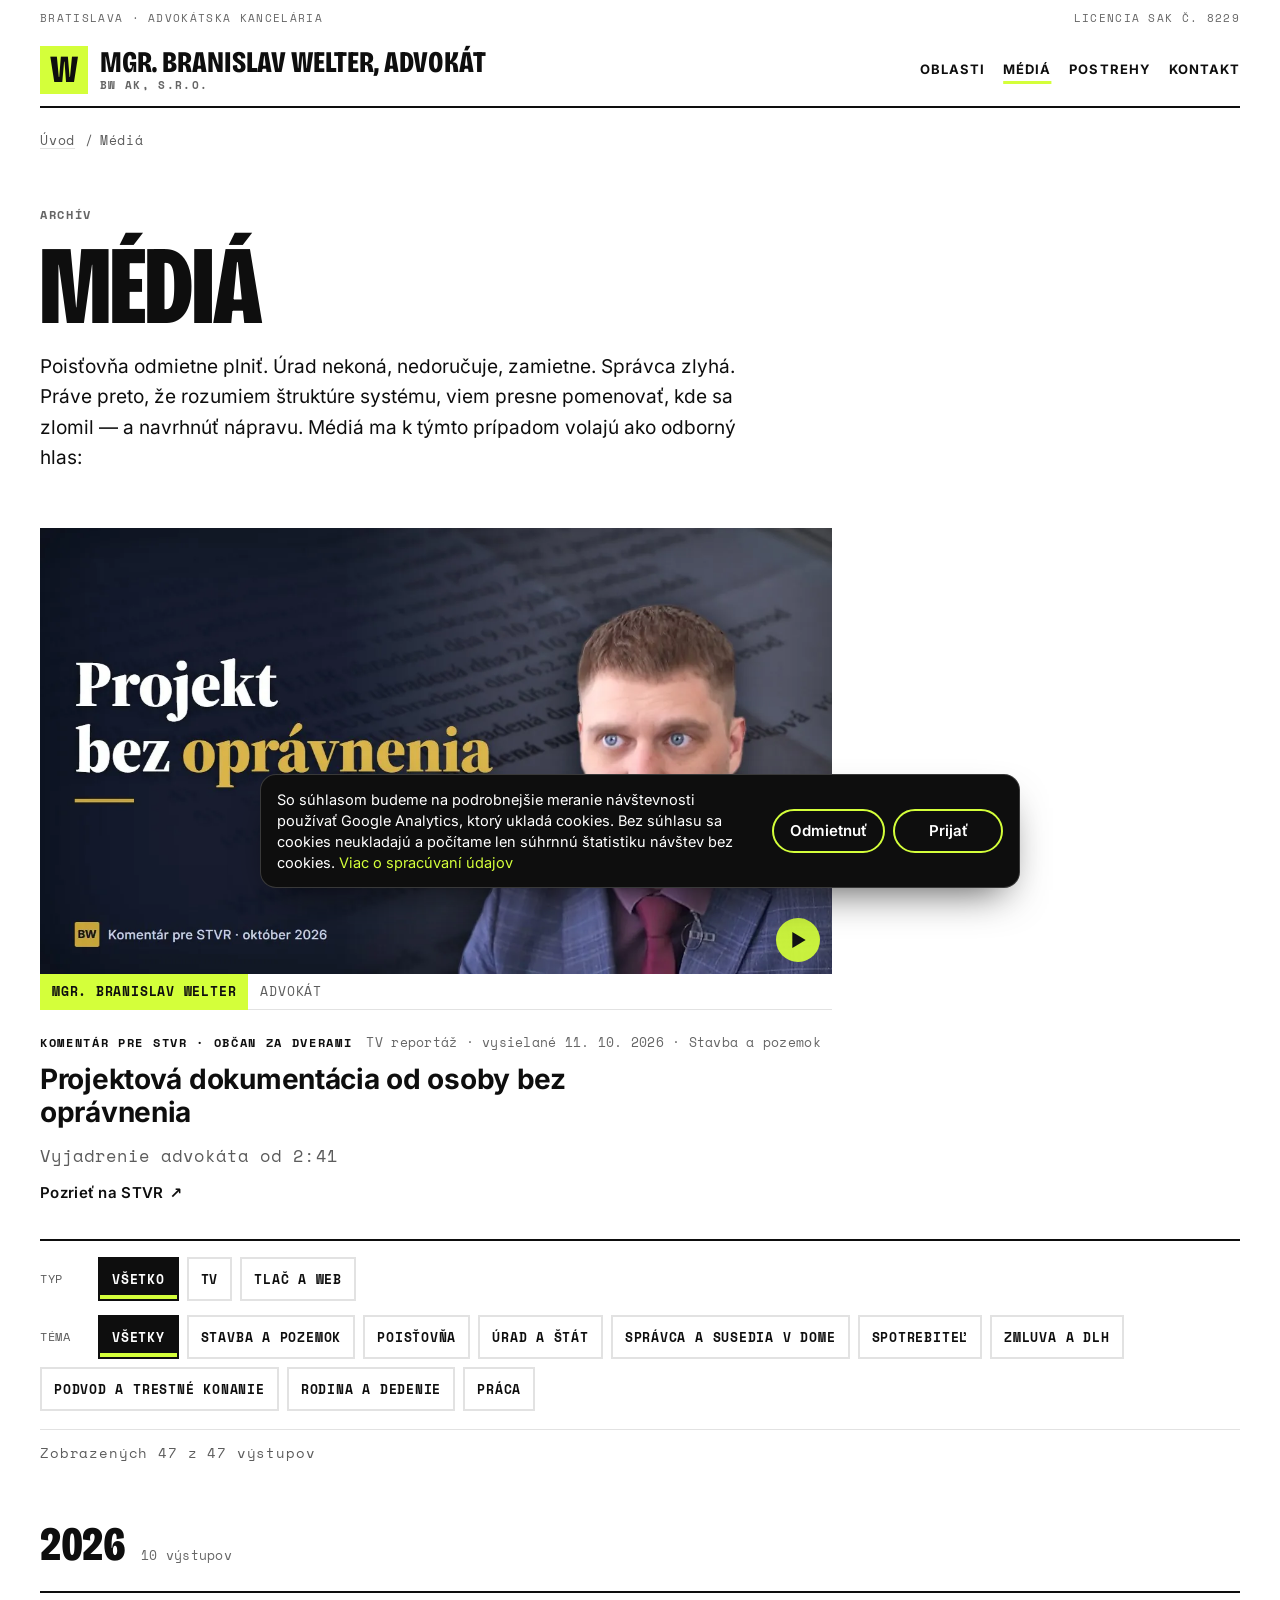
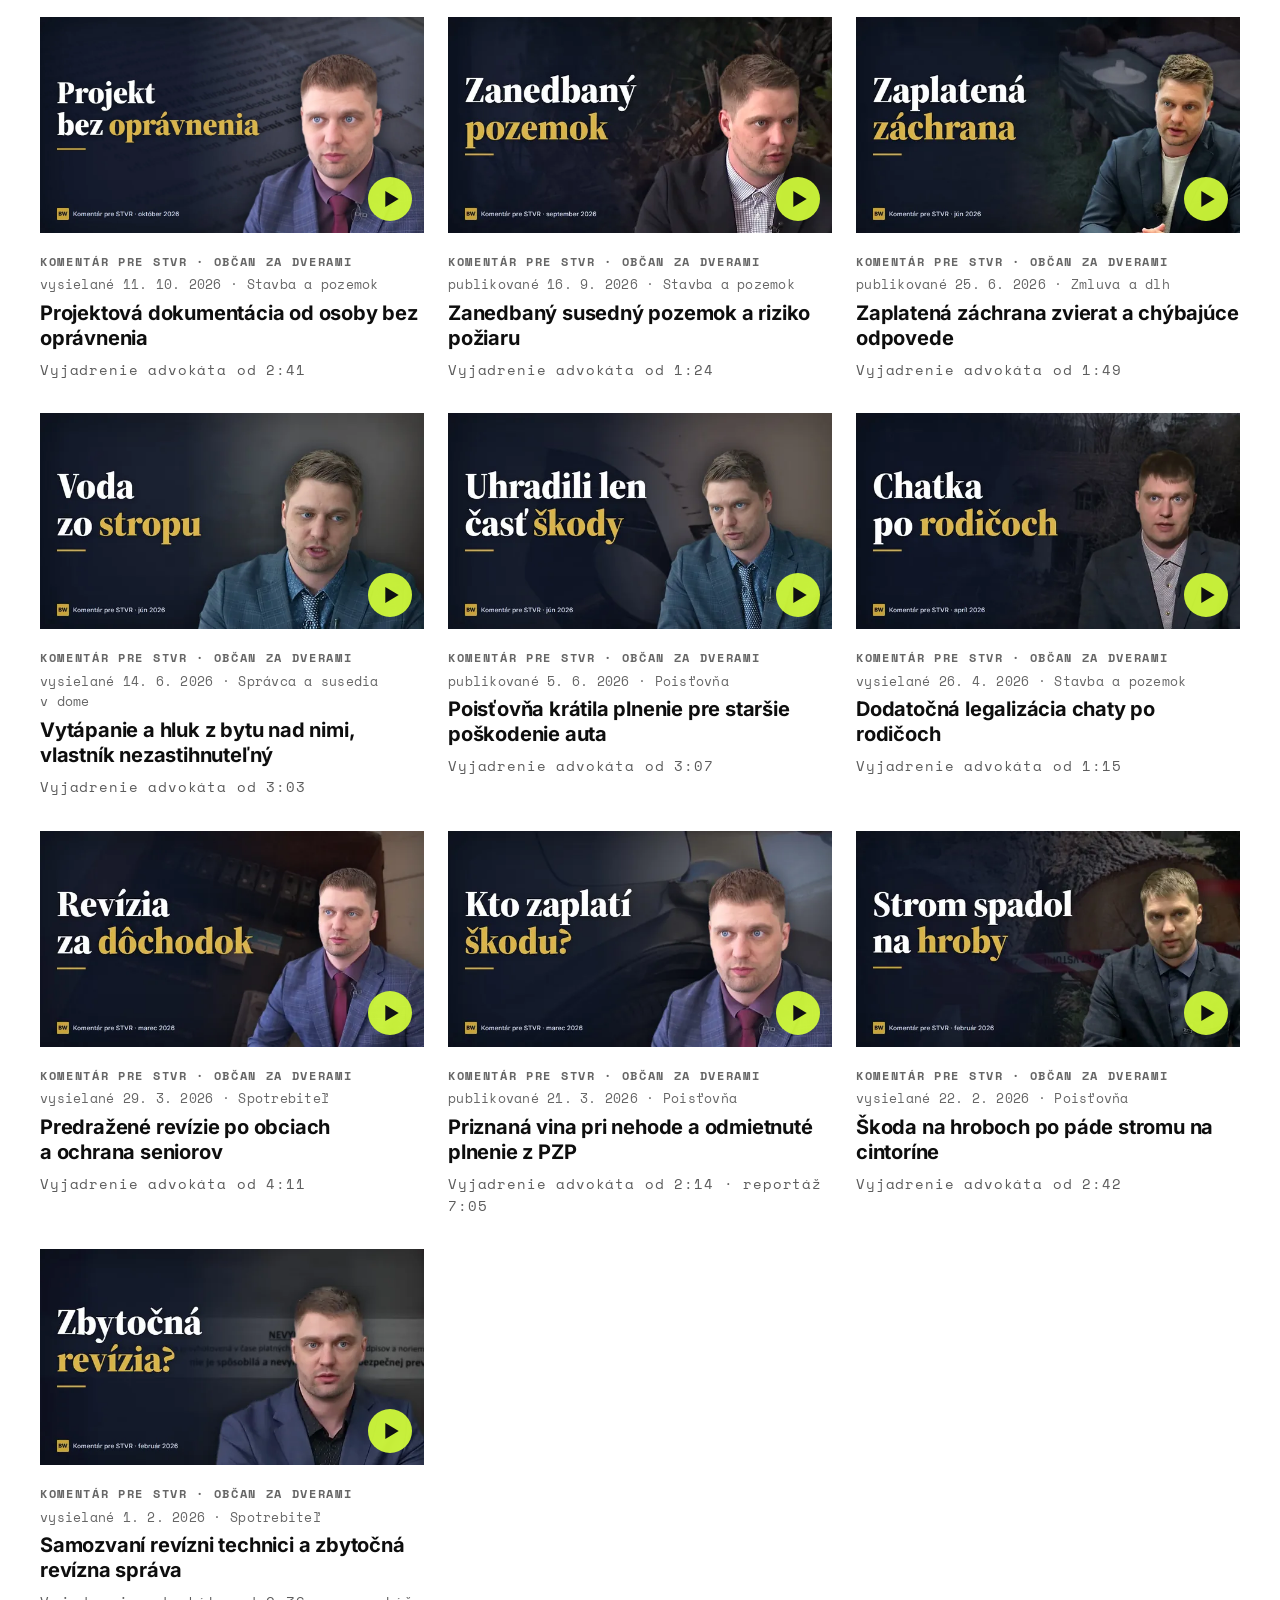
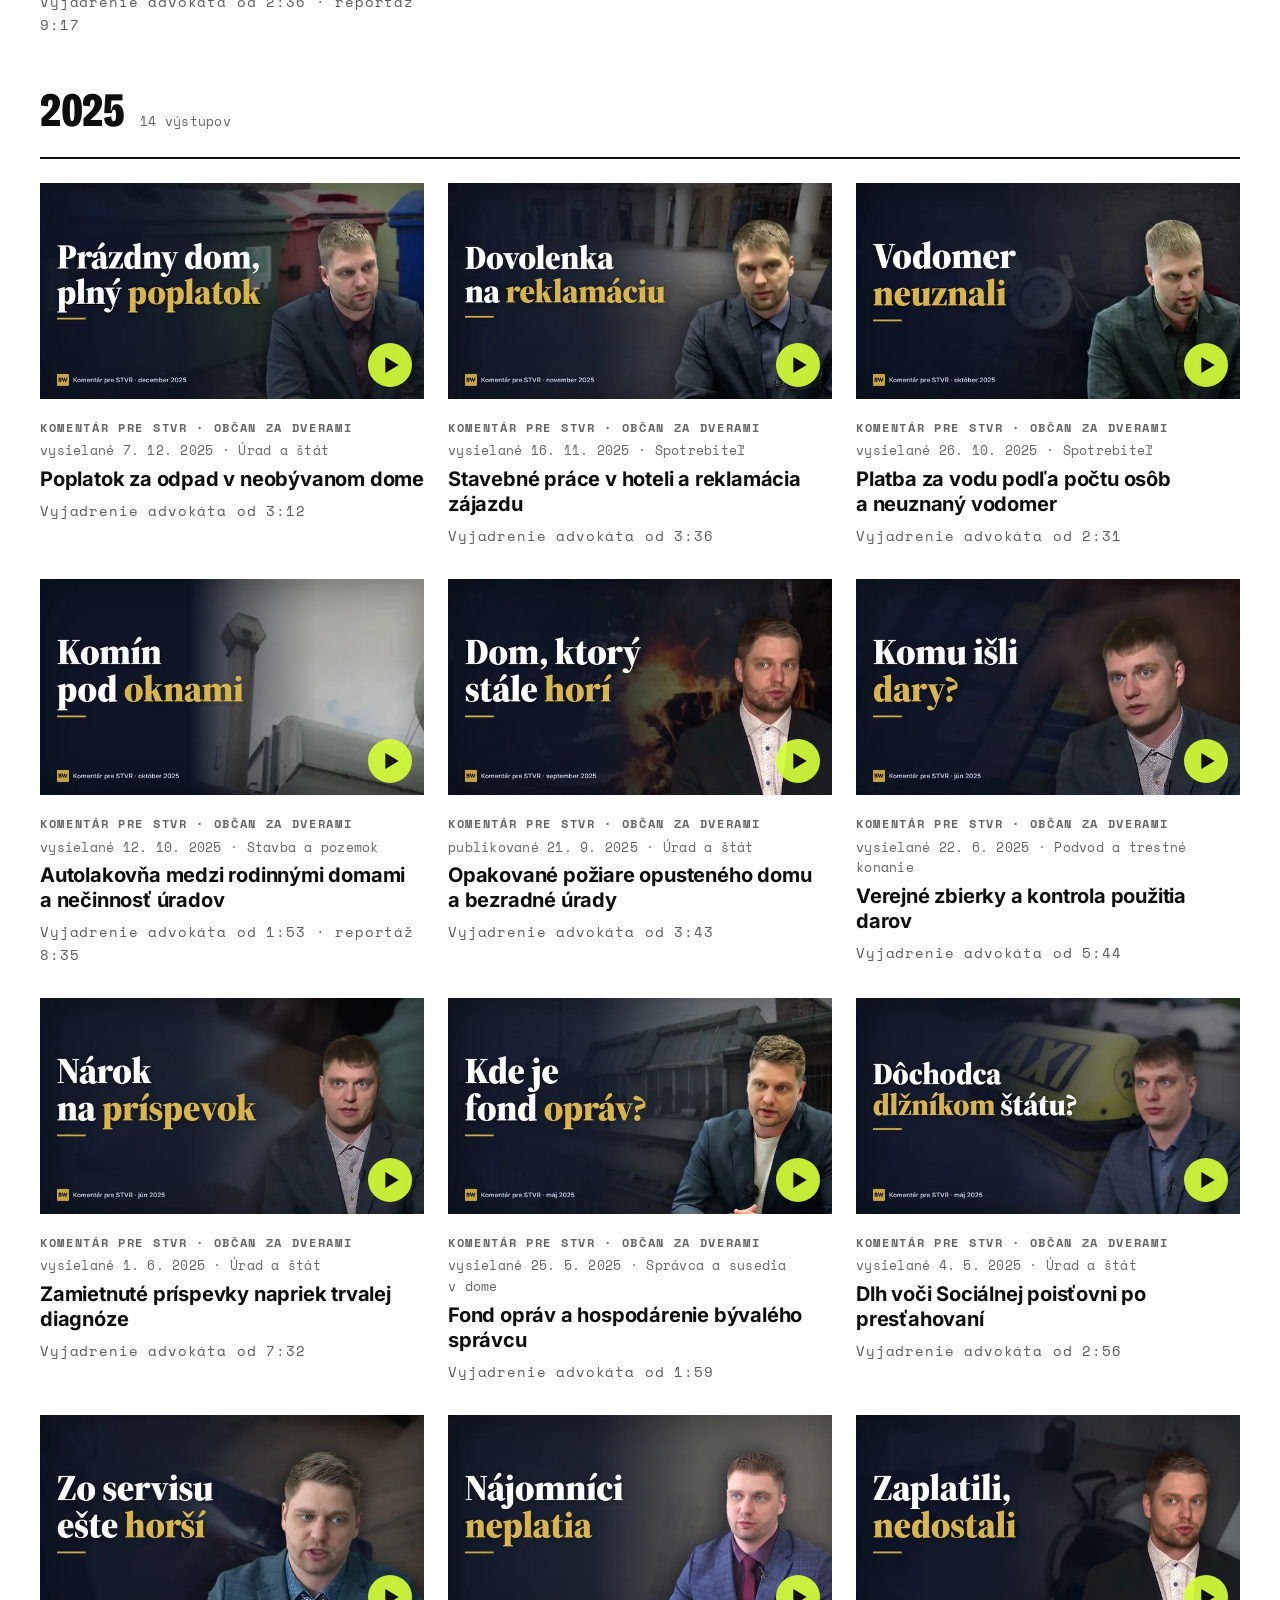
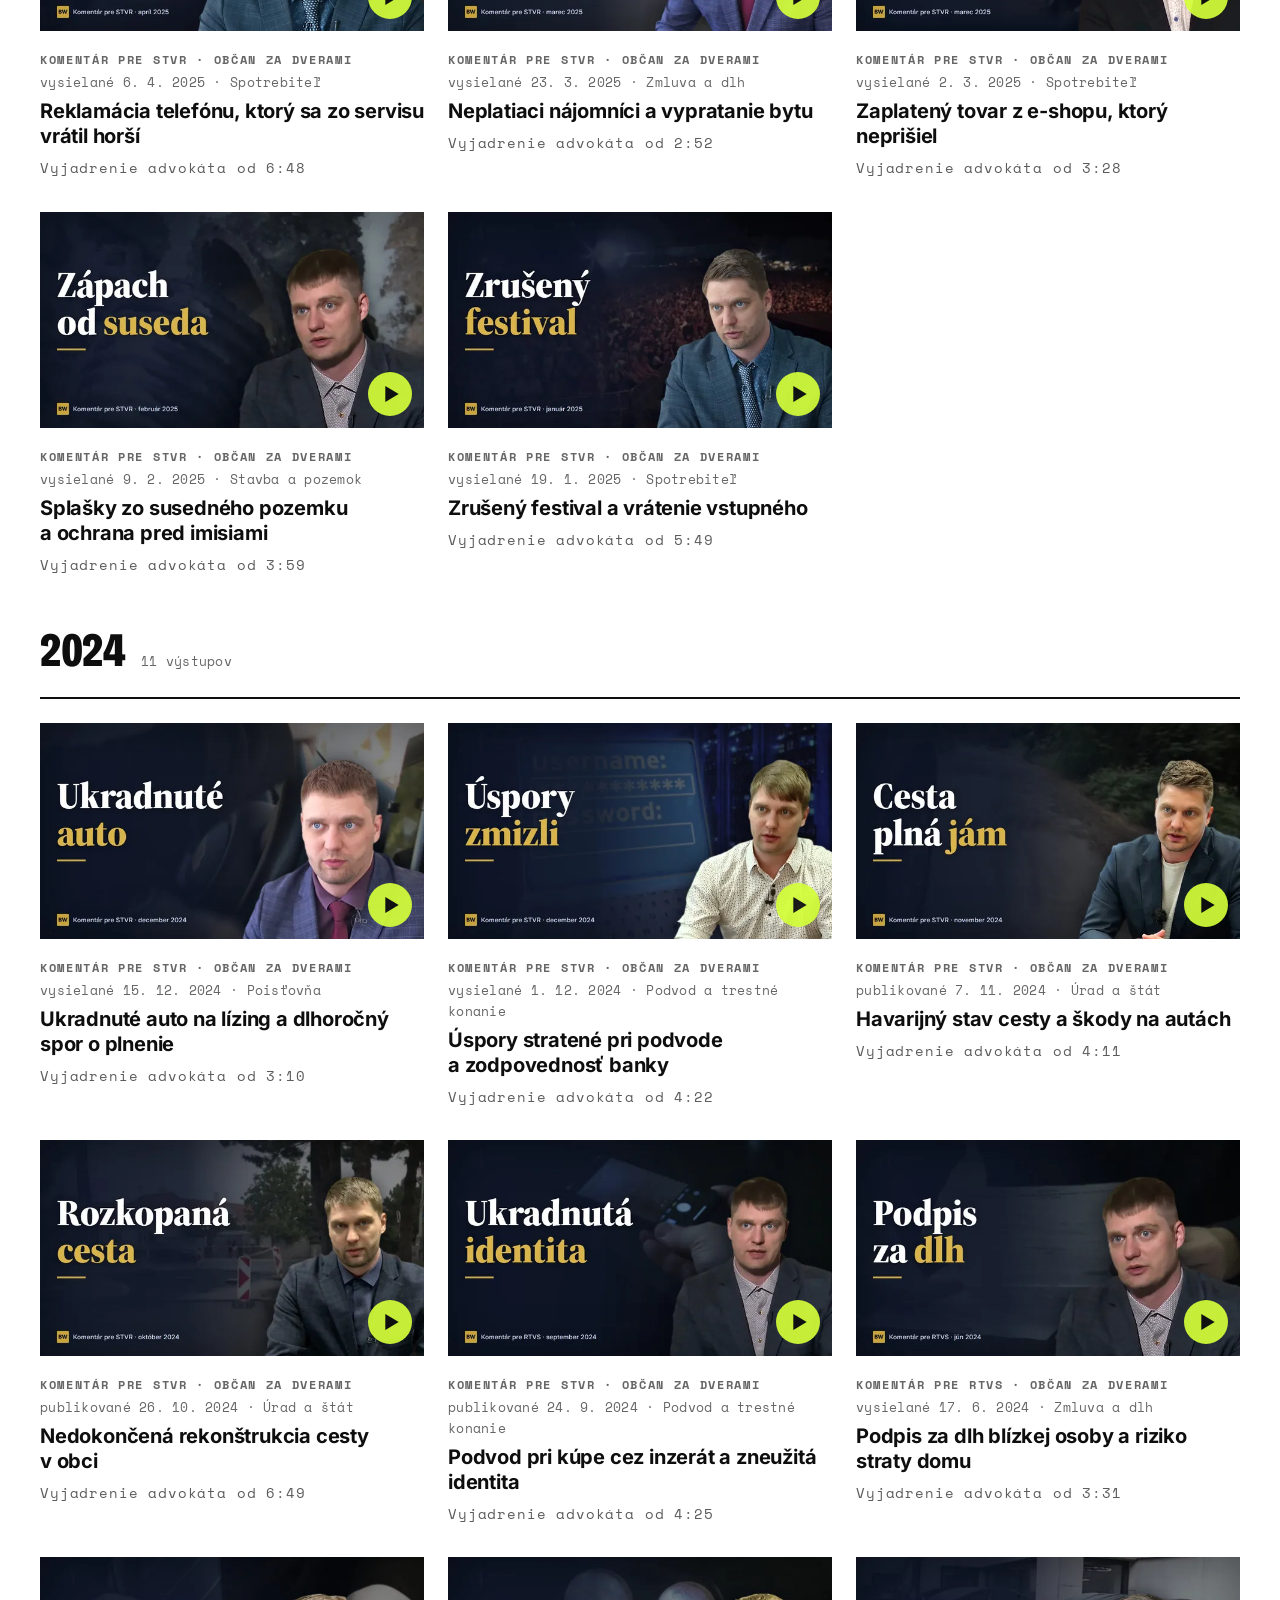
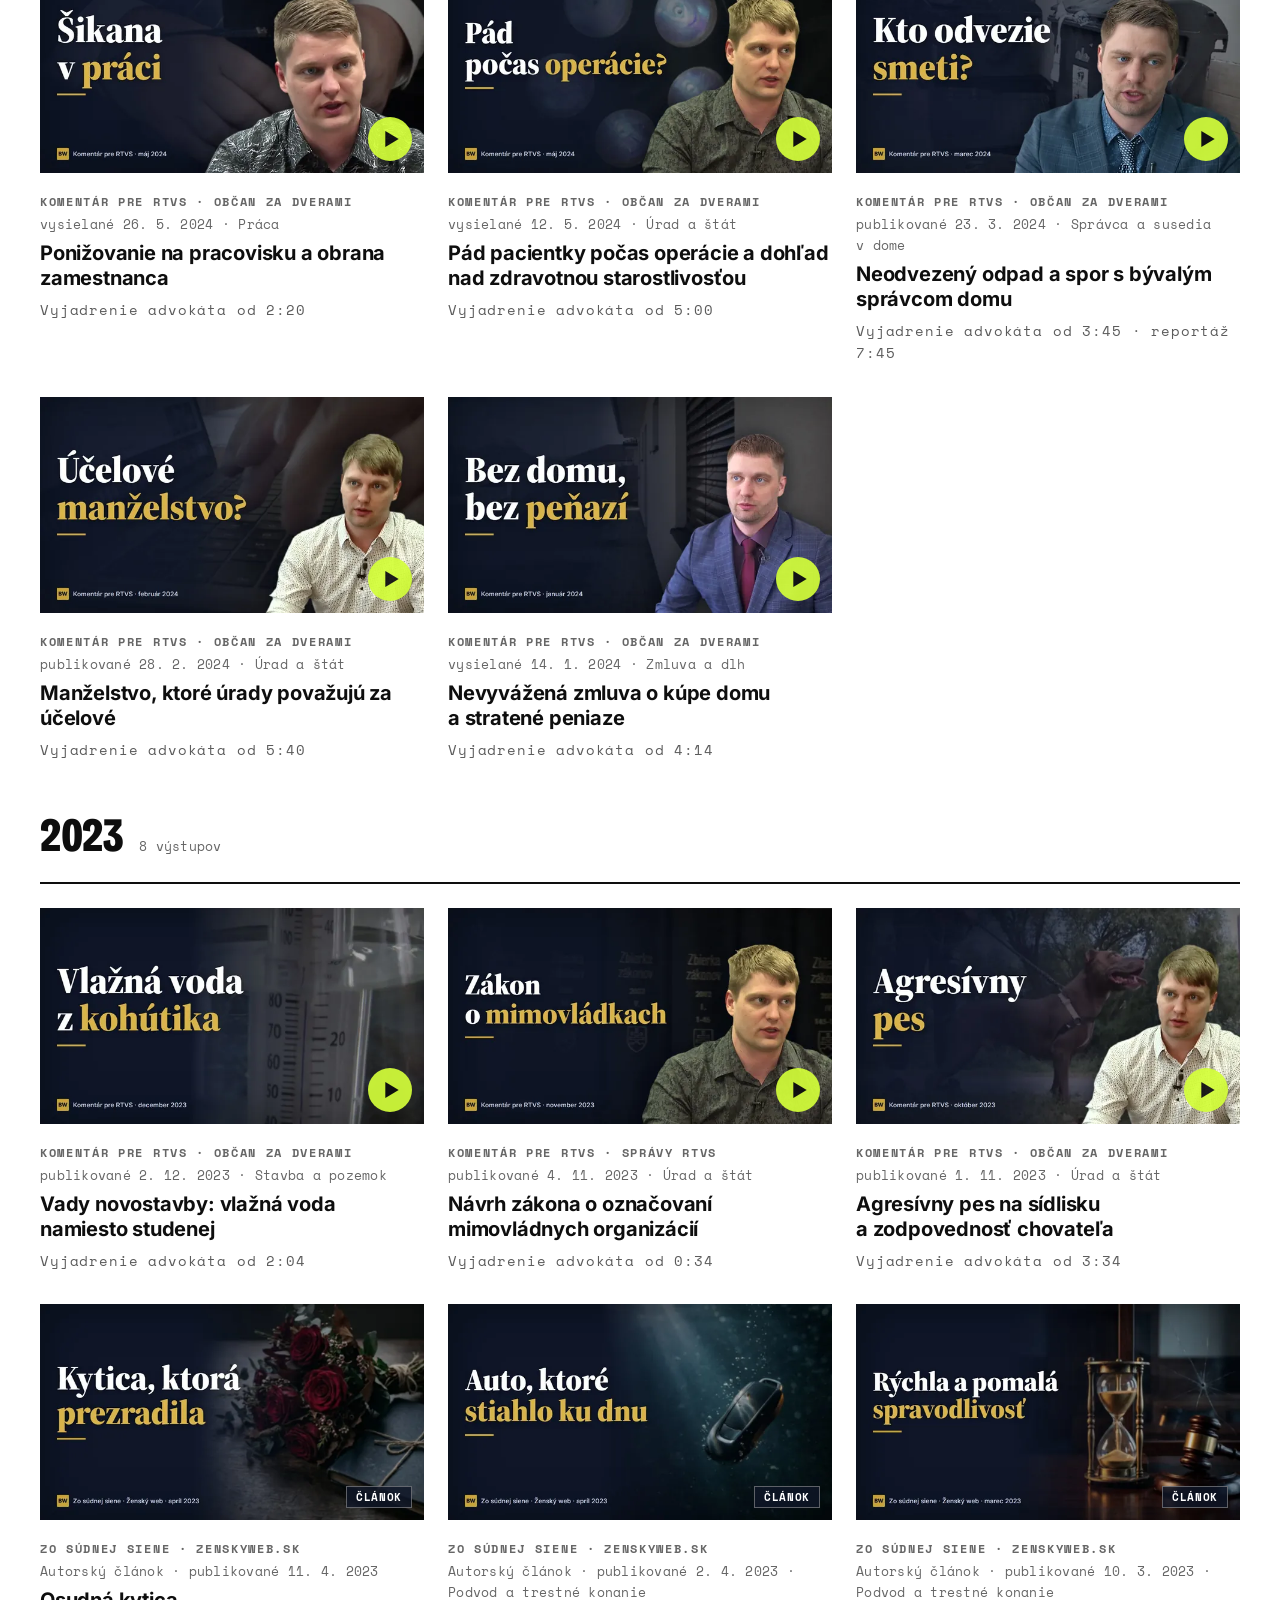
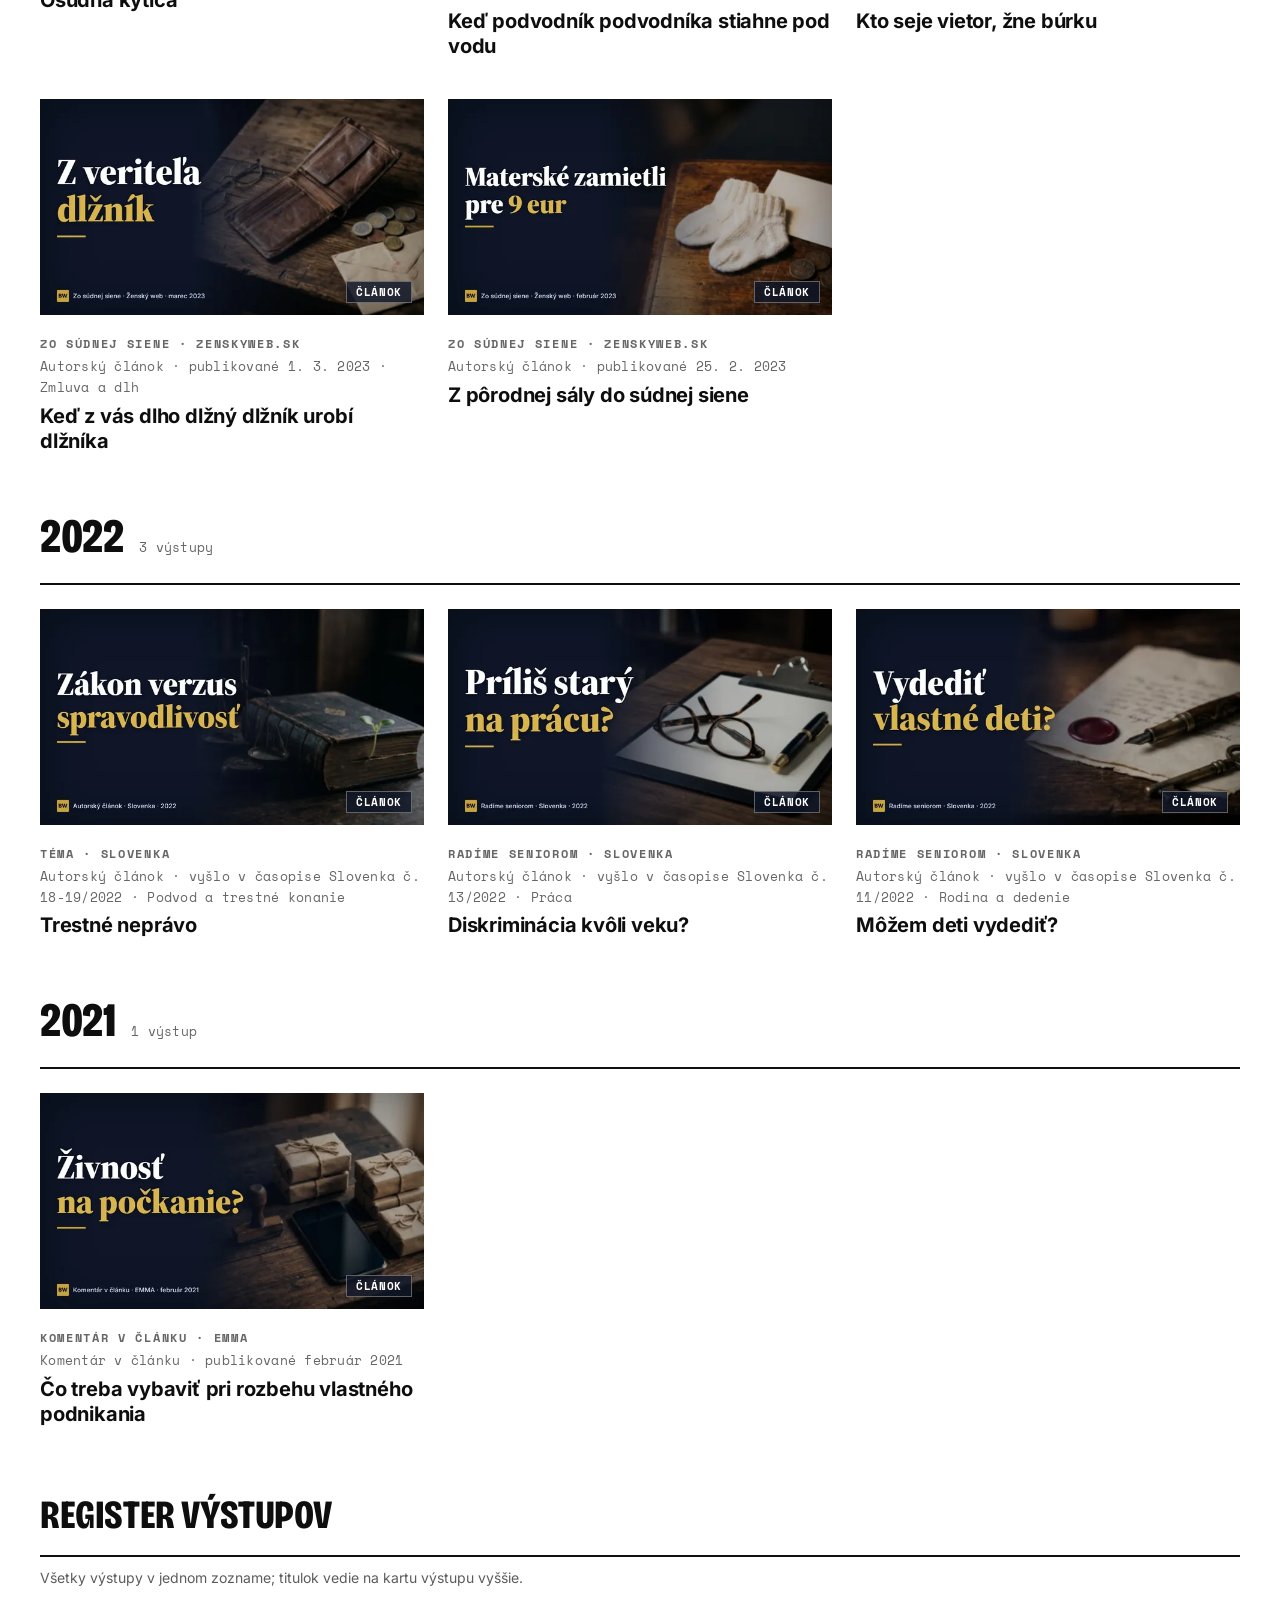
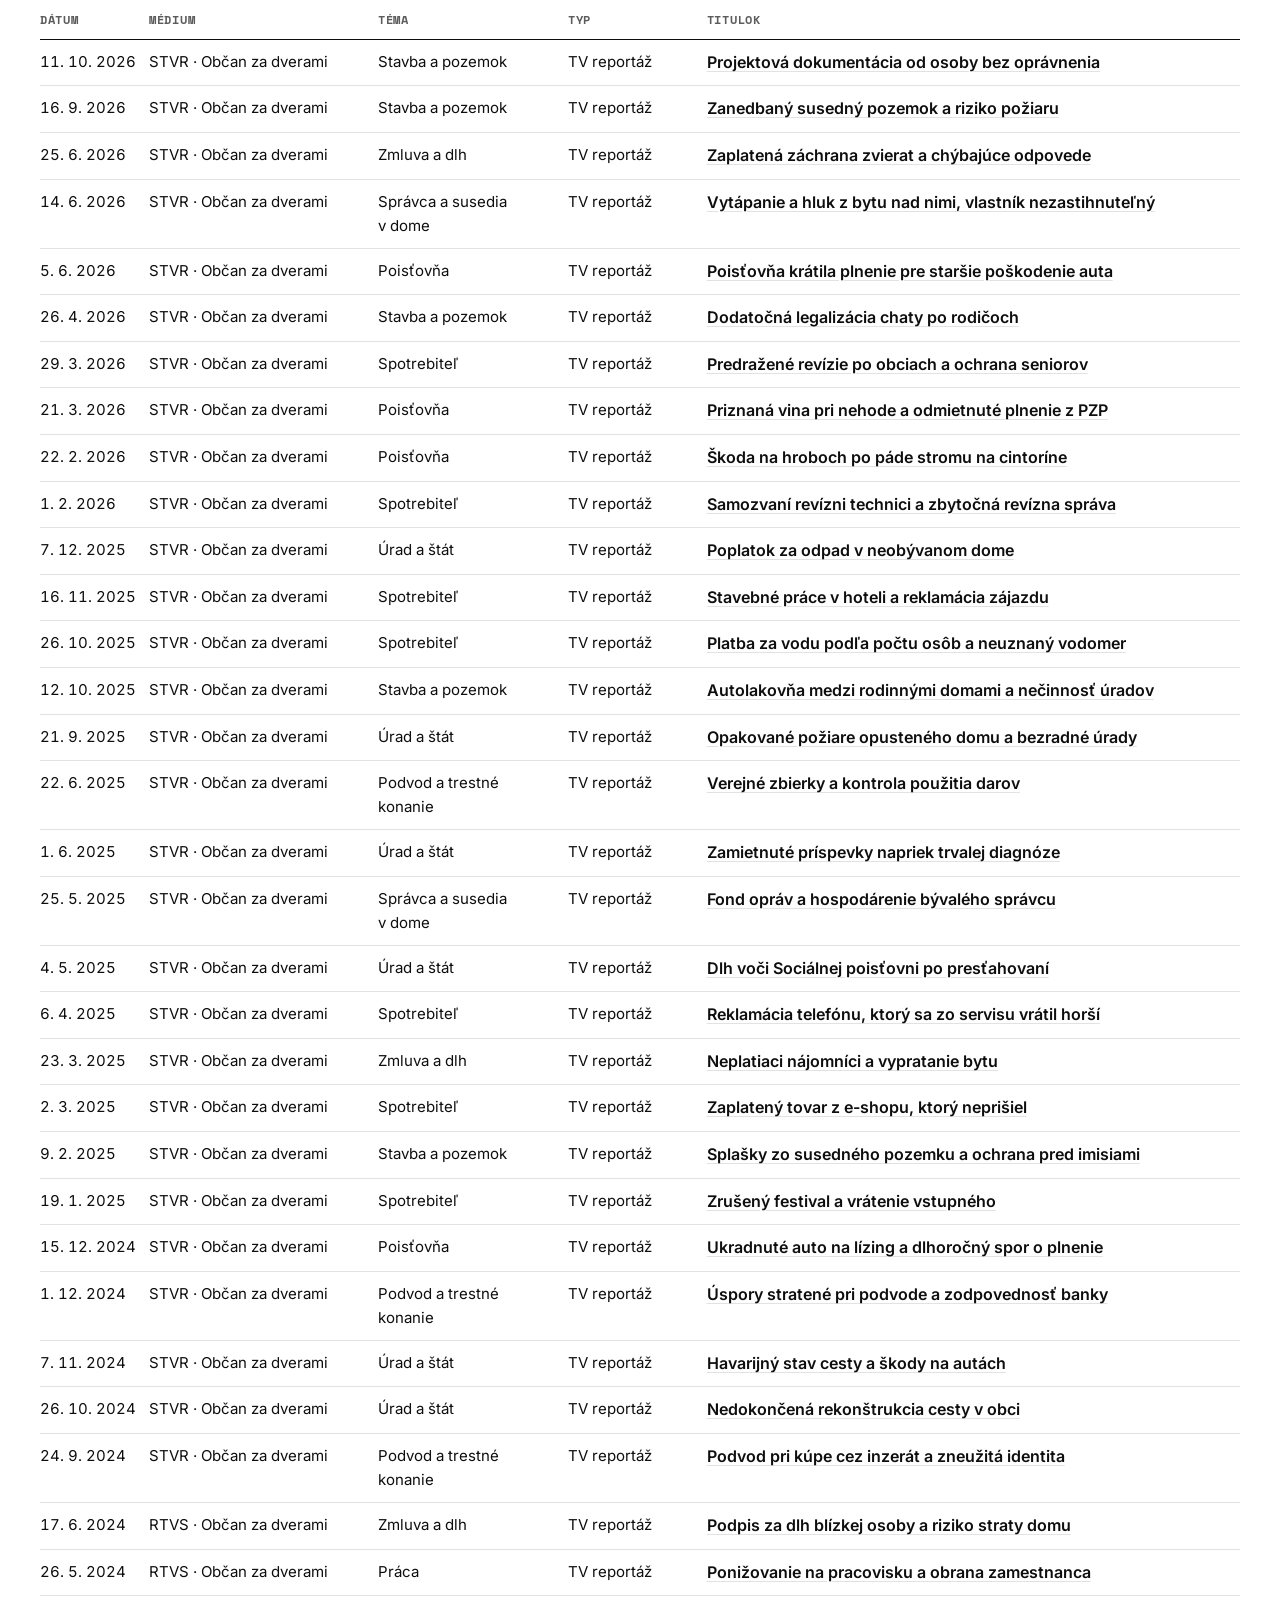
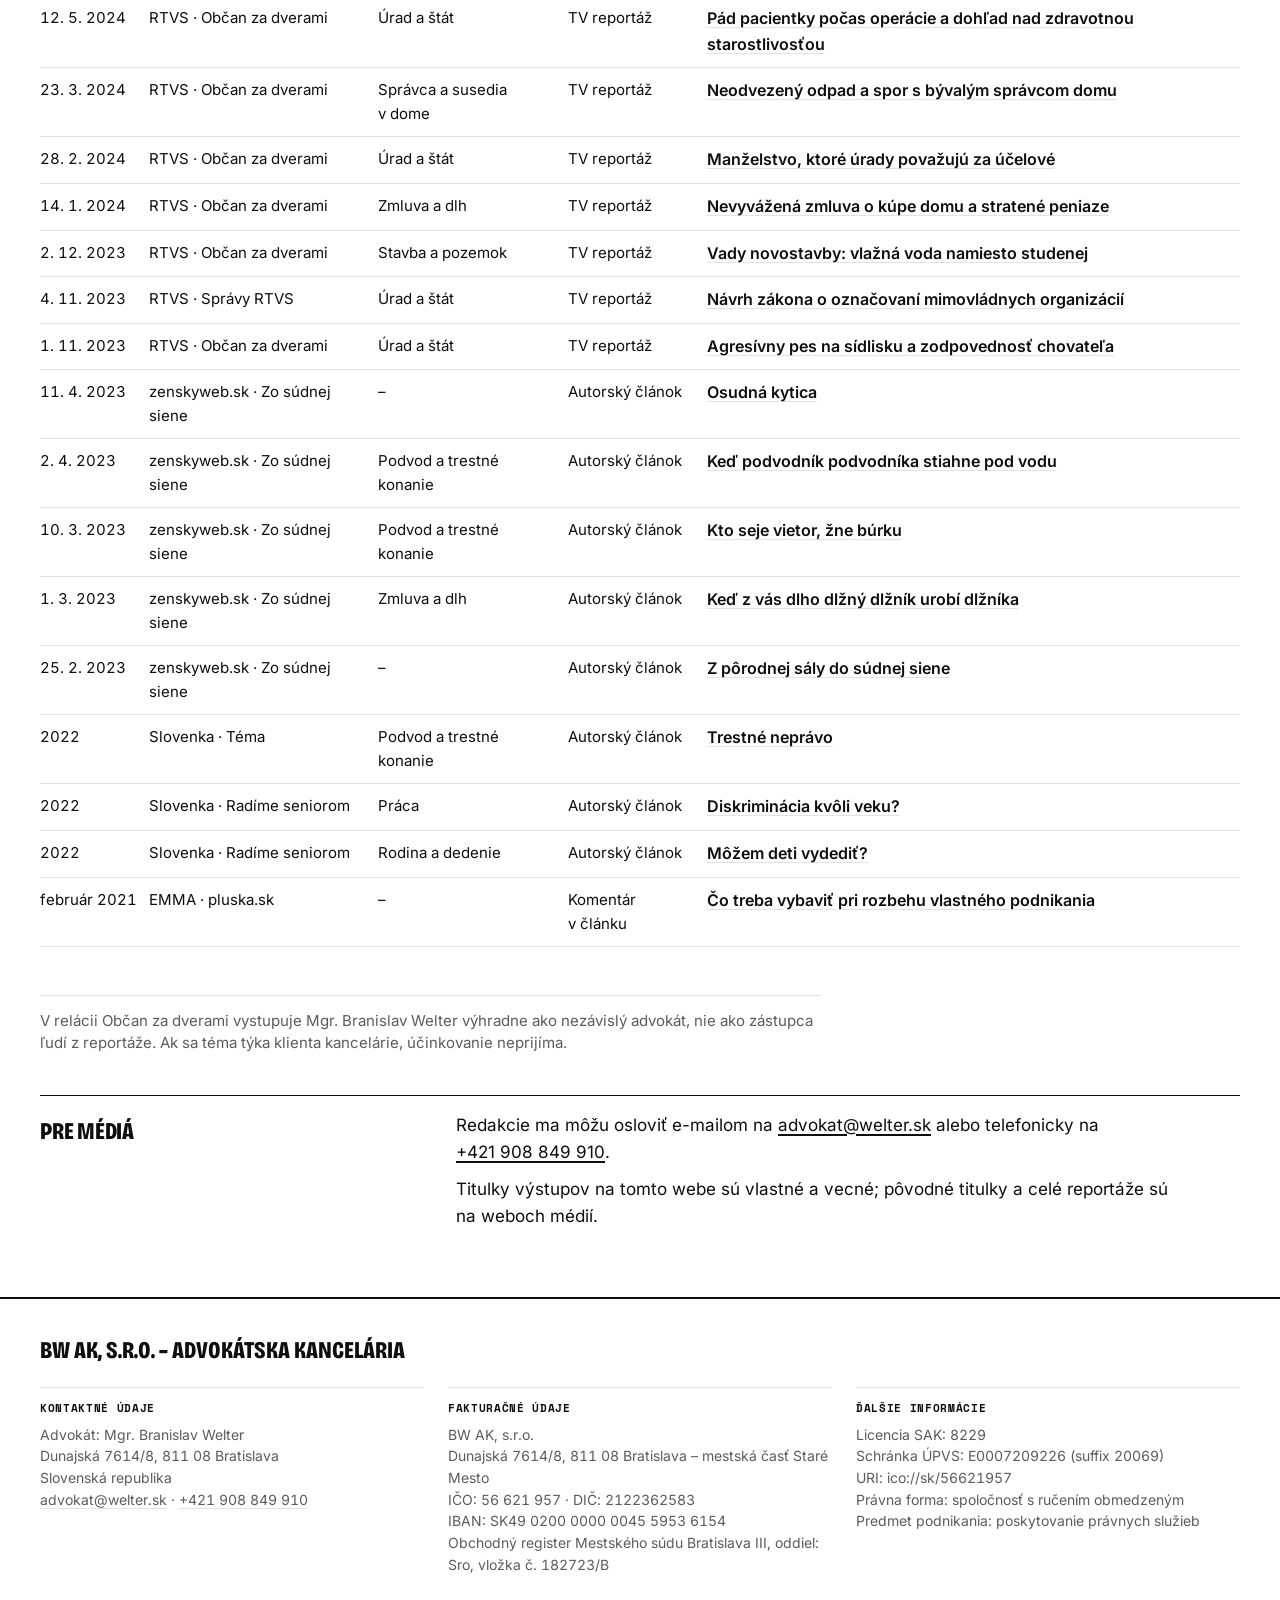
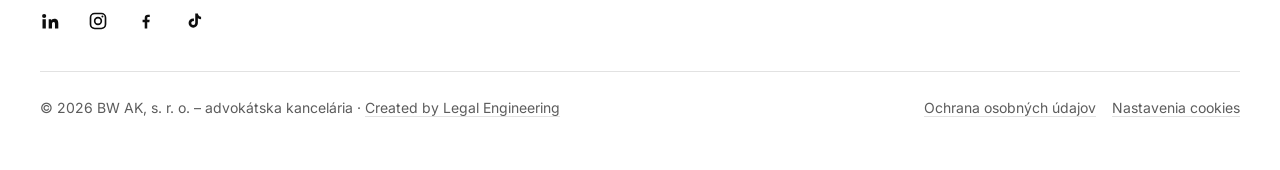
<file: 2021/04/01/magazin-emma-advokat-welter-k-predaju-cez-instagram-vyrobe-bio-mydiel-ci-potravin-v-malom/index.html>
<!doctype html>
<html lang="sk">
<head>
<meta charset="utf-8">
<title>Čo treba vybaviť pri rozbehu vlastného podnikania – presunuté</title>
<link rel="canonical" href="https://www.welter.sk/media/">
<meta name="robots" content="noindex, follow">
<meta http-equiv="refresh" content="0; url=/media/#emma-2021-02-podnikanie-byrokracia">
<meta name="viewport" content="width=device-width, initial-scale=1">
<script>location.replace("/media/" + location.search + "#emma-2021-02-podnikanie-byrokracia");</script>
</head>
<body>
<p>Stránka sa presunula na <a href="/media/#emma-2021-02-podnikanie-byrokracia">https://www.welter.sk/media/#emma-2021-02-podnikanie-byrokracia</a>.</p>
</body>
</html>
</file>
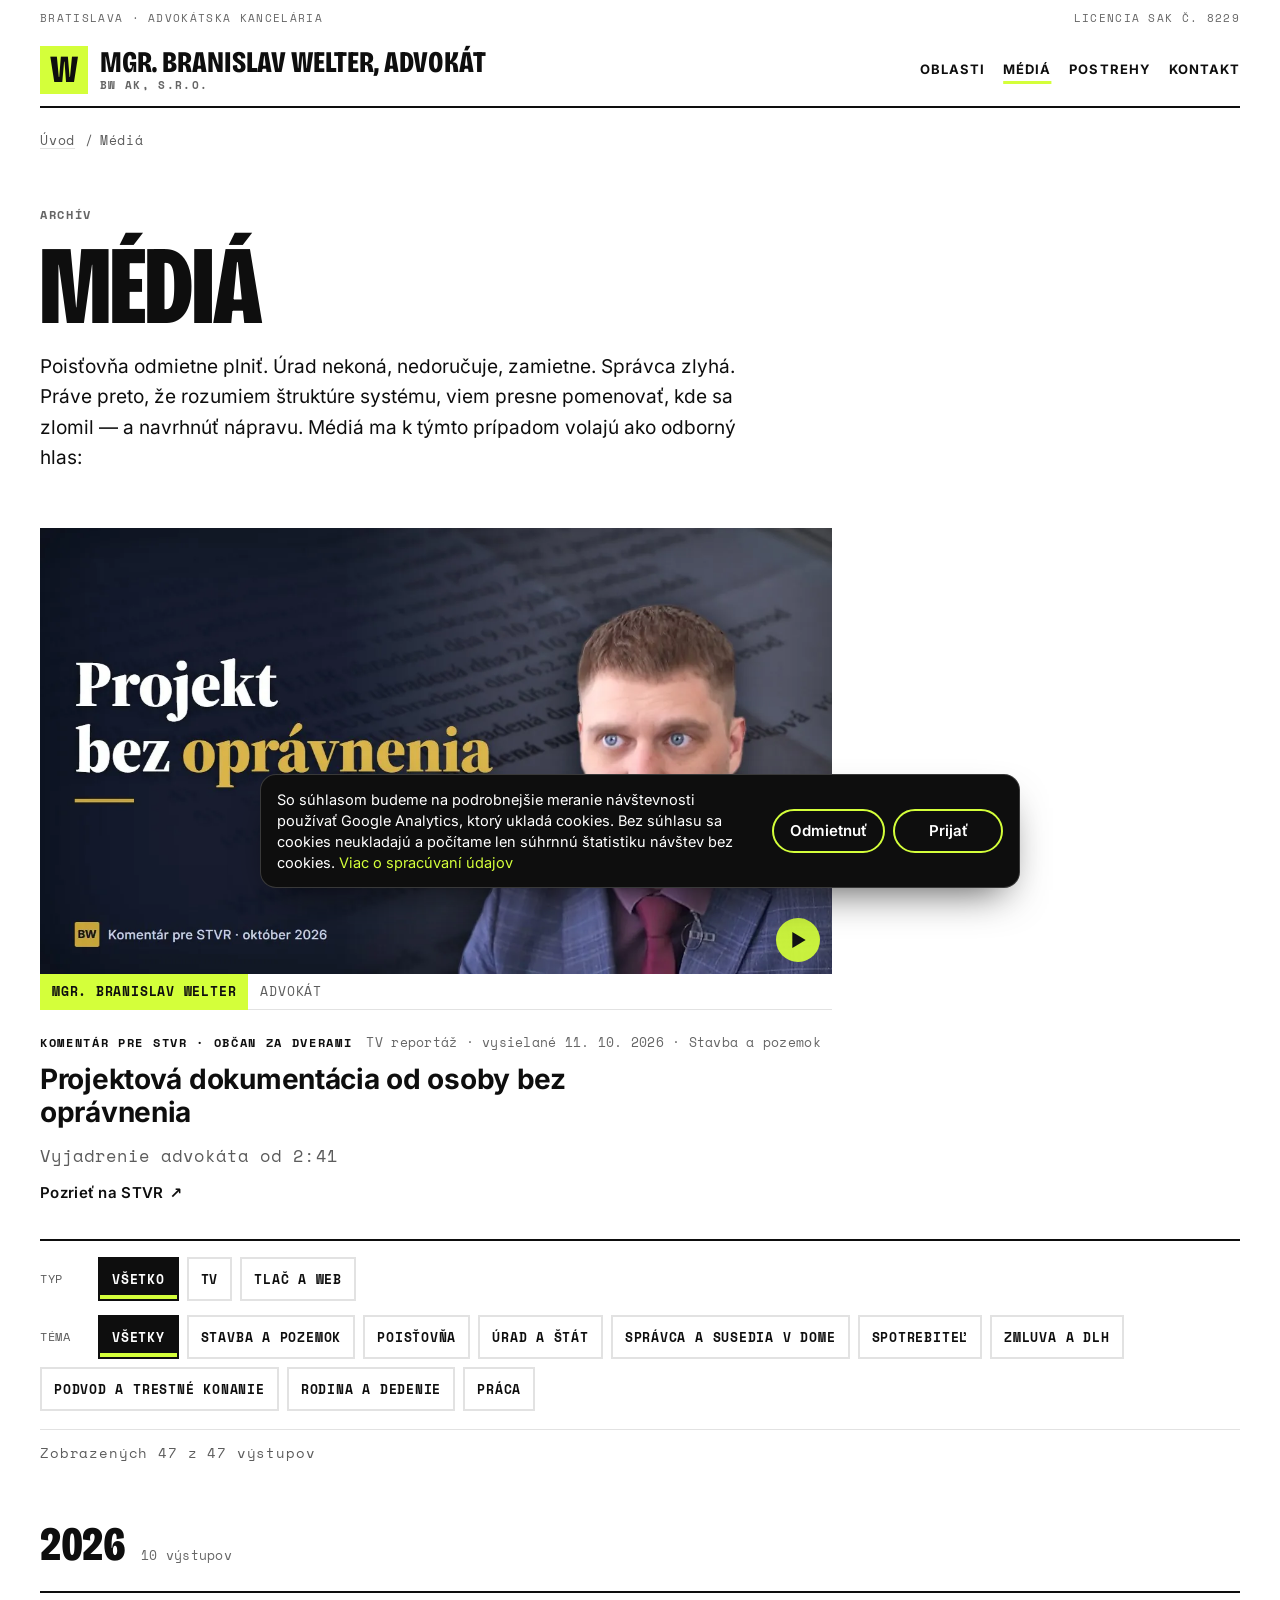
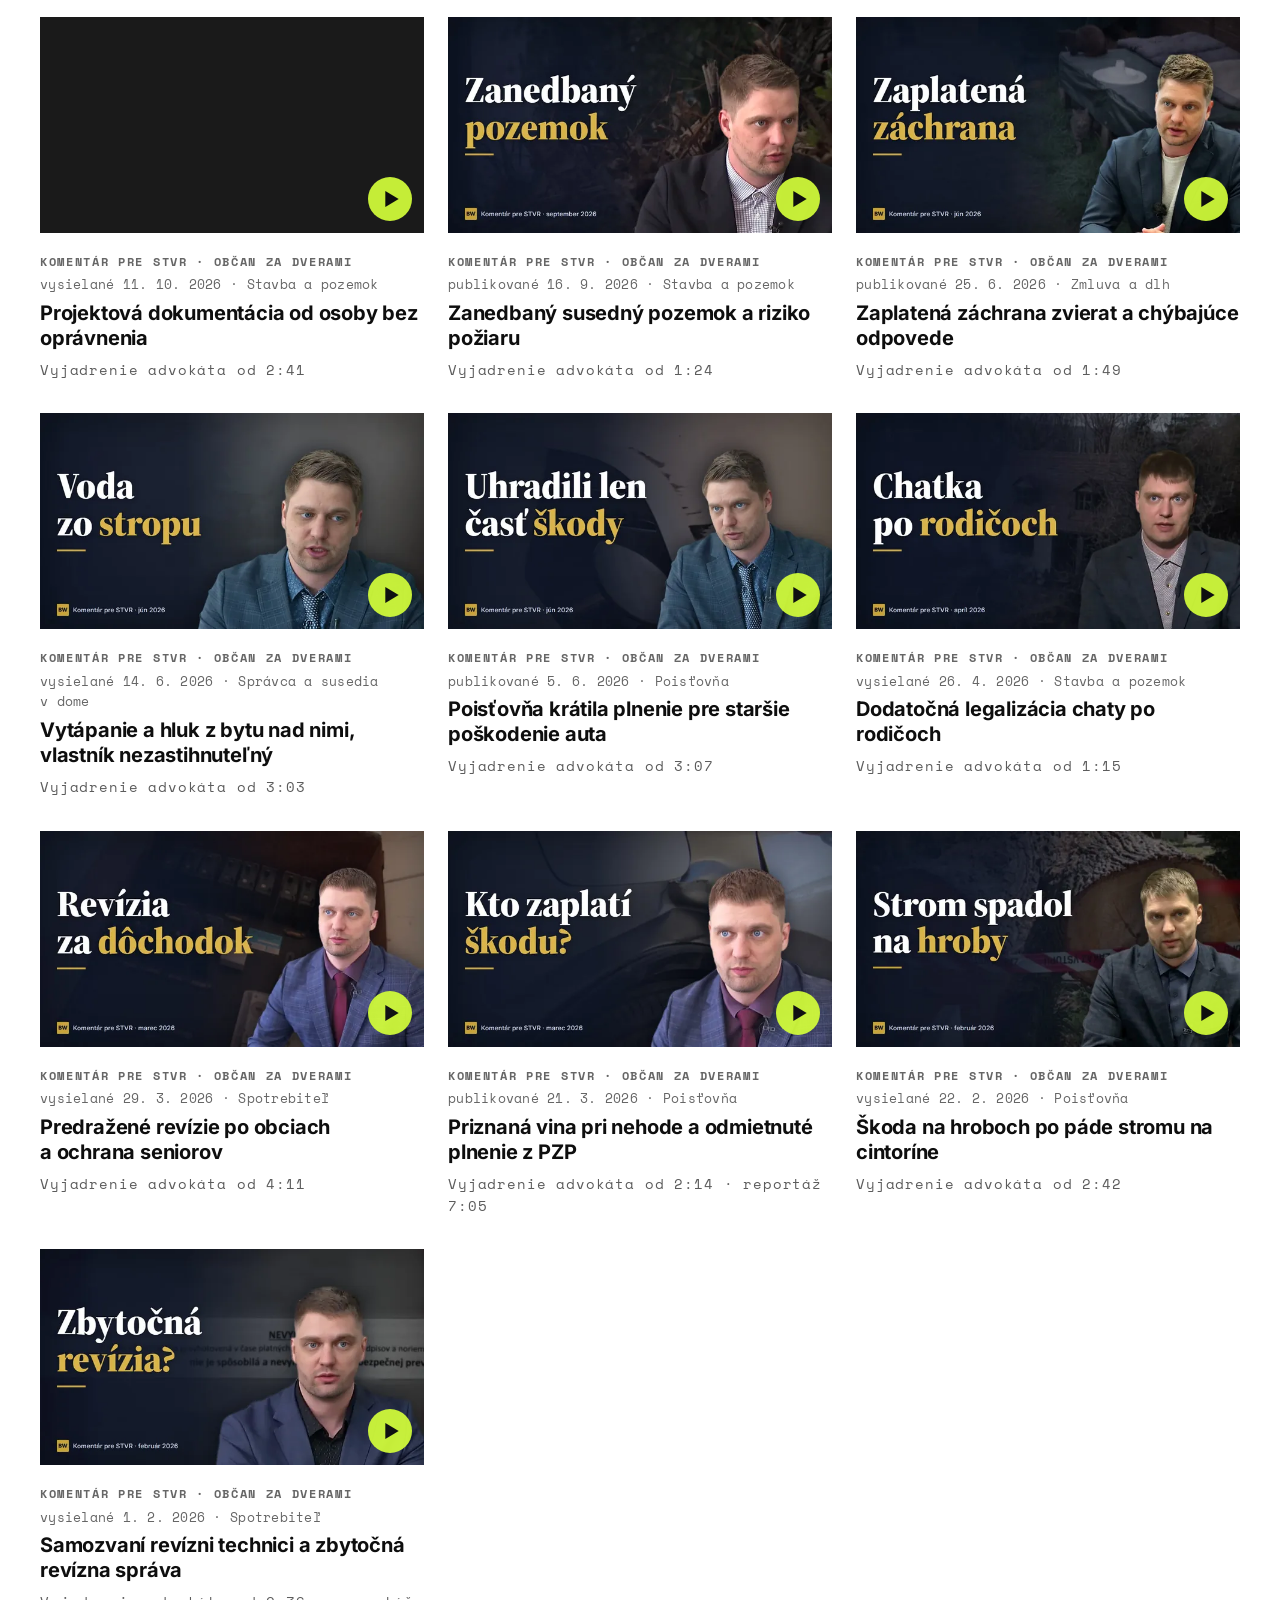
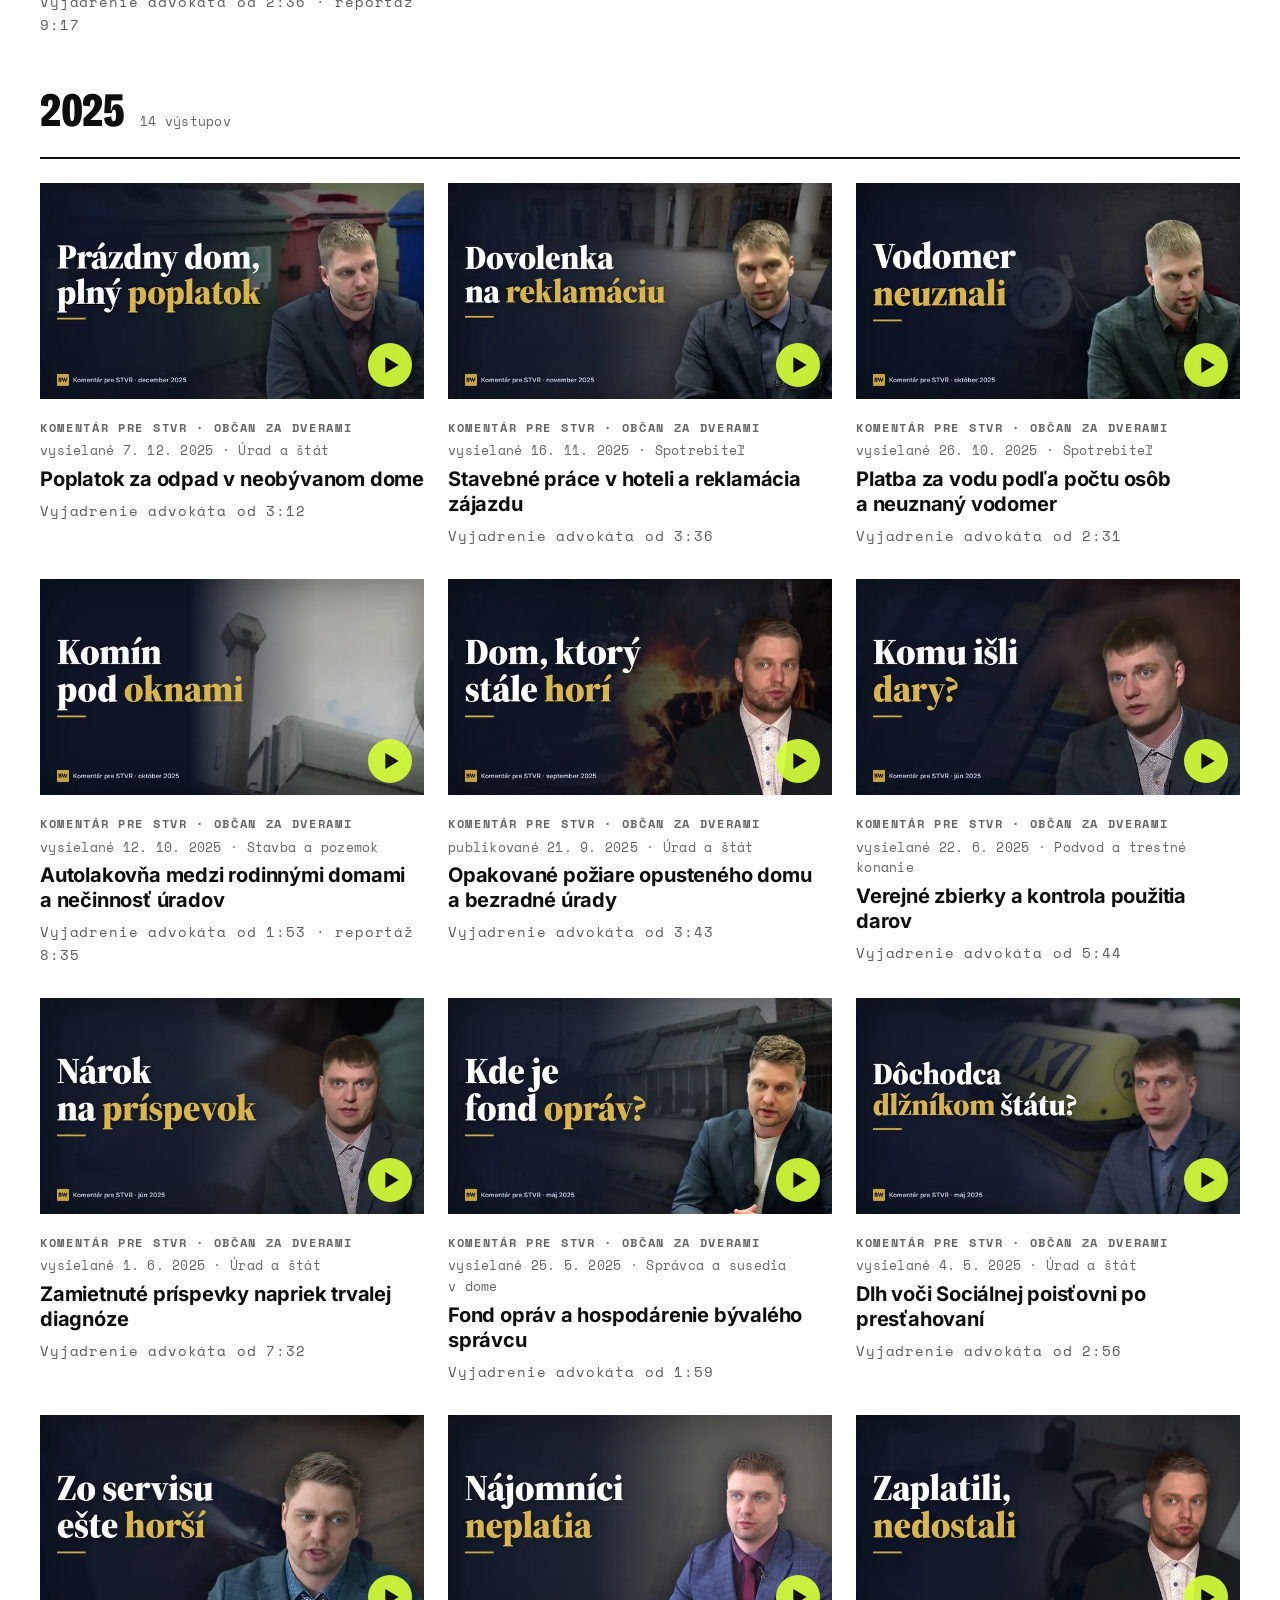
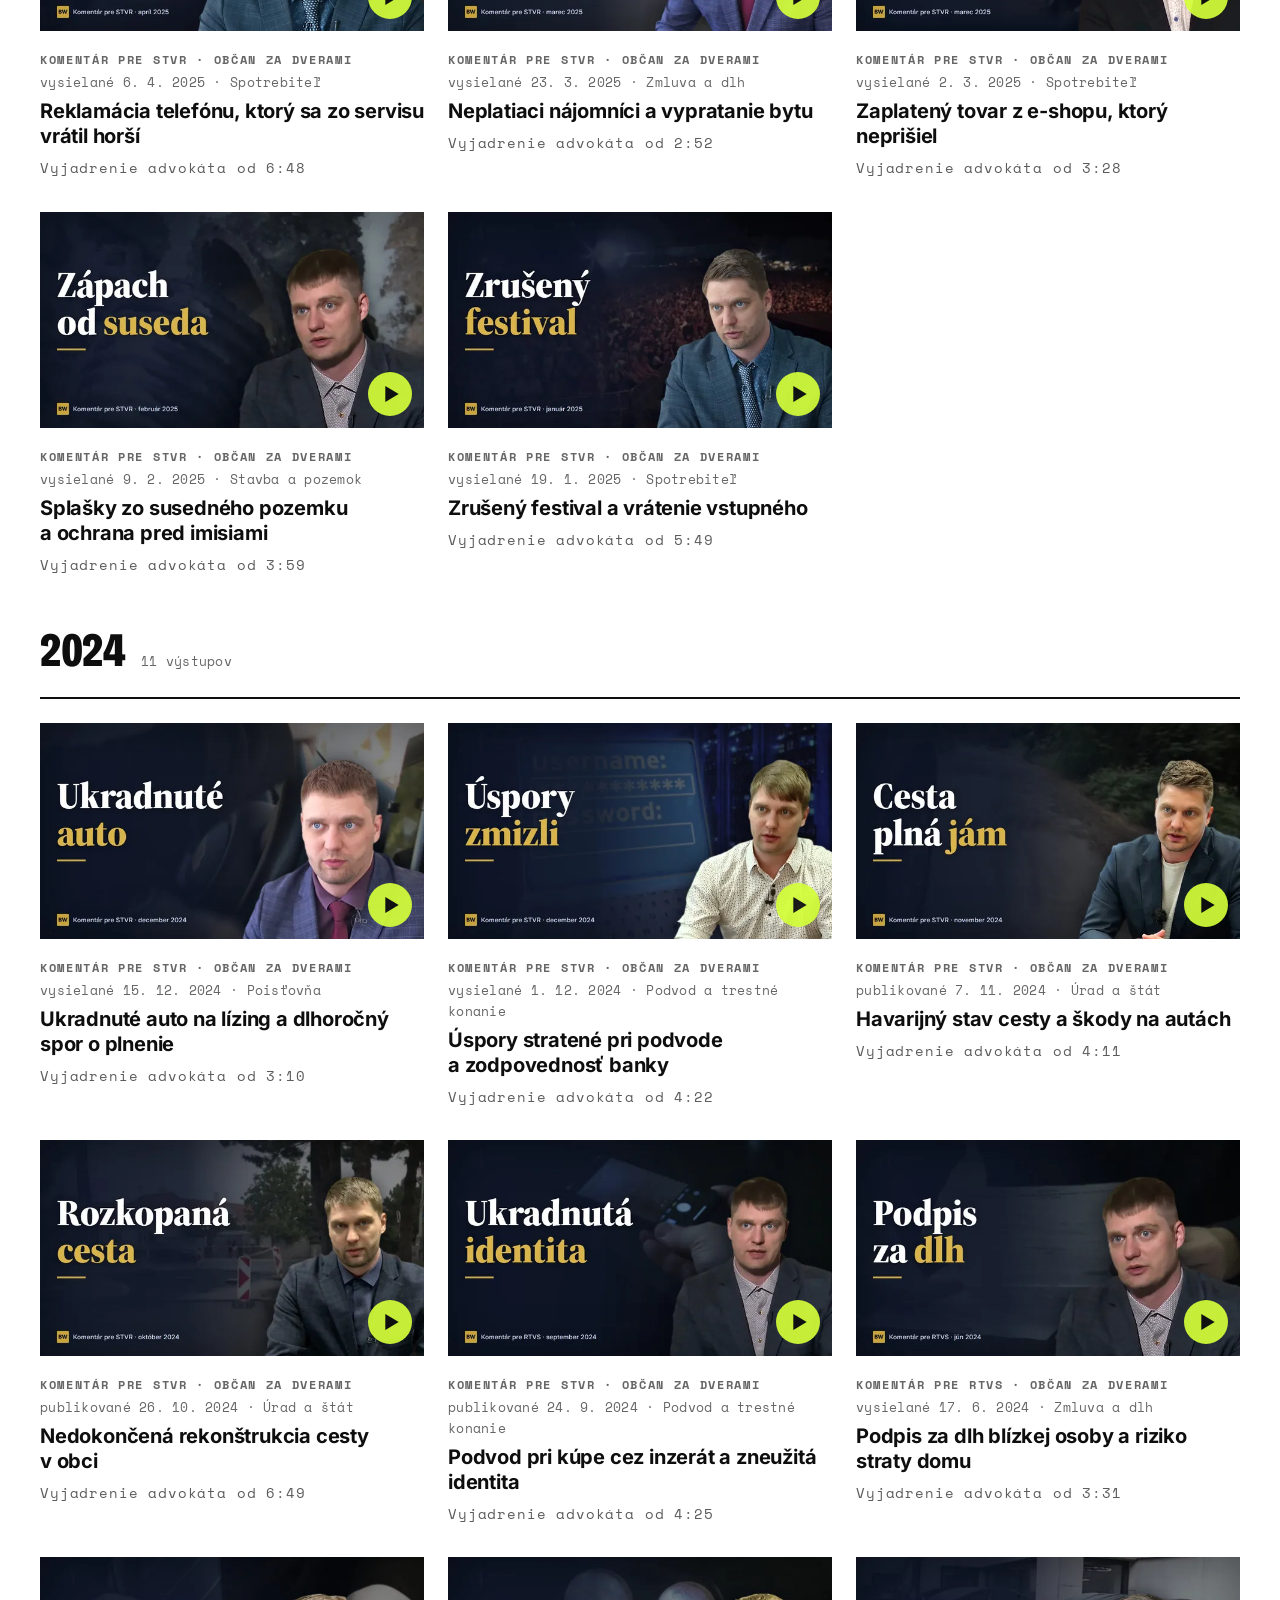
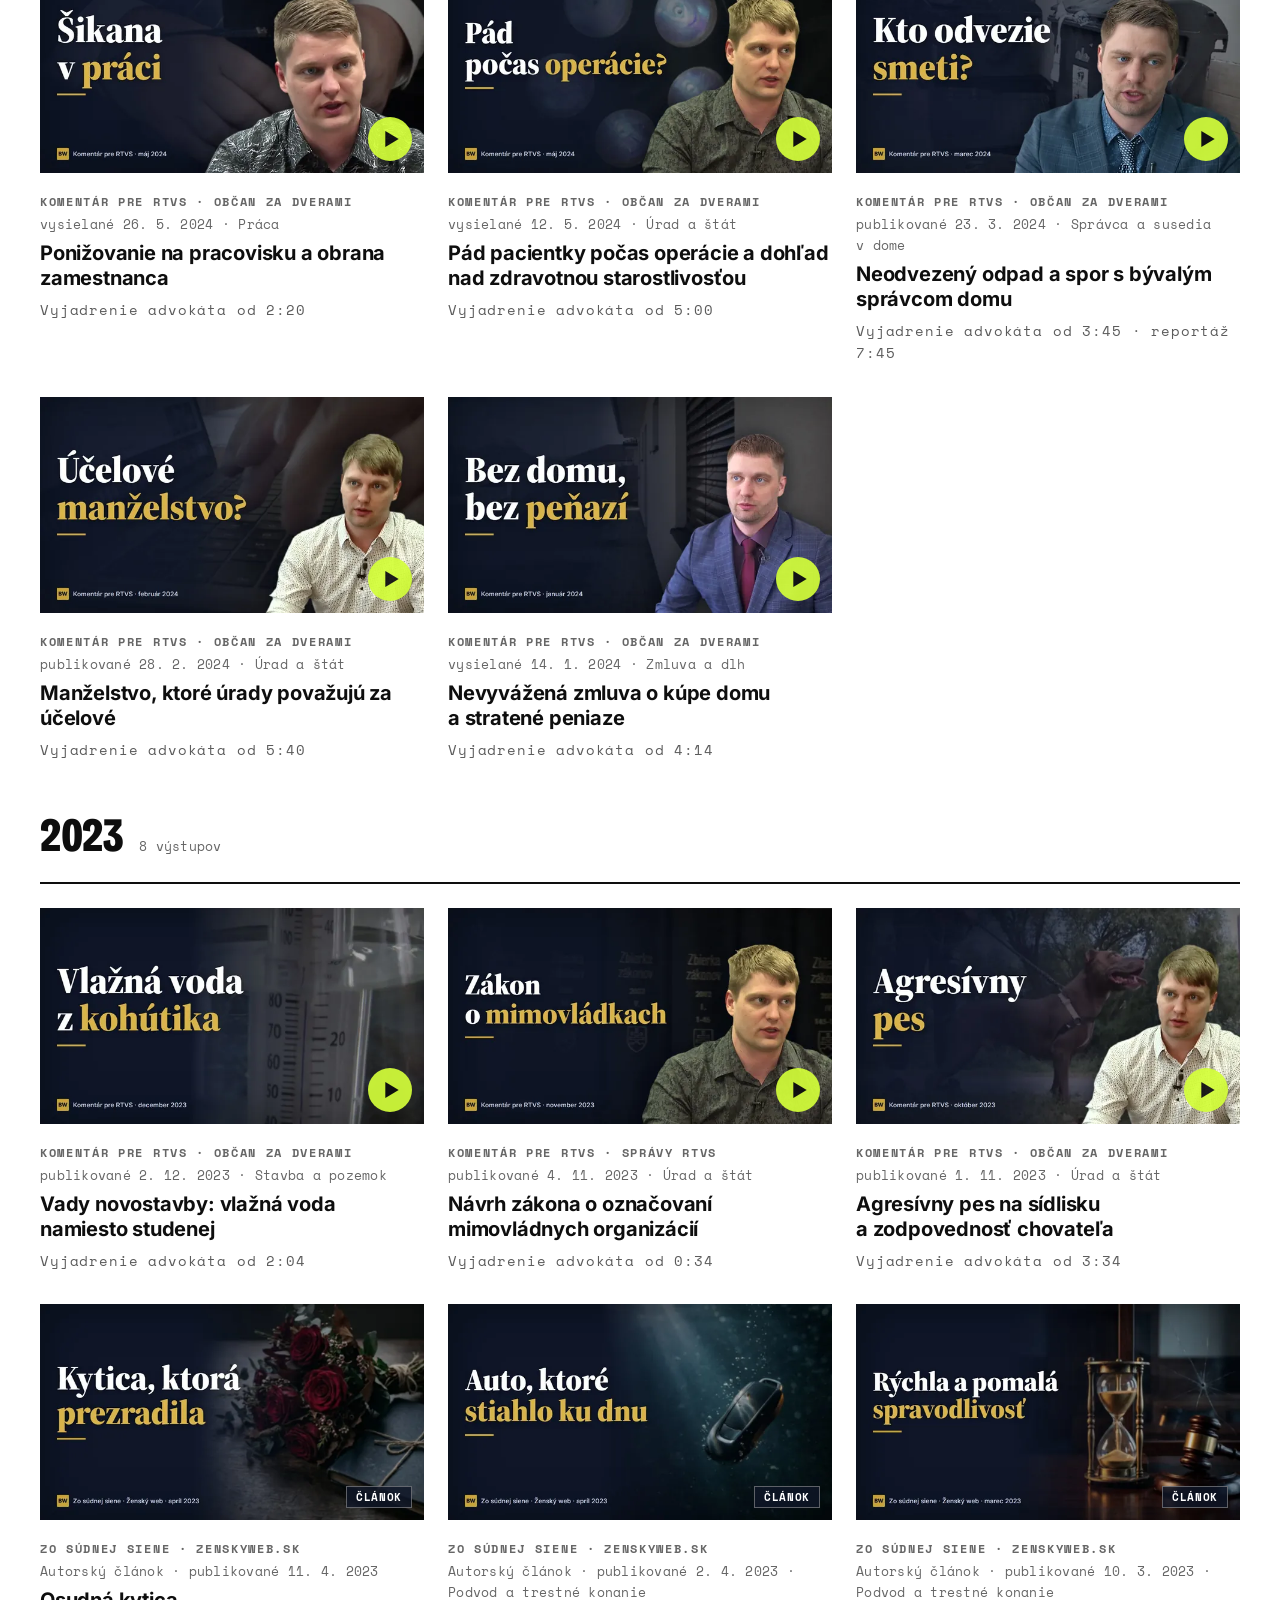
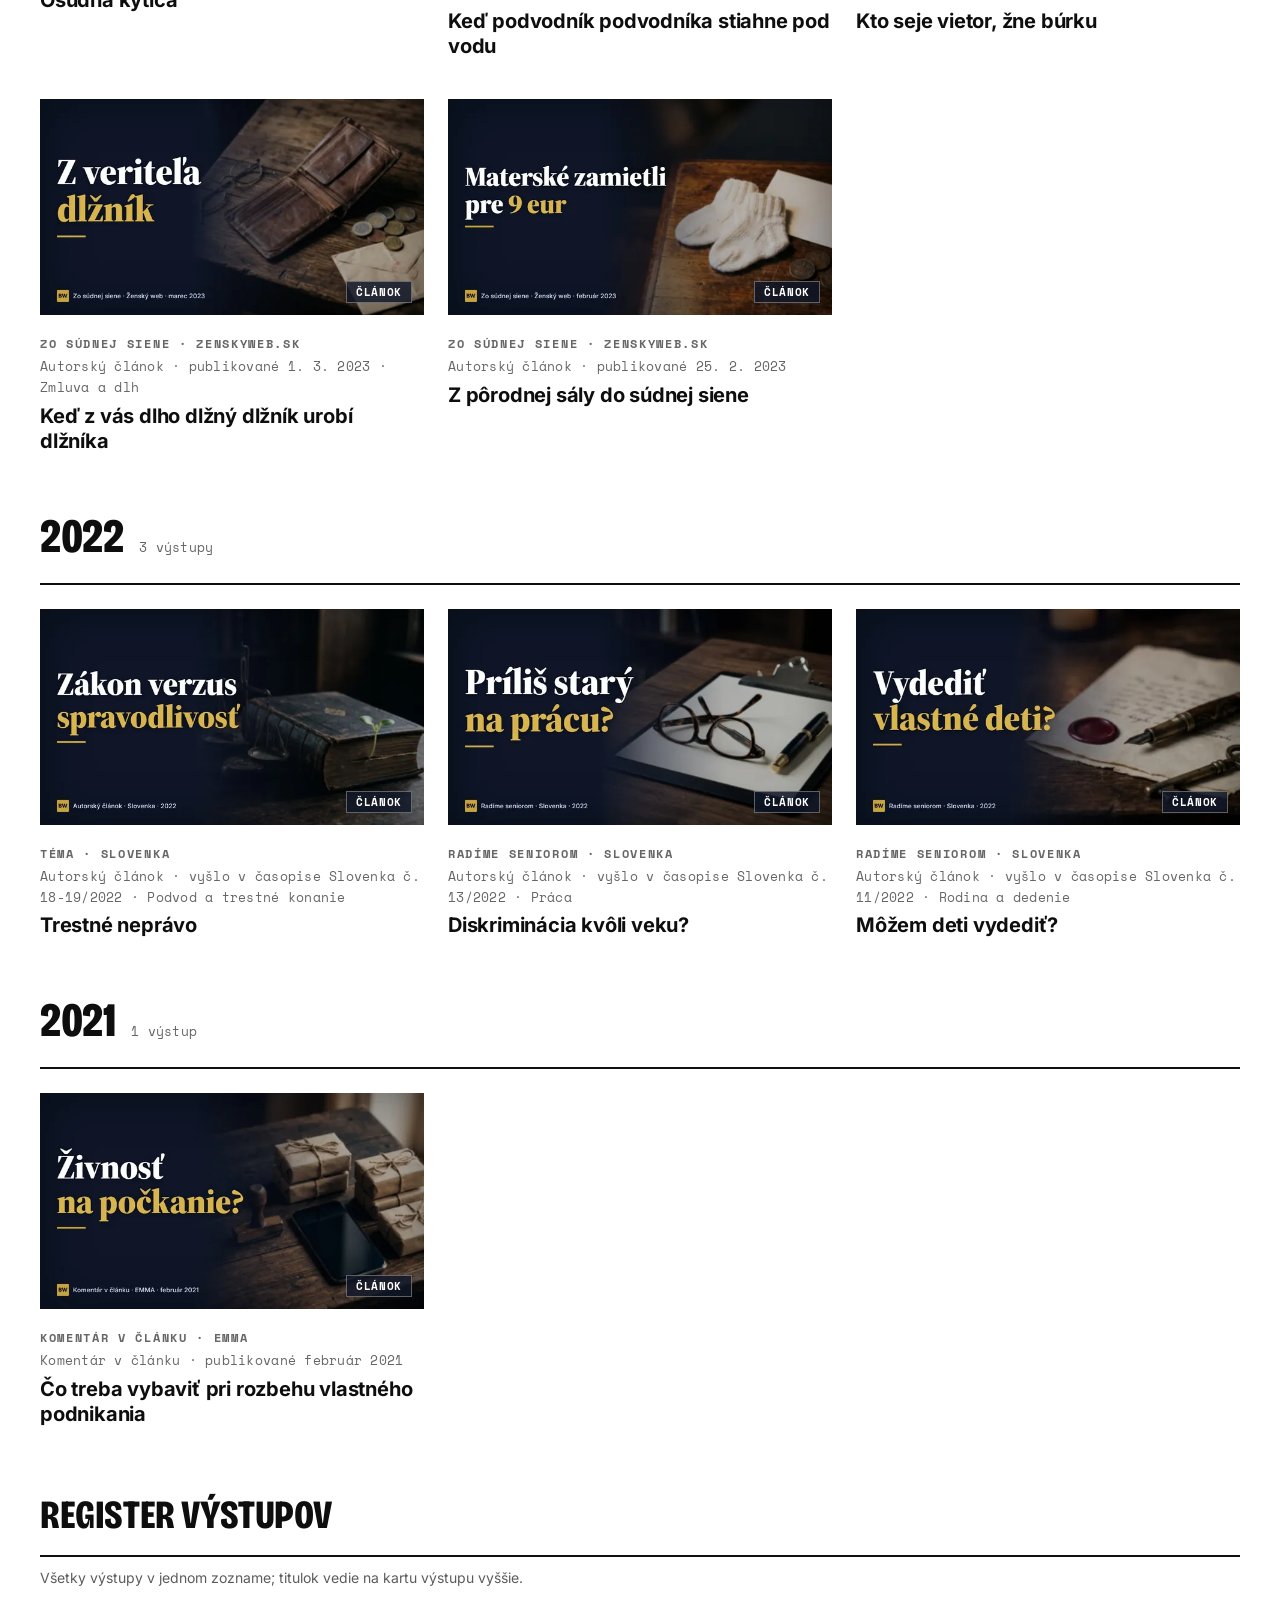
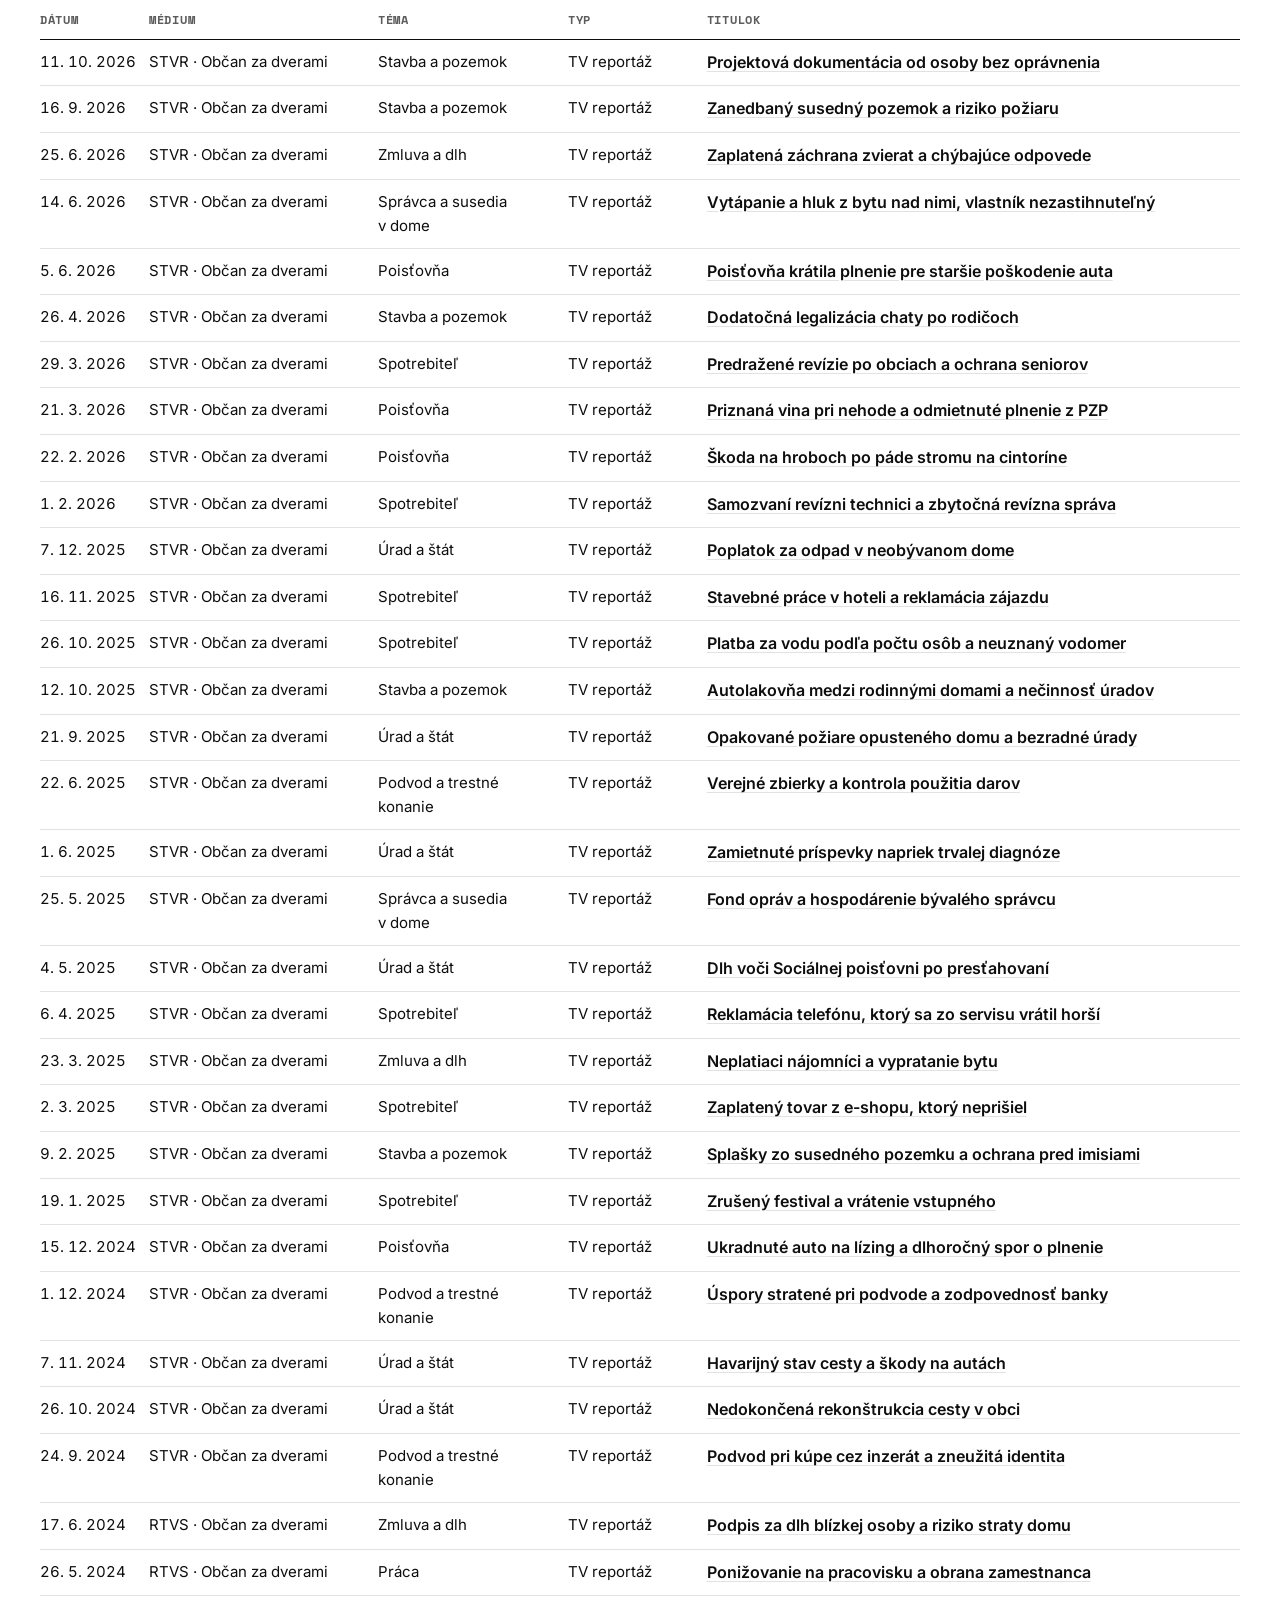
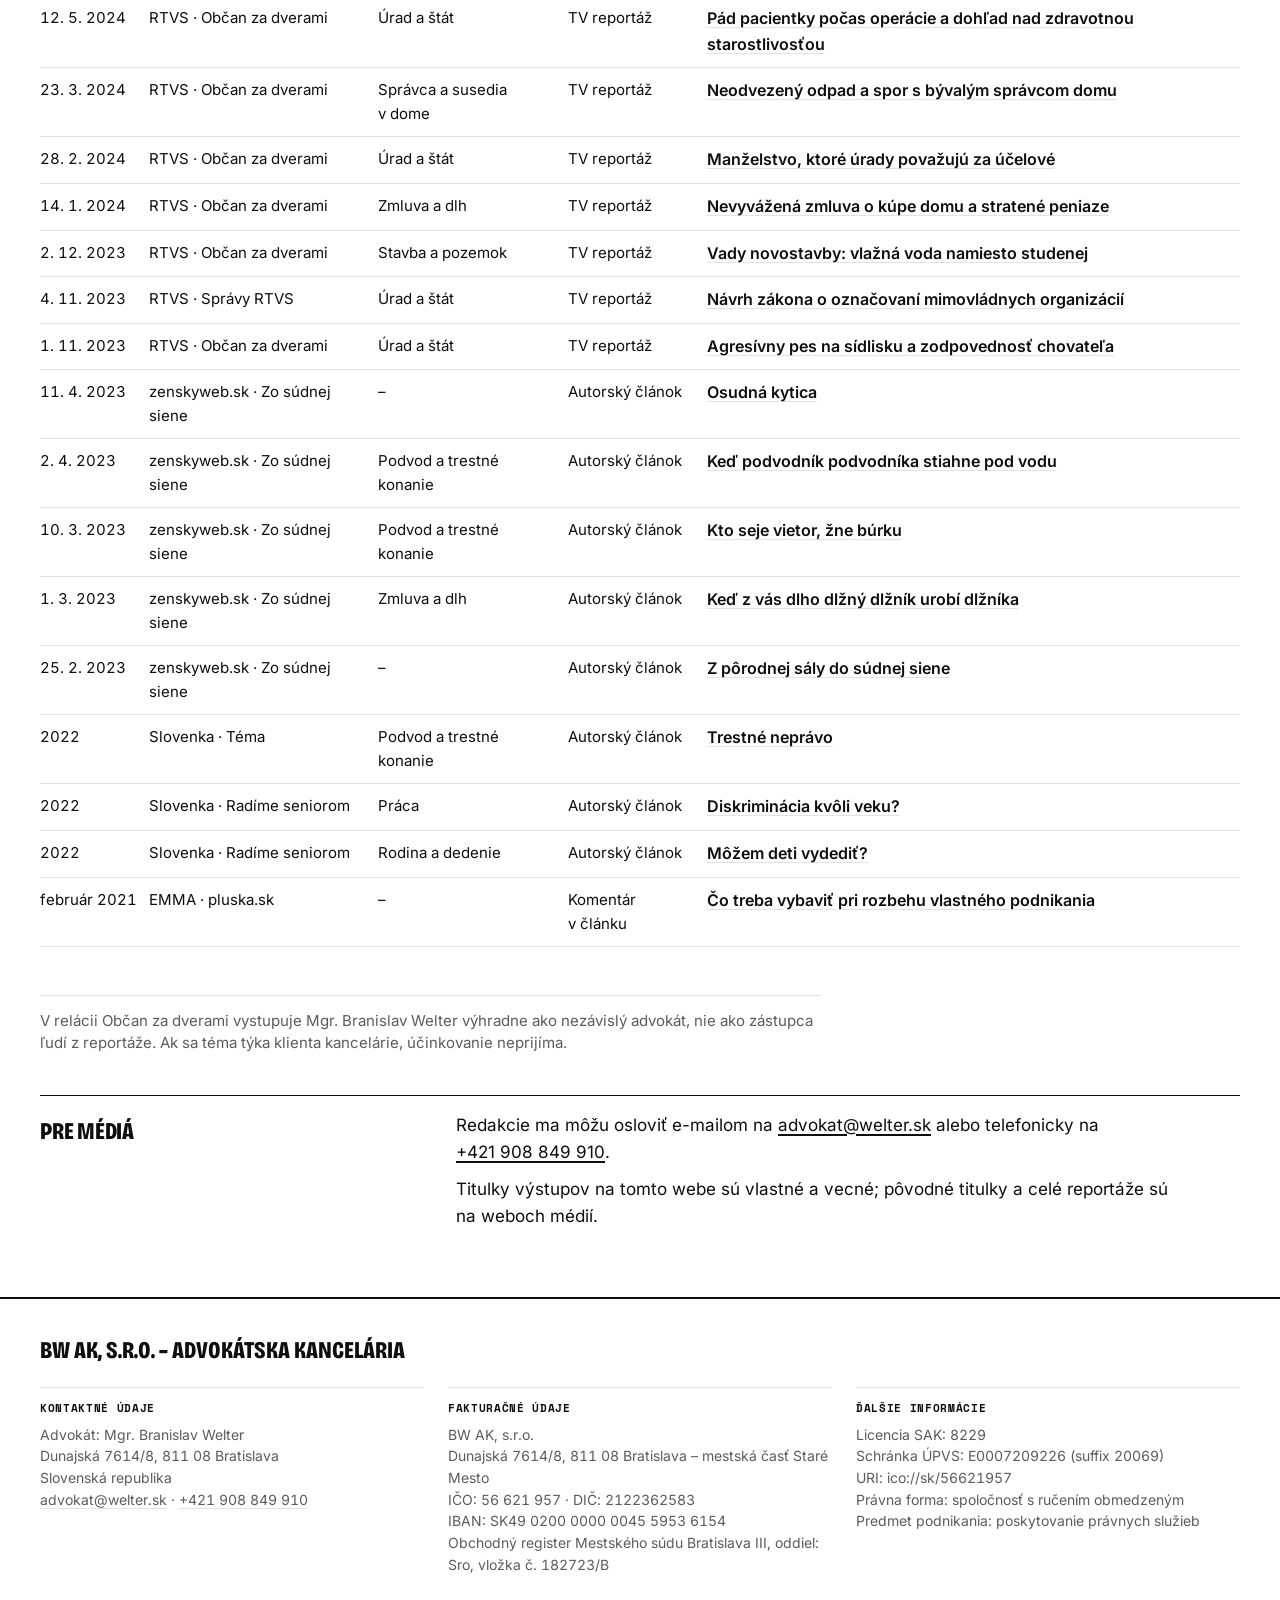
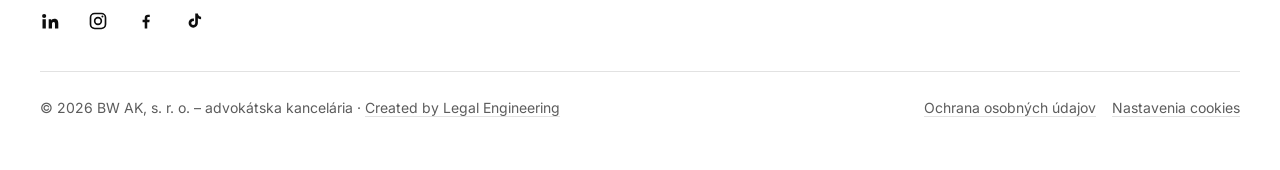
<file: 2023/11/02/susedov-ohrozoval-agresivny-pes-bez-vodzky/index.html>
<!doctype html>
<html lang="sk">
<head>
<meta charset="utf-8">
<title>Agresívny pes na sídlisku a&nbsp;zodpovednosť chovateľa – presunuté</title>
<link rel="canonical" href="https://www.welter.sk/media/">
<meta name="robots" content="noindex, follow">
<meta http-equiv="refresh" content="0; url=/media/#rtvs-2023-11-01-agresivny-pes">
<meta name="viewport" content="width=device-width, initial-scale=1">
<script>location.replace("/media/" + location.search + "#rtvs-2023-11-01-agresivny-pes");</script>
</head>
<body>
<p>Stránka sa presunula na <a href="/media/#rtvs-2023-11-01-agresivny-pes">https://www.welter.sk/media/#rtvs-2023-11-01-agresivny-pes</a>.</p>
</body>
</html>
</file>
<file: assets/css/fonts.css>
/* welter.sk – písma Brand v1 (Bricolage Grotesque, Inter, Source Serif 4, Space Mono, Caveat; SIL OFL 1.1, self-host). */
/* latin-ext */
@font-face {
  font-family: 'Bricolage Grotesque';
  font-style: normal;
  font-weight: 400 800;
  font-stretch: 75% 100%;
  font-display: swap;
  src: url(../fonts/BricolageGrotesque-normal-400-800-latin-ext.woff2) format('woff2');
  unicode-range: U+0100-02BA, U+02BD-02C5, U+02C7-02CC, U+02CE-02D7, U+02DD-02FF, U+0304, U+0308, U+0329, U+1D00-1DBF, U+1E00-1E9F, U+1EF2-1EFF, U+2020, U+20A0-20AB, U+20AD-20C4, U+2113, U+2C60-2C7F, U+A720-A7FF;
}

/* latin */
@font-face {
  font-family: 'Bricolage Grotesque';
  font-style: normal;
  font-weight: 400 800;
  font-stretch: 75% 100%;
  font-display: swap;
  src: url(../fonts/BricolageGrotesque-normal-400-800-latin.woff2) format('woff2');
  unicode-range: U+0000-00FF, U+0131, U+0152-0153, U+02BB-02BC, U+02C6, U+02DA, U+02DC, U+0304, U+0308, U+0329, U+2000-206F, U+20AC, U+2122, U+2191, U+2193, U+2212, U+2215, U+FEFF, U+FFFD;
}



/* latin-ext */
@font-face {
  font-family: 'Caveat';
  font-style: normal;
  font-weight: 600;
  font-display: swap;
  src: url(../fonts/Caveat-normal-600-latin-ext.woff2) format('woff2');
  unicode-range: U+0100-02BA, U+02BD-02C5, U+02C7-02CC, U+02CE-02D7, U+02DD-02FF, U+0304, U+0308, U+0329, U+1D00-1DBF, U+1E00-1E9F, U+1EF2-1EFF, U+2020, U+20A0-20AB, U+20AD-20C4, U+2113, U+2C60-2C7F, U+A720-A7FF;
}

/* latin */
@font-face {
  font-family: 'Caveat';
  font-style: normal;
  font-weight: 600;
  font-display: swap;
  src: url(../fonts/Caveat-normal-600-latin.woff2) format('woff2');
  unicode-range: U+0000-00FF, U+0131, U+0152-0153, U+02BB-02BC, U+02C6, U+02DA, U+02DC, U+0304, U+0308, U+0329, U+2000-206F, U+20AC, U+2122, U+2191, U+2193, U+2212, U+2215, U+FEFF, U+FFFD;
}



/* latin-ext */
@font-face {
  font-family: 'Caveat';
  font-style: normal;
  font-weight: 700;
  font-display: swap;
  src: url(../fonts/Caveat-normal-700-latin-ext.woff2) format('woff2');
  unicode-range: U+0100-02BA, U+02BD-02C5, U+02C7-02CC, U+02CE-02D7, U+02DD-02FF, U+0304, U+0308, U+0329, U+1D00-1DBF, U+1E00-1E9F, U+1EF2-1EFF, U+2020, U+20A0-20AB, U+20AD-20C4, U+2113, U+2C60-2C7F, U+A720-A7FF;
}

/* latin */
@font-face {
  font-family: 'Caveat';
  font-style: normal;
  font-weight: 700;
  font-display: swap;
  src: url(../fonts/Caveat-normal-700-latin.woff2) format('woff2');
  unicode-range: U+0000-00FF, U+0131, U+0152-0153, U+02BB-02BC, U+02C6, U+02DA, U+02DC, U+0304, U+0308, U+0329, U+2000-206F, U+20AC, U+2122, U+2191, U+2193, U+2212, U+2215, U+FEFF, U+FFFD;
}






/* latin-ext */
@font-face {
  font-family: 'Inter';
  font-style: normal;
  font-weight: 400;
  font-display: swap;
  src: url(../fonts/Inter-normal-400-latin-ext.woff2) format('woff2');
  unicode-range: U+0100-02BA, U+02BD-02C5, U+02C7-02CC, U+02CE-02D7, U+02DD-02FF, U+0304, U+0308, U+0329, U+1D00-1DBF, U+1E00-1E9F, U+1EF2-1EFF, U+2020, U+20A0-20AB, U+20AD-20C4, U+2113, U+2C60-2C7F, U+A720-A7FF;
}

/* latin */
@font-face {
  font-family: 'Inter';
  font-style: normal;
  font-weight: 400;
  font-display: swap;
  src: url(../fonts/Inter-normal-400-latin.woff2) format('woff2');
  unicode-range: U+0000-00FF, U+0131, U+0152-0153, U+02BB-02BC, U+02C6, U+02DA, U+02DC, U+0304, U+0308, U+0329, U+2000-206F, U+20AC, U+2122, U+2191, U+2193, U+2212, U+2215, U+FEFF, U+FFFD;
}






/* latin-ext */
@font-face {
  font-family: 'Inter';
  font-style: normal;
  font-weight: 500;
  font-display: swap;
  src: url(../fonts/Inter-normal-500-latin-ext.woff2) format('woff2');
  unicode-range: U+0100-02BA, U+02BD-02C5, U+02C7-02CC, U+02CE-02D7, U+02DD-02FF, U+0304, U+0308, U+0329, U+1D00-1DBF, U+1E00-1E9F, U+1EF2-1EFF, U+2020, U+20A0-20AB, U+20AD-20C4, U+2113, U+2C60-2C7F, U+A720-A7FF;
}

/* latin */
@font-face {
  font-family: 'Inter';
  font-style: normal;
  font-weight: 500;
  font-display: swap;
  src: url(../fonts/Inter-normal-500-latin.woff2) format('woff2');
  unicode-range: U+0000-00FF, U+0131, U+0152-0153, U+02BB-02BC, U+02C6, U+02DA, U+02DC, U+0304, U+0308, U+0329, U+2000-206F, U+20AC, U+2122, U+2191, U+2193, U+2212, U+2215, U+FEFF, U+FFFD;
}






/* latin-ext */
@font-face {
  font-family: 'Inter';
  font-style: normal;
  font-weight: 600;
  font-display: swap;
  src: url(../fonts/Inter-normal-600-latin-ext.woff2) format('woff2');
  unicode-range: U+0100-02BA, U+02BD-02C5, U+02C7-02CC, U+02CE-02D7, U+02DD-02FF, U+0304, U+0308, U+0329, U+1D00-1DBF, U+1E00-1E9F, U+1EF2-1EFF, U+2020, U+20A0-20AB, U+20AD-20C4, U+2113, U+2C60-2C7F, U+A720-A7FF;
}

/* latin */
@font-face {
  font-family: 'Inter';
  font-style: normal;
  font-weight: 600;
  font-display: swap;
  src: url(../fonts/Inter-normal-600-latin.woff2) format('woff2');
  unicode-range: U+0000-00FF, U+0131, U+0152-0153, U+02BB-02BC, U+02C6, U+02DA, U+02DC, U+0304, U+0308, U+0329, U+2000-206F, U+20AC, U+2122, U+2191, U+2193, U+2212, U+2215, U+FEFF, U+FFFD;
}






/* latin-ext */
@font-face {
  font-family: 'Inter';
  font-style: normal;
  font-weight: 700;
  font-display: swap;
  src: url(../fonts/Inter-normal-700-latin-ext.woff2) format('woff2');
  unicode-range: U+0100-02BA, U+02BD-02C5, U+02C7-02CC, U+02CE-02D7, U+02DD-02FF, U+0304, U+0308, U+0329, U+1D00-1DBF, U+1E00-1E9F, U+1EF2-1EFF, U+2020, U+20A0-20AB, U+20AD-20C4, U+2113, U+2C60-2C7F, U+A720-A7FF;
}

/* latin */
@font-face {
  font-family: 'Inter';
  font-style: normal;
  font-weight: 700;
  font-display: swap;
  src: url(../fonts/Inter-normal-700-latin.woff2) format('woff2');
  unicode-range: U+0000-00FF, U+0131, U+0152-0153, U+02BB-02BC, U+02C6, U+02DA, U+02DC, U+0304, U+0308, U+0329, U+2000-206F, U+20AC, U+2122, U+2191, U+2193, U+2212, U+2215, U+FEFF, U+FFFD;
}





/* latin-ext */
@font-face {
  font-family: 'Source Serif 4';
  font-style: italic;
  font-weight: 400 700;
  font-display: swap;
  src: url(../fonts/SourceSerif4-italic-400-700-latin-ext.woff2) format('woff2');
  unicode-range: U+0100-02BA, U+02BD-02C5, U+02C7-02CC, U+02CE-02D7, U+02DD-02FF, U+0304, U+0308, U+0329, U+1D00-1DBF, U+1E00-1E9F, U+1EF2-1EFF, U+2020, U+20A0-20AB, U+20AD-20C4, U+2113, U+2C60-2C7F, U+A720-A7FF;
}

/* latin */
@font-face {
  font-family: 'Source Serif 4';
  font-style: italic;
  font-weight: 400 700;
  font-display: swap;
  src: url(../fonts/SourceSerif4-italic-400-700-latin.woff2) format('woff2');
  unicode-range: U+0000-00FF, U+0131, U+0152-0153, U+02BB-02BC, U+02C6, U+02DA, U+02DC, U+0304, U+0308, U+0329, U+2000-206F, U+20AC, U+2122, U+2191, U+2193, U+2212, U+2215, U+FEFF, U+FFFD;
}





/* latin-ext */
@font-face {
  font-family: 'Source Serif 4';
  font-style: normal;
  font-weight: 400 700;
  font-display: swap;
  src: url(../fonts/SourceSerif4-normal-400-700-latin-ext.woff2) format('woff2');
  unicode-range: U+0100-02BA, U+02BD-02C5, U+02C7-02CC, U+02CE-02D7, U+02DD-02FF, U+0304, U+0308, U+0329, U+1D00-1DBF, U+1E00-1E9F, U+1EF2-1EFF, U+2020, U+20A0-20AB, U+20AD-20C4, U+2113, U+2C60-2C7F, U+A720-A7FF;
}

/* latin */
@font-face {
  font-family: 'Source Serif 4';
  font-style: normal;
  font-weight: 400 700;
  font-display: swap;
  src: url(../fonts/SourceSerif4-normal-400-700-latin.woff2) format('woff2');
  unicode-range: U+0000-00FF, U+0131, U+0152-0153, U+02BB-02BC, U+02C6, U+02DA, U+02DC, U+0304, U+0308, U+0329, U+2000-206F, U+20AC, U+2122, U+2191, U+2193, U+2212, U+2215, U+FEFF, U+FFFD;
}


/* latin-ext */
@font-face {
  font-family: 'Space Mono';
  font-style: normal;
  font-weight: 400;
  font-display: swap;
  src: url(../fonts/SpaceMono-normal-400-latin-ext.woff2) format('woff2');
  unicode-range: U+0100-02BA, U+02BD-02C5, U+02C7-02CC, U+02CE-02D7, U+02DD-02FF, U+0304, U+0308, U+0329, U+1D00-1DBF, U+1E00-1E9F, U+1EF2-1EFF, U+2020, U+20A0-20AB, U+20AD-20C4, U+2113, U+2C60-2C7F, U+A720-A7FF;
}

/* latin */
@font-face {
  font-family: 'Space Mono';
  font-style: normal;
  font-weight: 400;
  font-display: swap;
  src: url(../fonts/SpaceMono-normal-400-latin.woff2) format('woff2');
  unicode-range: U+0000-00FF, U+0131, U+0152-0153, U+02BB-02BC, U+02C6, U+02DA, U+02DC, U+0304, U+0308, U+0329, U+2000-206F, U+20AC, U+2122, U+2191, U+2193, U+2212, U+2215, U+FEFF, U+FFFD;
}


/* latin-ext */
@font-face {
  font-family: 'Space Mono';
  font-style: normal;
  font-weight: 700;
  font-display: swap;
  src: url(../fonts/SpaceMono-normal-700-latin-ext.woff2) format('woff2');
  unicode-range: U+0100-02BA, U+02BD-02C5, U+02C7-02CC, U+02CE-02D7, U+02DD-02FF, U+0304, U+0308, U+0329, U+1D00-1DBF, U+1E00-1E9F, U+1EF2-1EFF, U+2020, U+20A0-20AB, U+20AD-20C4, U+2113, U+2C60-2C7F, U+A720-A7FF;
}

/* latin */
@font-face {
  font-family: 'Space Mono';
  font-style: normal;
  font-weight: 700;
  font-display: swap;
  src: url(../fonts/SpaceMono-normal-700-latin.woff2) format('woff2');
  unicode-range: U+0000-00FF, U+0131, U+0152-0153, U+02BB-02BC, U+02C6, U+02DA, U+02DC, U+0304, U+0308, U+0329, U+2000-206F, U+20AC, U+2122, U+2191, U+2193, U+2212, U+2215, U+FEFF, U+FFFD;
}
</file>
<file: assets/css/site.css>
/* welter.sk – Brand v1 (6. 11. 2026). Zdieľaný štýl všetkých stránok, mobile first.
   Gramatika: červený škrt = staré · limetka = nové a platí · červená ruka = komentár advokáta.
   Kontrasty (WCAG AA): atrament/biela 19,3:1 · sekundárny #5C5C5C/biela 6,7:1 · mono #666/biela 5,7:1
   červená #E5231B/biela 4,6:1 · noc: biela/#0E0E0E 19,3:1 · limetka/#0E0E0E 16,7:1.
   Limetka sa na bielom nepoužíva ako farba textu, iba ako podklad (zvýraznenie, monogram, tlačidlá).
   Písma: assets/css/fonts.css (Bricolage Grotesque, Inter, Source Serif 4, Space Mono, Caveat; SIL OFL 1.1, self-host). */


:root {
  --paper: #FFFFFF;
  --white: #F4F4F2;           /* jemný panel (TL;DR, autor) */
  --ink: #0E0E0E;
  --ink-2: #5C5C5C;
  --rule: #E2E2E2;
  --accent: #0E0E0E;          /* akcent = atrament; farbu nesie limetka a červená */
  --accent-ink: #0E0E0E;
  --red: #E5231B;
  --lime: #D4FF3A;
  --mono-ink: #666666;
  --night: #0E0E0E;
  --night-2: #1A1A1A;
  --night-rule: #2E2E2E;
  --night-text: #FFFFFF;
  --night-ink-2: #A8A8A8;
  --night-accent: #D4FF3A;    /* limetka na noci */

  --serif: "Source Serif 4", Georgia, "Times New Roman", serif;
  --sans: "Inter", "Segoe UI", system-ui, -apple-system, sans-serif;
  --cond: "Bricolage Grotesque", "Arial Narrow", system-ui, sans-serif;
  --mono: "Space Mono", ui-monospace, "Consolas", monospace;
  --hand: "Caveat", "Segoe Print", cursive;

  --maxw: 1200px;
  --gutter: 24px;
  --pad: 20px;
}
@media (min-width: 720px) { :root { --pad: 32px; } }

*, *::before, *::after { box-sizing: border-box; }
html { -webkit-text-size-adjust: 100%; text-size-adjust: 100%; }
body {
  margin: 0;
  background: var(--paper);
  color: var(--ink);
  font-family: var(--serif);
  font-size: 1.125rem;
  line-height: 1.55;
  font-optical-sizing: auto;
  font-kerning: normal;
  text-rendering: optimizeLegibility;
}
img { max-width: 100%; height: auto; display: block; }
a { color: inherit; text-decoration: none; }
p { margin: 0 0 1em; }
h1, h2, h3, h4 { margin: 0; font-weight: 500; }

/* Prístupnosť */
.skip {
  position: absolute; left: -9999px; top: 0;
  background: var(--ink); color: var(--paper);
  padding: 10px 16px; font-family: var(--sans); z-index: 10;
}
.skip:focus { left: 12px; top: 12px; }
:focus-visible {
  outline: 2px solid var(--accent);
  outline-offset: 3px;
  border-radius: 1px;
}
.night :focus-visible { outline-color: var(--night-text); }
.sr-only {
  position: absolute; width: 1px; height: 1px; padding: 0; margin: -1px;
  overflow: hidden; clip: rect(0 0 0 0); white-space: nowrap; border: 0;
}

/* Rastre */
.wrap { max-width: calc(var(--maxw) + 2 * var(--pad)); margin: 0 auto; padding: 0 var(--pad); }
.grid { display: grid; grid-template-columns: repeat(12, minmax(0, 1fr)); column-gap: var(--gutter); }
.grid > * { grid-column: 1 / -1; }

/* Metadáta – Source Sans, malé verzálky */
.kicker, .meta, .nav a, .label, .btn-filter, .tag {
  font-family: var(--sans);
  letter-spacing: 0.06em;
  font-variant-numeric: tabular-nums;
}
.kicker {
  display: inline-block;
  font-size: 0.8125rem; font-weight: 600;
  text-transform: uppercase;
  color: var(--accent);
}
.meta { font-size: 0.875rem; color: var(--ink-2); letter-spacing: 0.02em; }
.meta time, time { font-variant-numeric: tabular-nums lining-nums; }

.rule { border: 0; border-top: 1px solid var(--rule); margin: 0; }
.rule--ink { border-top-color: var(--ink); }

/* Odkazy s bordó podčiarknutím pri hoveri */
.u {
  text-decoration: underline;
  text-decoration-color: transparent;
  text-decoration-thickness: 1px;
  text-underline-offset: 0.18em;
  transition: text-decoration-color .15s ease, color .15s ease;
}
.u:hover, a:hover .u { text-decoration-color: var(--accent); }
.night .u:hover, .night a:hover .u { text-decoration-color: var(--night-accent); }

/* ---------- HLAVIČKA (novinová hlava) ---------- */
.masthead { padding-top: 14px; }
.dateline {
  display: flex; justify-content: space-between; gap: 12px; flex-wrap: wrap;
  font-family: var(--sans); font-size: 0.75rem; letter-spacing: 0.06em;
  text-transform: uppercase; color: var(--ink-2);
  padding-bottom: 10px; border-bottom: 1px solid var(--rule);
}
.masthead__bar {
  display: flex; flex-wrap: wrap; align-items: flex-end; justify-content: space-between;
  gap: 12px 24px; padding: 18px 0 14px;
  border-bottom: 1px solid var(--ink);
}
.brand { display: block; line-height: 1.1; }
.brand__name {
  font-family: var(--serif); font-size: 1.375rem; font-weight: 600;
  font-variation-settings: "opsz" 36; letter-spacing: -0.005em;
}
.brand__firm {
  display: block; margin-top: 4px;
  font-family: var(--sans); font-size: 0.75rem; letter-spacing: 0.08em;
  text-transform: uppercase; color: var(--ink-2);
}
.nav ul { list-style: none; margin: 0; padding: 0; display: flex; flex-wrap: wrap; gap: 4px 0; }
.nav li + li::before { content: "·"; color: var(--rule); padding: 0 10px; font-family: var(--sans); }
.nav a {
  font-size: 0.875rem; font-weight: 600; text-transform: uppercase;
  padding: 6px 0; display: inline-block;
  text-decoration: underline; text-decoration-color: transparent;
  text-underline-offset: 6px; text-decoration-thickness: 2px;
}
.nav a:hover, .nav a[aria-current="page"] { text-decoration-color: var(--accent); }
@media (min-width: 720px) { .brand__name { font-size: 1.625rem; } }

/* ---------- HERO ---------- */
.hero { padding: 40px 0 48px; }
.hero .kicker { margin-bottom: 18px; }
.hero__h1 {
  grid-column: 1 / -1;
  font-size: clamp(3.4rem, 11.5vw, 8.5rem);
  line-height: 0.94;
  font-weight: 500;
  font-variation-settings: "opsz" 72;
  letter-spacing: -0.025em;
  margin-bottom: 28px;
}
.hero__h1 em { font-style: normal; }
.hero__text { grid-column: 1 / -1; }
.hero__sub {
  font-size: clamp(1.5rem, 3.2vw, 2.125rem);
  line-height: 1.2; font-weight: 400;
  font-style: italic;
  font-variation-settings: "opsz" 48;
  margin-bottom: 22px;
  max-width: 24ch;
}
.hero__lede {
  font-size: 1.25rem; line-height: 1.6; color: var(--ink);
  max-width: 38em;
}
.hero__lede::first-letter {
  float: left; font-size: 4.1em; line-height: 0.82; padding: 0.06em 0.08em 0 0;
  font-weight: 500; color: var(--accent); font-variation-settings: "opsz" 72;
}
.portrait { grid-column: 1 / -1; margin: 32px 0 0; }
.portrait img { width: 100%; aspect-ratio: 4 / 5; object-fit: cover; filter: grayscale(0.15) contrast(1.02); }
.portrait figcaption { margin-top: 8px; font-family: var(--sans); font-size: 0.8125rem; color: var(--ink-2); line-height: 1.4; }
.portrait figcaption strong { color: var(--ink); font-weight: 600; }
@media (min-width: 900px) {
  .hero { padding: 56px 0 72px; }
  .hero__h1 { grid-column: 1 / span 10; margin-bottom: 40px; }
  .hero__text { grid-column: 1 / span 7; padding-top: 6px; border-top: 1px solid var(--ink); }
  .hero__sub { margin-top: 18px; }
  .portrait { grid-column: 9 / span 4; margin: 0; border-top: 1px solid var(--ink); padding-top: 24px; }
}

/* ---------- SEKCIE ---------- */
.section { padding: 48px 0; }
@media (min-width: 900px) { .section { padding: 72px 0; } }
.section__head { display: flex; align-items: baseline; justify-content: space-between; gap: 16px; margin-bottom: 28px; flex-wrap: wrap; }
.h2 {
  font-size: clamp(2rem, 4.4vw, 2.5rem); line-height: 1.08;
  font-weight: 500; font-variation-settings: "opsz" 60; letter-spacing: -0.015em;
}
.section__head .kicker { display: block; margin-bottom: 8px; }

/* ---------- OBLASTI ---------- */
.areas { display: grid; grid-template-columns: 1fr; gap: 40px var(--gutter); }
.area { border-top: 1px solid var(--ink); padding-top: 16px; }
.area__top { display: flex; justify-content: space-between; align-items: flex-start; }
.area__num {
  font-family: var(--serif); font-size: 3rem; line-height: 1; font-weight: 300;
  font-variation-settings: "opsz" 72; color: var(--accent);
  font-variant-numeric: lining-nums tabular-nums;
}
.area__fig { width: 100%; max-width: 280px; margin: 8px 0 14px; }
.area__fig svg { width: 100%; height: auto; display: block; }
.area h3 {
  font-size: 1.5rem; line-height: 1.18; font-weight: 600;
  font-variation-settings: "opsz" 36; margin-bottom: 14px; letter-spacing: -0.005em;
}
.area p { font-size: 1.0625rem; line-height: 1.6; hyphens: auto; -webkit-hyphens: auto; }
@media (min-width: 900px) {
  .areas { grid-template-columns: repeat(3, 1fr); }
  .area + .area { border-left: 1px solid var(--rule); padding-left: var(--gutter); margin-left: calc(var(--gutter) / -2); }
}

/* ---------- NOC: mediálny pás ---------- */
.night {
  background: var(--night); color: var(--night-text);
  padding: 56px 0 64px;
}
@media (min-width: 900px) { .night { padding: 80px 0 88px; } }
.night .kicker { color: var(--night-accent); }
.night .meta { color: var(--night-ink-2); }
.night__head { margin-bottom: 36px; }
.night__head .h2 { color: var(--night-text); margin: 8px 0 18px; }
.night__intro { font-size: 1.25rem; line-height: 1.55; max-width: 40em; color: var(--night-text); }
.night__intro::after { content: ""; display: block; width: 64px; border-top: 1px solid var(--night-accent); margin-top: 24px; }
@media (min-width: 900px) {
  .night__head { display: grid; grid-template-columns: repeat(12, 1fr); column-gap: var(--gutter); }
  .night__head > div { grid-column: 1 / span 8; }
}

.media-grid { display: grid; grid-template-columns: 1fr; gap: 40px var(--gutter); }
@media (min-width: 1000px) {
  .media-grid { grid-template-columns: repeat(12, minmax(0,1fr)); }
  .lead-card { grid-column: 1 / span 8; }
  .side-list { grid-column: 9 / span 4; border-left: 1px solid var(--night-rule); padding-left: var(--gutter); }
}

/* Náhľad videa */
.frame { position: relative; display: block; background: var(--night-2); overflow: hidden; }
.frame img { width: 100%; aspect-ratio: 16 / 9; object-fit: cover; }
.play {
  position: absolute; left: 16px; bottom: 16px;
  width: 48px; height: 48px; border-radius: 50%;
  background: var(--accent);
  display: grid; place-items: center;
  box-shadow: 0 0 0 1px rgba(242,238,230,.35);
  transition: background-color .15s ease, transform .15s ease;
}
.play svg { width: 16px; height: 16px; margin-left: 3px; fill: var(--paper); }
.play--sm { width: 30px; height: 30px; left: 8px; bottom: 8px; }
.play--sm svg { width: 10px; height: 10px; margin-left: 2px; }
a:hover .play, a:focus-visible .play { background: var(--accent-ink); transform: scale(1.04); }

/* Lower-third motív pod záberom – rýmuje sa s menovkou STVR */
.lower-third {
  display: flex; align-items: stretch; gap: 0;
  font-family: var(--sans); font-size: 0.8125rem; letter-spacing: 0.06em; text-transform: uppercase;
}
.lower-third b {
  background: var(--accent); color: var(--paper); font-weight: 600;
  padding: 7px 12px;
}
.lower-third span { padding: 7px 12px; color: var(--night-ink-2); border-bottom: 1px solid var(--night-rule); flex: 1; }

.lead-card a.cover { display: block; }
.lead-card__body { padding-top: 22px; }
.lead-card__kick { display: flex; flex-wrap: wrap; gap: 6px 14px; align-items: baseline; margin-bottom: 10px; }
.lead-card h3, .lead-card .lead-card__t {
  font-size: clamp(1.5rem, 3vw, 1.75rem); line-height: 1.2; font-weight: 500;
  font-variation-settings: "opsz" 48; margin-bottom: 12px; max-width: 30ch;
}
.lead-card p { color: var(--night-ink-2); font-size: 1.0625rem; max-width: 38em; }
.ext {
  font-family: var(--sans); font-size: 0.9375rem; font-weight: 600; letter-spacing: 0.02em;
  color: var(--night-text); display: inline-flex; gap: 6px; align-items: center;
}
.ext:hover { color: var(--night-accent); }

.tag {
  display: inline-block; font-size: 0.6875rem; font-weight: 700; text-transform: uppercase;
  padding: 2px 6px 1px; border: 1px solid currentColor; line-height: 1.4;
}
.night .tag--new { color: var(--night-accent); }
.tag--new { color: var(--accent); }

.side-list ol { list-style: none; margin: 0; padding: 0; }
.side-list li + li { border-top: 1px solid var(--night-rule); }
.side-item { display: grid; grid-template-columns: 120px 1fr; gap: 14px; padding: 16px 0; align-items: start; }
.side-list li:first-child .side-item { padding-top: 0; }
.side-item .frame img { aspect-ratio: 16/9; }
.side-item h4 {
  font-family: var(--serif); font-size: 1.0625rem; line-height: 1.28; font-weight: 500;
  font-variation-settings: "opsz" 24; margin-top: 4px;
}
.side-item .kicker { font-size: 0.6875rem; }
.side-item .meta { font-size: 0.8125rem; display: flex; gap: 8px; align-items: center; margin-top: 2px; }

/* Typografická karta (výstup bez náhľadu) – názov relácie na noci */
.typo {
  position: relative; display: flex; flex-direction: column; justify-content: flex-start;
  aspect-ratio: 16 / 9; background: var(--night-2);
  border: 1px solid var(--night-rule);
  padding: 7% 7%; color: var(--night-text); overflow: hidden;
}
.typo__show {
  font-family: var(--serif); font-style: italic; font-weight: 400;
  font-size: clamp(1.4rem, 3.4vw, 2.6rem); line-height: 1; font-variation-settings: "opsz" 72;
}
.typo__net { font-family: var(--sans); font-size: 0.6875rem; letter-spacing: 0.12em; text-transform: uppercase; color: var(--night-ink-2); margin-bottom: 6px; }
.typo__foot { margin: 0 -7.6%; }
.typo--sm { padding: 10px 10px 0; }
.typo--sm .typo__show { font-size: 0.95rem; }
.typo--sm .typo__net { font-size: 0.5rem; margin-bottom: 2px; }
.typo--sm .typo__foot { display: none; }
.typo--sm .play--sm { left: auto; right: 8px; }

.all-link {
  display: flex; justify-content: space-between; align-items: center; gap: 16px;
  border-top: 1px solid var(--ink); border-bottom: 1px solid var(--rule);
  padding: 18px 0; margin-top: 0;
  font-family: var(--sans); font-weight: 600; font-size: 1rem; letter-spacing: 0.02em;
}
.all-link .arrow { color: var(--accent); font-size: 1.25rem; }
.all-link:hover .u { text-decoration-color: var(--accent); }

/* Z tlače – článkové karty (svetlé, bez obrazu a bez play) */
.press { padding: 40px 0 0; }
.press__grid { display: grid; grid-template-columns: 1fr; gap: 0 var(--gutter); }
@media (min-width: 640px) { .press__grid { grid-template-columns: repeat(2, 1fr); } }
@media (min-width: 1000px) { .press__grid { grid-template-columns: repeat(4, 1fr); } }
.paper-card {
  display: flex; flex-direction: column; gap: 8px;
  padding: 18px 0 22px; border-top: 1px solid var(--rule);
}
.paper-card .quote-mark { font-family: var(--serif); font-size: 2.5rem; line-height: .6; color: var(--accent); height: 18px; }
.paper-card h4 { font-size: 1.25rem; line-height: 1.25; font-weight: 500; font-variation-settings: "opsz" 30; }
.paper-card .meta { margin-top: auto; }
.paper-card .read { font-family: var(--sans); font-size: .875rem; font-weight: 600; color: var(--accent); }

/* ---------- ANALÝZY (titulky) ---------- */
.headlines { display: grid; grid-template-columns: 1fr; gap: 0 var(--gutter); }
.hl { padding: 20px 0 24px; border-top: 1px solid var(--rule); }
.hl:first-child { border-top: 1px solid var(--ink); }
.hl h3 { font-weight: 500; font-variation-settings: "opsz" 48; letter-spacing: -0.01em; }
.hl.hl--lead h3 { font-size: clamp(1.75rem, 3.6vw, 2.5rem); line-height: 1.1; margin: 10px 0 14px; }
.hl--lead .perex { font-style: italic; font-size: 1.1875rem; line-height: 1.55; color: var(--ink); max-width: 36em; }
.hl h3 { font-size: 1.375rem; line-height: 1.2; margin: 8px 0 10px; }
.hl .perex { font-size: 1.0625rem; color: var(--ink-2); }
.hl .tag--sample { color: var(--ink-2); margin-left: 8px; }
@media (min-width: 900px) {
  .headlines { grid-template-columns: repeat(12, 1fr); }
  .hl--lead { grid-column: 1 / span 7; grid-row: span 2; padding-right: var(--gutter); border-right: 1px solid var(--rule); margin-right: calc(var(--gutter) / -1); }
  .hl:not(.hl--lead) { grid-column: 9 / span 4; }
  .hl:nth-child(2) { border-top: 1px solid var(--ink); }
}

/* ---------- KONTAKT ---------- */
.contact__mail {
  display: inline-block;
  font-size: clamp(2rem, 7vw, 4.25rem); line-height: 1.05; font-weight: 400;
  font-variation-settings: "opsz" 72; letter-spacing: -0.02em;
  word-break: break-word; margin: 8px 0 18px;
  text-decoration: underline; text-decoration-color: var(--rule); text-decoration-thickness: 2px;
  text-underline-offset: 0.12em;
}
.contact__mail:hover { text-decoration-color: var(--accent); }
.contact__row { display: grid; grid-template-columns: 1fr; gap: 20px var(--gutter); border-top: 1px solid var(--rule); padding-top: 20px; }
.contact__row .label { display: block; font-size: .75rem; text-transform: uppercase; color: var(--ink-2); margin-bottom: 4px; }
.contact__row a, .contact__row address { font-style: normal; font-size: 1.375rem; font-variation-settings: "opsz" 30; }
@media (min-width: 720px) { .contact__row { grid-template-columns: repeat(3, 1fr); } }

/* ---------- PÄTA ---------- */
.footer { border-top: 1px solid var(--ink); padding: 32px 0 40px; font-family: var(--sans); font-size: .875rem; color: var(--ink-2); }
.footer__brand { font-family: var(--serif); font-size: 1.25rem; color: var(--ink); margin-bottom: 18px; }
.footer dl { margin: 0; display: grid; grid-template-columns: 1fr; gap: 20px var(--gutter); }
.footer dl > div { border-top: 1px solid var(--rule); padding-top: 12px; }
.footer dt { text-transform: uppercase; letter-spacing: .06em; font-size: .6875rem; font-weight: 700; color: var(--ink); margin-bottom: 6px; }
.footer dd { margin: 0; line-height: 1.55; font-variant-numeric: tabular-nums; }
.footer__bottom { display: flex; flex-wrap: wrap; justify-content: space-between; gap: 12px; margin-top: 28px; padding-top: 14px; border-top: 1px solid var(--rule); }
.footer__bottom a { text-decoration: underline; text-decoration-color: var(--rule); text-underline-offset: 3px; }
.footer__bottom a:hover { text-decoration-color: var(--accent); color: var(--ink); }
.footer__bottom nav a + a { margin-left: 16px; }
@media (min-width: 720px) { .footer dl { grid-template-columns: repeat(3, 1fr); } }

/* ---------- STRÁNKA MÉDIÁ ---------- */
.page-head { padding: 40px 0 28px; }
.page-head h1 { font-size: clamp(3rem, 8vw, 5rem); line-height: .98; font-variation-settings: "opsz" 72; letter-spacing: -0.02em; font-weight: 500; margin: 10px 0 18px; }
.page-head p { max-width: 38em; font-size: 1.1875rem; }
.filters { display: grid; gap: 14px; padding: 16px 0 18px; border-top: 1px solid var(--ink); border-bottom: 1px solid var(--rule); }
.filters fieldset { border: 0; padding: 0; margin: 0; display: flex; flex-wrap: wrap; gap: 8px; align-items: center; }
.filters legend { float: left; font-family: var(--sans); font-size: .75rem; letter-spacing: .06em; text-transform: uppercase; color: var(--ink-2); margin-right: 8px; padding: 0; min-width: 4.5em; }
.btn-filter {
  font-size: .8125rem; font-weight: 600; text-transform: uppercase;
  background: transparent; color: var(--ink); border: 1px solid var(--rule);
  padding: 7px 12px 6px; cursor: pointer; border-radius: 0; min-height: 36px;
}
.btn-filter:hover { border-color: var(--ink); }
.btn-filter[aria-pressed="true"] { background: var(--ink); color: var(--paper); border-color: var(--ink); }
.count { font-family: var(--sans); font-size: .875rem; color: var(--ink-2); padding-top: 12px; }
.year { padding: 28px 0 8px; }
.year__h { display: flex; align-items: baseline; gap: 16px; border-bottom: 1px solid var(--ink); padding-bottom: 8px; margin-bottom: 24px; }
.year__h h2 { font-size: 2.5rem; font-variation-settings: "opsz" 72; font-weight: 400; font-variant-numeric: lining-nums; }
.cards { display: grid; grid-template-columns: 1fr; gap: 32px var(--gutter); }
@media (min-width: 640px) { .cards { grid-template-columns: repeat(2, 1fr); } }
@media (min-width: 1000px) { .cards { grid-template-columns: repeat(3, 1fr); } }
.card { display: flex; flex-direction: column; }
.card .frame { margin-bottom: 0; }
.card .lower-third span { color: var(--ink-2); border-bottom-color: var(--rule); }
.card__body { padding-top: 14px; }
.card h3 { font-size: 1.25rem; line-height: 1.25; font-weight: 500; font-variation-settings: "opsz" 30; margin: 6px 0 8px; }
.card .ctx { font-size: 1rem; color: var(--ink-2); margin: 0; }
.card--paper { background: var(--white); border-top: 2px solid var(--ink); padding: 18px 18px 20px; }
.card--paper .quote-mark { font-family: var(--serif); font-size: 3rem; line-height: .5; color: var(--accent); height: 22px; }
.card--paper .read { font-family: var(--sans); font-size: .875rem; font-weight: 600; color: var(--accent); margin-top: 10px; display: inline-block; }
.card[hidden], .year[hidden] { display: none; }

/* ---------- ČLÁNOK ---------- */
.article-head { padding: 40px 0 8px; }
.article-head h1 {
  font-size: clamp(2.1rem, 4.4vw, 3.5rem); line-height: 1.06; text-wrap: balance; font-weight: 500;
  font-variation-settings: "opsz" 72; letter-spacing: -0.02em; margin: 12px 0 22px;
}
.article-head .perex {
  font-style: italic; font-size: clamp(1.25rem, 2.4vw, 1.5rem); line-height: 1.5;
  font-variation-settings: "opsz" 36; max-width: 34em;
}
.byline { display: flex; flex-wrap: wrap; gap: 6px 18px; align-items: baseline; border-top: 1px solid var(--ink); border-bottom: 1px solid var(--rule); padding: 12px 0; margin-top: 22px; font-family: var(--sans); font-size: .9375rem; }
.byline strong { font-weight: 600; }
.state { color: var(--accent); font-weight: 600; letter-spacing: .02em; }
.tldr { background: var(--white); border-left: 3px solid var(--accent); padding: 20px 22px; margin: 32px 0 8px; }
.tldr h2, .row > .txt .tldr h2 { font-family: var(--sans); font-size: .8125rem; letter-spacing: .06em; text-transform: uppercase; font-weight: 700; color: var(--accent); margin-bottom: 10px; }
.tldr ul { margin: 0; padding-left: 1.1em; font-size: 1.0625rem; line-height: 1.55; }
.tldr li + li { margin-top: 6px; }

.body { padding-top: 16px; padding-bottom: 24px; }
.row { display: grid; grid-template-columns: 1fr; column-gap: var(--gutter); }
.row > .txt { font-size: 1.25rem; line-height: 1.6; hyphens: auto; -webkit-hyphens: auto; }
.row > .txt p { margin-bottom: 1.1em; }
.row > .txt ul { padding-left: 1.2em; margin: 0 0 1.2em; }
.row > .txt li { margin-bottom: .55em; }
.row > .txt h2 { font-size: clamp(1.6rem, 3.4vw, 2.1rem); line-height: 1.15; font-variation-settings: "opsz" 48; margin: 1.4em 0 .5em; font-weight: 500; }
.note {
  font-family: var(--sans); font-size: .875rem; line-height: 1.45; color: var(--ink-2);
  border-top: 1px solid var(--accent); padding: 8px 0 0; margin: -4px 0 22px;
}
.note b { display: block; color: var(--ink); font-weight: 600; letter-spacing: .02em; }
.note .sym { color: var(--accent); font-family: var(--serif); font-size: 1.1rem; margin-right: 4px; }
@media (min-width: 1000px) {
  .row { grid-template-columns: repeat(12, minmax(0,1fr)); }
  .row > .txt { grid-column: 2 / span 7; }
  .row > .note { grid-column: 10 / span 3; margin: 6px 0 0; align-self: start; }
  .article-head .inner { grid-column: 2 / span 9; }
  .article-head .grid > .inner { grid-column: 2 / span 9; }
}
.rulings { width: 100%; border-collapse: collapse; font-size: 1.0625rem; margin: 0 0 1.4em; }
.rulings th, .rulings td { text-align: left; vertical-align: top; padding: 12px 12px 12px 0; border-top: 1px solid var(--rule); }
.rulings thead th { font-family: var(--sans); font-size: .75rem; letter-spacing: .06em; text-transform: uppercase; color: var(--ink-2); border-top: 1px solid var(--ink); }
.rulings td:first-child { white-space: nowrap; font-family: var(--sans); font-weight: 600; font-size: .9375rem; }
.rulings td:first-child small { display: block; font-weight: 400; color: var(--ink-2); font-variant-numeric: tabular-nums; }
.cta { border-top: 1px solid var(--ink); border-bottom: 1px solid var(--ink); padding: 18px 0; font-style: italic; }
.cta a { font-style: normal; color: var(--accent); text-decoration: underline; text-underline-offset: 3px; }
.sources { font-family: var(--sans); font-size: .9375rem; line-height: 1.5; }
.sources h2 { font-family: var(--sans); font-size: .8125rem; letter-spacing: .06em; text-transform: uppercase; font-weight: 700; margin: 0 0 10px; }
.sources ol { padding-left: 1.3em; margin: 0; }
.sources li { margin-bottom: 4px; }
.disclaimer { font-family: var(--sans); font-size: .875rem; color: var(--ink-2); }
.author { display: grid; grid-template-columns: 88px 1fr; gap: 18px; background: var(--white); padding: 20px; border-top: 2px solid var(--ink); margin: 28px 0; }
.author img { width: 88px; height: 110px; object-fit: cover; }
.author h2 { font-size: 1.25rem; font-weight: 600; margin-bottom: 4px; }
.author p { font-size: 1rem; margin: 0 0 6px; color: var(--ink-2); }
.author a { font-family: var(--sans); font-size: .9375rem; font-weight: 600; color: var(--accent); }


@media (prefers-reduced-motion: reduce) { * { transition: none !important; } }
@media print { .night { background: #fff; color: #000; } .masthead nav, .filters { display: none; } }

/* Hero – odkaz na najnovší výstup (rytmus svetlo → tma) */
.hero__latest { display: grid; gap: 4px; margin-top: 28px; padding: 14px 0 0; border-top: 1px solid var(--rule); max-width: 38em; }
.hero__latest-t { font-size: 1.25rem; line-height: 1.3; font-variation-settings: "opsz" 30; }
.hero__latest:hover .u { text-decoration-color: var(--accent); }
@media (min-width: 900px) {
  .hero__text { grid-column: 1 / span 8; }
  .portrait { grid-column: 10 / span 3; }
  .hero__lede { font-size: 1.375rem; }
}
.typo--sm .typo__net { display: none; }
.typo--sm .typo__show { font-size: .8125rem; line-height: 1.1; }
@media (max-width: 899px) { .portrait { max-width: 340px; } }
.typo__net, .typo__show { display: block; }

/* =====================================================================
   v4 produkcia – doplnky k prototypu B
   ===================================================================== */
:root { --cb-bg: #0E0E0E; --cb-fg: #FFFFFF; --cb-accent: #D4FF3A; --cb-font: "Inter", "Segoe UI", system-ui, sans-serif; }
.cb button { min-height: 44px; }

/* Dotykové plochy min. 44 px */
.nav a { min-height: 44px; display: inline-flex; align-items: center; }
.btn-filter { min-height: 44px; }
.footer__bottom a, .footer__bottom button { min-height: 44px; display: inline-flex; align-items: center; }
.linkbtn { background: none; border: 0; padding: 0; font: inherit; color: inherit; cursor: pointer;
  text-decoration: underline; text-decoration-color: var(--rule); text-underline-offset: 3px; }
.linkbtn:hover { text-decoration-color: var(--accent); color: var(--ink); }
.footer__bottom nav { display: flex; flex-wrap: wrap; gap: 0 16px; }
.footer__bottom nav a + a { margin-left: 0; }
.footer a { text-decoration: underline; text-decoration-color: var(--rule); text-underline-offset: 3px; }

/* Náhľady – vlastné (štýl A) a záložná typografická karta */
.thumb { position: relative; display: block; background: var(--night-2); overflow: hidden; aspect-ratio: 16 / 9; }
.thumb img { width: 100%; height: 100%; object-fit: cover; }
.thumb .play { left: auto; right: 12px; bottom: 12px; width: 44px; height: 44px; opacity: .92; }
.thumb .play--sm { display: none; } /* malý náhľad: headline vľavo, tvár vpravo – tlačidlo by ich prekrylo */
a:hover .thumb .play, a:focus-visible .thumb .play { opacity: 1; }
.typo { aspect-ratio: 16 / 9; justify-content: space-between; gap: 8px; }
.typo__title { font-family: var(--serif); font-size: clamp(1.05rem, 2.2vw, 1.5rem); line-height: 1.15; font-variation-settings: "opsz" 36; max-width: 18ch; color: var(--night-text); }
.typo__date { font-family: var(--sans); font-size: .75rem; letter-spacing: .06em; text-transform: uppercase; color: var(--night-ink-2); font-variant-numeric: tabular-nums; }
.typo__rule { display: block; width: 40px; border-top: 1px solid var(--night-accent); }
.typo--sm { padding: 8px 10px; gap: 2px; }
.typo--sm .typo__title, .typo--sm .typo__date, .typo--sm .typo__rule { display: none; }
.typo .play { left: auto; right: 12px; bottom: 12px; }

.side-item { grid-template-columns: 160px 1fr; }
@media (max-width: 420px) { .side-item { grid-template-columns: 120px 1fr; } }

.ctxline { font-family: var(--sans); font-size: .875rem; color: var(--night-ink-2); letter-spacing: .02em; margin: 0 0 10px; font-variant-numeric: tabular-nums; }
.card .ctxline { color: var(--ink-2); margin: 0; }

/* Poznámka o účinkovaní v relácii */
.media-note { margin: 36px 0 0; padding-top: 14px; border-top: 1px solid var(--night-rule);
  font-family: var(--sans); font-size: .9375rem; line-height: 1.5; color: var(--night-ink-2); max-width: 52em; }
.media-note--light { border-top-color: var(--rule); color: var(--ink-2); margin: 24px 0 0; }
.night .all-link { border-top-color: var(--night-text); border-bottom-color: var(--night-rule); margin-top: 32px; color: var(--night-text); }
.night .all-link .arrow { color: var(--night-accent); }
.night .all-link:hover .u { text-decoration-color: var(--night-accent); }

/* S5 figúra – pretrhnutá reťaz */
.night__fig { display: none; }
@media (min-width: 900px) {
  .night__head > .night__fig { display: block; grid-column: 10 / span 3; align-self: center; }
  .night__fig svg { width: 100%; height: auto; }
}

/* Breadcrumbs */
.crumbs { font-family: var(--sans); font-size: .8125rem; color: var(--ink-2); padding: 12px 0 0; }
.crumbs ol { list-style: none; margin: 0; padding: 0; display: flex; flex-wrap: wrap; gap: 4px; }
.crumbs li + li::before { content: "/"; padding: 0 6px; color: var(--ink-2); }
.crumbs a { text-decoration: underline; text-decoration-color: var(--rule); text-underline-offset: 3px; display: inline-block; padding: 10px 0; }
.crumbs [aria-current] { display: inline; }
.crumbs li:last-child { padding: 10px 0; min-width: 0; }

/* Médiá – filtre, hlavný výstup a register */
.filters legend { min-width: 3.5em; }
.media-lead { padding: 8px 0 32px; }
.media-lead .lower-third span { color: var(--ink-2); border-bottom-color: var(--rule); }
.media-lead .lead-card p, .media-lead .ctxline { color: var(--ink-2); }
.media-lead .ext { color: var(--ink); }
.media-lead .ext:hover { color: var(--accent); }
.media-lead .kicker { color: var(--accent); }
.card__body .kicker { font-size: .75rem; }
.card .typo { border: 0; }
.register { padding: 40px 0 24px; }
.register h2 { font-size: 2rem; font-weight: 400; font-variation-settings: "opsz" 60; border-bottom: 1px solid var(--ink); padding-bottom: 8px; margin-bottom: 0; }
.register__wrap { overflow-x: auto; }
.reg { width: 100%; border-collapse: collapse; font-family: var(--sans); font-size: .9375rem; }
.reg caption { text-align: left; padding: 10px 0; color: var(--ink-2); font-size: .875rem; }
.reg th, .reg td { text-align: left; vertical-align: top; padding: 10px 12px 10px 0; border-bottom: 1px solid var(--rule); }
.reg thead th { font-size: .75rem; letter-spacing: .06em; text-transform: uppercase; color: var(--ink-2); font-weight: 600; border-bottom-color: var(--ink); white-space: nowrap; }
.reg td:first-child { white-space: nowrap; font-variant-numeric: tabular-nums; }
.reg td.t { font-family: var(--serif); font-size: 1.0625rem; }
.reg td.t a { text-decoration: underline; text-decoration-color: var(--rule); text-underline-offset: 3px; }
.reg td.t a:hover { text-decoration-color: var(--accent); }
.reg tr[hidden] { display: none; }
@media (max-width: 719px) {
  .reg thead { display: none; }
  .reg tr { display: grid; grid-template-columns: 1fr; padding: 10px 0; border-bottom: 1px solid var(--rule); }
  .reg td { border: 0; padding: 2px 0; }
  .reg td.c-tema, .reg td.c-typ, .reg td.c-med { color: var(--ink-2); font-size: .8125rem; }
}
.press-desk { border-top: 1px solid var(--ink); margin: 40px 0 56px; padding-top: 16px; display: grid; gap: 12px var(--gutter); }
.press-desk h2 { font-size: 1.5rem; font-weight: 500; }
.press-desk p { max-width: 42em; margin: 0 0 .6em; }
.press-desk a { color: var(--accent); text-decoration: underline; text-underline-offset: 3px; }
@media (min-width: 900px) { .press-desk { grid-template-columns: 4fr 8fr; } }

/* Postrehy – zoznam */
.plist { list-style: none; margin: 0 0 64px; padding: 0; border-top: 1px solid var(--ink); }
.plist li { border-bottom: 1px solid var(--rule); padding: 22px 0 24px; display: grid; gap: 6px var(--gutter); }
.plist h2 { font-size: clamp(1.5rem, 3vw, 2rem); line-height: 1.15; font-weight: 500; font-variation-settings: "opsz" 48; margin: 0 0 8px; }
.plist .perex { font-size: 1.0625rem; color: var(--ink-2); max-width: 44em; margin: 0; }
@media (min-width: 900px) { .plist li { grid-template-columns: 3fr 9fr; } .plist .plist__meta { padding-top: 8px; } }
.hl--only { grid-column: 1 / -1 !important; border-right: 0 !important; margin-right: 0 !important; padding-right: 0 !important; }
.upcoming { font-family: var(--sans); font-size: .9375rem; color: var(--ink-2); border-top: 1px solid var(--rule); padding-top: 14px; margin: 0; }

/* Článok – Markdown prvky */
.row > .txt a { color: var(--accent); text-decoration: underline; text-underline-offset: 3px; }
.row > .txt ol { padding-left: 1.3em; margin: 0 0 1.2em; }
.row > .txt li { margin-bottom: .55em; }
.table-wrap { overflow-x: auto; margin: 0 0 1.4em; }
.row > .txt table { width: 100%; border-collapse: collapse; font-size: 1.0625rem; }
.row > .txt th, .row > .txt td { text-align: left; vertical-align: top; padding: 12px 12px 12px 0; border-top: 1px solid var(--rule); }
.row > .txt thead th { font-family: var(--sans); font-size: .75rem; letter-spacing: .06em; text-transform: uppercase; color: var(--ink-2); border-top: 1px solid var(--ink); }
.row > .txt td:first-child { font-family: var(--sans); font-weight: 600; font-size: .9375rem; min-width: 8.5em; }
.sources a { color: var(--accent); text-decoration: underline; text-underline-offset: 3px; }
.disclaimer a { text-decoration: underline; text-underline-offset: 3px; }

/* Textové stránky (ochrana údajov, 404) */
.prose { max-width: 44em; padding-bottom: 64px; }
.prose h2 { font-size: 1.625rem; font-weight: 500; font-variation-settings: "opsz" 48; margin: 1.6em 0 .5em; padding-top: 12px; border-top: 1px solid var(--rule); }
.prose p { font-size: 1.125rem; line-height: 1.6; }
.prose a { color: var(--accent); text-decoration: underline; text-underline-offset: 3px; }
.prose code { font-family: var(--sans); font-size: .95em; background: var(--white); padding: 0 4px; }
.prose .upd { font-family: var(--sans); font-size: .9375rem; color: var(--ink-2); margin-top: 2em; }
.btn { font-family: var(--sans); font-weight: 600; font-size: .9375rem; letter-spacing: .02em; min-height: 44px;
  padding: 8px 18px; background: var(--ink); color: var(--paper); border: 1px solid var(--ink); cursor: pointer; }
.btn:hover { background: var(--accent); border-color: var(--accent); }

/* Kontakt */
.contact__note { font-size: 1.125rem; max-width: 40em; margin: 0 0 8px; }
.contact__row small { display: block; font-family: var(--sans); font-size: .875rem; color: var(--ink-2); margin-top: 6px; line-height: 1.45; }
.contact__row a.maplink { font-family: var(--sans); font-size: .9375rem; color: var(--accent); text-decoration: underline; text-underline-offset: 3px; display: inline-block; margin-top: 2px; padding: 4px 0; min-height: 24px; }

@media print { .filters, .cb { display: none !important; } }

@media (min-width: 1000px) { .media-lead .lead-card { max-width: calc((100% - 11 * var(--gutter)) / 12 * 8 + 7 * var(--gutter)); } }

/* Cieľová plocha odkazov mimo textu aspoň 24 × 24 px (WCAG 2.5.8) */
.ext { min-height: 24px; padding: 2px 0; }

[hidden] { display: none !important; }

/* Náhľady článkov (štýl A bez tváre): rám ako video, bez play, štítok „Článok“ */
.thumb__tag { position: absolute; right: 12px; bottom: 12px; font-family: var(--sans); font-size: .6875rem; font-weight: 600;
  letter-spacing: .08em; text-transform: uppercase; color: var(--paper); background: rgba(15,22,40,.82);
  border: 1px solid rgba(242,238,230,.35); padding: 5px 9px 4px; line-height: 1; }
.paper-card.has-thumb .thumb { margin-bottom: 6px; }
.paper-card.has-thumb .thumb__tag { right: 8px; bottom: 8px; }

/* =====================================================================
   BRAND v1 (6. 11. 2026) – typografia, primitíva a pohyb
   Titulky: úzke verzálky Bricolage · text: Inter · citácie a perex: Source Serif 4
   popisky a dátumy: Space Mono · ruka: Caveat (dočasne, neskôr vlastný rukopis)
   ===================================================================== */
body { font-family: var(--sans); font-size: 1.0625rem; line-height: 1.6; background: var(--paper); }
h1, h2, h3, h4 { font-family: var(--sans); font-weight: 700; letter-spacing: -0.01em; }
::selection { background: var(--lime); color: var(--ink); }
:focus-visible { outline: 3px solid var(--ink); outline-offset: 3px; box-shadow: 0 0 0 6px var(--lime); border-radius: 0; }
.night :focus-visible { outline-color: var(--lime); box-shadow: none; }
.skip { color: var(--ink); background: var(--lime); font-weight: 700; }

/* Primitíva */
.cond,
.hero__h1, .h2, .page-head h1, .article-head h1, .year__h h2, .register h2,
.hl.hl--lead h3, .plist h2, .row > .txt h2, .press-desk h2, .prose h2 {
  font-family: var(--cond); font-weight: 800; font-stretch: 75%; font-variation-settings: normal;
  text-transform: uppercase; letter-spacing: -0.01em;
}
.mk { background: linear-gradient(var(--lime), var(--lime)) no-repeat 0 62% / 100% 80%; padding: 0 .08em;
  -webkit-box-decoration-break: clone; box-decoration-break: clone; color: var(--ink); }
.x { color: #8A8A8A; text-decoration: line-through; text-decoration-color: var(--red); text-decoration-thickness: .12em; }
.hand { font-family: var(--hand); font-weight: 700; color: var(--red); text-transform: none; letter-spacing: 0; font-stretch: 100%; }
.wb { display: inline-flex; align-items: center; justify-content: center; flex: 0 0 auto;
  background: var(--lime); color: var(--ink); font: 800 1em/1 var(--cond); font-stretch: 75%; width: 1.25em; height: 1.25em; }

/* Metadáta: Space Mono */
.kicker, .meta, .label, .tag, .dateline, .byline, .crumbs, .footer dt, .count, .filters legend,
.rulings thead th, .reg thead th, .row > .txt thead th, .typo__date, .typo__net, .thumb__tag, .ctxline, .lower-third, .upcoming {
  font-family: var(--mono); letter-spacing: .06em;
}
.kicker { color: var(--mono-ink); font-weight: 700; font-size: .75rem; letter-spacing: .14em; }
.meta { color: var(--mono-ink); font-size: .8125rem; letter-spacing: .02em; }
.night .kicker { color: var(--lime); }
.night .meta { color: var(--night-ink-2); }

/* Odkazy: podčiarknutie atramentom, pri hoveri limetkový podklad */
.u { text-decoration-thickness: 2px; text-underline-offset: .16em; }
.u:hover, a:hover .u { text-decoration-color: var(--ink); background: linear-gradient(var(--lime), var(--lime)) no-repeat 0 70% / 100% 55%; }
.night .u:hover, .night a:hover .u { text-decoration-color: var(--lime); background: none; }
.row > .txt a, .prose a, .sources a, .cta a, .press-desk a, .author a, .contact__row a.maplink, .paper-card .read, .card--paper .read {
  color: var(--ink); text-decoration: underline; text-decoration-color: var(--ink); text-decoration-thickness: 1.5px; text-underline-offset: 3px;
}
.row > .txt a:hover, .prose a:hover, .sources a:hover, .cta a:hover, .press-desk a:hover, .author a:hover, .contact__row a.maplink:hover {
  background: var(--lime);
}

/* Hlavička */
.masthead { padding-top: 10px; background: var(--paper); }
.dateline { font-size: .6875rem; letter-spacing: .12em; color: var(--mono-ink); border-bottom: 0; padding-bottom: 6px; }
.masthead__bar { border-bottom: 2px solid var(--ink); padding: 12px 0; align-items: center; }
.brand { display: flex; align-items: center; gap: 12px; }
.brand .wb { font-size: 2rem; }
.brand__name { font-family: var(--cond); font-weight: 800; font-stretch: 75%; font-variation-settings: normal; text-transform: uppercase; font-size: 1.5rem; line-height: .95; letter-spacing: 0; }
.brand__firm { font-family: var(--mono); font-weight: 700; font-size: .6875rem; letter-spacing: .12em; color: var(--mono-ink); margin-top: 3px; }
.nav li + li::before { content: none; }
.nav ul { gap: 0 18px; }
.nav a { font-family: var(--sans); font-weight: 700; font-size: .8125rem; letter-spacing: .08em; text-underline-offset: 7px; text-decoration-thickness: 3px; }
.nav a:hover, .nav a[aria-current="page"] { text-decoration-color: var(--lime); }
@media (min-width: 720px) { .brand__name { font-size: 1.875rem; } .brand .wb { font-size: 2.4rem; } }

/* Hero */
.hero { padding: 28px 0 48px; }
.hero__h1 { font-size: clamp(4.2rem, 17vw, 11.5rem); line-height: .84; margin-bottom: 30px; }
.hero__h1 .hand { display: inline-block; font-size: .26em; vertical-align: middle; transform: rotate(-5deg); margin-left: .2em; white-space: nowrap; }
.hero__sub { font-family: var(--serif); font-style: italic; font-weight: 400; font-variation-settings: normal; font-size: clamp(1.4rem, 2.8vw, 1.9rem); max-width: 26ch; }
.hero__lede { font-size: 1.125rem; line-height: 1.65; }
.hero__lede::first-letter { float: none; font-size: inherit; line-height: inherit; padding: 0; font-weight: inherit; color: inherit; }
.hero__latest { border-top: 2px solid var(--ink); }
.hero__latest-t { font-family: var(--sans); font-weight: 700; font-size: 1.125rem; }
@media (min-width: 900px) {
  .hero { padding: 40px 0 72px; }
  .hero__h1 { grid-column: 1 / span 9; margin-bottom: 44px; }
  .hero__text { border-top: 2px solid var(--ink); }
  .hero__lede { font-size: 1.1875rem; }
  .portrait { border-top: 2px solid var(--ink); }
}
.portrait { position: relative; }
.portrait picture { position: relative; display: block; }
.portrait picture::after { content: "W" / ""; position: absolute; right: 14px; bottom: 14px; width: 1.25em; height: 1.25em;
  display: flex; align-items: center; justify-content: center; background: var(--lime); color: var(--ink);
  font: 800 1.75rem/1 var(--cond); font-stretch: 75%; }
.portrait img { filter: none; }
.portrait figcaption { font-family: var(--mono); font-size: .75rem; letter-spacing: .04em; }

/* Sekcie a oblasti */
.h2 { font-size: clamp(2.4rem, 6vw, 4rem); line-height: .9; }
.section__head .kicker { margin-bottom: 10px; }
.area { border-top: 2px solid var(--ink); }
.area__num { font-family: var(--mono); font-weight: 700; font-size: .875rem; letter-spacing: .1em; color: var(--ink);
  background: var(--lime); padding: 4px 8px; line-height: 1.2; }
.area h3 { font-family: var(--sans); font-weight: 700; font-size: 1.375rem; line-height: 1.22; font-variation-settings: normal; }
.area p { font-size: 1rem; }
.rule--ink { border-top: 2px solid var(--ink); }

/* Noc (médiá) */
.night__head .h2 { color: var(--night-text); }
.night__intro { font-family: var(--serif); font-size: 1.1875rem; }
.night__intro::after { border-top: 4px solid var(--lime); }
.lower-third b { background: var(--lime); color: var(--ink); font-weight: 700; }
.play { background: var(--lime); box-shadow: none; }
.play svg { fill: var(--ink); }
a:hover .play, a:focus-visible .play { background: #FFFFFF; }
.lead-card h3, .lead-card .lead-card__t, .side-item h4, .card h3, .paper-card h3, .paper-card h4, .hl h3 {
  font-family: var(--sans); font-weight: 700; font-variation-settings: normal; letter-spacing: -0.01em;
}
.side-item h4 { font-size: 1rem; }
.ext:hover { color: var(--lime); }
.tag--new, .night .tag--new { color: var(--ink); background: var(--lime); border-color: var(--lime); }
.typo__show, .typo__title { font-family: var(--cond); font-weight: 800; font-stretch: 75%; font-style: normal; text-transform: uppercase; font-variation-settings: normal; }
.typo__rule { border-top: 3px solid var(--lime); }
.all-link { border-top: 2px solid var(--ink); font-family: var(--sans); font-weight: 700; }
.all-link .arrow { color: var(--ink); background: var(--lime); padding: 0 .3em; }
.night .all-link .arrow { color: var(--ink); background: var(--lime); }

/* Z tlače, postrehy */
.paper-card { border-top: 2px solid var(--ink); }
.paper-card .read, .card--paper .read { font-family: var(--sans); font-weight: 700; }
.hl:first-child, .hl:nth-child(2) { border-top: 2px solid var(--ink); }
.hl.hl--lead h3 { font-size: clamp(2rem, 4.6vw, 3.25rem); line-height: .92; }
.hl--lead .perex, .article-head .perex, .plist .perex { font-family: var(--serif); }
.plist { border-top: 2px solid var(--ink); }
.plist h2 { font-size: clamp(1.75rem, 3.6vw, 2.5rem); line-height: .92; }

/* Kontakt a päta */
.contact__mail { font-family: var(--cond); font-weight: 800; font-stretch: 75%; font-variation-settings: normal; letter-spacing: 0;
  text-decoration-color: var(--lime); text-decoration-thickness: .12em; }
.contact__mail:hover { text-decoration-color: var(--ink); background: var(--lime); }
.contact__row a, .contact__row address { font-family: var(--sans); font-size: 1.1875rem; font-weight: 600; font-variation-settings: normal; }
.footer { border-top: 2px solid var(--ink); }
.footer__brand { font-family: var(--cond); font-weight: 800; font-stretch: 75%; text-transform: uppercase; font-size: 1.5rem; }
.footer__bottom a:hover, .linkbtn:hover { text-decoration-color: var(--ink); background: var(--lime); }

/* Médiá – podstránka */
.page-head h1 { font-size: clamp(3.4rem, 11vw, 7rem); line-height: .86; }
.filters { border-top: 2px solid var(--ink); }
.btn-filter { font-family: var(--mono); font-weight: 700; letter-spacing: .06em; border: 2px solid var(--rule); }
.btn-filter:hover { border-color: var(--ink); }
.btn-filter[aria-pressed="true"] { background: var(--ink); color: #FFFFFF; border-color: var(--ink); box-shadow: inset 0 -4px 0 var(--lime); }
.year__h { border-bottom: 2px solid var(--ink); }
.year__h h2 { font-size: 3rem; }
.register h2 { font-size: 2.5rem; border-bottom: 2px solid var(--ink); }
.reg td.t { font-family: var(--sans); font-weight: 600; font-size: 1rem; }
/* register na mobile: dátum + popisky v jednom riadku, titulok pod nimi */
@media (max-width: 719px) {
  .reg tr { display: flex; flex-wrap: wrap; align-items: baseline; gap: 0 10px; padding: 12px 0; }
  .reg tr[hidden] { display: none; }
  .reg td { padding: 0; line-height: 1.5; }
  .reg td:first-child, .reg td.c-med, .reg td.c-tema, .reg td.c-typ { font-family: var(--mono); font-size: .75rem; color: var(--ink-2); }
  .reg td:first-child { color: var(--ink); font-weight: 700; }
  .reg td.t { flex-basis: 100%; margin-top: 4px; }
  .reg td.c-med::before, .reg td.c-tema::before, .reg td.c-typ::before { content: "· "; color: var(--muted, #777); }
}
.card--paper { border-top: 2px solid var(--ink); }
.card--paper .quote-mark, .paper-card .quote-mark { font-family: var(--serif); color: var(--red); }
.media-lead .ext:hover { color: var(--ink); background: var(--lime); }
.btn { font-family: var(--sans); font-weight: 700; color: #FFFFFF; }
.btn:hover { background: var(--lime); border-color: var(--ink); color: var(--ink); }

/* Článok: čitateľnosť dlhého textu */
.article-head h1 { font-size: clamp(2.5rem, 6.4vw, 5rem); line-height: .9; text-wrap: balance; }
.byline { border-top: 2px solid var(--ink); font-size: .8125rem; }
.byline strong { font-family: var(--sans); font-weight: 700; letter-spacing: 0; }
.state { color: var(--ink); font-weight: 700; padding: 1px 6px;
  background: linear-gradient(var(--lime), var(--lime)) no-repeat 0 0 / 100% 100%; }
.tldr { background: var(--white); border-left: 6px solid var(--lime); }
.tldr h2, .row > .txt .tldr h2 { font-family: var(--mono); color: var(--ink); letter-spacing: .12em; }
.tldr ul { font-size: 1rem; }
.row > .txt { font-family: var(--serif); font-size: 1.1875rem; line-height: 1.65; max-width: 38em; }
.row > .txt h2 { font-size: clamp(1.9rem, 4vw, 2.6rem); line-height: .92; margin: 1.5em 0 .5em; }
.row > .txt h3 { font-family: var(--sans); font-size: 1.1875rem; }
.row > .txt table, .rulings { font-family: var(--sans); font-size: .9375rem; }
.row > .txt blockquote { margin: 1.2em 0; padding: 4px 0 4px 18px; border-left: 4px solid var(--ink); font-style: italic; }
.note { font-family: var(--sans); border-top: 2px solid var(--red); }
.note .sym { color: var(--red); font-family: var(--hand); font-size: 1.4rem; }
.cta { border-top: 2px solid var(--ink); border-bottom: 2px solid var(--ink); font-family: var(--serif); }
.author { border-top: 2px solid var(--ink); }
.author h2 { font-family: var(--sans); }
.prose h2 { font-size: 2rem; line-height: .95; }
.prose p { font-size: 1.0625rem; }
.prose code { font-family: var(--mono); font-size: .875em; }

/* Pohyb: úder titulku, škrt, zvýraznenie (len pri načítaní, rešpektuje prefers-reduced-motion) */
.st { position: relative; display: inline-block; text-decoration: none; }
.st::after { content: ""; position: absolute; left: -3%; right: -3%; top: 50%; height: .1em; background: var(--red); border-radius: 3px; }
@media (prefers-reduced-motion: no-preference) {
  @keyframes bv1-slam { 0% { opacity: 0; transform: scale(1.6); } 60% { opacity: 1; transform: scale(.97); } 100% { opacity: 1; transform: none; } }
  @keyframes bv1-draw { from { transform: scaleX(0); } to { transform: scaleX(1); } }
  @keyframes bv1-gray { from { color: var(--ink); } to { color: #8A8A8A; } }
  @keyframes bv1-mark { from { background-size: 0% 80%; } to { background-size: 100% 80%; } }
  @keyframes bv1-fill { from { background-size: 0% 100%; } to { background-size: 100% 100%; } }
  @keyframes bv1-pop { from { opacity: 0; transform: translateY(10px) rotate(-5deg); } to { opacity: 1; transform: rotate(-5deg); } }
  .hero__h1, .page-head h1, .article-head h1 { transform-origin: 0 60%; animation: bv1-slam .32s cubic-bezier(.2,1.4,.4,1) both; }
  .st { animation: bv1-gray .01s .55s both; }
  .st::after { transform-origin: left; animation: bv1-draw .22s .45s cubic-bezier(.7,0,.3,1) both; }
  .hero__h1 .mk { animation: bv1-mark .28s .75s ease-out both; }
  .hero__h1 .hand { animation: bv1-pop .25s 1.05s ease-out both; }
  .state { animation: bv1-fill .3s .5s ease-out both; }
}
@media print { .mk, .state, .wb, .area__num { background: none !important; } }
.hero__h1 .st { color: #8A8A8A; }
@media (min-width: 900px) {
  .hero__h1 { grid-row: 2; font-size: clamp(6rem, 10.5vw, 10rem); }
  .hero__text { grid-row: 3; }
  .portrait { grid-row: 2 / span 2; align-self: start; margin-top: 12px; }
}

/* Sociálne siete v pätičke (inline SVG, bez skriptov tretích strán) */
.footer__social { display: flex; flex-wrap: wrap; gap: 4px; margin-top: 24px; margin-left: -12px; }
.footer .footer__social a { width: 44px; height: 44px; display: inline-flex; align-items: center; justify-content: center; color: var(--ink); text-decoration: none; border-radius: 2px; transition: background-color .15s; }
.footer .footer__social a:hover, .footer .footer__social a:focus-visible { background: var(--lime); }
.footer__social svg { display: block; }
</file>
